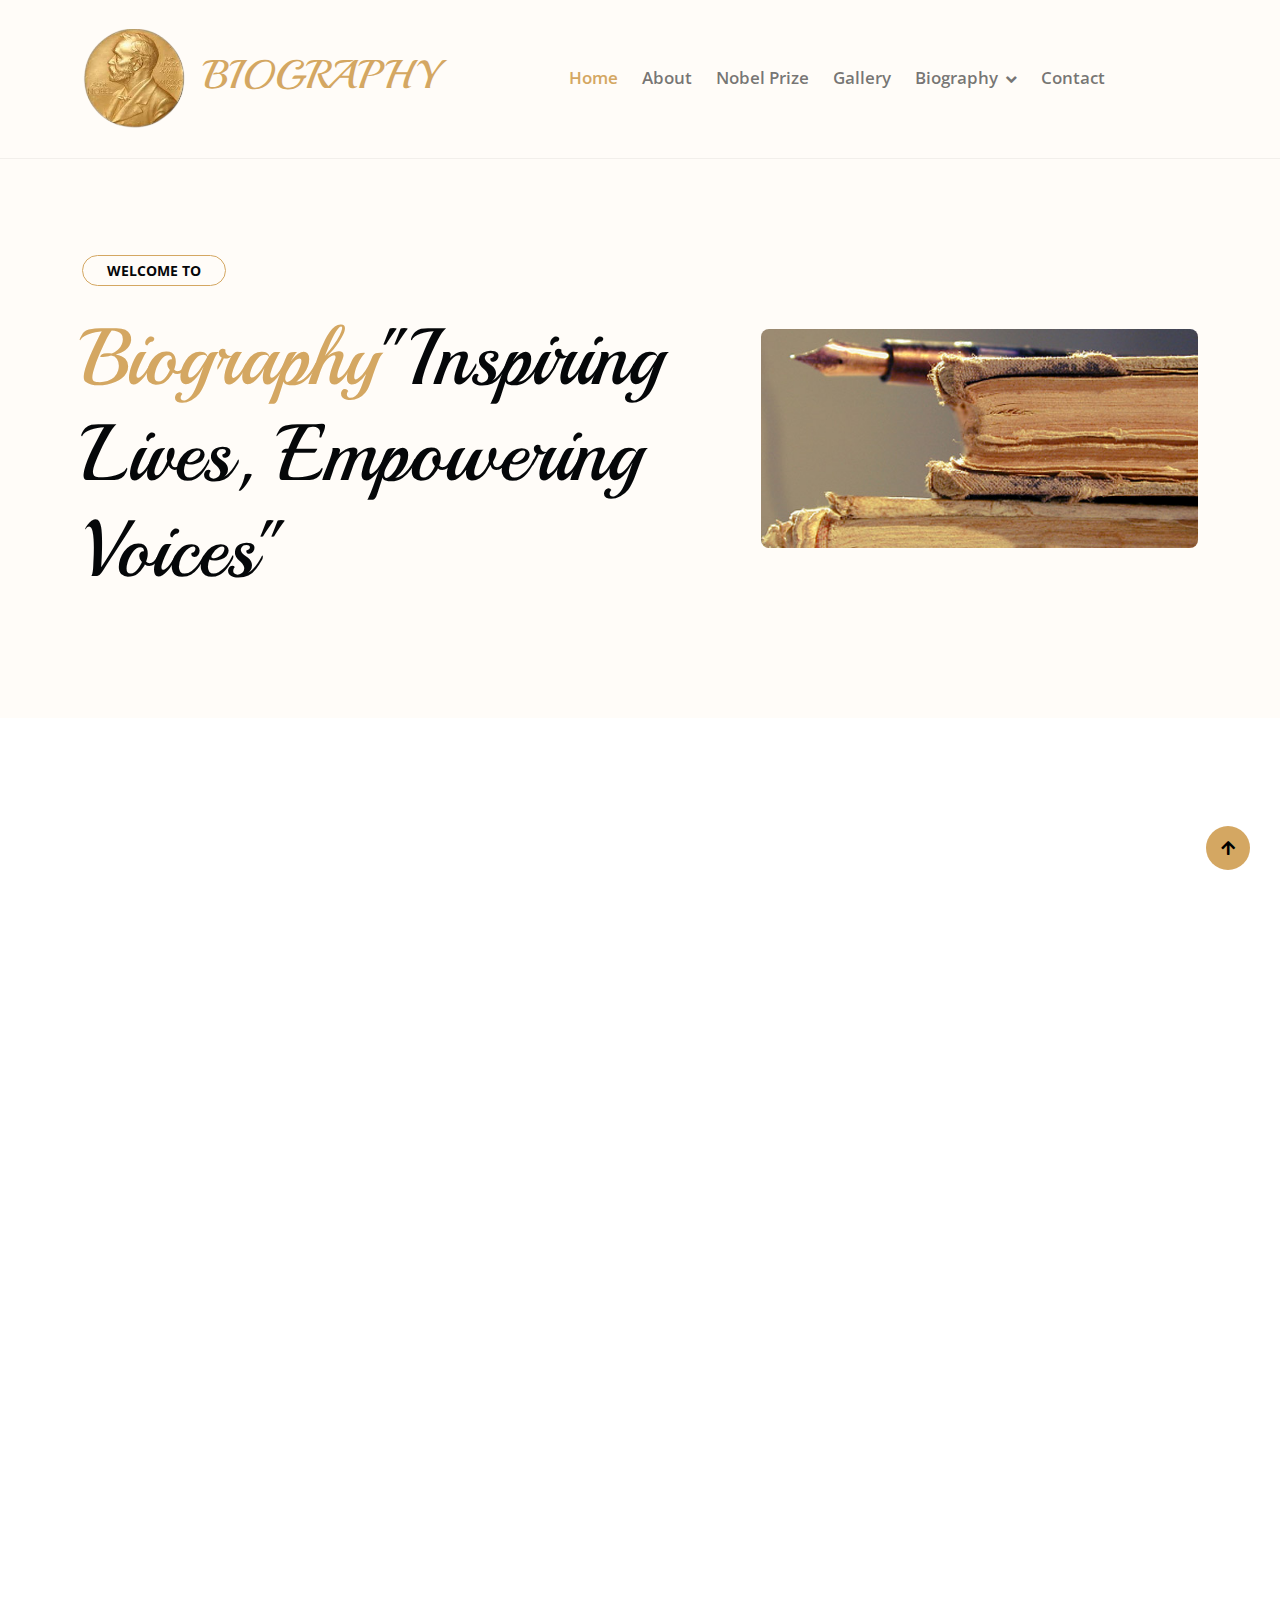
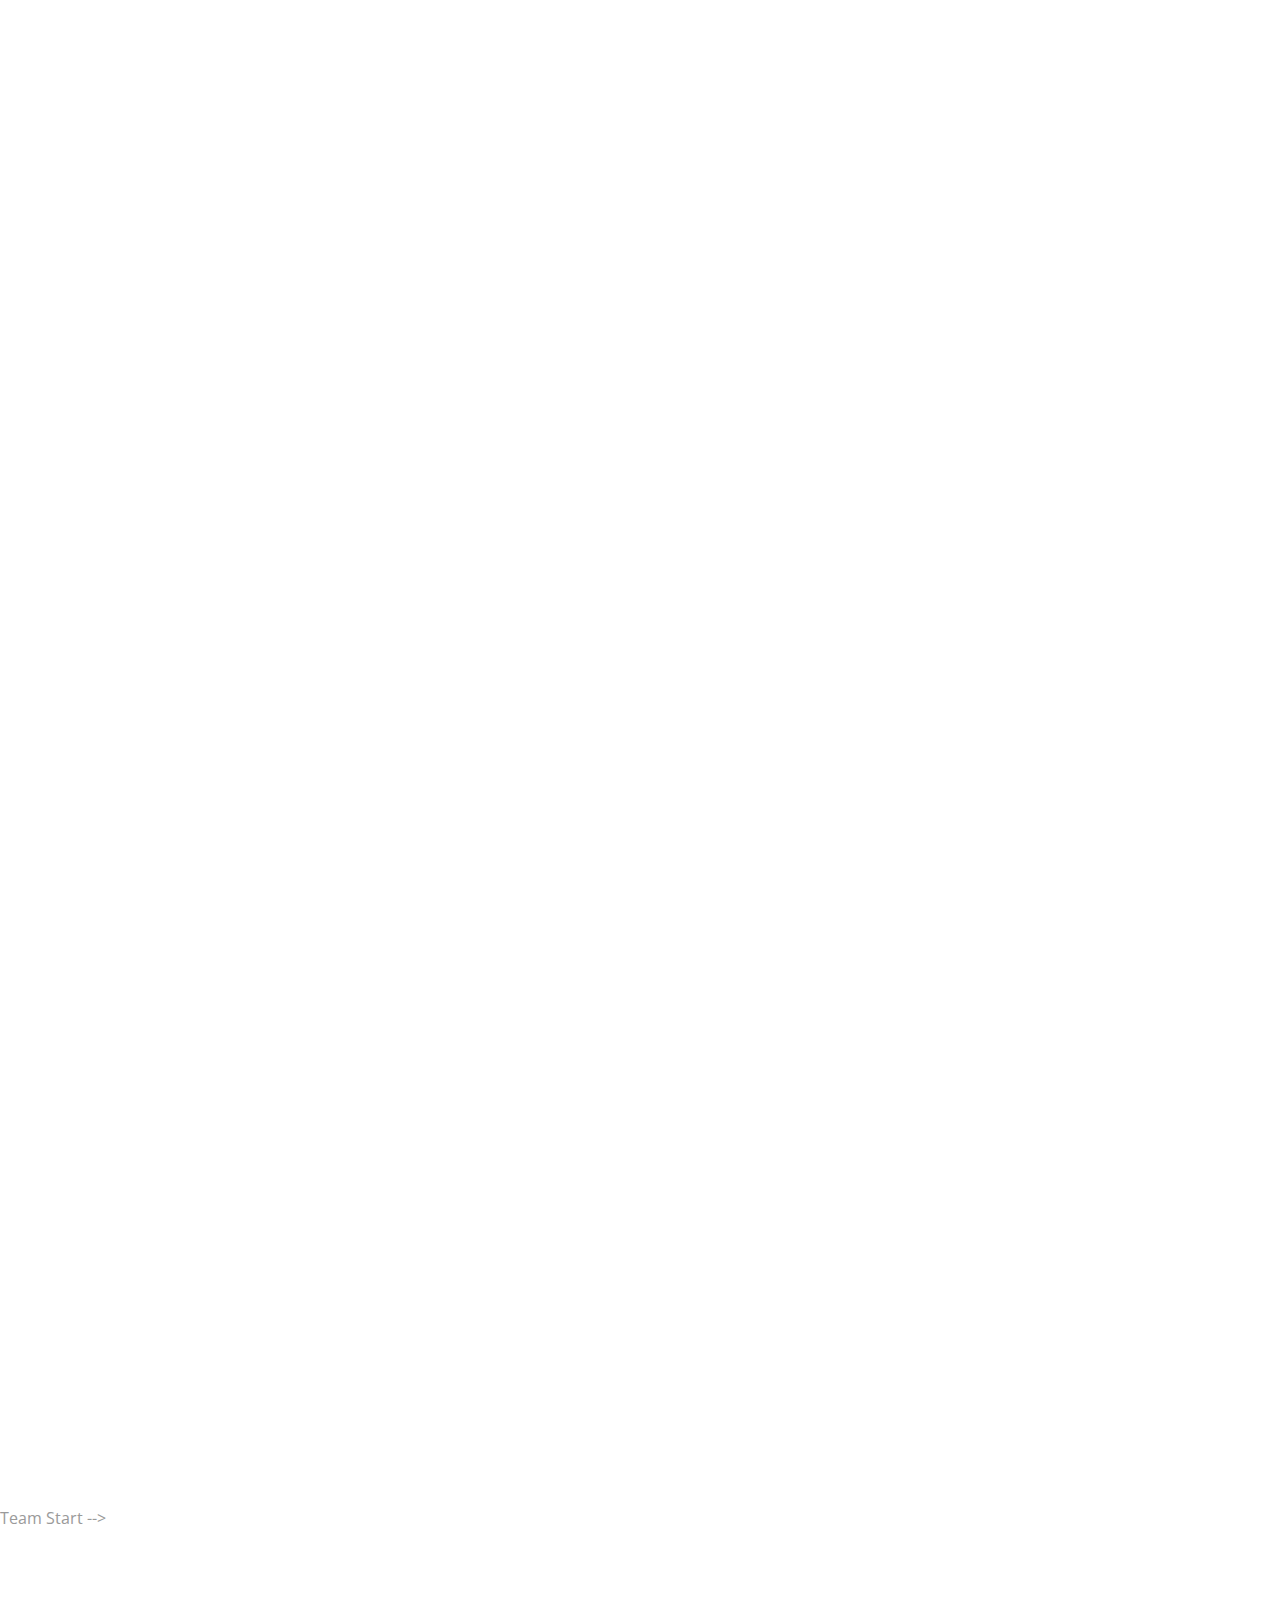
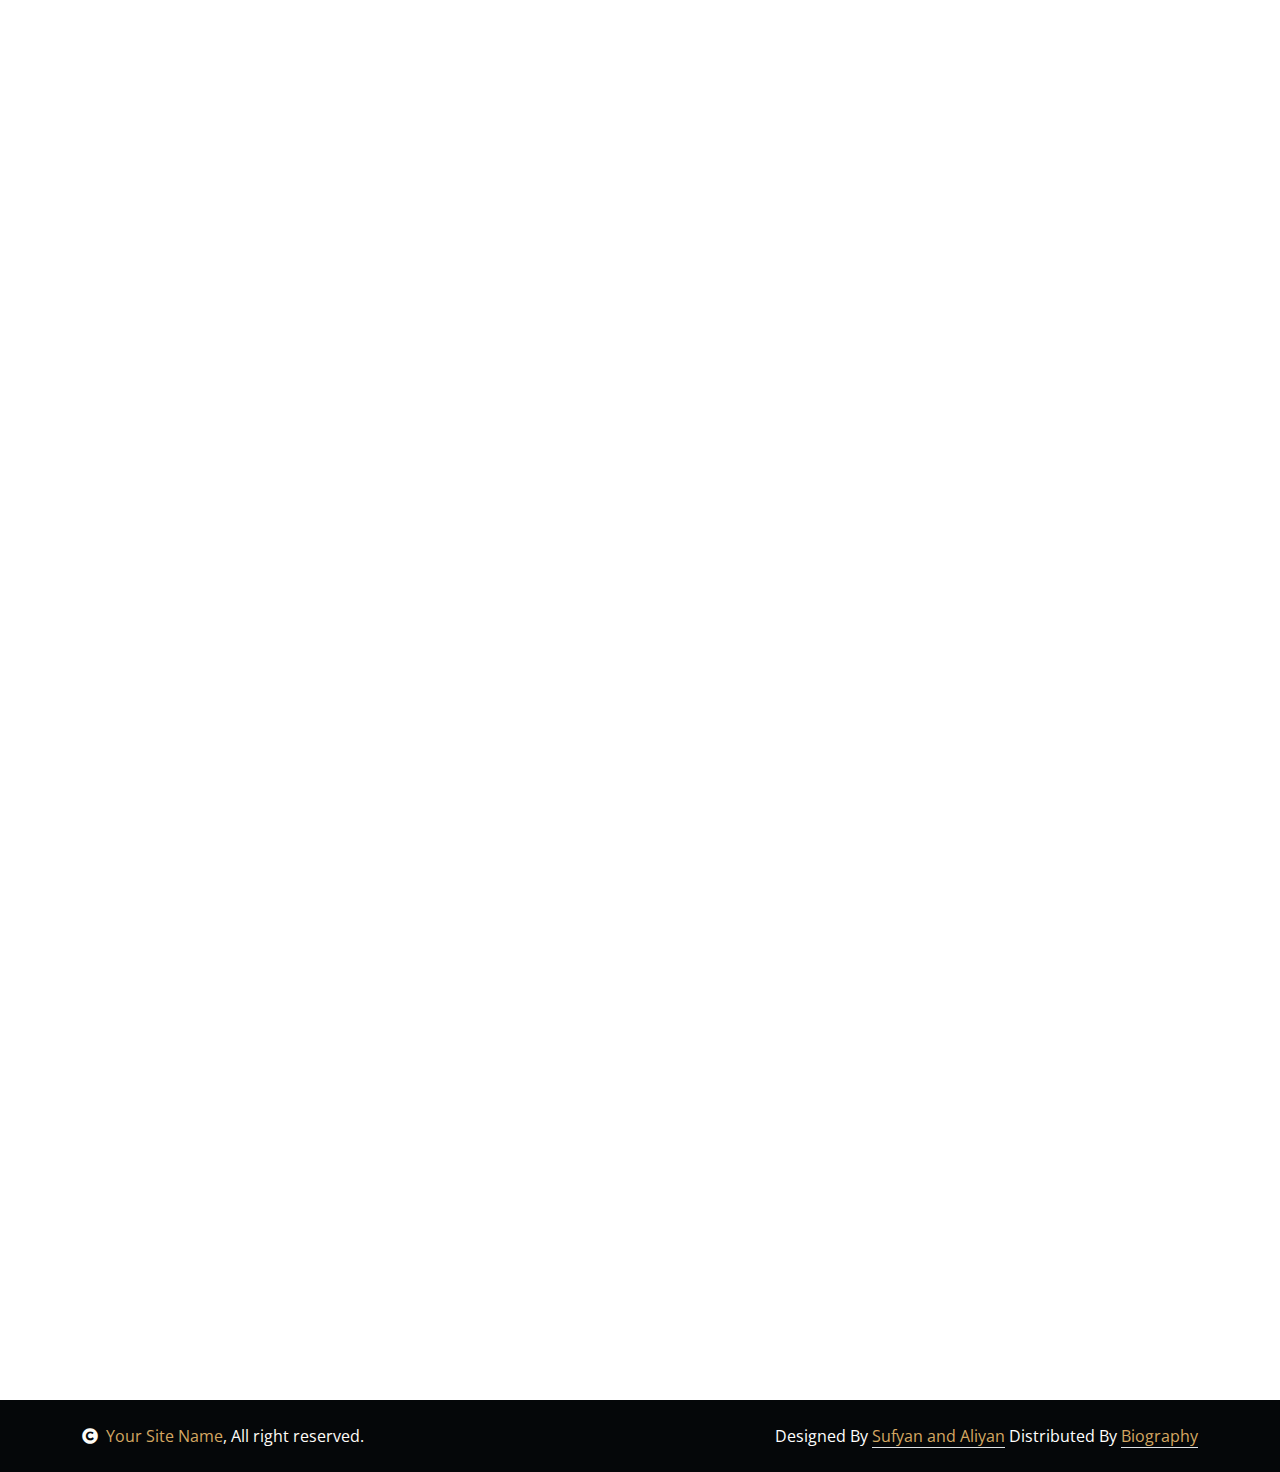
<file: index.html>
<!DOCTYPE html>
<html lang="en">

    <head>
        <meta charset="utf-8">
        <title>Biography</title>
        <meta content="width=device-width, initial-scale=1.0" name="viewport">
        <meta content="" name="keywords">
        <meta content="" name="description">

        <!-- Google Web Fonts -->
        <link rel="preconnect" href="https://fonts.googleapis.com">
        <link rel="preconnect" href="https://fonts.gstatic.com" crossorigin>
        <link href="https://fonts.googleapis.com/css2?family=Open+Sans:wght@400;600&family=Playball&display=swap" rel="stylesheet">

        <!-- Icon Font Stylesheet -->
        <link rel="stylesheet" href="https://use.fontawesome.com/releases/v5.15.4/css/all.css"/>
        <link href="https://cdn.jsdelivr.net/npm/bootstrap-icons@1.4.1/font/bootstrap-icons.css" rel="stylesheet">

        <!-- Libraries Stylesheet -->
        <link href="lib/animate/animate.min.css" rel="stylesheet">
        <link href="lib/lightbox/css/lightbox.min.css" rel="stylesheet">
        <link href="lib/owlcarousel/owl.carousel.min.css" rel="stylesheet">

        <!-- Customized Bootstrap Stylesheet -->
        <link href="css/bootstrap.min.css" rel="stylesheet">

        <!-- Template Stylesheet -->
        <link href="css/style.css" rel="stylesheet">
    </head>

    <body>

        <!-- Spinner Start -->
        <div id="spinner" class="show w-100 vh-100 bg-white position-fixed translate-middle top-50 start-50  d-flex align-items-center justify-content-center">
            <div class="spinner-grow text-primary" role="status"></div>
        </div>
        <!-- Spinner End -->


        <!-- Navbar start -->
        <div class="container-fluid nav-bar m-0 p-0">
            <div class="container ">
                <nav class="navbar navbar-light navbar-expand-lg py-4">
                    <a href="index.html" class="navbar-brand d-flex flex-row align-items-center">
                        <img src="logo.png" alt="logo" style="height: 100px;">
                        <h1 class="nav-link">BIOGRAPHY</h1>
                    </a>
                    <button class="navbar-toggler py-2 px-3" type="button" data-bs-toggle="collapse" data-bs-target="#navbarCollapse">
                        <span class="fa fa-bars text-primary"></span>
                    </button>
                    <div class="collapse navbar-collapse" id="navbarCollapse">
                        <div class="navbar-nav mx-auto">
                            <a href="index.html" class="nav-item nav-link active">Home</a>
                            <a href="about.html" class="nav-item nav-link">About</a>
                            <a href="service.html" class="nav-item nav-link">Nobel Prize</a>
                            <a href="event.html" class="nav-item nav-link">Gallery</a>
                           
                            <div class="nav-item dropdown">
                                <a href="#" class="nav-link dropdown-toggle" data-bs-toggle="dropdown">Biography</a>
                                <div class="dropdown-menu bg-light">
                                    <a href="research.html" class="dropdown-item">Research</a>
                                    <a href="award.html" class="dropdown-item">Awards</a>
                                    <a href="honors.html" class="dropdown-item">Honors</a>
                                  
                                </div>
                            </div>
                            <a href="contact.html" class="nav-item nav-link">Contact</a>
                        </div>
                      
                    </div>
                </nav>
            </div>
        </div>
        <!-- Navbar End -->


        <!-- Modal Search Start -->
        <div class="modal fade" id="searchModal" tabindex="-1" aria-labelledby="exampleModalLabel" aria-hidden="true">
            <div class="modal-dialog modal-fullscreen">
                <div class="modal-content rounded-0">
                    <div class="modal-header">
                        <h5 class="modal-title" id="exampleModalLabel">Search by keyword</h5>
                        <button type="button" class="btn-close" data-bs-dismiss="modal" aria-label="Close"></button>
                    </div>
                    <div class="modal-body d-flex align-items-center">
                        <div class="input-group w-75 mx-auto d-flex">
                            <input type="search" class="form-control bg-transparent p-3" placeholder="keywords" aria-describedby="search-icon-1">
                            <span id="search-icon-1" class="input-group-text p-3"><i class="fa fa-search"></i></span>
                        </div>
                    </div>
                </div>
            </div>
        </div>
        <!-- Modal Search End -->


        <!-- Hero Start -->
        <div class="container-fluid bg-light py-6 my-6 mt-0">
            <div class="container">
                <div class="row g-5 align-items-center">
                    <div class="col-lg-7 col-md-12">
                        <small class="d-inline-block fw-bold text-dark text-uppercase bg-light border border-primary rounded-pill px-4 py-1 mb-4 animated bounceInDown">Welcome to </small>
                        <h1 class="display-1 mb-4 animated bounceInDown"><span class="text-primary">Biography</span>"Inspiring Lives, Empowering Voices"</h1>
              
                    </div>
                    <div class="col-lg-5 col-md-12">
                        <img src="banner-biography.jpg" class="img-fluid rounded animated zoomIn" alt="">
                    </div>
                </div>
            </div>
        </div>
        <!-- Hero End -->


          <!-- About Satrt -->
          <div class="container-fluid py-6">
            <div class="container">
                <div class="text-center wow bounceInUp" data-wow-delay="0.1s">
                    <small class="d-inline-block fw-bold text-dark text-uppercase bg-light border border-primary rounded-pill px-4 py-1 mb-3">Biography</small>
                    <h1 class="display-5 mb-5">Nobel Prize</h1>
                </div>
                <div class="row g-5 align-items-center">
                    <div class="col-lg-5 wow bounceInUp" data-wow-delay="0.1s">
                        <img src="abdus salam.jpg" height="100%" class="img-fluid rounded" alt="">
                    </div>
                    <div class="col-lg-7 wow bounceInUp" data-wow-delay="0.3s">
                        
                        <!-- <small class="d-inline-block fw-bold text-dark text-uppercase bg-light border border-primary rounded-pill px-4 py-1 mb-3">About Us</small> -->
                        <h1 class="display-5 mb-4">Professor Abdus Salam (Nobel Prize in Physics 1979)</h1>
                        <p class="mb-4">Professor Abdus Salam (1926-1996), Nobel Prize in Physics 1979. Nobel Prize-winning theoretical physicist, Abdus Salam, was the first Pakistani
                             huge contribution to the world of science, including here at Imperial College London.</p>
                        <div class="row g-4 text-dark mb-5">
                            <div class="col-sm-6">
                                <i class="fas fa-share text-primary me-2"></i>Nobel Prizes are given each year in six subject areas.
                            </div>
                            <div class="col-sm-6">
                                <i class="fas fa-share text-primary me-2"></i> The areas are physics, chemistry, medicine, literature, peace, and economics.
                            </div>
                            <div class="col-sm-6">
                                <i class="fas fa-share text-primary me-2"></i>The Nobel Prizes are named after Abdus Salam, a Swedish scientist.
                            </div>
                            <div class="col-sm-6">
                                <i class="fas fa-share text-primary me-2"></i>The theory predicted,that weak interaction manifests itself in “neutral weak currents”
                            </div>
                        </div>
                    </div>
                </div>
            </div>
        </div>
       
        <div class="container-fluid py-6">
            <div class="container">
                <div class="row g-5 align-items-center">
                    <div class="col-lg-7 wow bounceInUp" data-wow-delay="0.3s">
                        <!-- <small class="d-inline-block fw-bold text-dark text-uppercase bg-light border border-primary rounded-pill px-4 py-1 mb-3">About Us</small> -->
                        <h1 class="display-5 mb-4">Albert Einstein  (Nobel Prize in Physics 1921)</h1>
                        <p class="mb-4">The 2011 Nobel Prizes are being handed out this week. So far, the prize for physiology or medicine has gone to a trio of researchers who uncovered various aspects of the nature of immunity, and the physics prize has gone to a trio of physicists who
                             discovered in the late 1990s that the expansion of the universe is accelerating</p>
                        <div class="row g-4 text-dark mb-5">
                            <div class="col-sm-6">
                                <i class="fas fa-share text-primary me-2"></i>Einstein was a hard-headed child.
                            </div>
                            <div class="col-sm-6">
                                <i class="fas fa-share text-primary me-2"></i>Young Einstein had a hard time speaking.
                            </div>
                            <div class="col-sm-6">
                                <i class="fas fa-share text-primary me-2"></i>A compass sparked his interest in science.
                            </div>
                            <div class="col-sm-6">
                                <i class="fas fa-share text-primary me-2"></i>Einstein did not pass his college entrance exam.
                            </div>
                        </div>
                        
                    </div>
                    <div class="col-lg-5 wow bounceInUp" data-wow-delay="0.1s">
                        <img src="einstine.jpg" height="100%" class="img-fluid rounded" alt="">
                    </div>
                </div>
            </div>
        </div>
       
       
        <!-- Card End -->

        <!-- Service Start -->
        <div class="container-fluid service py-6">
            <div class="container">
                <div class="text-center wow bounceInUp" data-wow-delay="0.1s">
                    <small class="d-inline-block fw-bold text-dark text-uppercase bg-light border border-primary rounded-pill px-4 py-1 mb-3">Our Services</small>
                    <h1 class="display-5 mb-5">What We Offer</h1>
                </div>
                <div class="row g-4">
                    <div class="col-lg-3 col-md-6 col-sm-12 wow bounceInUp" data-wow-delay="0.1s">
                        <div class="bg-light rounded service-item">
                            <div class="service-content d-flex align-items-center justify-content-center p-4">
                                <div class="service-content-icon text-center">
                                    <i class="fas fa-search fa-7x text-primary mb-4"></i>

                                    <h4 class="mb-3">Interviews and Research</h4>
                                    <p class="mb-4">Conducting interviews with the subject or their associates to gather firsthand accounts and insights into their life and achievements.</p>
                                    <a href="#" class="btn btn-primary px-4 py-2 rounded-pill">Read More</a>
                                </div>
                            </div>
                        </div>
                    </div>
                    <div class="col-lg-3 col-md-6 col-sm-12 wow bounceInUp" data-wow-delay="0.3s">
                        <div class="bg-light rounded service-item">
                            <div class="service-content d-flex align-items-center justify-content-center p-4">
                                <div class="service-content-icon text-center">
                                    <i class="fas fa-trophy fa-7x text-primary mb-4"></i>
                                    <h4 class="mb-3">Awards</h4>
                                    <p class="mb-4">Awards celebrate exceptional achievements and contributions.</p>
                                    <a href="#" class="btn btn-primary px-4 py-2 rounded-pill">Read More</a>
                                </div>
                            </div>
                        </div>
                    </div>
                    <div class="col-lg-3 col-md-6 col-sm-12 wow bounceInUp" data-wow-delay="0.5s">
                        <div class="bg-light rounded service-item">
                            <div class="service-content d-flex align-items-center justify-content-center p-4">
                                <div class="service-content-icon text-center">
                                    <i class="fas fa-medal fa-7x text-primary mb-4"></i>
                                    <h4 class="mb-3">Nobel Prize</h4>
                                    <p class="mb-4">Contrary to popular belief, ipsum is not simply random.The Nobel Prize, established by Alfred Nobel, honors outstanding contributions in Physics, Chemistry, Medicine, Literature, Peace, and Economic Sciences</p>
                                    <a href="#" class="btn btn-primary px-4 py-2 rounded-pill">Read More</a>
                                </div>
                            </div>
                        </div>
                    </div>
                    <div class="col-lg-3 col-md-6 col-sm-12 wow bounceInUp" data-wow-delay="0.7s">
                        <div class="bg-light rounded service-item">
                            <div class="service-content d-flex align-items-center justify-content-center p-4">
                                <div class="service-content-icon text-center">
                                    <i class="fas fa-medal fa-7x text-primary mb-4"></i>
                                    <h4 class="mb-3">Honors</h4>
                                    <p class="mb-4">"Honors celebrate exceptional achievements and contributions.



                                    </p>
                                    <a href="#" class="btn btn-primary px-4 py-2 rounded-pill">Read More</a>
                                </div>
                            </div>
                        </div>
                    </div>
                </div>
            </div>
        </div>
        <!-- Service End -->
        
        Team Start -->
        <!-- <div class="container-fluid team py-6">
            <div class="container">
                <div class="text-center wow bounceInUp" data-wow-delay="0.1s">
                    <small class="d-inline-block fw-bold text-dark text-uppercase bg-light border border-primary rounded-pill px-4 py-1 mb-3">Our Team</small>
                    <h1 class="display-5 mb-5">Developers</h1>
                </div>
                <div class="row g-4">
                    <div class="col-lg-3 col-md-6 wow bounceInUp" data-wow-delay="0.1s">
                        <div class="team-item rounded">
                            <img class="img-fluid rounded-top " src="" alt="">
                            <div class="team-content text-center py-3 bg-dark rounded-bottom">
                                <h4 class="text-primary">Aliyan</h4>
                                
                            </div>
                          
                        </div>
                    </div>
                    <div class="col-lg-3 col-md-6 wow bounceInUp" data-wow-delay="0.3s">
                        <div class="team-item rounded">
                            <img class="img-fluid rounded-top " src="" alt="">
                            <div class="team-content text-center py-3 bg-dark rounded-bottom">
                                <h4 class="text-primary">Sufiyan</h4>
                               
                            </div>
                           
                        </div>
                    </div>
                    <div class="col-lg-3 col-md-6 wow bounceInUp" data-wow-delay="0.5s">
                        <div class="team-item rounded">
                            <img class="img-fluid rounded-top " src=""alt="">
                            <div class="team-content text-center py-3 bg-dark rounded-bottom">
                                <h4 class="text-primary">Azl</h4>
                              
                            </div>
                        
                        </div>
                    </div>
                    <div class="col-lg-3 col-md-6 wow bounceInUp" data-wow-delay="0.7s">
                        <div class="team-item rounded">
                            <img class="img-fluid rounded-top " src="icon.png"style="width:350px; height: 310px;" alt="">
                            <div class="team-content text-center py-3 bg-dark rounded-bottom">
                                <h4 class="text-primary">Rehan</h4>
                               
                            </div>
            
                        </div>
                    </div>
                </div>
            </div>
        </div> -->
        <!-- Team End


        <!-- Testimonial Start -->
        <div class="container-fluid py-6">
            <div class="container">
                <div class="text-center wow bounceInUp" data-wow-delay="0.1s">
                    <small class="d-inline-block fw-bold text-dark text-uppercase bg-light border border-primary rounded-pill px-4 py-1 mb-3">Testimonial</small>
                    <h1 class="display-5 mb-5">Noble Prize</h1>
                </div>
                <div class="owl-carousel owl-theme testimonial-carousel testimonial-carousel-1 mb-4 wow bounceInUp" data-wow-delay="0.1s">
                    <div class="testimonial-item rounded bg-light">
                        <div class="d-flex mb-3">
                            <img src="img/testimonial-1.jpg" class="img-fluid rounded-circle flex-shrink-0" alt="">
                            <div class="position-absolute" style="top: 15px; right: 20px;">
                                <i class="fa fa-quote-right fa-2x"></i>
                            </div>
                            <div class="ps-3 my-auto">
                                <h4 class="mb-0">Biography</h4>
                                <p class="m-0">Profession</p>
                            </div>
                        </div>
                        <div class="testimonial-content">
                            <div class="d-flex">
                                <i class="fas fa-star text-primary"></i>
                                <i class="fas fa-star text-primary"></i>
                                <i class="fas fa-star text-primary"></i>
                                <i class="fas fa-star text-primary"></i>
                                <i class="fas fa-star text-primary"></i>
                            </div>
                            <p class="fs-5 m-0 pt-3">Lorem ipsum dolor sit amet elit, sed do eiusmod tempor ut labore et dolore magna aliqua.</p>
                        </div>
                    </div>
                    <div class="testimonial-item rounded bg-light">
                        <div class="d-flex mb-3">
                            <img src="img/testimonial-2.jpg" class="img-fluid rounded-circle flex-shrink-0" alt="">
                            <div class="position-absolute" style="top: 15px; right: 20px;">
                                <i class="fa fa-quote-right fa-2x"></i>
                            </div>
                            <div class="ps-3 my-auto">
                                <h4 class="mb-0">Biography</h4>
                                <p class="m-0">Profession</p>
                            </div>
                        </div>
                        <div class="testimonial-content">
                            <div class="d-flex">
                                <i class="fas fa-star text-primary"></i>
                                <i class="fas fa-star text-primary"></i>
                                <i class="fas fa-star text-primary"></i>
                                <i class="fas fa-star text-primary"></i>
                                <i class="fas fa-star text-primary"></i>
                            </div>
                            <p class="fs-5 m-0 pt-3">Lorem ipsum dolor sit amet elit, sed do eiusmod tempor ut labore et dolore magna aliqua.</p>
                        </div>
                    </div>
                    <div class="testimonial-item rounded bg-light">
                        <div class="d-flex mb-3">
                            <img src="img/testimonial-3.jpg" class="img-fluid rounded-circle flex-shrink-0" alt="">
                            <div class="position-absolute" style="top: 15px; right: 20px;">
                                <i class="fa fa-quote-right fa-2x"></i>
                            </div>
                            <div class="ps-3 my-auto">
                                <h4 class="mb-0">Biography</h4>
                                <p class="m-0">Profession</p>
                            </div>
                        </div>
                        <div class="testimonial-content">
                            <div class="d-flex">
                                <i class="fas fa-star text-primary"></i>
                                <i class="fas fa-star text-primary"></i>
                                <i class="fas fa-star text-primary"></i>
                                <i class="fas fa-star text-primary"></i>
                                <i class="fas fa-star text-primary"></i>
                            </div>
                            <p class="fs-5 m-0 pt-3">Lorem ipsum dolor sit amet elit, sed do eiusmod tempor ut labore et dolore magna aliqua.</p>
                        </div>
                    </div>
                    <div class="testimonial-item rounded bg-light">
                        <div class="d-flex mb-3">
                            <img src="img/testimonial-4.jpg" class="img-fluid rounded-circle flex-shrink-0" alt="">
                            <div class="position-absolute" style="top: 15px; right: 20px;">
                                <i class="fa fa-quote-right fa-2x"></i>
                            </div>
                            <div class="ps-3 my-auto">
                                <h4 class="mb-0">Biography</h4>
                                <p class="m-0">Profession</p>
                            </div>
                        </div>
                        <div class="testimonial-content">
                            <div class="d-flex">
                                <i class="fas fa-star text-primary"></i>
                                <i class="fas fa-star text-primary"></i>
                                <i class="fas fa-star text-primary"></i>
                                <i class="fas fa-star text-primary"></i>
                                <i class="fas fa-star text-primary"></i>
                            </div>
                            <p class="fs-5 m-0 pt-3">Lorem ipsum dolor sit amet elit, sed do eiusmod tempor ut labore et dolore magna aliqua.</p>
                        </div>
                    </div>
                </div>
                <div class="owl-carousel testimonial-carousel testimonial-carousel-2 wow bounceInUp" data-wow-delay="0.3s">
                    <div class="testimonial-item rounded bg-light">
                        <div class="d-flex mb-3">
                            <img src="img/testimonial-1.jpg" class="img-fluid rounded-circle flex-shrink-0" alt="">
                            <div class="position-absolute" style="top: 15px; right: 20px;">
                                <i class="fa fa-quote-right fa-2x"></i>
                            </div>
                            <div class="ps-3 my-auto">
                                <h4 class="mb-0">Biography</h4>
                                <p class="m-0">Profession</p>
                            </div>
                        </div>
                        <div class="testimonial-content">
                            <div class="d-flex">
                                <i class="fas fa-star text-primary"></i>
                                <i class="fas fa-star text-primary"></i>
                                <i class="fas fa-star text-primary"></i>
                                <i class="fas fa-star text-primary"></i>
                                <i class="fas fa-star text-primary"></i>
                            </div>
                            <p class="fs-5 m-0 pt-3">Lorem ipsum dolor sit amet elit, sed do eiusmod tempor ut labore et dolore magna aliqua.</p>
                        </div>
                    </div>
                    <div class="testimonial-item rounded bg-light">
                        <div class="d-flex mb-3">
                            <img src="img/testimonial-2.jpg" class="img-fluid rounded-circle flex-shrink-0" alt="">
                            <div class="position-absolute" style="top: 15px; right: 20px;">
                                <i class="fa fa-quote-right fa-2x"></i>
                            </div>
                            <div class="ps-3 my-auto">
                                <h4 class="mb-0">Biography</h4>
                                <p class="m-0">Profession</p>
                            </div>
                        </div>
                        <div class="testimonial-content">
                            <div class="d-flex">
                                <i class="fas fa-star text-primary"></i>
                                <i class="fas fa-star text-primary"></i>
                                <i class="fas fa-star text-primary"></i>
                                <i class="fas fa-star text-primary"></i>
                                <i class="fas fa-star text-primary"></i>
                            </div>
                            <p class="fs-5 m-0 pt-3">Lorem ipsum dolor sit amet elit, sed do eiusmod tempor ut labore et dolore magna aliqua.</p>
                        </div>
                    </div>
                    <div class="testimonial-item rounded bg-light">
                        <div class="d-flex mb-3">
                            <img src="img/testimonial-3.jpg" class="img-fluid rounded-circle flex-shrink-0" alt="">
                            <div class="position-absolute" style="top: 15px; right: 20px;">
                                <i class="fa fa-quote-right fa-2x"></i>
                            </div>
                            <div class="ps-3 my-auto">
                                <h4 class="mb-0">Biography</h4>
                                <p class="m-0">Profession</p>
                            </div>
                        </div>
                        <div class="testimonial-content">
                            <div class="d-flex">
                                <i class="fas fa-star text-primary"></i>
                                <i class="fas fa-star text-primary"></i>
                                <i class="fas fa-star text-primary"></i>
                                <i class="fas fa-star text-primary"></i>
                                <i class="fas fa-star text-primary"></i>
                            </div>
                            <p class="fs-5 m-0 pt-3">Lorem ipsum dolor sit amet elit, sed do eiusmod tempor ut labore et dolore magna aliqua.</p>
                        </div>
                    </div>
                    <div class="testimonial-item rounded bg-light">
                        <div class="d-flex mb-3">
                            <img src="img/testimonial-4.jpg" class="img-fluid rounded-circle flex-shrink-0" alt="">
                            <div class="position-absolute" style="top: 15px; right: 20px;">
                                <i class="fa fa-quote-right fa-2x"></i>
                            </div>
                            <div class="ps-3 my-auto">
                                <h4 class="mb-0">Biography</h4>
                                <p class="m-0">Profession</p>
                            </div>
                        </div>
                        <div class="testimonial-content">
                            <div class="d-flex">
                                <i class="fas fa-star text-primary"></i>
                                <i class="fas fa-star text-primary"></i>
                                <i class="fas fa-star text-primary"></i>
                                <i class="fas fa-star text-primary"></i>
                                <i class="fas fa-star text-primary"></i>
                            </div>
                            <p class="fs-5 m-0 pt-3">Lorem ipsum dolor sit amet elit, sed do eiusmod tempor ut labore et dolore magna aliqua.</p>
                        </div>
                    </div>
                </div>
            </div>
        </div>
        <!-- Testimonial End -->




        <!-- Footer Start -->
        <div class="container-fluid footer py-6 my-6 mb-0 bg-light wow bounceInUp" data-wow-delay="0.1s">
            <div class="container">
                <div class="row">
                    <div class="col-lg-3 col-md-6">
                        <div class="footer-item">
                            <h1 class="text-primary">Bio<span class="text-dark">graphy</span></h1>
                            <p class="lh-lg mb-4">Explore the life stories of influential figures through concise biographies and insightful narratives.</p>
                            <div class="footer-icon d-flex">
                                <a class="btn btn-primary btn-sm-square me-2 rounded-circle" href="https://www.facebook.com/login/?next=https%3A%2F%2Fwww.facebook.com%2F"><i class="fab fa-facebook-f"></i></a>
                                <a href="https://www.instagram.com/" class="btn btn-primary btn-sm-square me-2 rounded-circle"><i class="fab fa-instagram"></i></a>
                                <a href="https://pk.linkedin.com/" class="btn btn-primary btn-sm-square rounded-circle"><i class="fab fa-linkedin-in"></i></a>
                            </div>
                        </div>
                    </div>
                    <div class="col-lg-3 col-md-6">
                        <div class="footer-item">
                            <h4 class="mb-4">Site Maps</h4>
                            <div class="d-flex flex-column align-items-start">
                                <a class="text-body mb-3" href="index.html"><i class="fa fa-check text-primary me-2"></i>Home</a>
                                <a class="text-body mb-3" href="about.html"><i class="fa fa-check text-primary me-2"></i>About</a>
                                <a class="text-body mb-3" href="service.html"><i class="fa fa-check text-primary me-2"></i>Nobel Prize</a>
                                <a class="text-body mb-3" href="event.html"><i class="fa fa-check text-primary me-2"></i>our</a>
                                <a class="text-body mb-3" href="contact.html"><i class="fa fa-check text-primary me-2"></i>Contact</a>
                            </div>
                        </div>
                    </div>
                    <div class="col-lg-3 col-md-6">
                        <div class="footer-item">
                            <h4 class="mb-4">Contact Us</h4>
                            <div class="d-flex flex-column align-items-start">
                                <p><i class="fa fa-map-marker-alt text-primary me-2"></i> Aptech North Nazimabad</p>
                                <p><i class="fa fa-phone-alt text-primary me-2"></i>  (021) 36630102</p>
                                <p><i class="fas fa-envelope text-primary me-2"></i> aptech@north.edu.pk</p>
                                <p><i class="fa fa-clock text-primary me-2"></i>SD-1, Block A North Nazimabad Town, Karachi, 74700</p>
                            </div>
                        </div>
                    </div>
                    <div class="col-lg-3 col-md-6">
                        <div class="footer-item">
                            <h4 class="mb-4">Map</h4>
                            <iframe src="https://www.google.com/maps/embed?pb=!1m14!1m12!1m3!1d14472.52453252531!2d67.03455600000001!3d24.927602299999997!2m3!1f0!2f0!3f0!3m2!1i1024!2i768!4f13.1!5e0!3m2!1sen!2s!4v1721820023984!5m2!1sen!2s" style="border:0;" allowfullscreen="" loading="lazy" referrerpolicy="no-referrer-when-downgrade"></iframe>
                        </div>
                    </div>
                </div>
            </div>
        </div>
        <!-- Footer End -->


        <!-- Copyright Start -->
        <div class="container-fluid copyright bg-dark py-4">
            <div class="container">
                <div class="row">
                    <div class="col-md-6 text-center text-md-start mb-3 mb-md-0">
                        <span class="text-light"><a href="#"><i class="fas fa-copyright text-light me-2"></i>Your Site Name</a>, All right reserved.</span>
                    </div>
                    <div class="col-md-6 my-auto text-center text-md-end text-white">
                        <!--/*** This template is free as long as you keep the below author’s credit link/attribution link/backlink. ***/-->
                        <!--/*** If you'd like to use the template without the below author’s credit link/attribution link/backlink, ***/-->
                        <!--/*** you can purchase the Credit Removal License from "https://htmlcodex.com/credit-removal". ***/-->
                        Designed By <a class="border-bottom" href="https://htmlcodex.com">Sufyan and Aliyan</a> Distributed By <a class="border-bottom" href="https://themewagon.com">Biography</a>
                    </div>
                </div>
            </div>
        </div>
        <!-- Copyright End -->


        <!-- Back to Top -->
        <a href="#" class="btn btn-md-square btn-primary rounded-circle back-to-top"><i class="fa fa-arrow-up"></i></a>   

        
        <!-- JavaScript Libraries -->
        <script src="https://ajax.googleapis.com/ajax/libs/jquery/1.12.4/jquery.min.js"></script>
        <script src="https://cdn.jsdelivr.net/npm/bootstrap@5.0.0/dist/js/bootstrap.bundle.min.js"></script>
        <script src="lib/wow/wow.min.js"></script>
        <script src="lib/easing/easing.min.js"></script>
        <script src="lib/waypoints/waypoints.min.js"></script>
        <script src="lib/counterup/counterup.min.js"></script>
        <script src="lib/lightbox/js/lightbox.min.js"></script>
        <script src="lib/owlcarousel/owl.carousel.min.js"></script>

        <!-- Template Javascript -->
        <script src="js/main.js"></script>
    </body>
</html>
</file>
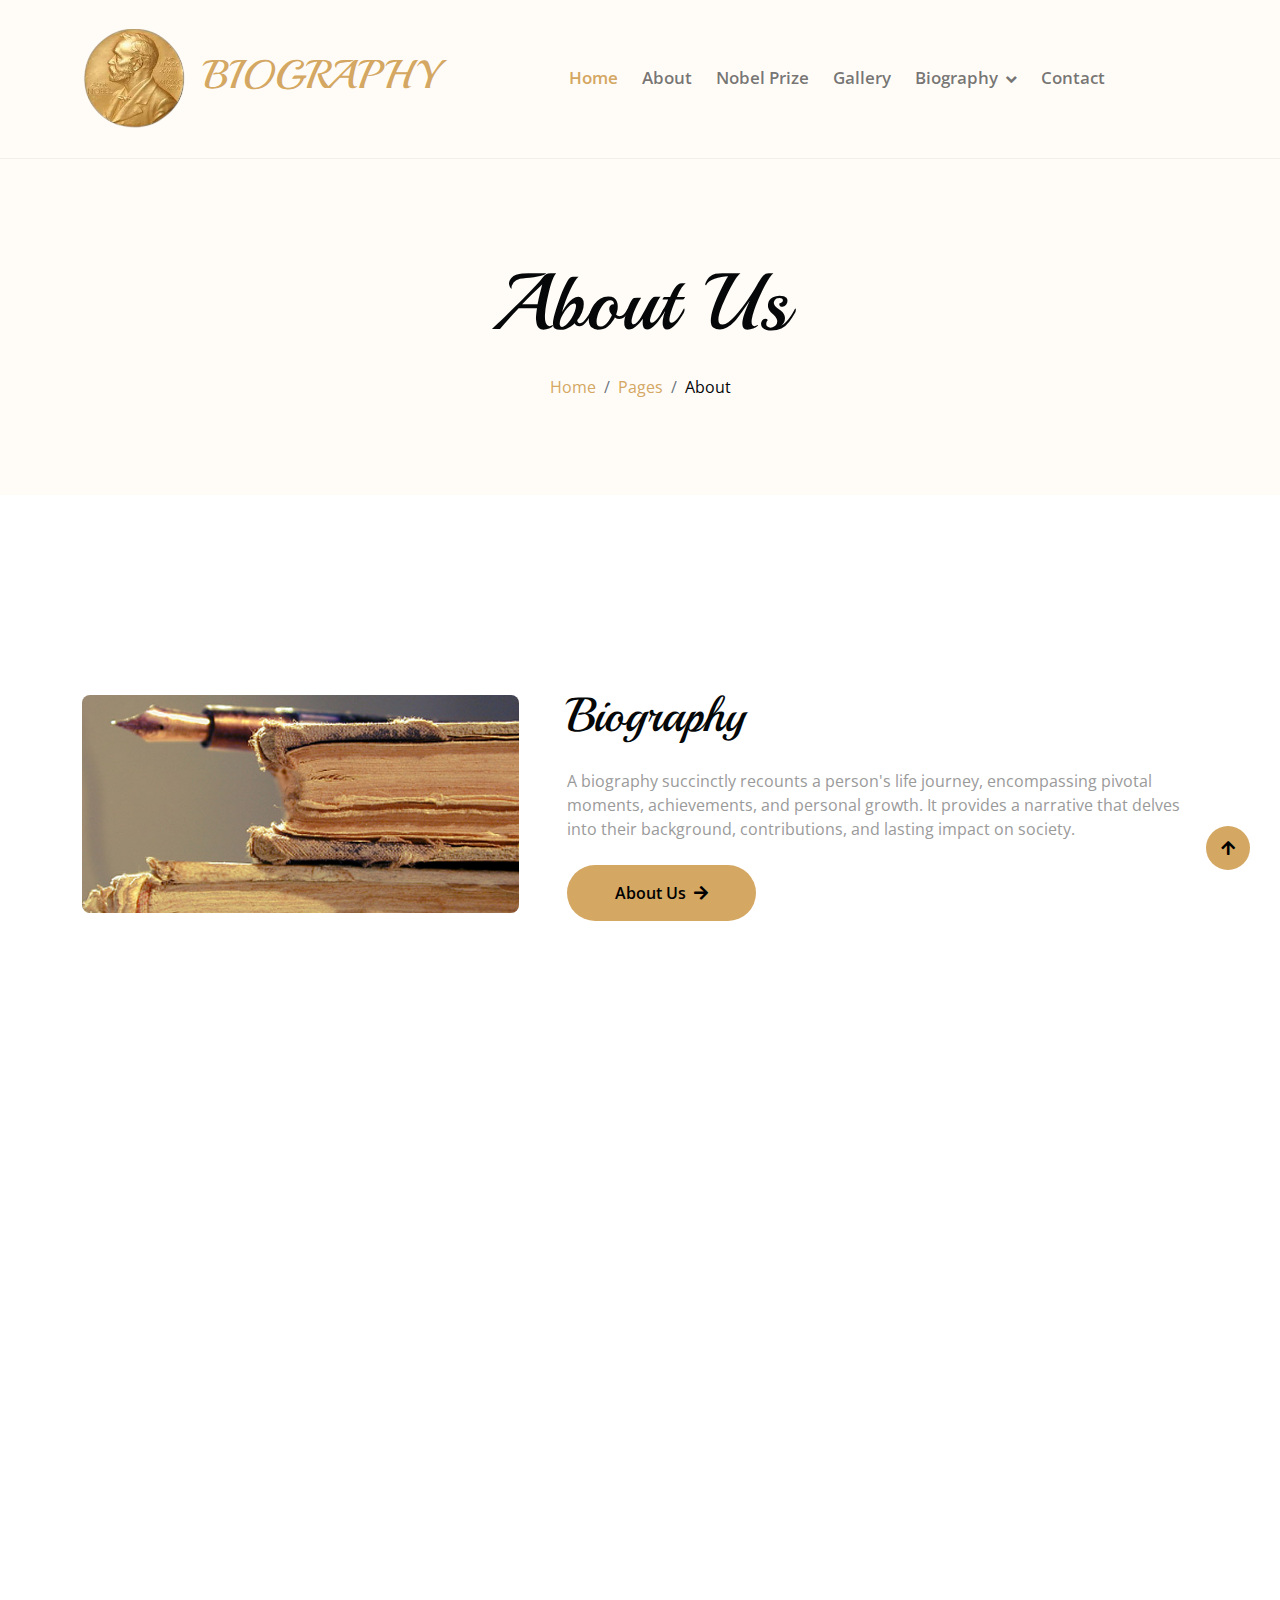
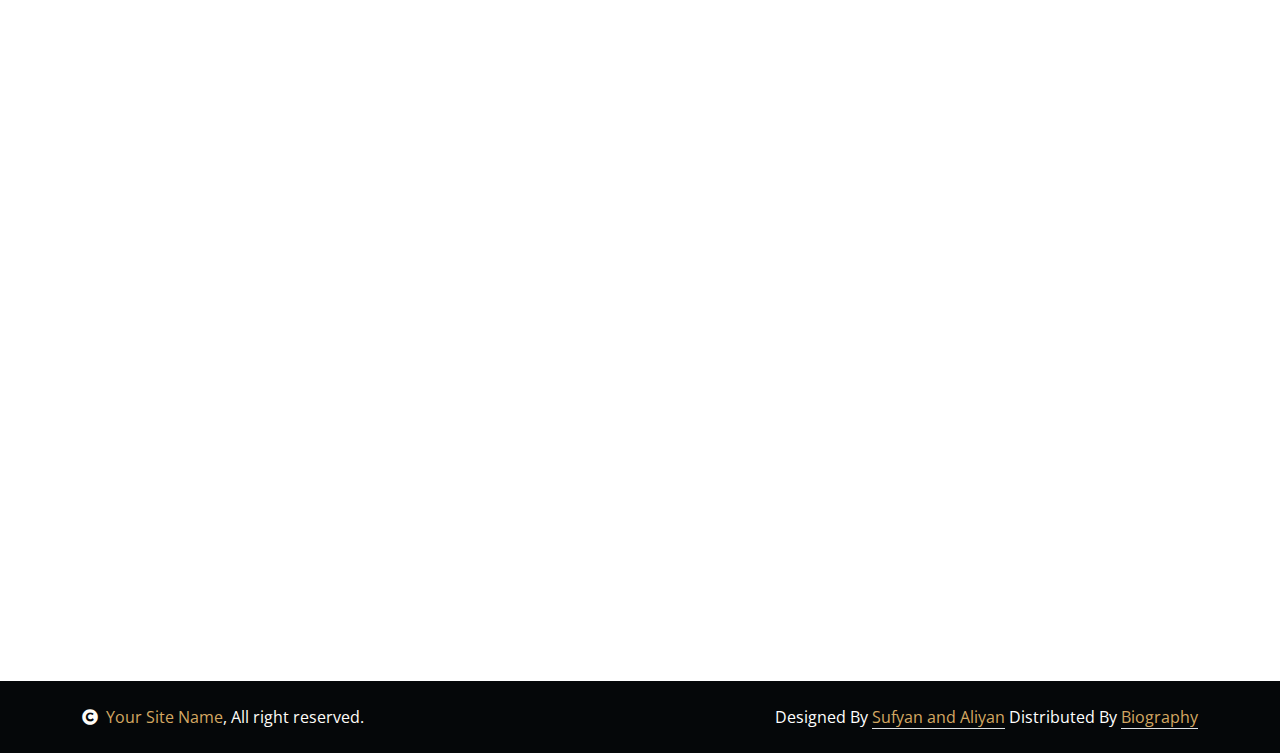
<file: about.html>
<!DOCTYPE html>
<html lang="en">

    <head>
        <meta charset="utf-8">
        <title>Biography</title>
        <meta content="width=device-width, initial-scale=1.0" name="viewport">
        <meta content="" name="keywords">
        <meta content="" name="description">

        <!-- Google Web Fonts -->
        <link rel="preconnect" href="https://fonts.googleapis.com">
        <link rel="preconnect" href="https://fonts.gstatic.com" crossorigin>
        <link href="https://fonts.googleapis.com/css2?family=Open+Sans:wght@400;600&family=Playball&display=swap" rel="stylesheet">

        <!-- Icon Font Stylesheet -->
        <link rel="stylesheet" href="https://use.fontawesome.com/releases/v5.15.4/css/all.css"/>
        <link href="https://cdn.jsdelivr.net/npm/bootstrap-icons@1.4.1/font/bootstrap-icons.css" rel="stylesheet">

        <!-- Libraries Stylesheet -->
        <link href="lib/animate/animate.min.css" rel="stylesheet">
        <link href="lib/lightbox/css/lightbox.min.css" rel="stylesheet">
        <link href="lib/owlcarousel/owl.carousel.min.css" rel="stylesheet">

        <!-- Customized Bootstrap Stylesheet -->
        <link href="css/bootstrap.min.css" rel="stylesheet">

        <!-- Template Stylesheet -->
        <link href="css/style.css" rel="stylesheet">
    </head>

    <body>

        <!-- Spinner Start -->
        <div id="spinner" class="show w-100 vh-100 bg-white position-fixed translate-middle top-50 start-50  d-flex align-items-center justify-content-center">
            <div class="spinner-grow text-primary" role="status"></div>
        </div>
        <!-- Spinner End -->


        <!-- Navbar start -->
        <div class="container-fluid nav-bar m-0 p-0">
            <div class="container ">
                <nav class="navbar navbar-light navbar-expand-lg py-4">
                    <a href="index.html" class="navbar-brand d-flex flex-row align-items-center">
                        <img src="logo.png" alt="logo" style="height: 100px;">
                        <h1 class="nav-link">BIOGRAPHY</h1>
                    </a>
                    <button class="navbar-toggler py-2 px-3" type="button" data-bs-toggle="collapse" data-bs-target="#navbarCollapse">
                        <span class="fa fa-bars text-primary"></span>
                    </button>
                    <div class="collapse navbar-collapse" id="navbarCollapse">
                        <div class="navbar-nav mx-auto">
                            <a href="index.html" class="nav-item nav-link active">Home</a>
                            <a href="about.html" class="nav-item nav-link">About</a>
                            <a href="service.html" class="nav-item nav-link">Nobel Prize</a>
                            <a href="event.html" class="nav-item nav-link">Gallery</a>
                           
                            <div class="nav-item dropdown">
                                <a href="#" class="nav-link dropdown-toggle" data-bs-toggle="dropdown">Biography</a>
                                <div class="dropdown-menu bg-light">
                                    <a href="research.html" class="dropdown-item">Research</a>
                                    <a href="award.html" class="dropdown-item">Awards</a>
                                    <a href="honors.html" class="dropdown-item">Honors</a>
                                  
                                </div>
                            </div>
                            <a href="contact.html" class="nav-item nav-link">Contact</a>
                        </div>
                      
                    </div>
                </nav>
            </div>
        </div>
        <!-- Navbar End -->


        <!-- Modal Search Start -->
        <div class="modal fade" id="searchModal" tabindex="-1" aria-labelledby="exampleModalLabel" aria-hidden="true">
            <div class="modal-dialog modal-fullscreen">
                <div class="modal-content rounded-0">
                    <div class="modal-header">
                        <h5 class="modal-title" id="exampleModalLabel">Search by keyword</h5>
                        <button type="button" class="btn-close" data-bs-dismiss="modal" aria-label="Close"></button>
                    </div>
                    <div class="modal-body d-flex align-items-center">
                        <div class="input-group w-75 mx-auto d-flex">
                            <input type="search" class="form-control bg-transparent p-3" placeholder="keywords" aria-describedby="search-icon-1">
                            <span id="search-icon-1" class="input-group-text p-3"><i class="fa fa-search"></i></span>
                        </div>
                    </div>
                </div>
            </div>
        </div>
        <!-- Modal Search End -->


        <!-- Hero Start -->
        <div class="container-fluid bg-light py-6 my-6 mt-0">
            <div class="container text-center animated bounceInDown">
                <h1 class="display-1 mb-4">About Us</h1>
                <ol class="breadcrumb justify-content-center mb-0 animated bounceInDown">
                    <li class="breadcrumb-item"><a href="#">Home</a></li>
                    <li class="breadcrumb-item"><a href="#">Pages</a></li>
                    <li class="breadcrumb-item text-dark" aria-current="page">About</li>
                </ol>
            </div>
        </div>
        <!-- Hero End -->


        <!-- About Satrt -->
        <div class="container-fluid py-6">
            <div class="container">
             
                <div class="row g-5 align-items-center">
                    <div class="col-lg-5 wow bounceInUp" data-wow-delay="0.1s">
                        <img src="banner-biography.jpg" height="100%" class="img-fluid rounded" alt="">
                    </div>
                    <div class="col-lg-7 wow bounceInUp" data-wow-delay="0.3s">
                       
                        <h1 class="display-5 mb-4">Biography</h1>
                        <p class="mb-4">A biography succinctly recounts a person's life journey, encompassing pivotal moments, achievements, and personal growth. It provides a narrative that delves into their background, contributions, and lasting impact on society.</p>
                       
                        <a href="" class="btn btn-primary py-3 px-5 rounded-pill">About Us<i class="fas fa-arrow-right ps-2"></i></a>
                    </div>
                </div>
            </div>
        </div>
        <!-- About End -->


      
      


        <!-- Team Start -->
    
        <div class="container-fluid team py-6">
            <div class="container">
                <div class="text-center wow bounceInUp" data-wow-delay="0.1s">
                    <small class="d-inline-block fw-bold text-dark text-uppercase bg-light border border-primary rounded-pill px-4 py-1 mb-3">Our Team</small>
                    <h1 class="display-5 mb-5">Developers</h1>
                </div>
                <div class="row g-4">
                    <div class="col-lg-3 col-md-6 wow bounceInUp" data-wow-delay="0.1s">
                        <div class="team-item rounded">
                            <img class="img-fluid rounded-top " src="aliyan.jpg"style="width:350px; height: 310px;" alt="">
                            <div class="team-content text-center py-3 bg-dark rounded-bottom">
                                <h4 class="text-primary">Aliyan</h4>
                                
                            </div>
                          
                        </div>
                    </div>
                    <div class="col-lg-3 col-md-6 wow bounceInUp" data-wow-delay="0.3s">
                        <div class="team-item rounded">
                            <img class="img-fluid rounded-top " src="PXL_20240715_133347937.PORTRAIT.jpg" style="width:320px; height: 310px;" alt="">
                            <div class="team-content text-center py-3 bg-dark rounded-bottom">
                                <h4 class="text-primary">Sufiyan</h4>
                               
                            </div>
                           
                        </div>
                    </div>
                    <div class="col-lg-3 col-md-6 wow bounceInUp" data-wow-delay="0.5s">
                        <div class="team-item rounded">
                            <img class="img-fluid rounded-top " src="icon.png"style="width:350px; height: 310px;" alt="">
                            <div class="team-content text-center py-3 bg-dark rounded-bottom">
                                <h4 class="text-primary">Azlan</h4>
                              
                            </div>
                        
                        </div>
                    </div>
                    <div class="col-lg-3 col-md-6 wow bounceInUp" data-wow-delay="0.7s">
                        <div class="team-item rounded">
                            <img class="img-fluid rounded-top " src="icon.png"style="width:350px; height: 310px;" alt="">
                            <div class="team-content text-center py-3 bg-dark rounded-bottom">
                                <h4 class="text-primary">Rehan</h4>
                               
                            </div>
            
                        </div>
                    </div>
                </div>
            </div>
        </div>
        <!-- Team End -->
      


        <!-- Footer Start -->
        <div class="container-fluid footer py-6 my-6 mb-0 bg-light wow bounceInUp" data-wow-delay="0.1s">
            <div class="container">
                <div class="row">
                    <div class="col-lg-3 col-md-6">
                        <div class="footer-item">
                            <h1 class="text-primary">Bio<span class="text-dark">graphy</span></h1>
                            <p class="lh-lg mb-4">Explore the life stories of influential figures through concise biographies and insightful narratives.</p>
                            <div class="footer-icon d-flex">
                                <a class="btn btn-primary btn-sm-square me-2 rounded-circle" href="https://www.facebook.com/login/?next=https%3A%2F%2Fwww.facebook.com%2F"><i class="fab fa-facebook-f"></i></a>
                                <a href="https://www.instagram.com/" class="btn btn-primary btn-sm-square me-2 rounded-circle"><i class="fab fa-instagram"></i></a>
                                <a href="https://pk.linkedin.com/" class="btn btn-primary btn-sm-square rounded-circle"><i class="fab fa-linkedin-in"></i></a>
                            </div>
                        </div>
                    </div>
                    <div class="col-lg-3 col-md-6">
                        <div class="footer-item">
                            <h4 class="mb-4">Site Maps</h4>
                            <div class="d-flex flex-column align-items-start">
                                <a class="text-body mb-3" href="index.html"><i class="fa fa-check text-primary me-2"></i>Home</a>
                                <a class="text-body mb-3" href="about.html"><i class="fa fa-check text-primary me-2"></i>About</a>
                                <a class="text-body mb-3" href="service.html"><i class="fa fa-check text-primary me-2"></i>Nobel Prize</a>
                                <a class="text-body mb-3" href="event.html"><i class="fa fa-check text-primary me-2"></i>Gallery</a>
                                <a class="text-body mb-3" href="contact.html"><i class="fa fa-check text-primary me-2"></i>Contact</a>
                            </div>
                        </div>
                    </div>
                    <div class="col-lg-3 col-md-6">
                        <div class="footer-item">
                            <h4 class="mb-4">Contact Us</h4>
                            <div class="d-flex flex-column align-items-start">
                                <p><i class="fa fa-map-marker-alt text-primary me-2"></i> Aptech North Nazimabad</p>
                                <p><i class="fa fa-phone-alt text-primary me-2"></i>  (021) 36630102</p>
                                <p><i class="fas fa-envelope text-primary me-2"></i> aptech@north.edu.pk</p>
                                <p><i class="fa fa-clock text-primary me-2"></i>SD-1, Block A North Nazimabad Town, Karachi, 74700</p>
                            </div>
                        </div>
                    </div>
                    <div class="col-lg-3 col-md-6">
                        <div class="footer-item">
                            <h4 class="mb-4">Map</h4>
                            <iframe src="https://www.google.com/maps/embed?pb=!1m14!1m12!1m3!1d14472.52453252531!2d67.03455600000001!3d24.927602299999997!2m3!1f0!2f0!3f0!3m2!1i1024!2i768!4f13.1!5e0!3m2!1sen!2s!4v1721820023984!5m2!1sen!2s" style="border:0;" allowfullscreen="" loading="lazy" referrerpolicy="no-referrer-when-downgrade"></iframe>
                        </div>
                    </div>
                </div>
            </div>
        </div>
        <!-- Footer End -->


        <!-- Copyright Start -->
        <div class="container-fluid copyright bg-dark py-4">
            <div class="container">
                <div class="row">
                    <div class="col-md-6 text-center text-md-start mb-3 mb-md-0">
                        <span class="text-light"><a href="#"><i class="fas fa-copyright text-light me-2"></i>Your Site Name</a>, All right reserved.</span>
                    </div>
                    <div class="col-md-6 my-auto text-center text-md-end text-white">
                        <!--/*** This template is free as long as you keep the below author’s credit link/attribution link/backlink. ***/-->
                        <!--/*** If you'd like to use the template without the below author’s credit link/attribution link/backlink, ***/-->
                        <!--/*** you can purchase the Credit Removal License from "https://htmlcodex.com/credit-removal". ***/-->
                        Designed By <a class="border-bottom" href="https://htmlcodex.com">Sufyan and Aliyan</a> Distributed By <a class="border-bottom" href="https://themewagon.com">Biography</a>
                    </div>
                </div>
            </div>
        </div>
        <!-- Copyright End -->


        <!-- Back to Top -->
        <a href="#" class="btn btn-md-square btn-primary rounded-circle back-to-top"><i class="fa fa-arrow-up"></i></a>   

        
        <!-- JavaScript Libraries -->
        <script src="https://ajax.googleapis.com/ajax/libs/jquery/1.12.4/jquery.min.js"></script>
        <script src="https://cdn.jsdelivr.net/npm/bootstrap@5.0.0/dist/js/bootstrap.bundle.min.js"></script>
        <script src="lib/wow/wow.min.js"></script>
        <script src="lib/easing/easing.min.js"></script>
        <script src="lib/waypoints/waypoints.min.js"></script>
        <script src="lib/counterup/counterup.min.js"></script>
        <script src="lib/lightbox/js/lightbox.min.js"></script>
        <script src="lib/owlcarousel/owl.carousel.min.js"></script>

        <!-- Template Javascript -->
        <script src="js/main.js"></script>
    </body>
</html>
</file>
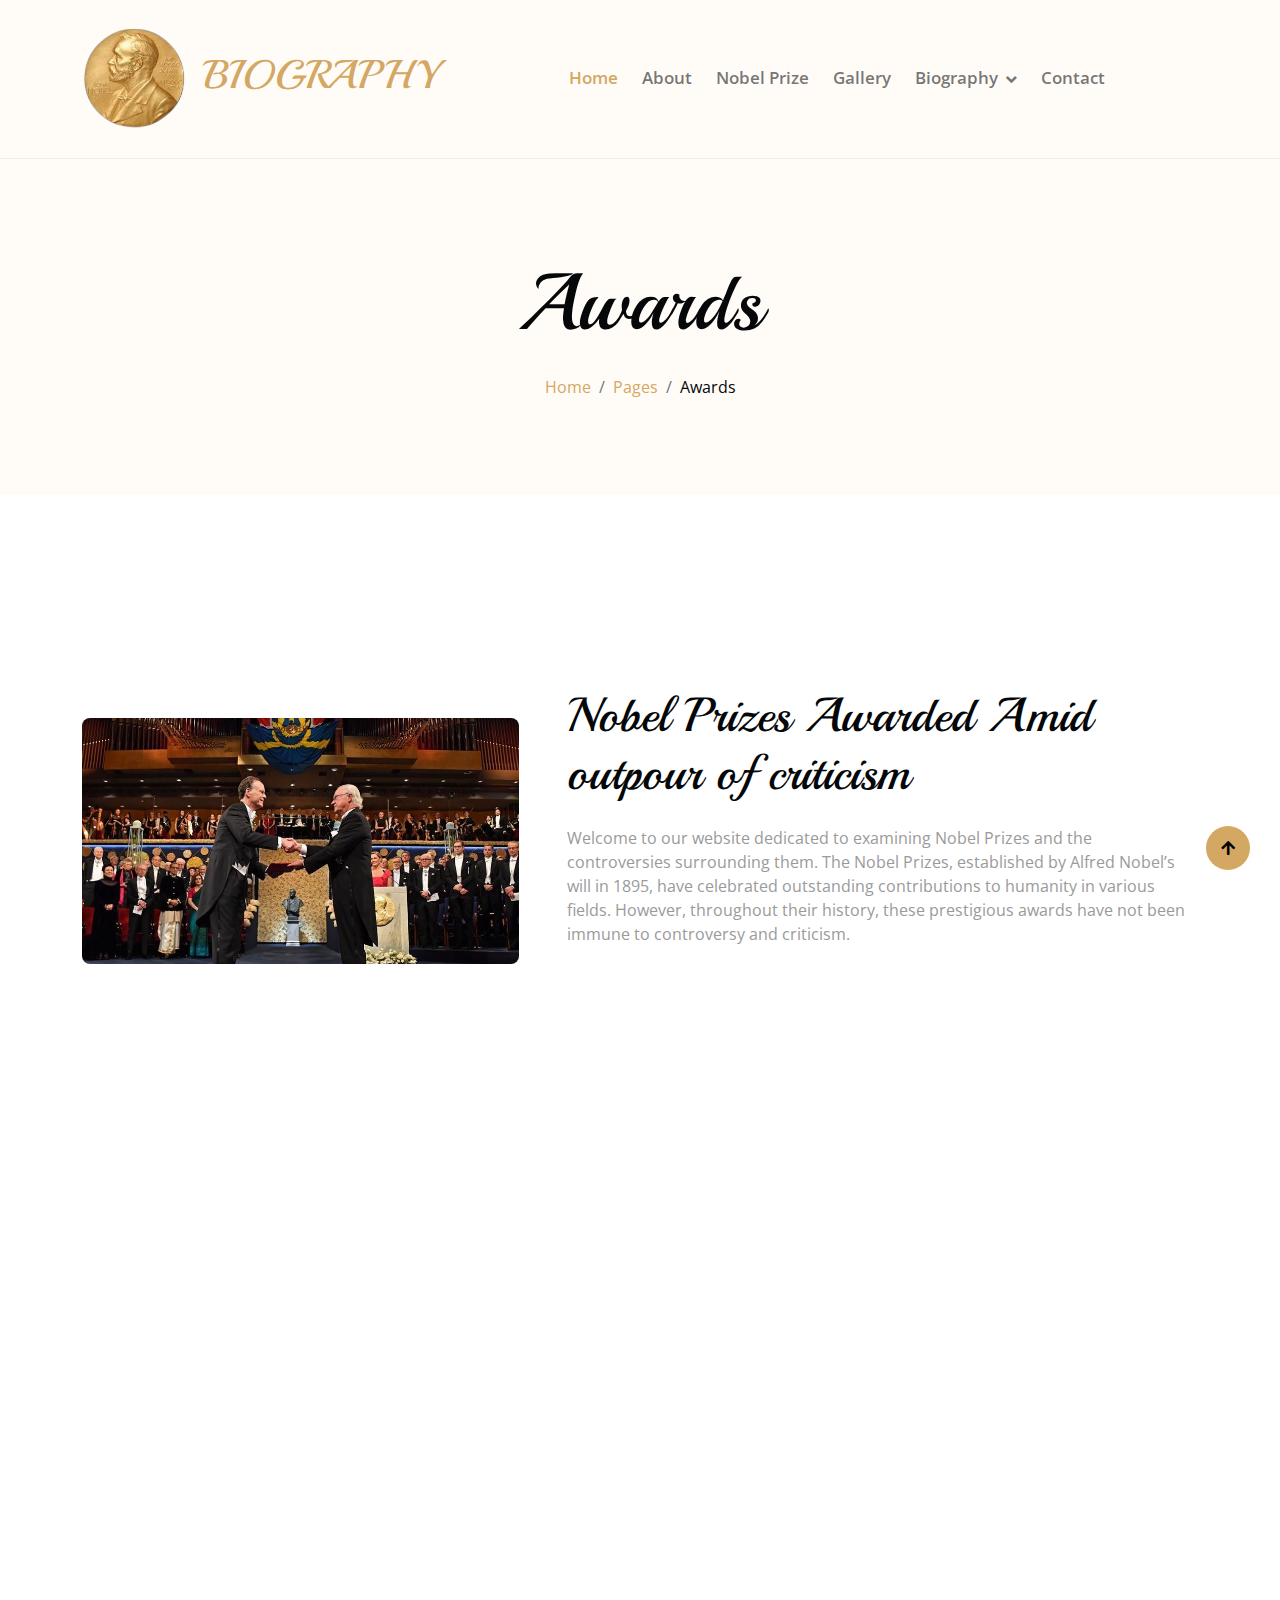
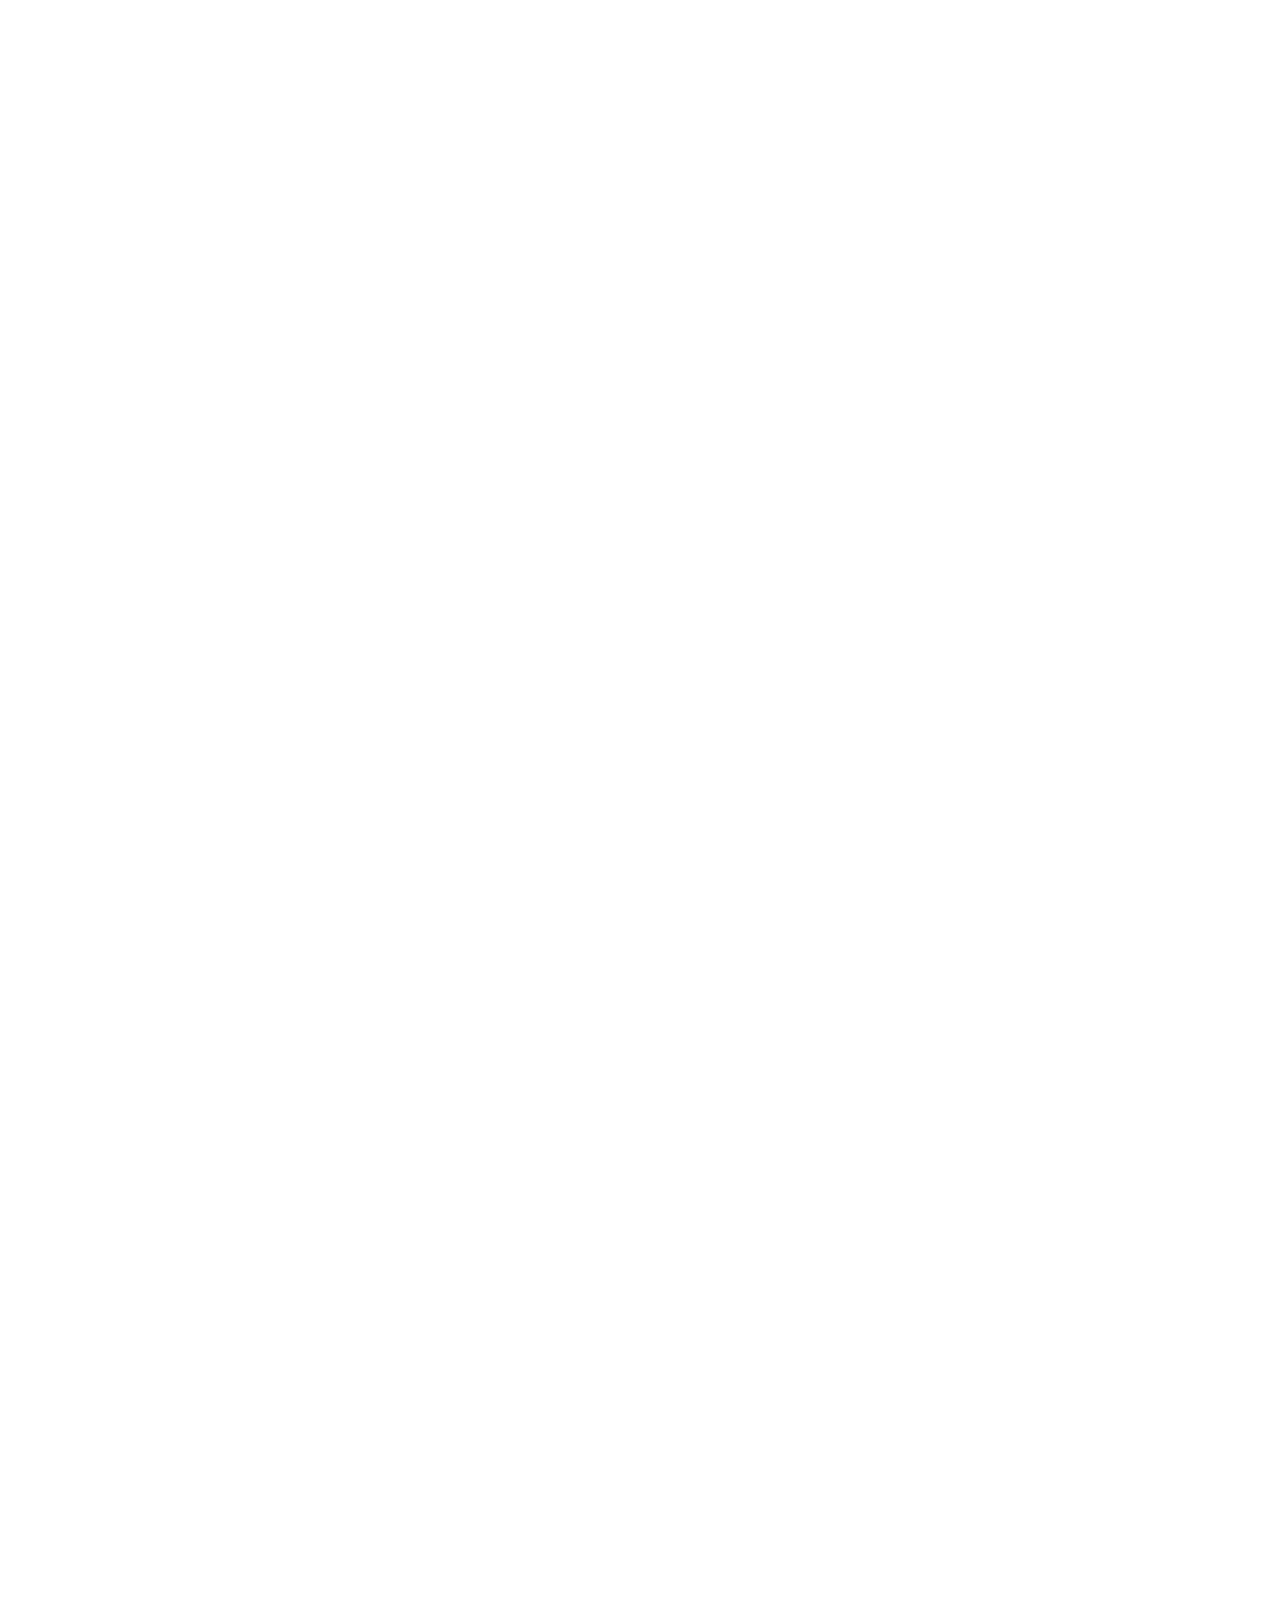
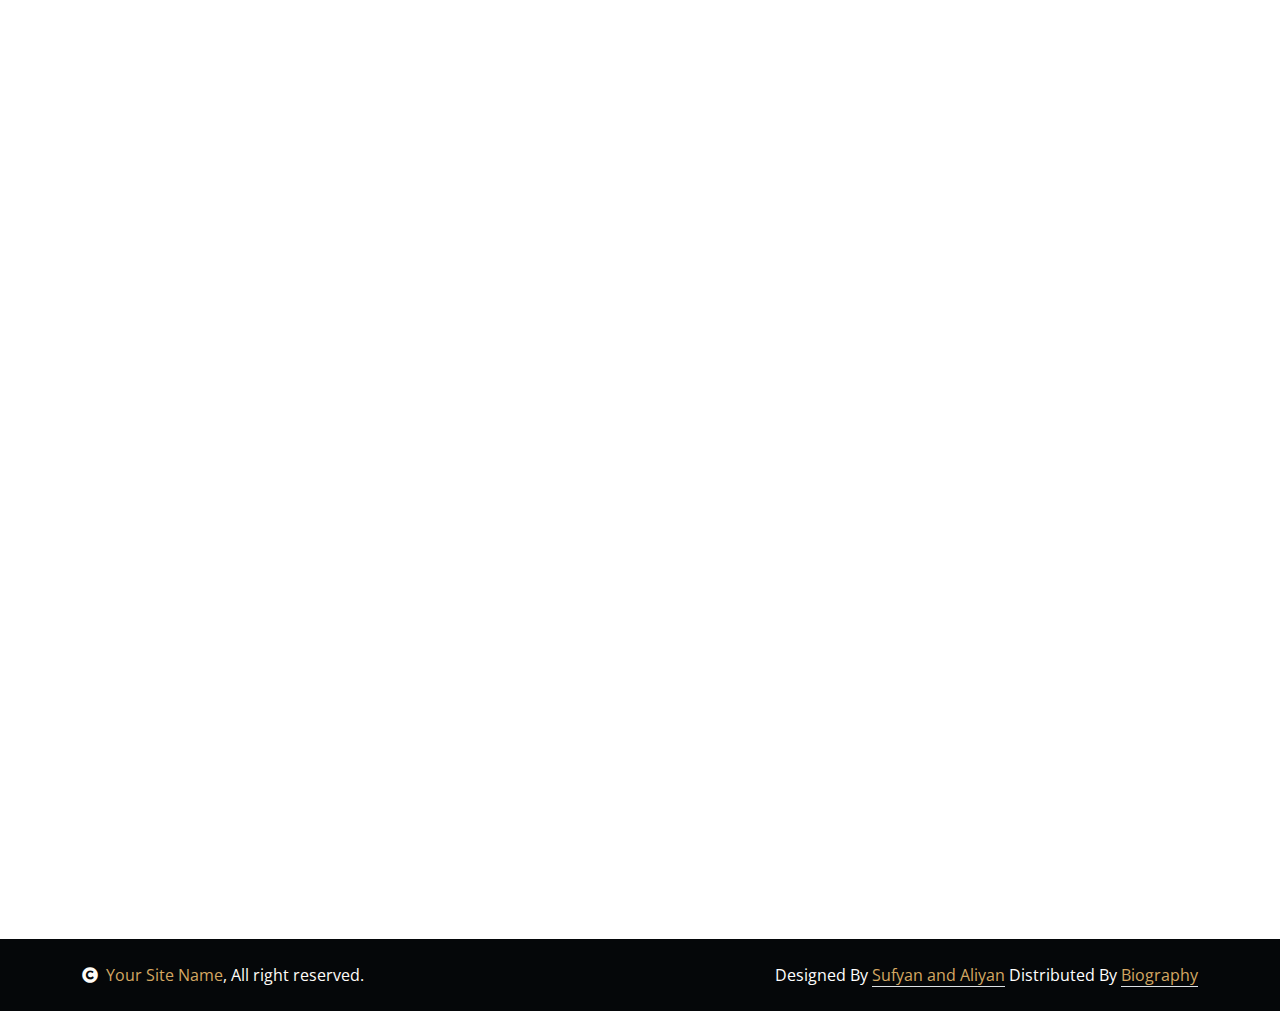
<file: award.html>
<!DOCTYPE html>
<html lang="en">

    <head>
        <meta charset="utf-8">
        <title>Biography</title>
        <meta content="width=device-width, initial-scale=1.0" name="viewport">
        <meta content="" name="keywords">
        <meta content="" name="description">

        <!-- Google Web Fonts -->
        <link rel="preconnect" href="https://fonts.googleapis.com">
        <link rel="preconnect" href="https://fonts.gstatic.com" crossorigin>
        <link href="https://fonts.googleapis.com/css2?family=Open+Sans:wght@400;600&family=Playball&display=swap" rel="stylesheet">

        <!-- Icon Font Stylesheet -->
        <link rel="stylesheet" href="https://use.fontawesome.com/releases/v5.15.4/css/all.css"/>
        <link href="https://cdn.jsdelivr.net/npm/bootstrap-icons@1.4.1/font/bootstrap-icons.css" rel="stylesheet">

        <!-- Libraries Stylesheet -->
        <link href="lib/animate/animate.min.css" rel="stylesheet">
        <link href="lib/lightbox/css/lightbox.min.css" rel="stylesheet">
        <link href="lib/owlcarousel/owl.carousel.min.css" rel="stylesheet">

        <!-- Customized Bootstrap Stylesheet -->
        <link href="css/bootstrap.min.css" rel="stylesheet">

        <!-- Template Stylesheet -->
        <link href="css/style.css" rel="stylesheet">
    </head>

    <body>

        <!-- Spinner Start -->
        <div id="spinner" class="show w-100 vh-100 bg-white position-fixed translate-middle top-50 start-50  d-flex align-items-center justify-content-center">
            <div class="spinner-grow text-primary" role="status"></div>
        </div>
        <!-- Spinner End -->


        <!-- Navbar start -->
        <div class="container-fluid nav-bar m-0 p-0">
            <div class="container ">
                <nav class="navbar navbar-light navbar-expand-lg py-4">
                    <a href="index.html" class="navbar-brand d-flex flex-row align-items-center">
                        <img src="logo.png" alt="logo" style="height: 100px;">
                        <h1 class="nav-link">BIOGRAPHY</h1>
                    </a>
                    <button class="navbar-toggler py-2 px-3" type="button" data-bs-toggle="collapse" data-bs-target="#navbarCollapse">
                        <span class="fa fa-bars text-primary"></span>
                    </button>
                    <div class="collapse navbar-collapse" id="navbarCollapse">
                        <div class="navbar-nav mx-auto">
                            <a href="index.html" class="nav-item nav-link active">Home</a>
                            <a href="about.html" class="nav-item nav-link">About</a>
                            <a href="service.html" class="nav-item nav-link">Nobel Prize</a>
                            <a href="event.html" class="nav-item nav-link">Gallery</a>
                           
                            <div class="nav-item dropdown">
                                <a href="#" class="nav-link dropdown-toggle" data-bs-toggle="dropdown">Biography</a>
                                <div class="dropdown-menu bg-light">
                                    <a href="research.html" class="dropdown-item">Research</a>
                                    <a href="award.html" class="dropdown-item">Awards</a>
                                    <a href="honors.html" class="dropdown-item">Honors</a>
                                  
                                </div>
                            </div>
                            <a href="contact.html" class="nav-item nav-link">Contact</a>
                        </div>
                      
                    </div>
                </nav>
            </div>
        </div>
        <!-- Navbar End -->


        <!-- Modal Search Start -->
        <div class="modal fade" id="searchModal" tabindex="-1" aria-labelledby="exampleModalLabel" aria-hidden="true">
            <div class="modal-dialog modal-fullscreen">
                <div class="modal-content rounded-0">
                    <div class="modal-header">
                        <h5 class="modal-title" id="exampleModalLabel">Search by keyword</h5>
                        <button type="button" class="btn-close" data-bs-dismiss="modal" aria-label="Close"></button>
                    </div>
                    <div class="modal-body d-flex align-items-center">
                        <div class="input-group w-75 mx-auto d-flex">
                            <input type="search" class="form-control bg-transparent p-3" placeholder="keywords" aria-describedby="search-icon-1">
                            <span id="search-icon-1" class="input-group-text p-3"><i class="fa fa-search"></i></span>
                        </div>
                    </div>
                </div>
            </div>
        </div>
        <!-- Modal Search End -->


        <!-- Hero Start -->
        <div class="container-fluid bg-light py-6 my-6 mt-0">
            <div class="container text-center animated bounceInDown">
                <h1 class="display-1 mb-4">Awards</h1>
                <ol class="breadcrumb justify-content-center mb-0 animated bounceInDown">
                    <li class="breadcrumb-item"><a href="#">Home</a></li>
                    <li class="breadcrumb-item"><a href="award.html">Pages</a></li>
                    <li class="breadcrumb-item text-dark" aria-current="page">Awards</li>
                </ol>
            </div>
        </div>
        <!-- Hero End -->

 <!-- About Satrt -->
 <div class="container-fluid py-6">
    <div class="container">
        <div class="row g-5 align-items-center">
            <div class="col-lg-5 wow bounceInUp" data-wow-delay="0.1s">
                <img src="awards.jpg" height="100%" class="img-fluid rounded" alt="">
            </div>
            <div class="col-lg-7 wow bounceInUp" data-wow-delay="0.3s">
                <!-- <small class="d-inline-block fw-bold text-dark text-uppercase bg-light border border-primary rounded-pill px-4 py-1 mb-3">About Us</small> -->
                <h1 class="display-5 mb-4">Nobel Prizes Awarded Amid outpour of criticism</h1>
                <p class="mb-4">Welcome to our website dedicated to examining Nobel Prizes and the controversies surrounding them. The Nobel Prizes, established by Alfred Nobel’s will in 1895, have celebrated outstanding contributions to humanity in various fields. However, throughout their history, these prestigious awards have not
                     been immune to controversy and criticism.</p>
                <div class="row g-4 text-dark mb-5">
                    
                </div>
            </div>
        </div>
    </div>
</div>
<!-- About End -->
<!-- About Satrt -->
<div class="container-fluid py-6">
    <div class="container">
        <div class="row g-5 align-items-center">
            <div class="col-lg-7 wow bounceInUp" data-wow-delay="0.3s">
                <!-- <small class="d-inline-block fw-bold text-dark text-uppercase bg-light border border-primary rounded-pill px-4 py-1 mb-3">About Us</small> -->
                <h1 class="display-5 mb-4">Greta Thunberg Awarded International children´s Noble Prize</h1>
                <p class="mb-4">Welcome to our website dedicated to Greta Thunberg and her impact on global environmental activism. Greta Thunberg, a Swedish climate activist, gained international recognition for her unwavering commitment to raising awareness about climate change. In recognition of her efforts
                    , she was awarded the International Children’s Noble Prize.</p>
                <div class="row g-4 text-dark mb-5">
                   
                </div>
                
            </div>
            <div class="col-lg-5 wow bounceInUp" data-wow-delay="0.1s">
                <img src="awards2.jpg" height="100%" class="img-fluid rounded" alt="">
            </div>
        </div>
    </div>
</div>
<!-- About End -->
<!-- About Satrt -->
<div class="container-fluid py-6">
    <div class="container">
        <div class="row g-5 align-items-center">
            <div class="col-lg-5 wow bounceInUp" data-wow-delay="0.1s">
                <img src="winner.jpeg" height="100%" class="img-fluid rounded" alt="">
            </div>
            <div class="col-lg-7 wow bounceInUp" data-wow-delay="0.3s">
                <h1 class="display-5 mb-4">Honors Fuel Achievement | Samo Burja Noble Prize</h1>
                <p class="mb-4">This concept suggests that recognition, awards, honors, or praise can serve as a powerful
                     motivator for individuals or groups to continue striving for excellence or success. When people receive acknowledgment for their accomplishments, it often reinforces
                    their efforts and encourages them to aim higher or work harder in their respective fields.

                </p>
                <div class="row g-4 text-dark mb-5">
                    <!-- <div class="col-sm-6">
                        <i class="fas fa-share text-primary me-2"></i>I am overwhelmed, and somewhat frightened.
                    </div>
                    <div class="col-sm-6">
                        <i class="fas fa-share text-primary me-2"></i>He also told the Norwegian public broadcaster“surprised but also not” to have won.
                    </div>
                    <div class="col-sm-6">
                        <i class="fas fa-share text-primary me-2"></i>Born in 1959 in Haugesund on the west coast of Norway.
                    </div>
                    <div class="col-sm-6">
                        <i class="fas fa-share text-primary me-2"></i>Fosse went on to become the most-performed Norwegian playwright after Henrik Ibsen.
                    </div> -->
                </div>
            </div>
        </div>
    </div>
</div>
<!-- About End -->
<!-- About Satrt -->
<div class="container-fluid py-6">
    <div class="container">
        <div class="row g-5 align-items-center">
            
            <div class="col-lg-7 wow bounceInUp" data-wow-delay="0.3s">
                <!-- <small class="d-inline-block fw-bold text-dark text-uppercase bg-light border border-primary rounded-pill px-4 py-1 mb-3">About Us</small> -->
                <h1 class="display-5 mb-4"> Nobel Prize Laureate Ferenc Krausz and 1956 Hero Mária</h1>
                <p class="mb-4">In the context of the Hungarian Revolution of 1956, "1956 Hero Mária" likely refers to a person named Mária who demonstrated exceptional bravery or leadership during the uprising against Soviet-imposed policies in Hungary. The events of 1956 marked a significant moment in Hungarian history when citizens protested against Communist rule
                    and Soviet influence, demanding greater political freedom and independence.</p>
                <div class="row g-4 text-dark mb-5">
                    <!-- <div class="col-sm-6">
                        <i class="fas fa-share text-primary me-2"></i> He was inaugurated as the forty-fifth vice president of the United States.
                    </div>
                    <div class="col-sm-6">
                        <i class="fas fa-share text-primary me-2"></i>He is the author of the bestsellers Earth in the Balance and An Inconvenient Truth.
                    </div>
                    <div class="col-sm-6">
                        <i class="fas fa-share text-primary me-2"></i>Al Gore is the co-winner, with the Intergovernmental Panel on Climate Change.
                    </div>
                    <div class="col-sm-6">
                        <i class="fas fa-share text-primary me-2"></i>He and his wife, Tipper, live in Nashville, Tennessee.
                    </div> -->
                </div>
                <!-- <a href="" class="btn btn-primary py-3 px-5 rounded-pill">About Us<i class="fas fa-arrow-right ps-2"></i></a> -->
            </div>
            <div class="col-lg-5 wow bounceInUp" data-wow-delay="0.1s">
                <img src="winner2.jpg" height="100%" class="img-fluid rounded" alt="">
            </div>
        </div>
    </div>
</div>
<!-- About End -->
        <!-- Service Start -->
        <!-- <div class="container-fluid service py-6">
            <div class="container">
                <div class="text-center wow bounceInUp" data-wow-delay="0.1s">
                    <small class="d-inline-block fw-bold text-dark text-uppercase bg-light border border-primary rounded-pill px-4 py-1 mb-3">Our Services</small>
                    <h1 class="display-5 mb-5">What We Offer</h1>
                </div>
                <div class="row g-4">
                    <div class="col-lg-3 col-md-6 col-sm-12 wow bounceInUp" data-wow-delay="0.1s">
                        <div class="bg-light rounded service-item">
                            <div class="service-content d-flex align-items-center justify-content-center p-4">
                                <div class="service-content-icon text-center">
                                    <i class="fas fa-cheese fa-7x text-primary mb-4"></i>
                                    <h4 class="mb-3">Wedding Services</h4>
                                    <p class="mb-4">Contrary to popular belief, ipsum is not simply random.</p>
                                    <a href="#" class="btn btn-primary px-4 py-2 rounded-pill">Read More</a>
                                </div>
                            </div>
                        </div>
                    </div>
                    <div class="col-lg-3 col-md-6 col-sm-12 wow bounceInUp" data-wow-delay="0.3s">
                        <div class="bg-light rounded service-item">
                            <div class="service-content d-flex align-items-center justify-content-center p-4">
                                <div class="service-content-icon text-center">
                                    <i class="fas fa-pizza-slice fa-7x text-primary mb-4"></i>
                                    <h4 class="mb-3">Corporate Catering</h4>
                                    <p class="mb-4">Contrary to popular belief, ipsum is not simply random.</p>
                                    <a href="#" class="btn btn-primary px-4 py-2 rounded-pill">Read More</a>
                                </div>
                            </div>
                        </div>
                    </div>
                    <div class="col-lg-3 col-md-6 col-sm-12 wow bounceInUp" data-wow-delay="0.5s">
                        <div class="bg-light rounded service-item">
                            <div class="service-content d-flex align-items-center justify-content-center p-4">
                                <div class="service-content-icon text-center">
                                    <i class="fas fa-hotdog fa-7x text-primary mb-4"></i>
                                    <h4 class="mb-3">Cocktail Reception</h4>
                                    <p class="mb-4">Contrary to popular belief, ipsum is not simply random.</p>
                                    <a href="#" class="btn btn-primary px-4 py-2 rounded-pill">Read More</a>
                                </div>
                            </div>
                        </div>
                    </div>
                    <div class="col-lg-3 col-md-6 col-sm-12 wow bounceInUp" data-wow-delay="0.7s">
                        <div class="bg-light rounded service-item">
                            <div class="service-content d-flex align-items-center justify-content-center p-4">
                                <div class="service-content-icon text-center">
                                    <i class="fas fa-hamburger fa-7x text-primary mb-4"></i>
                                    <h4 class="mb-3">Bento Catering</h4>
                                    <p class="mb-4">Contrary to popular belief, ipsum is not simply random.</p>
                                    <a href="#" class="btn btn-primary px-4 py-2 rounded-pill">Read More</a>
                                </div>
                            </div>
                        </div>
                    </div>
                    <div class="col-lg-3 col-md-6 col-sm-12 wow bounceInUp" data-wow-delay="0.1s">
                        <div class="bg-light rounded service-item">
                            <div class="service-content d-flex align-items-center justify-content-center p-4">
                                <div class="service-content-icon text-center">
                                    <i class="fas fa-wine-glass-alt fa-7x text-primary mb-4"></i>
                                    <h4 class="mb-3">Pub Party</h4>
                                    <p class="mb-4">Contrary to popular belief, ipsum is not simply random.</p>
                                    <a href="#" class="btn btn-primary px-4 py-2 rounded-pill">Read More</a>
                                </div>
                            </div>
                        </div>
                    </div>
                    <div class="col-lg-3 col-md-6 col-sm-12 wow bounceInUp" data-wow-delay="0.3s">
                        <div class="bg-light rounded service-item">
                            <div class="service-content d-flex align-items-center justify-content-center p-4">
                                <div class="service-content-icon text-center">
                                    <i class="fas fa-walking fa-7x text-primary mb-4"></i>
                                    <h4 class="mb-3">Home Delivery</h4>
                                    <p class="mb-4">Contrary to popular belief, ipsum is not simply random.</p>
                                    <a href="#" class="btn btn-primary px-4 py-2 rounded-pill">Read More</a>
                                </div>
                            </div>
                        </div>
                    </div>
                    <div class="col-lg-3 col-md-6 col-sm-12 wow bounceInUp" data-wow-delay="0.5s">
                        <div class="bg-light rounded service-item">
                            <div class="service-content d-flex align-items-center justify-content-center p-4">
                                <div class="service-content-icon text-center">
                                    <i class="fas fa-wheelchair fa-7x text-primary mb-4"></i>
                                    <h4 class="mb-3">Sit-down Catering</h4>
                                    <p class="mb-4">Contrary to popular belief, ipsum is not simply random.</p>
                                    <a href="#" class="btn btn-primary px-4 py-2 rounded-pill">Read More</a>
                                </div>
                            </div>
                        </div>
                    </div>
                    <div class="col-lg-3 col-md-6 col-sm-12 wow bounceInUp" data-wow-delay="0.7s">
                        <div class="bg-light rounded service-item">
                            <div class="service-content d-flex align-items-center justify-content-center p-4">
                                <div class="service-content-icon text-center">
                                    <i class="fas fa-utensils fa-7x text-primary mb-4"></i>
                                    <h4 class="mb-3">Buffet Catering</h4>
                                    <p class="mb-4">Contrary to popular belief, ipsum is not simply random.</p>
                                    <a href="#" class="btn btn-primary px-4 py-2 rounded-pill">Read More</a>
                                </div>
                            </div>
                        </div>
                    </div>
                </div>
            </div>
        </div> -->
        <!-- Service End -->


        <!-- Testimonial Start -->
        <div class="container-fluid py-6">
            <div class="container">
                <div class="text-center wow bounceInUp" data-wow-delay="0.1s">
                    <small class="d-inline-block fw-bold text-dark text-uppercase bg-light border border-primary rounded-pill px-4 py-1 mb-3">Testimonial</small>
                    <h1 class="display-5 mb-5">What Our Customers says!</h1>
                </div>
                <div class="owl-carousel owl-theme testimonial-carousel testimonial-carousel-1 mb-4 wow bounceInUp" data-wow-delay="0.1s">
                    <div class="testimonial-item rounded bg-light">
                        <div class="d-flex mb-3">
                            <img src="img/testimonial-1.jpg" class="img-fluid rounded-circle flex-shrink-0" alt="">
                            <div class="position-absolute" style="top: 15px; right: 20px;">
                                <i class="fa fa-quote-right fa-2x"></i>
                            </div>
                            <div class="ps-3 my-auto">
                                <h4 class="mb-0">Person Name</h4>
                                <p class="m-0">Profession</p>
                            </div>
                        </div>
                        <div class="testimonial-content">
                            <div class="d-flex">
                                <i class="fas fa-star text-primary"></i>
                                <i class="fas fa-star text-primary"></i>
                                <i class="fas fa-star text-primary"></i>
                                <i class="fas fa-star text-primary"></i>
                                <i class="fas fa-star text-primary"></i>
                            </div>
                            <p class="fs-5 m-0 pt-3">Lorem ipsum dolor sit amet elit, sed do eiusmod tempor ut labore et dolore magna aliqua.</p>
                        </div>
                    </div>
                    <div class="testimonial-item rounded bg-light">
                        <div class="d-flex mb-3">
                            <img src="img/testimonial-2.jpg" class="img-fluid rounded-circle flex-shrink-0" alt="">
                            <div class="position-absolute" style="top: 15px; right: 20px;">
                                <i class="fa fa-quote-right fa-2x"></i>
                            </div>
                            <div class="ps-3 my-auto">
                                <h4 class="mb-0">Person Name</h4>
                                <p class="m-0">Profession</p>
                            </div>
                        </div>
                        <div class="testimonial-content">
                            <div class="d-flex">
                                <i class="fas fa-star text-primary"></i>
                                <i class="fas fa-star text-primary"></i>
                                <i class="fas fa-star text-primary"></i>
                                <i class="fas fa-star text-primary"></i>
                                <i class="fas fa-star text-primary"></i>
                            </div>
                            <p class="fs-5 m-0 pt-3">Lorem ipsum dolor sit amet elit, sed do eiusmod tempor ut labore et dolore magna aliqua.</p>
                        </div>
                    </div>
                    <div class="testimonial-item rounded bg-light">
                        <div class="d-flex mb-3">
                            <img src="img/testimonial-3.jpg" class="img-fluid rounded-circle flex-shrink-0" alt="">
                            <div class="position-absolute" style="top: 15px; right: 20px;">
                                <i class="fa fa-quote-right fa-2x"></i>
                            </div>
                            <div class="ps-3 my-auto">
                                <h4 class="mb-0">Person Name</h4>
                                <p class="m-0">Profession</p>
                            </div>
                        </div>
                        <div class="testimonial-content">
                            <div class="d-flex">
                                <i class="fas fa-star text-primary"></i>
                                <i class="fas fa-star text-primary"></i>
                                <i class="fas fa-star text-primary"></i>
                                <i class="fas fa-star text-primary"></i>
                                <i class="fas fa-star text-primary"></i>
                            </div>
                            <p class="fs-5 m-0 pt-3">Lorem ipsum dolor sit amet elit, sed do eiusmod tempor ut labore et dolore magna aliqua.</p>
                        </div>
                    </div>
                    <div class="testimonial-item rounded bg-light">
                        <div class="d-flex mb-3">
                            <img src="img/testimonial-4.jpg" class="img-fluid rounded-circle flex-shrink-0" alt="">
                            <div class="position-absolute" style="top: 15px; right: 20px;">
                                <i class="fa fa-quote-right fa-2x"></i>
                            </div>
                            <div class="ps-3 my-auto">
                                <h4 class="mb-0">Person Name</h4>
                                <p class="m-0">Profession</p>
                            </div>
                        </div>
                        <div class="testimonial-content">
                            <div class="d-flex">
                                <i class="fas fa-star text-primary"></i>
                                <i class="fas fa-star text-primary"></i>
                                <i class="fas fa-star text-primary"></i>
                                <i class="fas fa-star text-primary"></i>
                                <i class="fas fa-star text-primary"></i>
                            </div>
                            <p class="fs-5 m-0 pt-3">Lorem ipsum dolor sit amet elit, sed do eiusmod tempor ut labore et dolore magna aliqua.</p>
                        </div>
                    </div>
                </div>
                <div class="owl-carousel testimonial-carousel testimonial-carousel-2 wow bounceInUp" data-wow-delay="0.3s">
                    <div class="testimonial-item rounded bg-light">
                        <div class="d-flex mb-3">
                            <img src="img/testimonial-1.jpg" class="img-fluid rounded-circle flex-shrink-0" alt="">
                            <div class="position-absolute" style="top: 15px; right: 20px;">
                                <i class="fa fa-quote-right fa-2x"></i>
                            </div>
                            <div class="ps-3 my-auto">
                                <h4 class="mb-0">Person Name</h4>
                                <p class="m-0">Profession</p>
                            </div>
                        </div>
                        <div class="testimonial-content">
                            <div class="d-flex">
                                <i class="fas fa-star text-primary"></i>
                                <i class="fas fa-star text-primary"></i>
                                <i class="fas fa-star text-primary"></i>
                                <i class="fas fa-star text-primary"></i>
                                <i class="fas fa-star text-primary"></i>
                            </div>
                            <p class="fs-5 m-0 pt-3">Lorem ipsum dolor sit amet elit, sed do eiusmod tempor ut labore et dolore magna aliqua.</p>
                        </div>
                    </div>
                    <div class="testimonial-item rounded bg-light">
                        <div class="d-flex mb-3">
                            <img src="img/testimonial-2.jpg" class="img-fluid rounded-circle flex-shrink-0" alt="">
                            <div class="position-absolute" style="top: 15px; right: 20px;">
                                <i class="fa fa-quote-right fa-2x"></i>
                            </div>
                            <div class="ps-3 my-auto">
                                <h4 class="mb-0">Person Name</h4>
                                <p class="m-0">Profession</p>
                            </div>
                        </div>
                        <div class="testimonial-content">
                            <div class="d-flex">
                                <i class="fas fa-star text-primary"></i>
                                <i class="fas fa-star text-primary"></i>
                                <i class="fas fa-star text-primary"></i>
                                <i class="fas fa-star text-primary"></i>
                                <i class="fas fa-star text-primary"></i>
                            </div>
                            <p class="fs-5 m-0 pt-3">Lorem ipsum dolor sit amet elit, sed do eiusmod tempor ut labore et dolore magna aliqua.</p>
                        </div>
                    </div>
                    <div class="testimonial-item rounded bg-light">
                        <div class="d-flex mb-3">
                            <img src="img/testimonial-3.jpg" class="img-fluid rounded-circle flex-shrink-0" alt="">
                            <div class="position-absolute" style="top: 15px; right: 20px;">
                                <i class="fa fa-quote-right fa-2x"></i>
                            </div>
                            <div class="ps-3 my-auto">
                                <h4 class="mb-0">Person Name</h4>
                                <p class="m-0">Profession</p>
                            </div>
                        </div>
                        <div class="testimonial-content">
                            <div class="d-flex">
                                <i class="fas fa-star text-primary"></i>
                                <i class="fas fa-star text-primary"></i>
                                <i class="fas fa-star text-primary"></i>
                                <i class="fas fa-star text-primary"></i>
                                <i class="fas fa-star text-primary"></i>
                            </div>
                            <p class="fs-5 m-0 pt-3">Lorem ipsum dolor sit amet elit, sed do eiusmod tempor ut labore et dolore magna aliqua.</p>
                        </div>
                    </div>
                    <div class="testimonial-item rounded bg-light">
                        <div class="d-flex mb-3">
                            <img src="img/testimonial-4.jpg" class="img-fluid rounded-circle flex-shrink-0" alt="">
                            <div class="position-absolute" style="top: 15px; right: 20px;">
                                <i class="fa fa-quote-right fa-2x"></i>
                            </div>
                            <div class="ps-3 my-auto">
                                <h4 class="mb-0">Person Name</h4>
                                <p class="m-0">Profession</p>
                            </div>
                        </div>
                        <div class="testimonial-content">
                            <div class="d-flex">
                                <i class="fas fa-star text-primary"></i>
                                <i class="fas fa-star text-primary"></i>
                                <i class="fas fa-star text-primary"></i>
                                <i class="fas fa-star text-primary"></i>
                                <i class="fas fa-star text-primary"></i>
                            </div>
                            <p class="fs-5 m-0 pt-3">Lorem ipsum dolor sit amet elit, sed do eiusmod tempor ut labore et dolore magna aliqua.</p>
                        </div>
                    </div>
                </div>
            </div>
        </div>
        <!-- Testimonial End -->


        <!-- Footer Start -->
        <div class="container-fluid footer py-6 my-6 mb-0 bg-light wow bounceInUp" data-wow-delay="0.1s">
            <div class="container">
                <div class="row">
                    <div class="col-lg-3 col-md-6">
                        <div class="footer-item">
                            <h1 class="text-primary">Bio<span class="text-dark">graphy</span></h1>
                            <p class="lh-lg mb-4">Explore the life stories of influential figures through concise biographies and insightful narratives.</p>
                            <div class="footer-icon d-flex">
                                <a class="btn btn-primary btn-sm-square me-2 rounded-circle" href="https://www.facebook.com/login/?next=https%3A%2F%2Fwww.facebook.com%2F"><i class="fab fa-facebook-f"></i></a>
                                <a href="https://www.instagram.com/" class="btn btn-primary btn-sm-square me-2 rounded-circle"><i class="fab fa-instagram"></i></a>
                                <a href="https://pk.linkedin.com/" class="btn btn-primary btn-sm-square rounded-circle"><i class="fab fa-linkedin-in"></i></a>
                            </div>
                        </div>
                    </div>
                    <div class="col-lg-3 col-md-6">
                        <div class="footer-item">
                            <h4 class="mb-4">Site Maps</h4>
                            <div class="d-flex flex-column align-items-start">
                                <a class="text-body mb-3" href="index.html"><i class="fa fa-check text-primary me-2"></i>Home</a>
                                <a class="text-body mb-3" href="about.html"><i class="fa fa-check text-primary me-2"></i>About</a>
                                <a class="text-body mb-3" href="service.html"><i class="fa fa-check text-primary me-2"></i>Nobel Prize</a>
                                <a class="text-body mb-3" href="event.html"><i class="fa fa-check text-primary me-2"></i>Gallery</a>
                                <a class="text-body mb-3" href="contact.html"><i class="fa fa-check text-primary me-2"></i>Contact</a>
                            </div>
                        </div>
                    </div>
                    <div class="col-lg-3 col-md-6">
                        <div class="footer-item">
                            <h4 class="mb-4">Contact Us</h4>
                            <div class="d-flex flex-column align-items-start">
                                <p><i class="fa fa-map-marker-alt text-primary me-2"></i> Aptech North Nazimabad</p>
                                <p><i class="fa fa-phone-alt text-primary me-2"></i>  (021) 36630102</p>
                                <p><i class="fas fa-envelope text-primary me-2"></i> aptech@north.edu.pk</p>
                                <p><i class="fa fa-clock text-primary me-2"></i>SD-1, Block A North Nazimabad Town, Karachi, 74700</p>
                            </div>
                        </div>
                    </div>
                    <div class="col-lg-3 col-md-6">
                        <div class="footer-item">
                            <h4 class="mb-4">Map</h4>
                            <iframe src="https://www.google.com/maps/embed?pb=!1m14!1m12!1m3!1d14472.52453252531!2d67.03455600000001!3d24.927602299999997!2m3!1f0!2f0!3f0!3m2!1i1024!2i768!4f13.1!5e0!3m2!1sen!2s!4v1721820023984!5m2!1sen!2s" style="border:0;" allowfullscreen="" loading="lazy" referrerpolicy="no-referrer-when-downgrade"></iframe>
                        </div>
                    </div>
                </div>
            </div>
        </div>
        <!-- Footer End -->


        <!-- Copyright Start -->
        <div class="container-fluid copyright bg-dark py-4">
            <div class="container">
                <div class="row">
                    <div class="col-md-6 text-center text-md-start mb-3 mb-md-0">
                        <span class="text-light"><a href="#"><i class="fas fa-copyright text-light me-2"></i>Your Site Name</a>, All right reserved.</span>
                    </div>
                    <div class="col-md-6 my-auto text-center text-md-end text-white">
                        <!--/*** This template is free as long as you keep the below author’s credit link/attribution link/backlink. ***/-->
                        <!--/*** If you'd like to use the template without the below author’s credit link/attribution link/backlink, ***/-->
                        <!--/*** you can purchase the Credit Removal License from "https://htmlcodex.com/credit-removal". ***/-->
                        Designed By <a class="border-bottom" href="https://htmlcodex.com">Sufyan and Aliyan</a> Distributed By <a class="border-bottom" href="https://themewagon.com">Biography</a>
                    </div>
                </div>
            </div>
        </div>
        <!-- Copyright End -->


        <!-- Back to Top -->
        <a href="#" class="btn btn-md-square btn-primary rounded-circle back-to-top"><i class="fa fa-arrow-up"></i></a>   

        
    <!-- JavaScript Libraries -->
    <script src="https://ajax.googleapis.com/ajax/libs/jquery/1.12.4/jquery.min.js"></script>
    <script src="https://cdn.jsdelivr.net/npm/bootstrap@5.0.0/dist/js/bootstrap.bundle.min.js"></script>
    <script src="lib/wow/wow.min.js"></script>
    <script src="lib/easing/easing.min.js"></script>
    <script src="lib/waypoints/waypoints.min.js"></script>
    <script src="lib/counterup/counterup.min.js"></script>
    <script src="lib/lightbox/js/lightbox.min.js"></script>
    <script src="lib/owlcarousel/owl.carousel.min.js"></script>

    <!-- Template Javascript -->
    <script src="js/main.js"></script>
    </body>

</html>
</file>
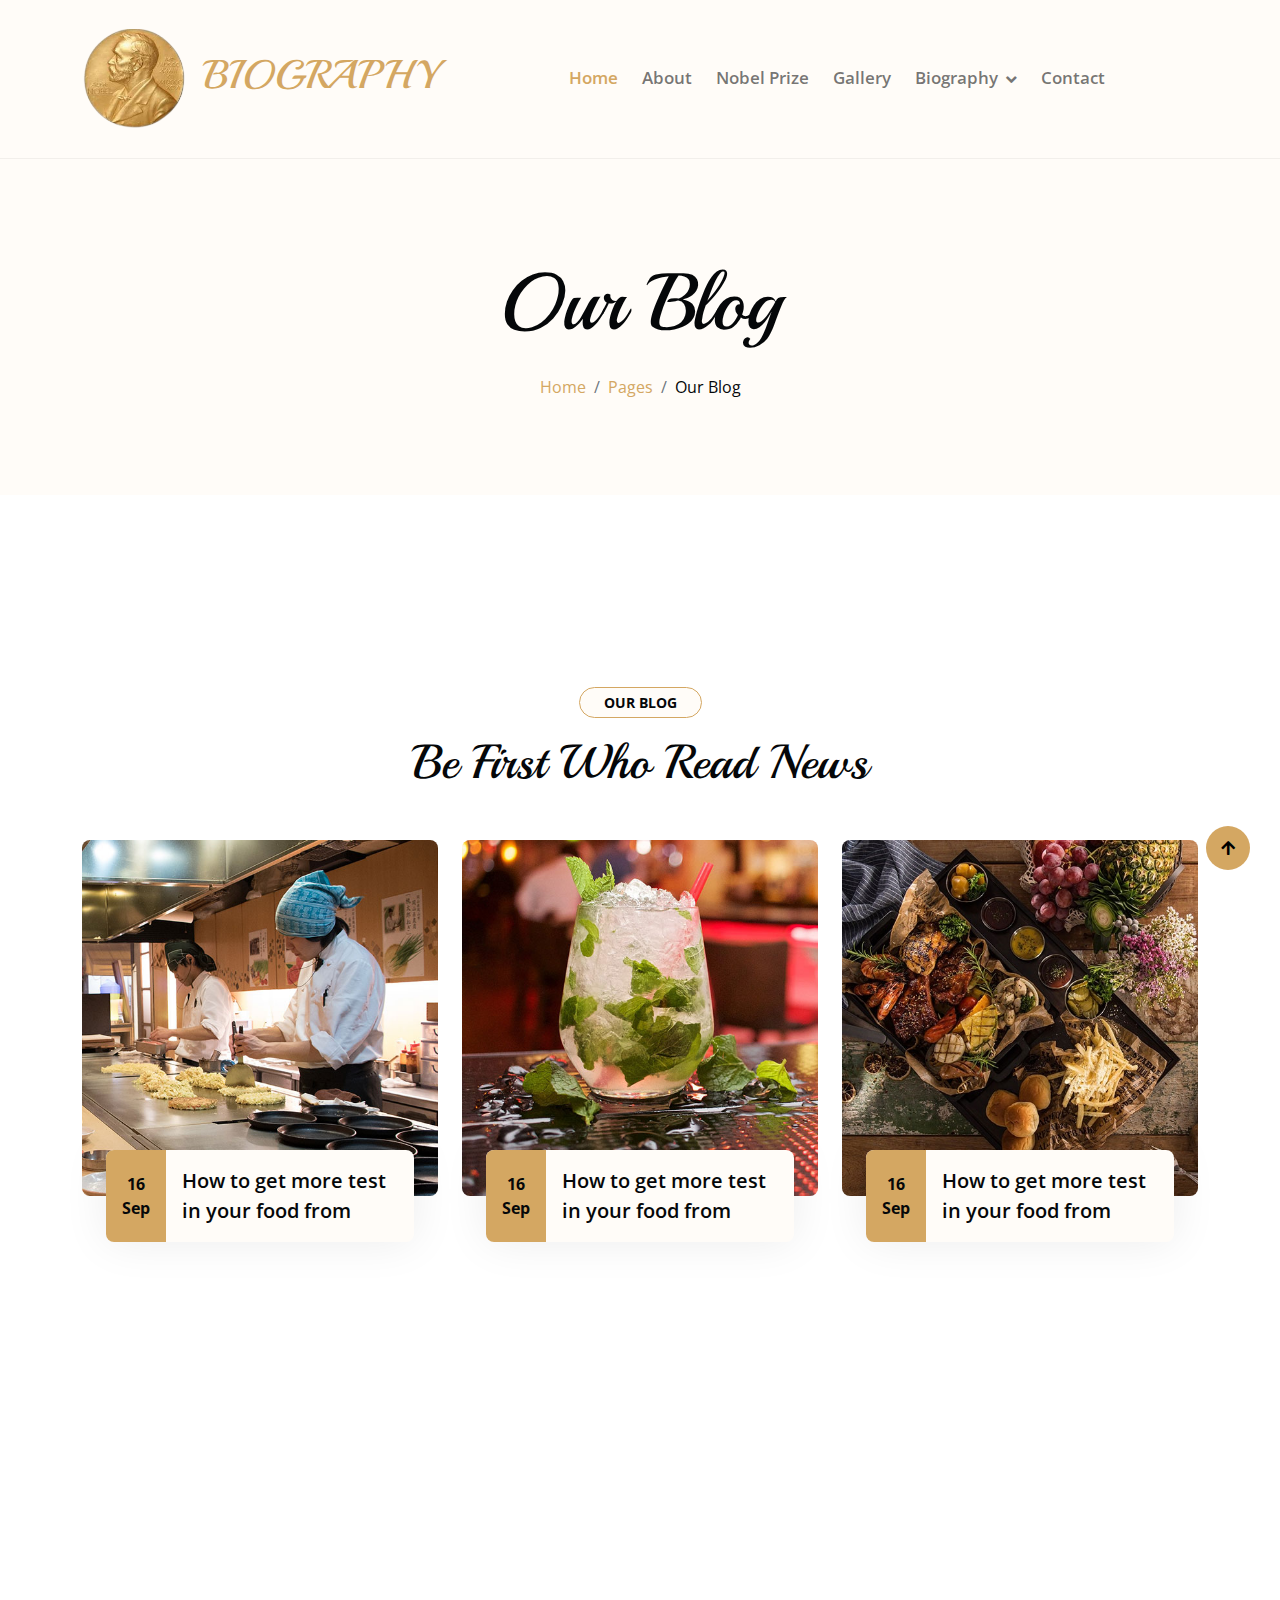
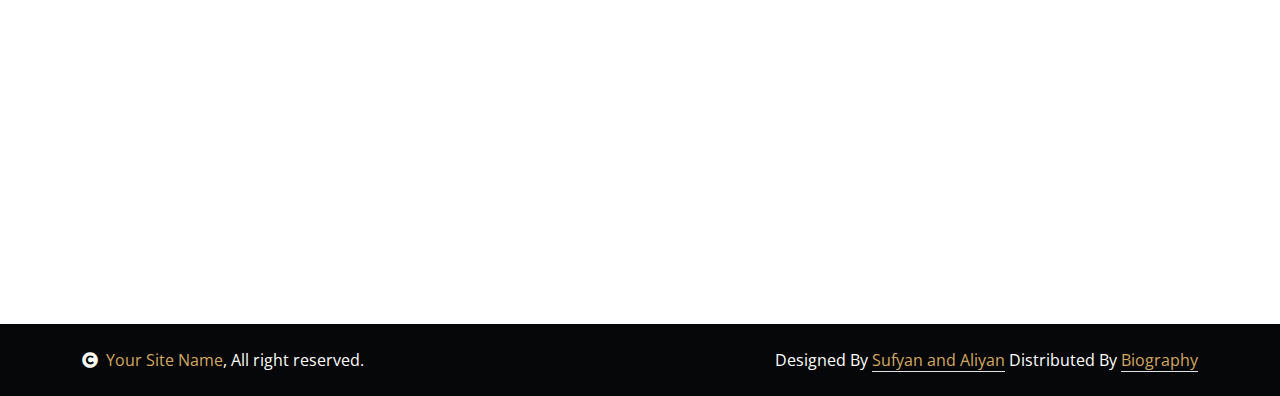
<file: blog.html>
<!DOCTYPE html>
<html lang="en">

    <head>
        <meta charset="utf-8">
        <title>Biography</title>
        <meta content="width=device-width, initial-scale=1.0" name="viewport">
        <meta content="" name="keywords">
        <meta content="" name="description">

        <!-- Google Web Fonts -->
        <link rel="preconnect" href="https://fonts.googleapis.com">
        <link rel="preconnect" href="https://fonts.gstatic.com" crossorigin>
        <link href="https://fonts.googleapis.com/css2?family=Open+Sans:wght@400;600&family=Playball&display=swap" rel="stylesheet">

        <!-- Icon Font Stylesheet -->
        <link rel="stylesheet" href="https://use.fontawesome.com/releases/v5.15.4/css/all.css"/>
        <link href="https://cdn.jsdelivr.net/npm/bootstrap-icons@1.4.1/font/bootstrap-icons.css" rel="stylesheet">

        <!-- Libraries Stylesheet -->
        <link href="lib/animate/animate.min.css" rel="stylesheet">
        <link href="lib/lightbox/css/lightbox.min.css" rel="stylesheet">
        <link href="lib/owlcarousel/owl.carousel.min.css" rel="stylesheet">

        <!-- Customized Bootstrap Stylesheet -->
        <link href="css/bootstrap.min.css" rel="stylesheet">

        <!-- Template Stylesheet -->
        <link href="css/style.css" rel="stylesheet">
    </head>

    <body>

        <!-- Spinner Start -->
        <div id="spinner" class="show w-100 vh-100 bg-white position-fixed translate-middle top-50 start-50  d-flex align-items-center justify-content-center">
            <div class="spinner-grow text-primary" role="status"></div>
        </div>
        <!-- Spinner End -->


        <!-- Navbar start -->
        <div class="container-fluid nav-bar m-0 p-0">
            <div class="container ">
                <nav class="navbar navbar-light navbar-expand-lg py-4">
                    <a href="index.html" class="navbar-brand d-flex flex-row align-items-center">
                        <img src="logo.png" alt="logo" style="height: 100px;">
                        <h1 class="nav-link">BIOGRAPHY</h1>
                    </a>
                    <button class="navbar-toggler py-2 px-3" type="button" data-bs-toggle="collapse" data-bs-target="#navbarCollapse">
                        <span class="fa fa-bars text-primary"></span>
                    </button>
                    <div class="collapse navbar-collapse" id="navbarCollapse">
                        <div class="navbar-nav mx-auto">
                            <a href="index.html" class="nav-item nav-link active">Home</a>
                            <a href="about.html" class="nav-item nav-link">About</a>
                            <a href="service.html" class="nav-item nav-link">Nobel Prize</a>
                            <a href="event.html" class="nav-item nav-link">Gallery</a>
                           
                            <div class="nav-item dropdown">
                                <a href="#" class="nav-link dropdown-toggle" data-bs-toggle="dropdown">Biography</a>
                                <div class="dropdown-menu bg-light">
                                    <a href="research.html" class="dropdown-item">Research</a>
                                    <a href="award.html" class="dropdown-item">Awards</a>
                                    <a href="honors.html" class="dropdown-item">Honors</a>
                                  
                                </div>
                            </div>
                            <a href="contact.html" class="nav-item nav-link">Contact</a>
                        </div>
                      
                    </div>
                </nav>
            </div>
        </div>
        <!-- Navbar End -->


        <!-- Modal Search Start -->
        <div class="modal fade" id="searchModal" tabindex="-1" aria-labelledby="exampleModalLabel" aria-hidden="true">
            <div class="modal-dialog modal-fullscreen">
                <div class="modal-content rounded-0">
                    <div class="modal-header">
                        <h5 class="modal-title" id="exampleModalLabel">Search by keyword</h5>
                        <button type="button" class="btn-close" data-bs-dismiss="modal" aria-label="Close"></button>
                    </div>
                    <div class="modal-body d-flex align-items-center">
                        <div class="input-group w-75 mx-auto d-flex">
                            <input type="search" class="form-control bg-transparent p-3" placeholder="keywords" aria-describedby="search-icon-1">
                            <span id="search-icon-1" class="input-group-text p-3"><i class="fa fa-search"></i></span>
                        </div>
                    </div>
                </div>
            </div>
        </div>
        <!-- Modal Search End -->


        <!-- Hero Start -->
        <div class="container-fluid bg-light py-6 my-6 mt-0">
            <div class="container text-center animated bounceInDown">
                <h1 class="display-1 mb-4">Our Blog</h1>
                <ol class="breadcrumb justify-content-center mb-0 animated bounceInDown">
                    <li class="breadcrumb-item"><a href="#">Home</a></li>
                    <li class="breadcrumb-item"><a href="#">Pages</a></li>
                    <li class="breadcrumb-item text-dark" aria-current="page">Our Blog</li>
                </ol>
            </div>
        </div>
        <!-- Hero End -->


        <!-- Blog Start -->
        <div class="container-fluid blog py-6">
            <div class="container">
                <div class="text-center wow bounceInUp" data-wow-delay="0.1s">
                    <small class="d-inline-block fw-bold text-dark text-uppercase bg-light border border-primary rounded-pill px-4 py-1 mb-3">Our Blog</small>
                    <h1 class="display-5 mb-5">Be First Who Read News</h1>
                </div>
                <div class="row gx-4 justify-content-center">
                    <div class="col-md-6 col-lg-4 wow bounceInUp" data-wow-delay="0.1s">
                        <div class="blog-item">
                            <div class="overflow-hidden rounded">
                                <img src="img/blog-1.jpg" class="img-fluid w-100" alt="">
                            </div>
                            <div class="blog-content mx-4 d-flex rounded bg-light">
                                <div class="text-dark bg-primary rounded-start">
                                    <div class="h-100 p-3 d-flex flex-column justify-content-center text-center">
                                        <p class="fw-bold mb-0">16</p>
                                        <p class="fw-bold mb-0">Sep</p>
                                    </div>
                                </div>
                                <a href="#" class="h5 lh-base my-auto h-100 p-3">How to get more test in your food from</a>
                            </div>
                        </div>
                    </div>
                    <div class="col-md-6 col-lg-4 wow bounceInUp" data-wow-delay="0.3s">
                        <div class="blog-item">
                            <div class="overflow-hidden rounded">
                                <img src="img/blog-2.jpg" class="img-fluid w-100" alt="">
                            </div>
                            <div class="blog-content mx-4 d-flex rounded bg-light">
                                <div class="text-dark bg-primary rounded-start">
                                    <div class="h-100 p-3 d-flex flex-column justify-content-center text-center">
                                        <p class="fw-bold mb-0">16</p>
                                        <p class="fw-bold mb-0">Sep</p>
                                    </div>
                                </div>
                                <a href="#" class="h5 lh-base my-auto h-100 p-3">How to get more test in your food from</a>
                            </div>
                        </div>
                    </div>
                    <div class="col-md-6 col-lg-4 wow bounceInUp" data-wow-delay="0.5s">
                        <div class="blog-item">
                            <div class="overflow-hidden rounded">
                                <img src="img/blog-3.jpg" class="img-fluid w-100" alt="">
                            </div>
                            <div class="blog-content mx-4 d-flex rounded bg-light">
                                <div class="text-dark bg-primary rounded-start">
                                    <div class="h-100 p-3 d-flex flex-column justify-content-center text-center">
                                        <p class="fw-bold mb-0">16</p>
                                        <p class="fw-bold mb-0">Sep</p>
                                    </div>
                                </div>
                                <a href="#" class="h5 lh-base my-auto h-100 p-3">How to get more test in your food from</a>
                            </div>
                        </div>
                    </div>
                </div>
            </div>
        </div>
        <!-- Blog End -->


        <!-- Footer Start -->
        <div class="container-fluid footer py-6 my-6 mb-0 bg-light wow bounceInUp" data-wow-delay="0.1s">
            <div class="container">
                <div class="row">
                    <div class="col-lg-3 col-md-6">
                        <div class="footer-item">
                            <h1 class="text-primary">Bio<span class="text-dark">graphy</span></h1>
                            <p class="lh-lg mb-4">Explore the life stories of influential figures through concise biographies and insightful narratives.</p>
                            <div class="footer-icon d-flex">
                                <a class="btn btn-primary btn-sm-square me-2 rounded-circle" href="https://www.facebook.com/login/?next=https%3A%2F%2Fwww.facebook.com%2F"><i class="fab fa-facebook-f"></i></a>
                                <a href="https://www.instagram.com/" class="btn btn-primary btn-sm-square me-2 rounded-circle"><i class="fab fa-instagram"></i></a>
                                <a href="https://pk.linkedin.com/" class="btn btn-primary btn-sm-square rounded-circle"><i class="fab fa-linkedin-in"></i></a>
                            </div>
                        </div>
                    </div>
                    <div class="col-lg-3 col-md-6">
                        <div class="footer-item">
                            <h4 class="mb-4">Site Maps</h4>
                            <div class="d-flex flex-column align-items-start">
                                <a class="text-body mb-3" href="index.html"><i class="fa fa-check text-primary me-2"></i>Home</a>
                                <a class="text-body mb-3" href="about.html"><i class="fa fa-check text-primary me-2"></i>About</a>
                                <a class="text-body mb-3" href="service.html"><i class="fa fa-check text-primary me-2"></i>Nobel Prize</a>
                                <a class="text-body mb-3" href="event.html"><i class="fa fa-check text-primary me-2"></i>Gallery</a>
                                <a class="text-body mb-3" href="contact.html"><i class="fa fa-check text-primary me-2"></i>Contact</a>
                            </div>
                        </div>
                    </div>
                    <div class="col-lg-3 col-md-6">
                        <div class="footer-item">
                            <h4 class="mb-4">Contact Us</h4>
                            <div class="d-flex flex-column align-items-start">
                                <p><i class="fa fa-map-marker-alt text-primary me-2"></i> Aptech North Nazimabad</p>
                                <p><i class="fa fa-phone-alt text-primary me-2"></i>  (021) 36630102</p>
                                <p><i class="fas fa-envelope text-primary me-2"></i> aptech@north.edu.pk</p>
                                <p><i class="fa fa-clock text-primary me-2"></i>SD-1, Block A North Nazimabad Town, Karachi, 74700</p>
                            </div>
                        </div>
                    </div>
                    <div class="col-lg-3 col-md-6">
                        <div class="footer-item">
                            <h4 class="mb-4">Map</h4>
                            <iframe src="https://www.google.com/maps/embed?pb=!1m14!1m12!1m3!1d14472.52453252531!2d67.03455600000001!3d24.927602299999997!2m3!1f0!2f0!3f0!3m2!1i1024!2i768!4f13.1!5e0!3m2!1sen!2s!4v1721820023984!5m2!1sen!2s" style="border:0;" allowfullscreen="" loading="lazy" referrerpolicy="no-referrer-when-downgrade"></iframe>
                        </div>
                    </div>
                </div>
            </div>
        </div>
        <!-- Footer End -->


        <!-- Copyright Start -->
        <div class="container-fluid copyright bg-dark py-4">
            <div class="container">
                <div class="row">
                    <div class="col-md-6 text-center text-md-start mb-3 mb-md-0">
                        <span class="text-light"><a href="#"><i class="fas fa-copyright text-light me-2"></i>Your Site Name</a>, All right reserved.</span>
                    </div>
                    <div class="col-md-6 my-auto text-center text-md-end text-white">
                        <!--/*** This template is free as long as you keep the below author’s credit link/attribution link/backlink. ***/-->
                        <!--/*** If you'd like to use the template without the below author’s credit link/attribution link/backlink, ***/-->
                        <!--/*** you can purchase the Credit Removal License from "https://htmlcodex.com/credit-removal". ***/-->
                        Designed By <a class="border-bottom" href="https://htmlcodex.com">Sufyan and Aliyan</a> Distributed By <a class="border-bottom" href="https://themewagon.com">Biography</a>
                    </div>
                </div>
            </div>
        </div>
        <!-- Copyright End -->


        <!-- Back to Top -->
        <a href="#" class="btn btn-md-square btn-primary rounded-circle back-to-top"><i class="fa fa-arrow-up"></i></a>   

        
    <!-- JavaScript Libraries -->
    <script src="https://ajax.googleapis.com/ajax/libs/jquery/1.12.4/jquery.min.js"></script>
    <script src="https://cdn.jsdelivr.net/npm/bootstrap@5.0.0/dist/js/bootstrap.bundle.min.js"></script>
    <script src="lib/wow/wow.min.js"></script>
    <script src="lib/easing/easing.min.js"></script>
    <script src="lib/waypoints/waypoints.min.js"></script>
    <script src="lib/counterup/counterup.min.js"></script>
    <script src="lib/lightbox/js/lightbox.min.js"></script>
    <script src="lib/owlcarousel/owl.carousel.min.js"></script>

    <!-- Template Javascript -->
    <script src="js/main.js"></script>
    </body>

</html>
</file>
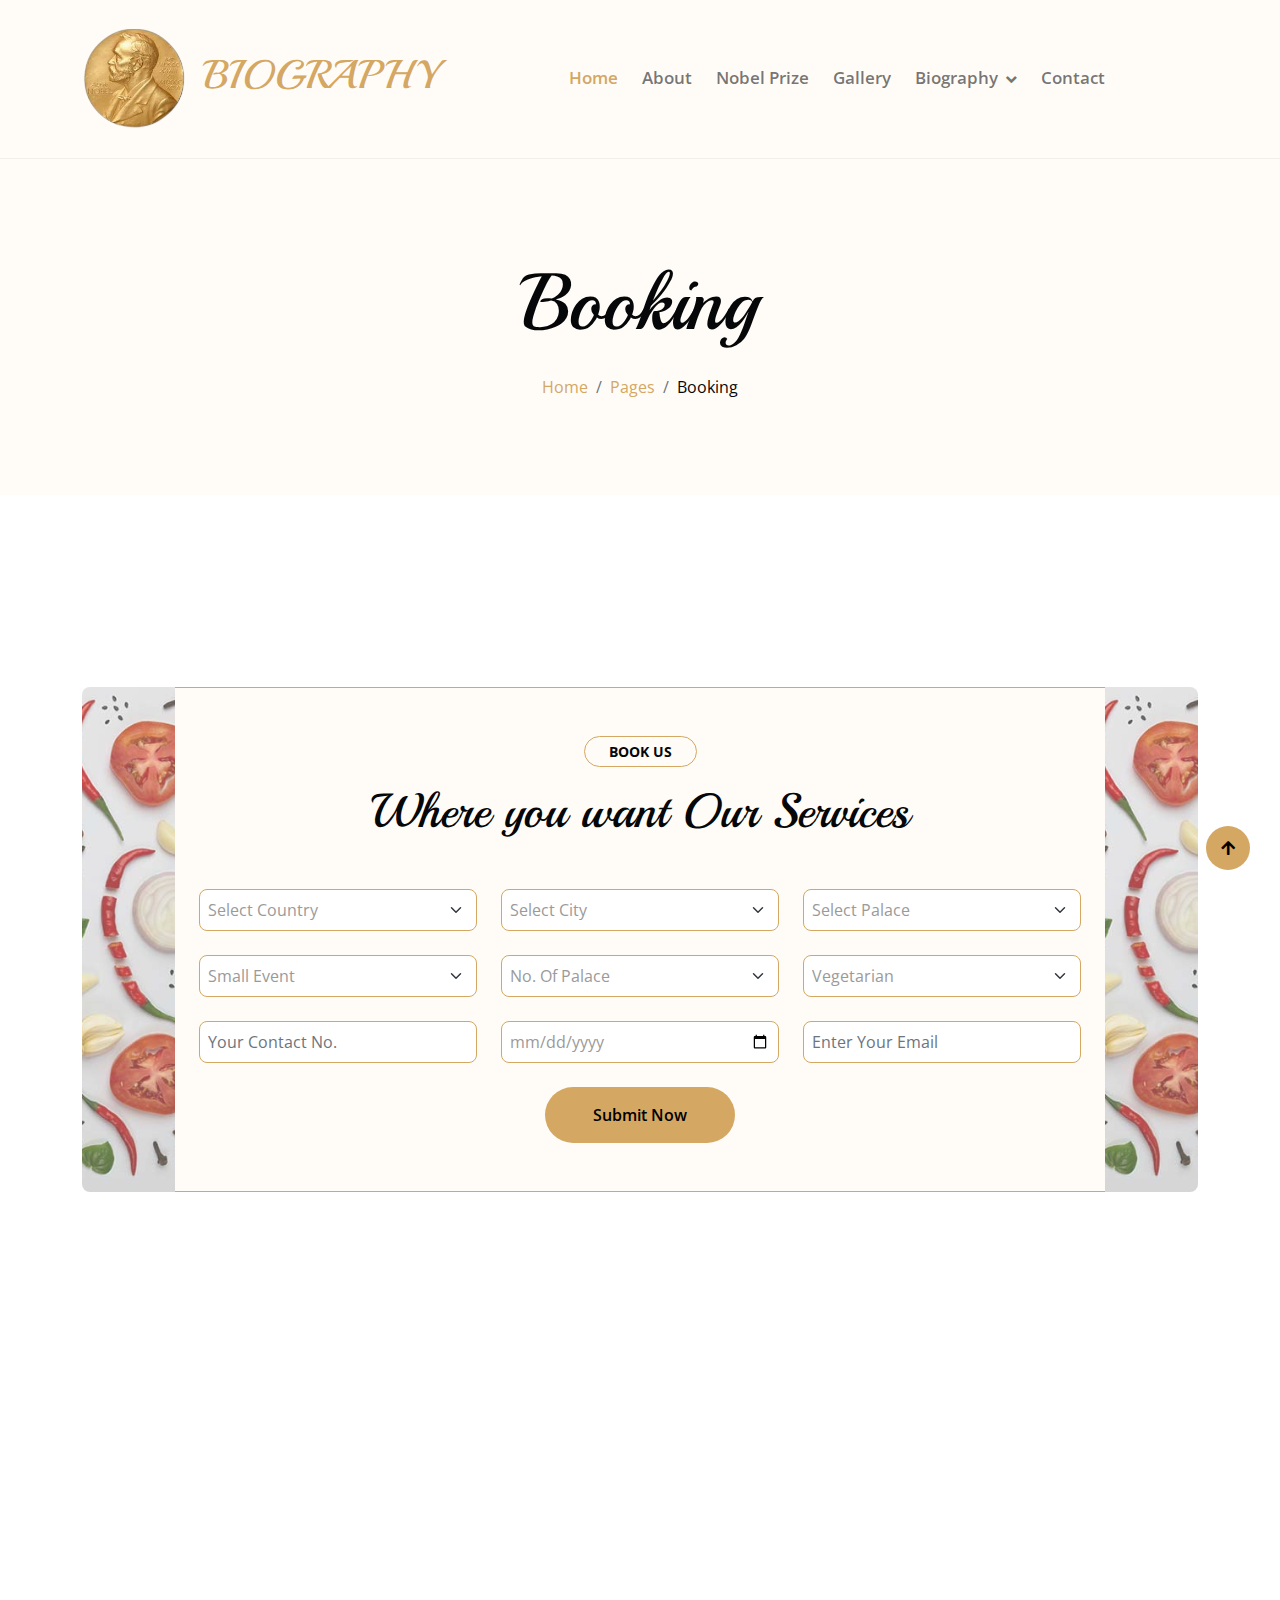
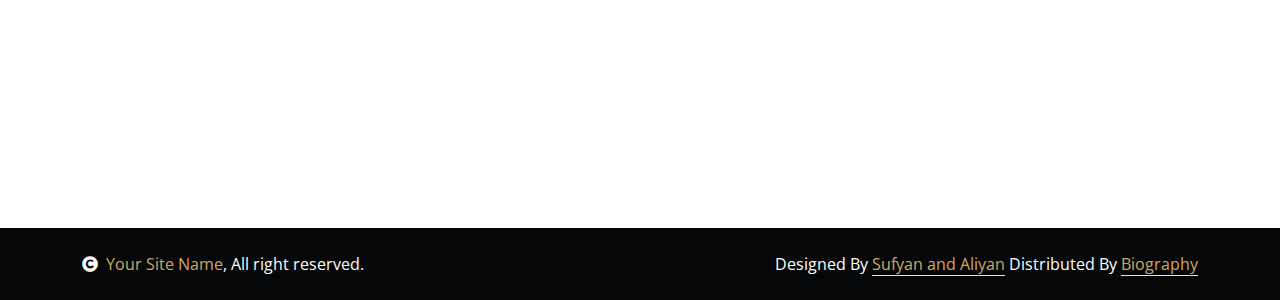
<file: book.html>
<!DOCTYPE html>
<html lang="en">

    <head>
        <meta charset="utf-8">
        <title>Biography</title>
        <meta content="width=device-width, initial-scale=1.0" name="viewport">
        <meta content="" name="keywords">
        <meta content="" name="description">

        <!-- Google Web Fonts -->
        <link rel="preconnect" href="https://fonts.googleapis.com">
        <link rel="preconnect" href="https://fonts.gstatic.com" crossorigin>
        <link href="https://fonts.googleapis.com/css2?family=Open+Sans:wght@400;600&family=Playball&display=swap" rel="stylesheet">

        <!-- Icon Font Stylesheet -->
        <link rel="stylesheet" href="https://use.fontawesome.com/releases/v5.15.4/css/all.css"/>
        <link href="https://cdn.jsdelivr.net/npm/bootstrap-icons@1.4.1/font/bootstrap-icons.css" rel="stylesheet">

        <!-- Libraries Stylesheet -->
        <link href="lib/animate/animate.min.css" rel="stylesheet">
        <link href="lib/lightbox/css/lightbox.min.css" rel="stylesheet">
        <link href="lib/owlcarousel/owl.carousel.min.css" rel="stylesheet">

        <!-- Customized Bootstrap Stylesheet -->
        <link href="css/bootstrap.min.css" rel="stylesheet">

        <!-- Template Stylesheet -->
        <link href="css/style.css" rel="stylesheet">
    </head>

    <body>

        <!-- Spinner Start -->
        <div id="spinner" class="show w-100 vh-100 bg-white position-fixed translate-middle top-50 start-50  d-flex align-items-center justify-content-center">
            <div class="spinner-grow text-primary" role="status"></div>
        </div>
        <!-- Spinner End -->


        <!-- Navbar start -->
        <div class="container-fluid nav-bar m-0 p-0">
            <div class="container ">
                <nav class="navbar navbar-light navbar-expand-lg py-4">
                    <a href="index.html" class="navbar-brand d-flex flex-row align-items-center">
                        <img src="logo.png" alt="logo" style="height: 100px;">
                        <h1 class="nav-link">BIOGRAPHY</h1>
                    </a>
                    <button class="navbar-toggler py-2 px-3" type="button" data-bs-toggle="collapse" data-bs-target="#navbarCollapse">
                        <span class="fa fa-bars text-primary"></span>
                    </button>
                    <div class="collapse navbar-collapse" id="navbarCollapse">
                        <div class="navbar-nav mx-auto">
                            <a href="index.html" class="nav-item nav-link active">Home</a>
                            <a href="about.html" class="nav-item nav-link">About</a>
                            <a href="service.html" class="nav-item nav-link">Nobel Prize</a>
                            <a href="event.html" class="nav-item nav-link">Gallery</a>
                           
                            <div class="nav-item dropdown">
                                <a href="#" class="nav-link dropdown-toggle" data-bs-toggle="dropdown">Biography</a>
                                <div class="dropdown-menu bg-light">
                                    <a href="research.html" class="dropdown-item">Research</a>
                                    <a href="award.html" class="dropdown-item">Awards</a>
                                    <a href="honors.html" class="dropdown-item">Honors</a>
                                  
                                </div>
                            </div>
                            <a href="contact.html" class="nav-item nav-link">Contact</a>
                        </div>
                      
                    </div>
                </nav>
            </div>
        </div>
        <!-- Navbar End -->


        <!-- Modal Search Start -->
        <div class="modal fade" id="searchModal" tabindex="-1" aria-labelledby="exampleModalLabel" aria-hidden="true">
            <div class="modal-dialog modal-fullscreen">
                <div class="modal-content rounded-0">
                    <div class="modal-header">
                        <h5 class="modal-title" id="exampleModalLabel">Search by keyword</h5>
                        <button type="button" class="btn-close" data-bs-dismiss="modal" aria-label="Close"></button>
                    </div>
                    <div class="modal-body d-flex align-items-center">
                        <div class="input-group w-75 mx-auto d-flex">
                            <input type="search" class="form-control bg-transparent p-3" placeholder="keywords" aria-describedby="search-icon-1">
                            <span id="search-icon-1" class="input-group-text p-3"><i class="fa fa-search"></i></span>
                        </div>
                    </div>
                </div>
            </div>
        </div>
        <!-- Modal Search End -->


        <!-- Hero Start -->
        <div class="container-fluid bg-light py-6 my-6 mt-0">
            <div class="container text-center animated bounceInDown">
                <h1 class="display-1 mb-4">Booking</h1>
                <ol class="breadcrumb justify-content-center mb-0 animated bounceInDown">
                    <li class="breadcrumb-item"><a href="#">Home</a></li>
                    <li class="breadcrumb-item"><a href="#">Pages</a></li>
                    <li class="breadcrumb-item text-dark" aria-current="page">Booking</li>
                </ol>
            </div>
        </div>
        <!-- Hero End -->


        <!-- Book Us Start -->
        <div class="container-fluid contact py-6 wow bounceInUp" data-wow-delay="0.1s">
            <div class="container">
                <div class="row g-0">
                    <div class="col-1">
                        <img src="img/background-site.jpg" class="img-fluid h-100 w-100 rounded-start" style="object-fit: cover; opacity: 0.7;" alt="">
                    </div>
                    <div class="col-10">
                        <div class="border-bottom border-top border-primary bg-light py-5 px-4">
                            <div class="text-center">
                                <small class="d-inline-block fw-bold text-dark text-uppercase bg-light border border-primary rounded-pill px-4 py-1 mb-3">Book Us</small>
                                <h1 class="display-5 mb-5">Where you want Our Services</h1>
                            </div>
                            <div class="row g-4 form">
                                <div class="col-lg-4 col-md-6">
                                    <select class="form-select border-primary p-2" aria-label="Default select example">
                                        <option selected>Select Country</option>
                                        <option value="1">USA</option>
                                        <option value="2">UK</option>
                                        <option value="3">India</option>
                                    </select>
                                </div>
                                <div class="col-lg-4 col-md-6">
                                    <select class="form-select border-primary p-2" aria-label="Default select example">
                                        <option selected>Select City</option>
                                        <option value="1">Depend On Country</option>
                                        <option value="2">UK</option>
                                        <option value="3">India</option>
                                    </select>
                                </div>
                                <div class="col-lg-4 col-md-6">
                                    <select class="form-select border-primary p-2" aria-label="Default select example">
                                        <option selected>Select Palace</option>
                                        <option value="1">Depend On Country</option>
                                        <option value="2">UK</option>
                                        <option value="3">India</option>
                                    </select>
                                </div>
                                <div class="col-lg-4 col-md-6">
                                    <select class="form-select border-primary p-2" aria-label="Default select example">
                                        <option selected>Small Event</option>
                                        <option value="1">Event Type</option>
                                        <option value="2">Big Event</option>
                                        <option value="3">Small Event</option>
                                    </select>
                                </div>
                                <div class="col-lg-4 col-md-6">
                                    <select class="form-select border-primary p-2" aria-label="Default select example">
                                        <option selected>No. Of Palace</option>
                                        <option value="1">100-200</option>
                                        <option value="2">300-400</option>
                                        <option value="3">500-600</option>
                                        <option value="4">700-800</option>
                                        <option value="5">900-1000</option>
                                        <option value="6">1000+</option>
                                    </select>
                                </div>
                                <div class="col-lg-4 col-md-6">
                                    <select class="form-select border-primary p-2" aria-label="Default select example">
                                        <option selected>Vegetarian</option>
                                        <option value="1">Vegetarian</option>
                                        <option value="2">Non Vegetarian</option>
                                    </select>
                                </div>
                                <div class="col-lg-4 col-md-6">
                                    <input type="mobile" class="form-control border-primary p-2" placeholder="Your Contact No.">
                                </div>
                                <div class="col-lg-4 col-md-6">
                                    <input type="date" class="form-control border-primary p-2" placeholder="Select Date">
                                </div>
                                <div class="col-lg-4 col-md-6">
                                    <input type="email" class="form-control border-primary p-2" placeholder="Enter Your Email">
                                </div>
                                <div class="col-12 text-center">
                                    <button type="submit" class="btn btn-primary px-5 py-3 rounded-pill">Submit Now</button>
                                </div>
                            </div>
                        </div>
                    </div>
                    <div class="col-1">
                        <img src="img/background-site.jpg" class="img-fluid h-100 w-100 rounded-end" style="object-fit: cover; opacity: 0.7;" alt="">
                    </div>
                </div>
            </div>
        </div>
        <!-- Book Us End -->


        <!-- Footer Start -->
        <div class="container-fluid footer py-6 my-6 mb-0 bg-light wow bounceInUp" data-wow-delay="0.1s">
            <div class="container">
                <div class="row">
                    <div class="col-lg-3 col-md-6">
                        <div class="footer-item">
                            <h1 class="text-primary">Bio<span class="text-dark">graphy</span></h1>
                            <p class="lh-lg mb-4">Explore the life stories of influential figures through concise biographies and insightful narratives.</p>
                            <div class="footer-icon d-flex">
                                <a class="btn btn-primary btn-sm-square me-2 rounded-circle" href="https://www.facebook.com/login/?next=https%3A%2F%2Fwww.facebook.com%2F"><i class="fab fa-facebook-f"></i></a>
                                <a href="https://www.instagram.com/" class="btn btn-primary btn-sm-square me-2 rounded-circle"><i class="fab fa-instagram"></i></a>
                                <a href="https://pk.linkedin.com/" class="btn btn-primary btn-sm-square rounded-circle"><i class="fab fa-linkedin-in"></i></a>
                            </div>
                        </div>
                    </div>
                    <div class="col-lg-3 col-md-6">
                        <div class="footer-item">
                            <h4 class="mb-4">Site Maps</h4>
                            <div class="d-flex flex-column align-items-start">
                                <a class="text-body mb-3" href="index.html"><i class="fa fa-check text-primary me-2"></i>Home</a>
                                <a class="text-body mb-3" href="about.html"><i class="fa fa-check text-primary me-2"></i>About</a>
                                <a class="text-body mb-3" href="service.html"><i class="fa fa-check text-primary me-2"></i>Nobel Prize</a>
                                <a class="text-body mb-3" href="event.html"><i class="fa fa-check text-primary me-2"></i>Gallery</a>
                                <a class="text-body mb-3" href="contact.html"><i class="fa fa-check text-primary me-2"></i>Contact</a>
                            </div>
                        </div>
                    </div>
                    <div class="col-lg-3 col-md-6">
                        <div class="footer-item">
                            <h4 class="mb-4">Contact Us</h4>
                            <div class="d-flex flex-column align-items-start">
                                <p><i class="fa fa-map-marker-alt text-primary me-2"></i> Aptech North Nazimabad</p>
                                <p><i class="fa fa-phone-alt text-primary me-2"></i>  (021) 36630102</p>
                                <p><i class="fas fa-envelope text-primary me-2"></i> aptech@north.edu.pk</p>
                                <p><i class="fa fa-clock text-primary me-2"></i>SD-1, Block A North Nazimabad Town, Karachi, 74700</p>
                            </div>
                        </div>
                    </div>
                    <div class="col-lg-3 col-md-6">
                        <div class="footer-item">
                            <h4 class="mb-4">Map</h4>
                            <iframe src="https://www.google.com/maps/embed?pb=!1m14!1m12!1m3!1d14472.52453252531!2d67.03455600000001!3d24.927602299999997!2m3!1f0!2f0!3f0!3m2!1i1024!2i768!4f13.1!5e0!3m2!1sen!2s!4v1721820023984!5m2!1sen!2s" style="border:0;" allowfullscreen="" loading="lazy" referrerpolicy="no-referrer-when-downgrade"></iframe>
                        </div>
                    </div>
                </div>
            </div>
        </div>
        <!-- Footer End -->


        <!-- Copyright Start -->
        <div class="container-fluid copyright bg-dark py-4">
            <div class="container">
                <div class="row">
                    <div class="col-md-6 text-center text-md-start mb-3 mb-md-0">
                        <span class="text-light"><a href="#"><i class="fas fa-copyright text-light me-2"></i>Your Site Name</a>, All right reserved.</span>
                    </div>
                    <div class="col-md-6 my-auto text-center text-md-end text-white">
                        <!--/*** This template is free as long as you keep the below author’s credit link/attribution link/backlink. ***/-->
                        <!--/*** If you'd like to use the template without the below author’s credit link/attribution link/backlink, ***/-->
                        <!--/*** you can purchase the Credit Removal License from "https://htmlcodex.com/credit-removal". ***/-->
                        Designed By <a class="border-bottom" href="https://htmlcodex.com">Sufyan and Aliyan</a> Distributed By <a class="border-bottom" href="https://themewagon.com">Biography</a>
                    </div>
                </div>
            </div>
        </div>
        <!-- Copyright End -->


        <!-- Back to Top -->
        <a href="#" class="btn btn-md-square btn-primary rounded-circle back-to-top"><i class="fa fa-arrow-up"></i></a>   

        
    <!-- JavaScript Libraries -->
    <script src="https://ajax.googleapis.com/ajax/libs/jquery/1.12.4/jquery.min.js"></script>
    <script src="https://cdn.jsdelivr.net/npm/bootstrap@5.0.0/dist/js/bootstrap.bundle.min.js"></script>
    <script src="lib/wow/wow.min.js"></script>
    <script src="lib/easing/easing.min.js"></script>
    <script src="lib/waypoints/waypoints.min.js"></script>
    <script src="lib/counterup/counterup.min.js"></script>
    <script src="lib/lightbox/js/lightbox.min.js"></script>
    <script src="lib/owlcarousel/owl.carousel.min.js"></script>

    <!-- Template Javascript -->
    <script src="js/main.js"></script>
    </body>

</html>
</file>
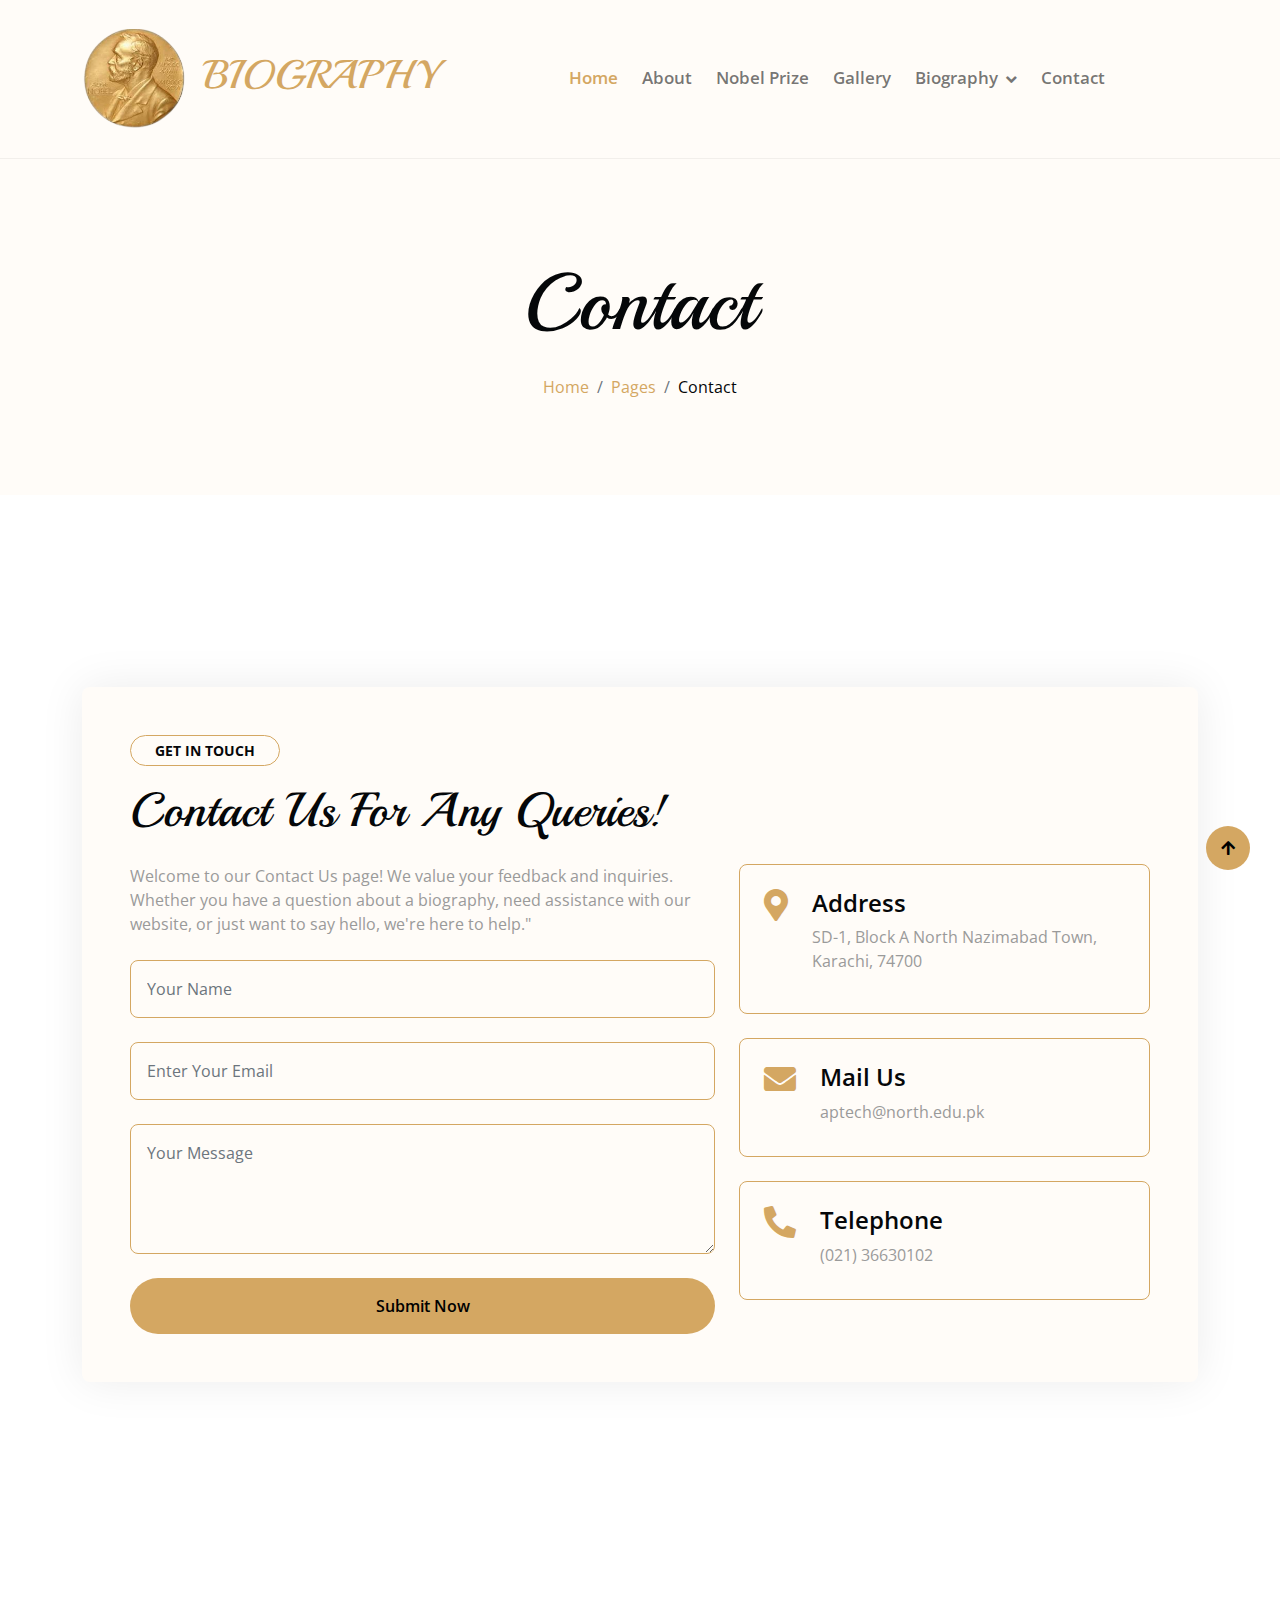
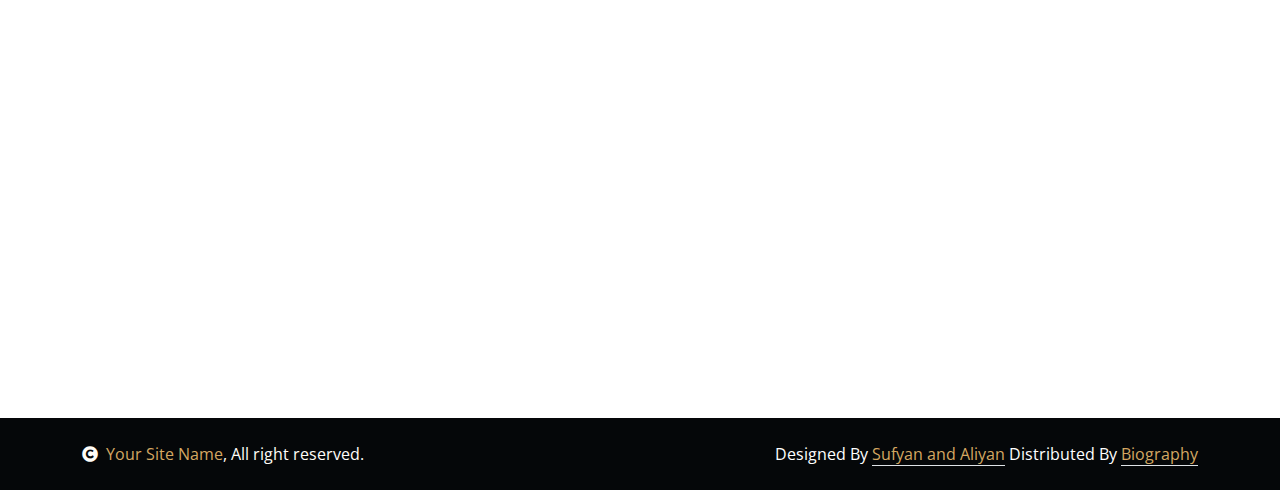
<file: contact.html>
<!DOCTYPE html>
<html lang="en">

    <head>
        <meta charset="utf-8">
        <title>Biography</title>
        <meta content="width=device-width, initial-scale=1.0" name="viewport">
        <meta content="" name="keywords">
        <meta content="" name="description">

        <!-- Google Web Fonts -->
        <link rel="preconnect" href="https://fonts.googleapis.com">
        <link rel="preconnect" href="https://fonts.gstatic.com" crossorigin>
        <link href="https://fonts.googleapis.com/css2?family=Open+Sans:wght@400;600&family=Playball&display=swap" rel="stylesheet">

        <!-- Icon Font Stylesheet -->
        <link rel="stylesheet" href="https://use.fontawesome.com/releases/v5.15.4/css/all.css"/>
        <link href="https://cdn.jsdelivr.net/npm/bootstrap-icons@1.4.1/font/bootstrap-icons.css" rel="stylesheet">

        <!-- Libraries Stylesheet -->
        <link href="lib/animate/animate.min.css" rel="stylesheet">
        <link href="lib/lightbox/css/lightbox.min.css" rel="stylesheet">
        <link href="lib/owlcarousel/owl.carousel.min.css" rel="stylesheet">

        <!-- Customized Bootstrap Stylesheet -->
        <link href="css/bootstrap.min.css" rel="stylesheet">

        <!-- Template Stylesheet -->
        <link href="css/style.css" rel="stylesheet">
    </head>

    <body>

        <!-- Spinner Start -->
        <div id="spinner" class="show w-100 vh-100 bg-white position-fixed translate-middle top-50 start-50  d-flex align-items-center justify-content-center">
            <div class="spinner-grow text-primary" role="status"></div>
        </div>
        <!-- Spinner End -->


        <!-- Navbar start -->
        <div class="container-fluid nav-bar m-0 p-0">
            <div class="container ">
                <nav class="navbar navbar-light navbar-expand-lg py-4">
                    <a href="index.html" class="navbar-brand d-flex flex-row align-items-center">
                        <img src="logo.png" alt="logo" style="height: 100px;">
                        <h1 class="nav-link">BIOGRAPHY</h1>
                    </a>
                    <button class="navbar-toggler py-2 px-3" type="button" data-bs-toggle="collapse" data-bs-target="#navbarCollapse">
                        <span class="fa fa-bars text-primary"></span>
                    </button>
                    <div class="collapse navbar-collapse" id="navbarCollapse">
                        <div class="navbar-nav mx-auto">
                            <a href="index.html" class="nav-item nav-link active">Home</a>
                            <a href="about.html" class="nav-item nav-link">About</a>
                            <a href="service.html" class="nav-item nav-link">Nobel Prize</a>
                            <a href="event.html" class="nav-item nav-link">Gallery</a>
                           
                            <div class="nav-item dropdown">
                                <a href="#" class="nav-link dropdown-toggle" data-bs-toggle="dropdown">Biography</a>
                                <div class="dropdown-menu bg-light">
                                    <a href="research.html" class="dropdown-item">Research</a>
                                    <a href="award.html" class="dropdown-item">Awards</a>
                                    <a href="honors.html" class="dropdown-item">Honors</a>
                                  
                                </div>
                            </div>
                            <a href="contact.html" class="nav-item nav-link">Contact</a>
                        </div>
                      
                    </div>
                </nav>
            </div>
        </div>
        <!-- Navbar End -->


        <!-- Modal Search Start -->
        <div class="modal fade" id="searchModal" tabindex="-1" aria-labelledby="exampleModalLabel" aria-hidden="true">
            <div class="modal-dialog modal-fullscreen">
                <div class="modal-content rounded-0">
                    <div class="modal-header">
                        <h5 class="modal-title" id="exampleModalLabel">Search by keyword</h5>
                        <button type="button" class="btn-close" data-bs-dismiss="modal" aria-label="Close"></button>
                    </div>
                    <div class="modal-body d-flex align-items-center">
                        <div class="input-group w-75 mx-auto d-flex">
                            <input type="search" class="form-control bg-transparent p-3" placeholder="keywords" aria-describedby="search-icon-1">
                            <span id="search-icon-1" class="input-group-text p-3"><i class="fa fa-search"></i></span>
                        </div>
                    </div>
                </div>
            </div>
        </div>
        <!-- Modal Search End -->


        <!-- Hero Start -->
        <div class="container-fluid bg-light py-6 my-6 mt-0">
            <div class="container text-center animated bounceInDown">
                <h1 class="display-1 mb-4">Contact</h1>
                <ol class="breadcrumb justify-content-center mb-0 animated bounceInDown">
                    <li class="breadcrumb-item"><a href="index.html">Home</a></li>
                    <li class="breadcrumb-item"><a href="contact.html">Pages</a></li>
                    <li class="breadcrumb-item text-dark" aria-current="page">Contact</li>
                </ol>
            </div>
        </div>
        <!-- Hero End -->


        <!-- Contact Start -->
        <div class="container-fluid contact py-6 wow bounceInUp" data-wow-delay="0.1s">
            <div class="container">
                <div class="p-5 bg-light rounded contact-form">
                    <div class="row g-4">
                        <div class="col-12">
                            <small class="d-inline-block fw-bold text-dark text-uppercase bg-light border border-primary rounded-pill px-4 py-1 mb-3">Get in touch</small>
                            <h1 class="display-5 mb-0">Contact Us For Any Queries!</h1>
                        </div>
                        <div class="col-md-6 col-lg-7">
                            <p class="mb-4">Welcome to our Contact Us page! We value your feedback and inquiries. Whether you have a question about a biography, need assistance with our website, or just want to say hello, we're here to help."</p>
                            <form>
                                <input type="text" id="name" class="w-100 form-control p-3 mb-4 border-primary bg-light" placeholder="Your Name">
                                <input type="email" id="email" class="w-100 form-control p-3 mb-4 border-primary bg-light" placeholder="Enter Your Email">
                                <textarea class="w-100 form-control mb-4 p-3 border-primary bg-light" rows="4" cols="10" placeholder="Your Message"></textarea>
                                <button onclick="submitForm()" class="w-100 btn btn-primary form-control p-3 border-primary bg-primary rounded-pill" type="submit">Submit Now</button>
                            </form>
                        </div>
                        <div class="col-md-6 col-lg-5">
                            <div>
                                <div class="d-inline-flex w-100 border border-primary p-4 rounded mb-4">
                                    <i class="fas fa-map-marker-alt fa-2x text-primary me-4"></i>
                                    <div class="">
                                        <h4>Address</h4>
                                        <p>SD-1, Block A North Nazimabad Town, Karachi, 74700</p>
                                    </div>
                                </div>
                                <div class="d-inline-flex w-100 border border-primary p-4 rounded mb-4">
                                    <i class="fas fa-envelope fa-2x text-primary me-4"></i>
                                    <div class="">
                                        <h4>Mail Us</h4>
                                        <p class="mb-2">aptech@north.edu.pk</p> 
                                     </div>
                                </div>
                                <div class="d-inline-flex w-100 border border-primary p-4 rounded">
                                    <i class="fa fa-phone-alt fa-2x text-primary me-4"></i>
                                    <div class="">
                                        <h4>Telephone</h4>
                                        <p class="mb-2"> (021) 36630102</p>
                                    </div>
                                </div>
                            </div>
                        </div>
                    </div>
                </div>
            </div>
        </div>
        <!-- Contact End -->
        <script>
            function submitForm() {
                var name = document.getElementById("name").value.trim();
                var email = document.getElementById("email").value.trim();
                
                // Regex patterns
                var namePattern = /^[a-zA-Z\s]+$/;
                var emailPattern = /^[^\s@]+@[^\s@]+\.[^\s@]+$/;
        
                if (name !== "" && email !== "") {
                    if (namePattern.test(name) && emailPattern.test(email)) {
                        alert("Form submitted successfully!");
                        // Here you can add further logic to submit the form data
                    } else {
                        alert("Invalid name or email format!");
                    }
                } else {
                    alert("Please fill in all fields!");
                }
            }
        </script>

        <!-- Footer Start -->
        <div class="container-fluid footer py-6 my-6 mb-0 bg-light wow bounceInUp" data-wow-delay="0.1s">
            <div class="container">
                <div class="row">
                    <div class="col-lg-3 col-md-6">
                        <div class="footer-item">
                            <h1 class="text-primary">Bio<span class="text-dark">graphy</span></h1>
                            <p class="lh-lg mb-4">Explore the life stories of influential figures through concise biographies and insightful narratives.</p>
                            <div class="footer-icon d-flex">
                                <a class="btn btn-primary btn-sm-square me-2 rounded-circle" href="https://www.facebook.com/login/?next=https%3A%2F%2Fwww.facebook.com%2F"><i class="fab fa-facebook-f"></i></a>
                                <a href="https://www.instagram.com/" class="btn btn-primary btn-sm-square me-2 rounded-circle"><i class="fab fa-instagram"></i></a>
                                <a href="https://pk.linkedin.com/" class="btn btn-primary btn-sm-square rounded-circle"><i class="fab fa-linkedin-in"></i></a>
                            </div>
                        </div>
                    </div>
                    <div class="col-lg-3 col-md-6">
                        <div class="footer-item">
                            <h4 class="mb-4">Site Maps</h4>
                            <div class="d-flex flex-column align-items-start">
                                <a class="text-body mb-3" href="index.html"><i class="fa fa-check text-primary me-2"></i>Home</a>
                                <a class="text-body mb-3" href="about.html"><i class="fa fa-check text-primary me-2"></i>About</a>
                                <a class="text-body mb-3" href="service.html"><i class="fa fa-check text-primary me-2"></i>Nobel Prize</a>
                                <a class="text-body mb-3" href="event.html"><i class="fa fa-check text-primary me-2"></i>Gallery</a>
                                <a class="text-body mb-3" href="contact.html"><i class="fa fa-check text-primary me-2"></i>Contact</a>
                            </div>
                        </div>
                    </div>
                    <div class="col-lg-3 col-md-6">
                        <div class="footer-item">
                            <h4 class="mb-4">Contact Us</h4>
                            <div class="d-flex flex-column align-items-start">
                                <p><i class="fa fa-map-marker-alt text-primary me-2"></i> Aptech North Nazimabad</p>
                                <p><i class="fa fa-phone-alt text-primary me-2"></i>  (021) 36630102</p>
                                <p><i class="fas fa-envelope text-primary me-2"></i> aptech@north.edu.pk</p>
                                <p><i class="fa fa-clock text-primary me-2"></i>SD-1, Block A North Nazimabad Town, Karachi, 74700</p>
                            </div>
                        </div>
                    </div>
                    <div class="col-lg-3 col-md-6">
                        <div class="footer-item">
                            <h4 class="mb-4">Map</h4>
                            <iframe src="https://www.google.com/maps/embed?pb=!1m14!1m12!1m3!1d14472.52453252531!2d67.03455600000001!3d24.927602299999997!2m3!1f0!2f0!3f0!3m2!1i1024!2i768!4f13.1!5e0!3m2!1sen!2s!4v1721820023984!5m2!1sen!2s" style="border:0;" allowfullscreen="" loading="lazy" referrerpolicy="no-referrer-when-downgrade"></iframe>
                        </div>
                    </div>
                </div>
            </div>
        </div>
        <!-- Footer End -->


        <!-- Copyright Start -->
        <div class="container-fluid copyright bg-dark py-4">
            <div class="container">
                <div class="row">
                    <div class="col-md-6 text-center text-md-start mb-3 mb-md-0">
                        <span class="text-light"><a href="#"><i class="fas fa-copyright text-light me-2"></i>Your Site Name</a>, All right reserved.</span>
                    </div>
                    <div class="col-md-6 my-auto text-center text-md-end text-white">
                        <!--/*** This template is free as long as you keep the below author’s credit link/attribution link/backlink. ***/-->
                        <!--/*** If you'd like to use the template without the below author’s credit link/attribution link/backlink, ***/-->
                        <!--/*** you can purchase the Credit Removal License from "https://htmlcodex.com/credit-removal". ***/-->
                        Designed By <a class="border-bottom" href="https://htmlcodex.com">Sufyan and Aliyan</a> Distributed By <a class="border-bottom" href="https://themewagon.com">Biography</a>
                    </div>
                </div>
            </div>
        </div>
        <!-- Copyright End -->


        <!-- Back to Top -->
        <a href="#" class="btn btn-md-square btn-primary rounded-circle back-to-top"><i class="fa fa-arrow-up"></i></a>   

        
    <!-- JavaScript Libraries -->
    <script src="https://ajax.googleapis.com/ajax/libs/jquery/1.12.4/jquery.min.js"></script>
    <script src="https://cdn.jsdelivr.net/npm/bootstrap@5.0.0/dist/js/bootstrap.bundle.min.js"></script>
    <script src="lib/wow/wow.min.js"></script>
    <script src="lib/easing/easing.min.js"></script>
    <script src="lib/waypoints/waypoints.min.js"></script>
    <script src="lib/counterup/counterup.min.js"></script>
    <script src="lib/lightbox/js/lightbox.min.js"></script>
    <script src="lib/owlcarousel/owl.carousel.min.js"></script>

    <!-- Template Javascript -->
    <script src="js/main.js"></script>
    </body>

</html>
</file>
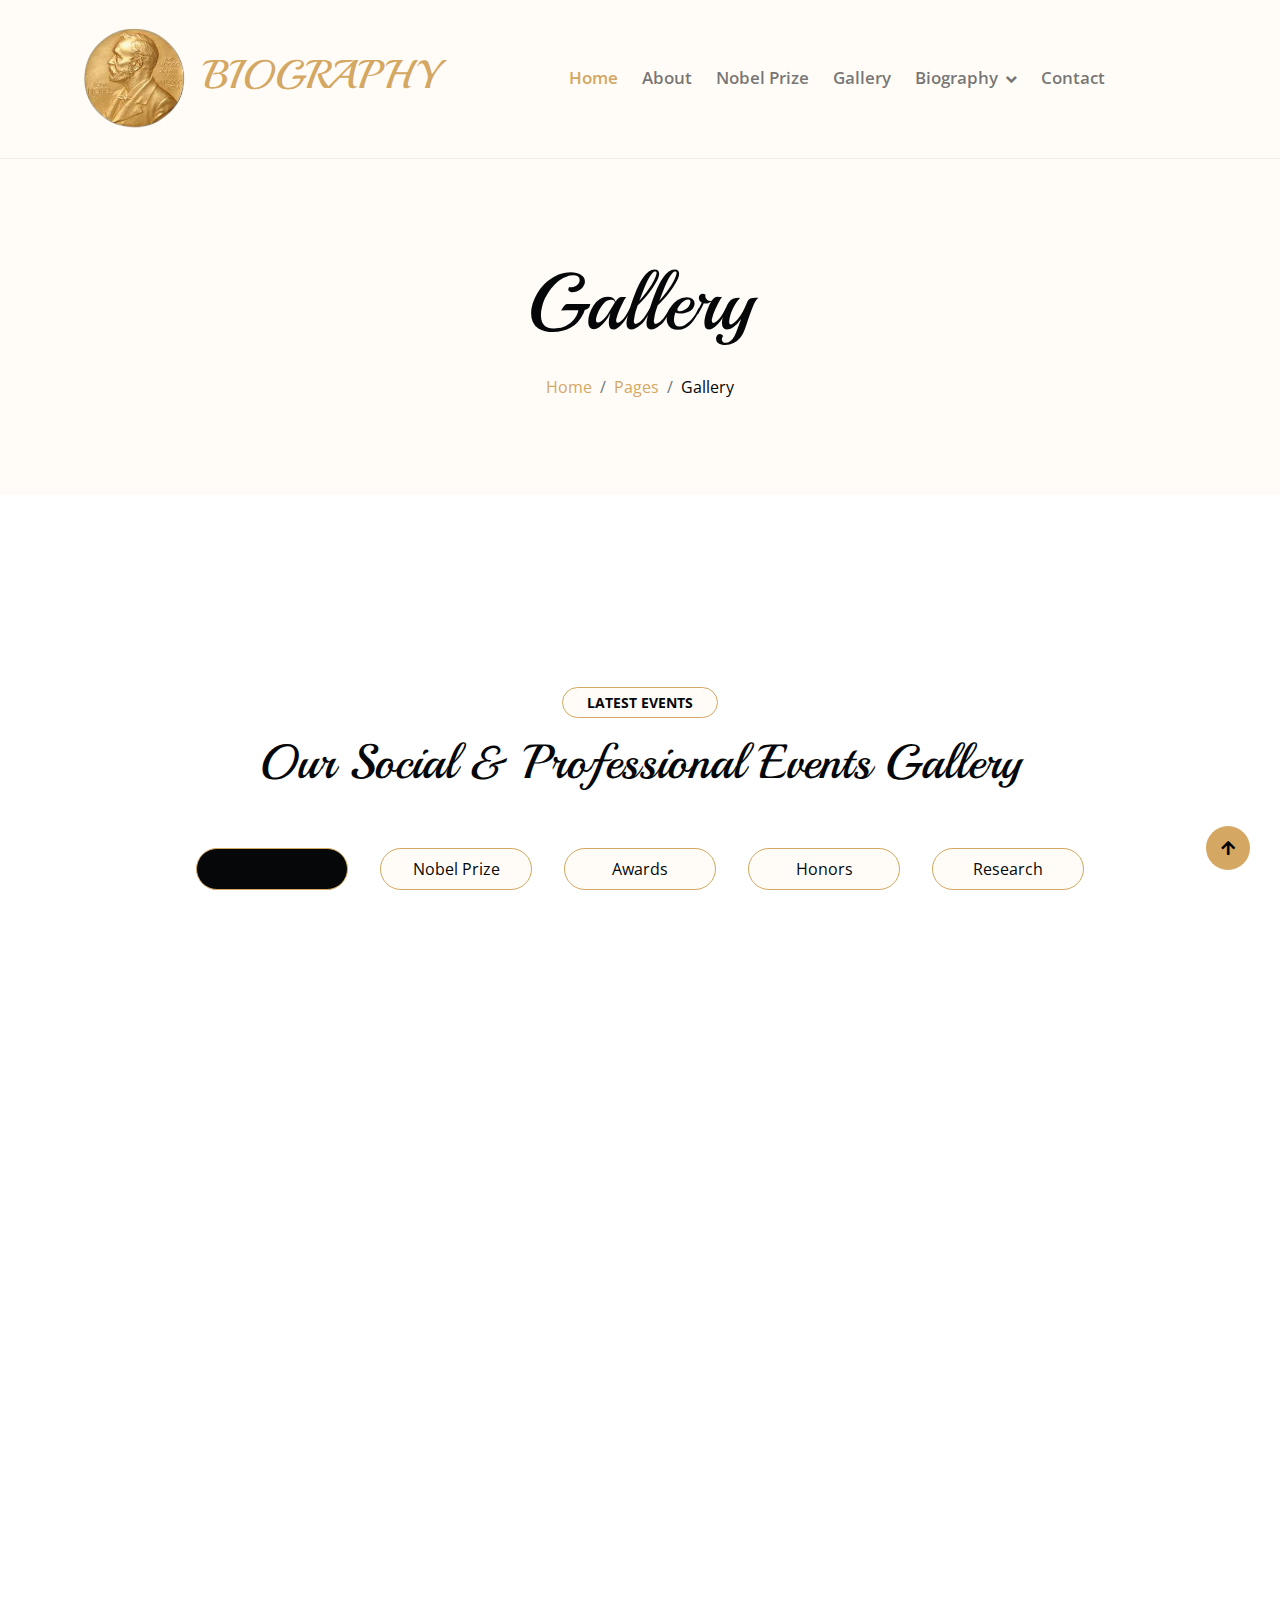
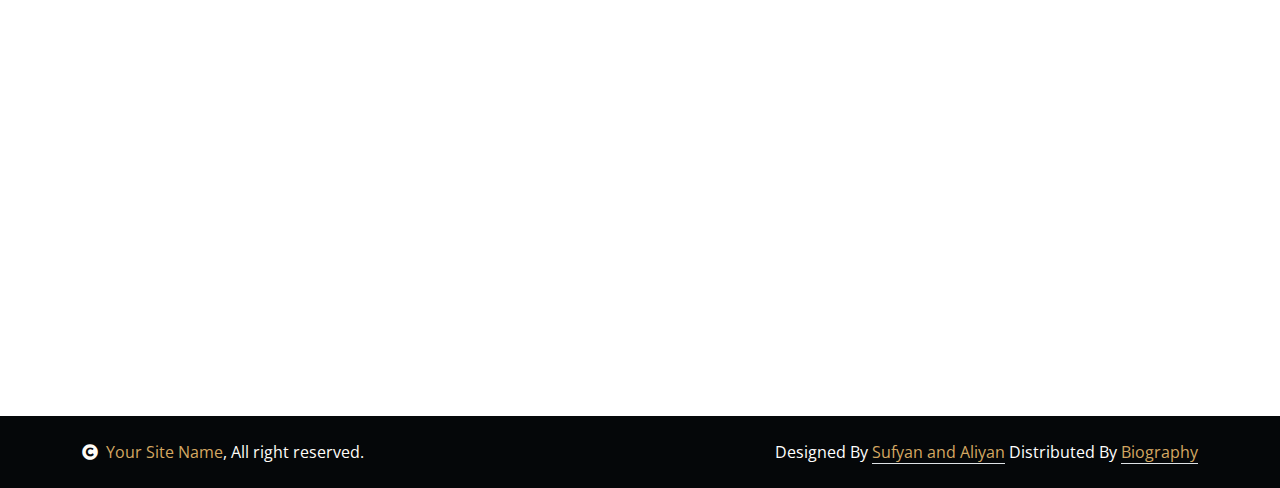
<file: event.html>
<!DOCTYPE html>
<html lang="en">

    <head>
        <meta charset="utf-8">
        <title>Biography</title>
        <meta content="width=device-width, initial-scale=1.0" name="viewport">
        <meta content="" name="keywords">
        <meta content="" name="description">

        <!-- Google Web Fonts -->
        <link rel="preconnect" href="https://fonts.googleapis.com">
        <link rel="preconnect" href="https://fonts.gstatic.com" crossorigin>
        <link href="https://fonts.googleapis.com/css2?family=Open+Sans:wght@400;600&family=Playball&display=swap" rel="stylesheet">

        <!-- Icon Font Stylesheet -->
        <link rel="stylesheet" href="https://use.fontawesome.com/releases/v5.15.4/css/all.css"/>
        <link href="https://cdn.jsdelivr.net/npm/bootstrap-icons@1.4.1/font/bootstrap-icons.css" rel="stylesheet">

        <!-- Libraries Stylesheet -->
        <link href="lib/animate/animate.min.css" rel="stylesheet">
        <link href="lib/lightbox/css/lightbox.min.css" rel="stylesheet">
        <link href="lib/owlcarousel/owl.carousel.min.css" rel="stylesheet">

        <!-- Customized Bootstrap Stylesheet -->
        <link href="css/bootstrap.min.css" rel="stylesheet">

        <!-- Template Stylesheet -->
        <link href="css/style.css" rel="stylesheet">
    </head>

    <body>

        <!-- Spinner Start -->
        <div id="spinner" class="show w-100 vh-100 bg-white position-fixed translate-middle top-50 start-50  d-flex align-items-center justify-content-center">
            <div class="spinner-grow text-primary" role="status"></div>
        </div>
        <!-- Spinner End -->


        <!-- Navbar start -->
        <div class="container-fluid nav-bar m-0 p-0">
            <div class="container ">
                <nav class="navbar navbar-light navbar-expand-lg py-4">
                    <a href="index.html" class="navbar-brand d-flex flex-row align-items-center">
                        <img src="logo.png" alt="logo" style="height: 100px;">
                        <h1 class="nav-link">BIOGRAPHY</h1>
                    </a>
                    <button class="navbar-toggler py-2 px-3" type="button" data-bs-toggle="collapse" data-bs-target="#navbarCollapse">
                        <span class="fa fa-bars text-primary"></span>
                    </button>
                    <div class="collapse navbar-collapse" id="navbarCollapse">
                        <div class="navbar-nav mx-auto">
                            <a href="index.html" class="nav-item nav-link active">Home</a>
                            <a href="about.html" class="nav-item nav-link">About</a>
                            <a href="service.html" class="nav-item nav-link">Nobel Prize</a>
                            <a href="event.html" class="nav-item nav-link">Gallery</a>
                           
                            <div class="nav-item dropdown">
                                <a href="#" class="nav-link dropdown-toggle" data-bs-toggle="dropdown">Biography</a>
                                <div class="dropdown-menu bg-light">
                                    <a href="research.html" class="dropdown-item">Research</a>
                                    <a href="award.html" class="dropdown-item">Awards</a>
                                    <a href="honors.html" class="dropdown-item">Honors</a>
                                  
                                </div>
                            </div>
                            <a href="contact.html" class="nav-item nav-link">Contact</a>
                        </div>
                      
                    </div>
                </nav>
            </div>
        </div>
        <!-- Navbar End -->


        <!-- Modal Search Start -->
        <div class="modal fade" id="searchModal" tabindex="-1" aria-labelledby="exampleModalLabel" aria-hidden="true">
            <div class="modal-dialog modal-fullscreen">
                <div class="modal-content rounded-0">
                    <div class="modal-header">
                        <h5 class="modal-title" id="exampleModalLabel">Search by keyword</h5>
                        <button type="button" class="btn-close" data-bs-dismiss="modal" aria-label="Close"></button>
                    </div>
                    <div class="modal-body d-flex align-items-center">
                        <div class="input-group w-75 mx-auto d-flex">
                            <input type="search" class="form-control bg-transparent p-3" placeholder="keywords" aria-describedby="search-icon-1">
                            <span id="search-icon-1" class="input-group-text p-3"><i class="fa fa-search"></i></span>
                        </div>
                    </div>
                </div>
            </div>
        </div>
        <!-- Modal Search End -->


        <!-- Hero Start -->
        <div class="container-fluid bg-light py-6 my-6 mt-0">
            <div class="container text-center animated bounceInDown">
                <h1 class="display-1 mb-4">Gallery</h1>
                <ol class="breadcrumb justify-content-center mb-0 animated bounceInDown">
                    <li class="breadcrumb-item"><a href="index.html">Home</a></li>
                    <li class="breadcrumb-item"><a href="#">Pages</a></li>
                    <li class="breadcrumb-item text-dark" aria-current="page">Gallery</li>
                </ol>
            </div>
        </div>
        <!-- Hero End -->


        <!-- Events Start -->
        <div class="container-fluid event py-6">
            <div class="container">
                <div class="text-center wow bounceInUp" data-wow-delay="0.1s">
                    <small class="d-inline-block fw-bold text-dark text-uppercase bg-light border border-primary rounded-pill px-4 py-1 mb-3">Latest Events</small>
                    <h1 class="display-5 mb-5">Our Social & Professional Events Gallery</h1>
                </div>
                <div class="tab-class text-center">
                    <ul class="nav nav-pills d-inline-flex justify-content-center mb-5 wow bounceInUp" data-wow-delay="0.1s">
                        <li class="nav-item p-2">
                            <a class="d-flex mx-2 py-2 border border-primary bg-light rounded-pill active" data-bs-toggle="pill" href="#tab-1">
                                <span class="text-dark" style="width: 150px;">Biography</span>
                            </a>
                        </li>
                        <li class="nav-item p-2">
                            <a class="d-flex py-2 mx-2 border border-primary bg-light rounded-pill" data-bs-toggle="pill" href="#tab-2">
                                <span class="text-dark" style="width: 150px;">Nobel Prize</span>
                            </a>
                        </li>
                        <li class="nav-item p-2">
                            <a class="d-flex mx-2 py-2 border border-primary bg-light rounded-pill" data-bs-toggle="pill" href="#tab-3">
                                <span class="text-dark" style="width: 150px;">Awards</span>
                            </a>
                        </li>
                        <li class="nav-item p-2">
                            <a class="d-flex mx-2 py-2 border border-primary bg-light rounded-pill" data-bs-toggle="pill" href="#tab-4">
                                <span class="text-dark" style="width: 150px;">Honors</span>
                            </a>
                        </li>
                        <li class="nav-item p-2">
                            <a class="d-flex mx-2 py-2 border border-primary bg-light rounded-pill" data-bs-toggle="pill" href="#tab-5">
                                <span class="text-dark" style="width: 150px;">Research</span>
                            </a>
                        </li>
                    </ul>
                    <div class="tab-content">
                        <div id="tab-1" class="tab-pane fade show p-0 active">
                            <div class="row g-4">
                                <div class="col-lg-12">
                                    <div class="row g-4">
                                        <div class="col-md-6 col-lg-3 wow bounceInUp" data-wow-delay="0.1s">
                                            <div class="event-img position-relative">
                                                <img class="img-fluid rounded w-100" src="abdus salam.jpg"style="height: 210px;" alt="">
                                                <div class="event-overlay d-flex flex-column p-4">
                                                    <h4 class="me-auto">Wedding</h4>
                                                    <a href="abdus salam.jpg" data-lightbox="event-1" class="my-auto"><i class="fas fa-search-plus text-dark fa-2x"></i></a>
                                                </div>
                                            </div>
                                        </div>
                                        <div class="col-md-6 col-lg-3 wow bounceInUp" data-wow-delay="0.3s">
                                            <div class="event-img position-relative">
                                                <img class="img-fluid rounded w-100" src="einstine.jpg" style="height: 200px;" alt="">
                                                <div class="event-overlay d-flex flex-column p-4">
                                                    <h4 class="me-auto">Corporate</h4>
                                                    <a href="einstine.jpg" data-lightbox="event-2" class="my-auto"><i class="fas fa-search-plus text-dark fa-2x"></i></a>
                                                </div>
                                            </div>
                                        </div>
                                        <div class="col-md-6 col-lg-3 wow bounceInUp" data-wow-delay="0.5s">
                                            <div class="event-img position-relative">
                                                <img class="img-fluid rounded w-100" src="zzz.jfif" alt="">
                                                <div class="event-overlay d-flex flex-column p-4">
                                                    <h4 class="me-auto">Wedding</h4>
                                                    <a href="zzz.jfif" data-lightbox="event-3" class="my-auto"><i class="fas fa-search-plus text-dark fa-2x"></i></a>
                                                </div>
                                            </div>
                                        </div>
                                        <div class="col-md-6 col-lg-3 wow bounceInUp" data-wow-delay="0.7s">
                                            <div class="event-img position-relative">
                                                <img class="img-fluid rounded w-100" src="aunty.jfif"style="height: 200px;" alt="">
                                                <div class="event-overlay d-flex flex-column p-4">
                                                    <h4 class="me-auto">Buffet</h4>
                                                    <a href="aunty.jfif" data-lightbox="event-4" class="my-auto"><i class="fas fa-search-plus text-dark fa-2x"></i></a>
                                                </div>
                                            </div>
                                        </div>
                                        <div class="col-md-6 col-lg-3 wow bounceInUp" data-wow-delay="0.1s">
                                            <div class="event-img position-relative">
                                                <img class="img-fluid rounded w-100" src="mic.jfif"style="height: 200px;" alt="">
                                                <div class="event-overlay d-flex flex-column p-4">
                                                    <h4 class="me-auto">Cocktail</h4>
                                                    <a href="mic.jfif" data-lightbox="event-5" class="my-auto"><i class="fas fa-search-plus text-dark fa-2x"></i></a>
                                                </div>
                                            </div>
                                        </div>
                                        <div class="col-md-6 col-lg-3 wow bounceInUp" data-wow-delay="0.3s">
                                            <div class="event-img position-relative">
                                                <img class="img-fluid rounded w-100" src="save.jfif"style="height: 200px;" alt="">
                                                <div class="event-overlay d-flex flex-column p-4">
                                                    <h4 class="me-auto">Wedding</h4>
                                                    <a href="save.jfif" data-lightbox="event-6" class="my-auto"><i class="fas fa-search-plus text-dark fa-2x"></i></a>
                                                </div>
                                            </div>
                                        </div>
                                        <div class="col-md-6 col-lg-3 wow bounceInUp" data-wow-delay="0.5s">
                                            <div class="event-img position-relative">
                                                <img class="img-fluid rounded w-100" src="jon foss.avif"style="height: 200px;" alt="">
                                                <div class="event-overlay d-flex flex-column p-4">
                                                    <h4 class="me-auto">Buffet</h4>
                                                    <a href="jon foss.avif" data-lightbox="event-7" class="my-auto"><i class="fas fa-search-plus text-dark fa-2x"></i></a>
                                                </div>
                                            </div>
                                        </div>
                                        <div class="col-md-6 col-lg-3 wow bounceInUp" data-wow-delay="0.7s">
                                            <div class="event-img position-relative">
                                                <img class="img-fluid rounded w-100" src="win.jpg"style="height: 200px;" alt="">
                                                <div class="event-overlay d-flex flex-column p-4">
                                                    <h4 class="me-auto">Corporate</h4>
                                                    <a href="win.jpg" data-lightbox="event-17" class="my-auto"><i class="fas fa-search-plus text-dark fa-2x"></i></a>
                                                </div>
                                            </div>
                                        </div>
                                    </div>
                                </div>
                            </div>
                        </div>
                        <div id="tab-2" class="tab-pane fade show p-0">
                            <div class="row g-4">
                                <div class="col-lg-12">
                                    <div class="row g-4">
                                        <div class="col-md-6 col-lg-3">
                                            <div class="event-img position-relative">
                                                <img class="img-fluid rounded w-100" src="abdus salam.jpg"style="height: 200px;" alt="">
                                                <div class="event-overlay d-flex flex-column p-4">
                                                    <h4 class="me-auto">Wedding</h4>
                                                    <a href="abdus salam.jpg" data-lightbox="event-8" class="my-auto"><i class="fas fa-search-plus text-dark fa-2x"></i></a>
                                                </div>
                                            </div>
                                        </div>
                                        <div class="col-md-6 col-lg-3">
                                            <div class="event-img position-relative">
                                                <img class="img-fluid rounded w-100" src="einstine.jpg"style="height: 200px;" alt="">
                                                <div class="event-overlay d-flex flex-column p-4">
                                                    <h4 class="me-auto">Wedding</h4>
                                                    <a href="einstine.jpg" data-lightbox="event-9" class="my-auto"><i class="fas fa-search-plus text-dark fa-2x"></i></a>
                                                </div>
                                            </div>
                                        </div>
                                    </div>
                                </div>
                            </div>
                        </div>
                        <div id="tab-3" class="tab-pane fade show p-0">
                            <div class="row g-4">
                                <div class="col-lg-12">
                                    <div class="row g-4">
                                        <div class="col-md-6 col-lg-3">
                                            <div class="event-img position-relative">
                                                <img class="img-fluid rounded w-100" src="aunty.jfif"style="height: 200px;" alt="">
                                                <div class="event-overlay d-flex flex-column p-4">
                                                    <h4 class="me-auto">Corporate</h4>
                                                    <a href="aunty.jfif" data-lightbox="event-10" class="my-auto"><i class="fas fa-search-plus text-dark fa-2x"></i></a>
                                                </div>
                                            </div>
                                        </div>
                                        <div class="col-md-6 col-lg-3">
                                            <div class="event-img position-relative">
                                                <img class="img-fluid rounded w-100" src="mic.jfif"style="height: 200px;" alt="">
                                                <div class="event-overlay d-flex flex-column p-4">
                                                    <h4 class="me-auto">Corporate</h4>
                                                    <a href="mic.jfif" data-lightbox="event-11" class="my-auto"><i class="fas fa-search-plus text-dark fa-2x"></i></a>
                                                </div>
                                            </div>
                                        </div>
                                    </div>
                                </div>
                            </div>
                        </div>
                        <div id="tab-4" class="tab-pane fade show p-0">
                            <div class="row g-4">
                                <div class="col-lg-12">
                                    <div class="row g-4">
                                        <div class="col-md-6 col-lg-3">
                                            <div class="event-img position-relative">
                                                <img class="img-fluid rounded w-100" src="save.jfif"style="height: 200px;" alt="">
                                                <div class="event-overlay d-flex flex-column p-4">
                                                    <h4 class="me-auto">Cocktail</h4>
                                                    <a href="save.jfif" data-lightbox="event-12" class="my-auto"><i class="fas fa-search-plus text-dark fa-2x"></i></a>
                                                </div>
                                            </div>
                                        </div>
                                        <div class="col-md-6 col-lg-3">
                                            <div class="event-img position-relative">
                                                <img class="img-fluid rounded w-100" src="win.jpg"style="height: 200px;" alt="">
                                                <div class="event-overlay d-flex flex-column p-4">
                                                    <h4 class="me-auto">Cocktail</h4>
                                                    <a href="win.jpg" data-lightbox="event-13" class="my-auto"><i class="fas fa-search-plus text-dark fa-2x"></i></a>
                                                </div>
                                            </div>
                                        </div>
                                    </div>
                                </div>
                            </div>
                        </div>
                        <div id="tab-5" class="tab-pane fade show p-0">
                            <div class="row g-4">
                                <div class="col-lg-12">
                                    <div class="row g-4">
                                        <div class="col-md-6 col-lg-3">
                                            <div class="event-img position-relative">
                                                <img class="img-fluid rounded w-100" src="fire1.jfif"style="height: 200px;" alt="">
                                                <div class="event-overlay d-flex flex-column p-4">
                                                    <h4 class="me-auto">Buffet</h4>
                                                    <a href="fire1.jfif" data-lightbox="event-14" class="my-auto"><i class="fas fa-search-plus text-dark fa-2x"></i></a>
                                                </div>
                                            </div>
                                        </div>
                                        <div class="col-md-6 col-lg-3">
                                            <div class="event-img position-relative">
                                                <img class="img-fluid rounded w-100" src="itwo.jfif"style="height: 200px;"ssss alt="">
                                                <div class="event-overlay d-flex flex-column p-4">
                                                    <h4 class="me-auto">Buffet</h4>
                                                    <a href="itwo.jfif" data-lightbox="event-15" class="my-auto"><i class="fas fa-search-plus text-dark fa-2x"></i></a>
                                                </div>
                                            </div>
                                        </div>
                                    </div>
                                </div>
                            </div>
                        </div>
                    </div>
                </div>
            </div>
        </div>
        <!-- Events End -->




        <!-- Footer Start -->
        <div class="container-fluid footer py-6 my-6 mb-0 bg-light wow bounceInUp" data-wow-delay="0.1s">
            <div class="container">
                <div class="row">
                    <div class="col-lg-3 col-md-6">
                        <div class="footer-item">
                            <h1 class="text-primary">Bio<span class="text-dark">graphy</span></h1>
                            <p class="lh-lg mb-4">Explore the life stories of influential figures through concise biographies and insightful narratives.</p>
                            <div class="footer-icon d-flex">
                                <a class="btn btn-primary btn-sm-square me-2 rounded-circle" href="https://www.facebook.com/login/?next=https%3A%2F%2Fwww.facebook.com%2F"><i class="fab fa-facebook-f"></i></a>
                                <a href="https://www.instagram.com/" class="btn btn-primary btn-sm-square me-2 rounded-circle"><i class="fab fa-instagram"></i></a>
                                <a href="https://pk.linkedin.com/" class="btn btn-primary btn-sm-square rounded-circle"><i class="fab fa-linkedin-in"></i></a>
                            </div>
                        </div>
                    </div>
                    <div class="col-lg-3 col-md-6">
                        <div class="footer-item">
                            <h4 class="mb-4">Site Maps</h4>
                            <div class="d-flex flex-column align-items-start">
                                <a class="text-body mb-3" href="index.html"><i class="fa fa-check text-primary me-2"></i>Home</a>
                                <a class="text-body mb-3" href="about.html"><i class="fa fa-check text-primary me-2"></i>About</a>
                                <a class="text-body mb-3" href="service.html"><i class="fa fa-check text-primary me-2"></i>Nobel Prize</a>
                                <a class="text-body mb-3" href="event.html"><i class="fa fa-check text-primary me-2"></i>Gallery</a>
                                <a class="text-body mb-3" href="contact.html"><i class="fa fa-check text-primary me-2"></i>Contact</a>
                            </div>
                        </div>
                    </div>
                    <div class="col-lg-3 col-md-6">
                        <div class="footer-item">
                            <h4 class="mb-4">Contact Us</h4>
                            <div class="d-flex flex-column align-items-start">
                                <p><i class="fa fa-map-marker-alt text-primary me-2"></i> Aptech North Nazimabad</p>
                                <p><i class="fa fa-phone-alt text-primary me-2"></i>  (021) 36630102</p>
                                <p><i class="fas fa-envelope text-primary me-2"></i> aptech@north.edu.pk</p>
                                <p><i class="fa fa-clock text-primary me-2"></i>SD-1, Block A North Nazimabad Town, Karachi, 74700</p>
                            </div>
                        </div>
                    </div>
                    <div class="col-lg-3 col-md-6">
                        <div class="footer-item">
                            <h4 class="mb-4">Map</h4>
                            <iframe src="https://www.google.com/maps/embed?pb=!1m14!1m12!1m3!1d14472.52453252531!2d67.03455600000001!3d24.927602299999997!2m3!1f0!2f0!3f0!3m2!1i1024!2i768!4f13.1!5e0!3m2!1sen!2s!4v1721820023984!5m2!1sen!2s" style="border:0;" allowfullscreen="" loading="lazy" referrerpolicy="no-referrer-when-downgrade"></iframe>
                        </div>
                    </div>
                </div>
            </div>
        </div>
        <!-- Footer End -->


        <!-- Copyright Start -->
        <div class="container-fluid copyright bg-dark py-4">
            <div class="container">
                <div class="row">
                    <div class="col-md-6 text-center text-md-start mb-3 mb-md-0">
                        <span class="text-light"><a href="#"><i class="fas fa-copyright text-light me-2"></i>Your Site Name</a>, All right reserved.</span>
                    </div>
                    <div class="col-md-6 my-auto text-center text-md-end text-white">
                        <!--/*** This template is free as long as you keep the below author’s credit link/attribution link/backlink. ***/-->
                        <!--/*** If you'd like to use the template without the below author’s credit link/attribution link/backlink, ***/-->
                        <!--/*** you can purchase the Credit Removal License from "https://htmlcodex.com/credit-removal". ***/-->
                        Designed By <a class="border-bottom" href="https://htmlcodex.com">Sufyan and Aliyan</a> Distributed By <a class="border-bottom" href="https://themewagon.com">Biography</a>
                    </div>
                </div>
            </div>
        </div>
        <!-- Copyright End -->


        <!-- Back to Top -->
        <a href="#" class="btn btn-md-square btn-primary rounded-circle back-to-top"><i class="fa fa-arrow-up"></i></a>   

        
    <!-- JavaScript Libraries -->
    <script src="https://ajax.googleapis.com/ajax/libs/jquery/1.12.4/jquery.min.js"></script>
    <script src="https://cdn.jsdelivr.net/npm/bootstrap@5.0.0/dist/js/bootstrap.bundle.min.js"></script>
    <script src="lib/wow/wow.min.js"></script>
    <script src="lib/easing/easing.min.js"></script>
    <script src="lib/waypoints/waypoints.min.js"></script>
    <script src="lib/counterup/counterup.min.js"></script>
    <script src="lib/lightbox/js/lightbox.min.js"></script>
    <script src="lib/owlcarousel/owl.carousel.min.js"></script>

    <!-- Template Javascript -->
    <script src="js/main.js"></script>
    </body>

</html>
</file>
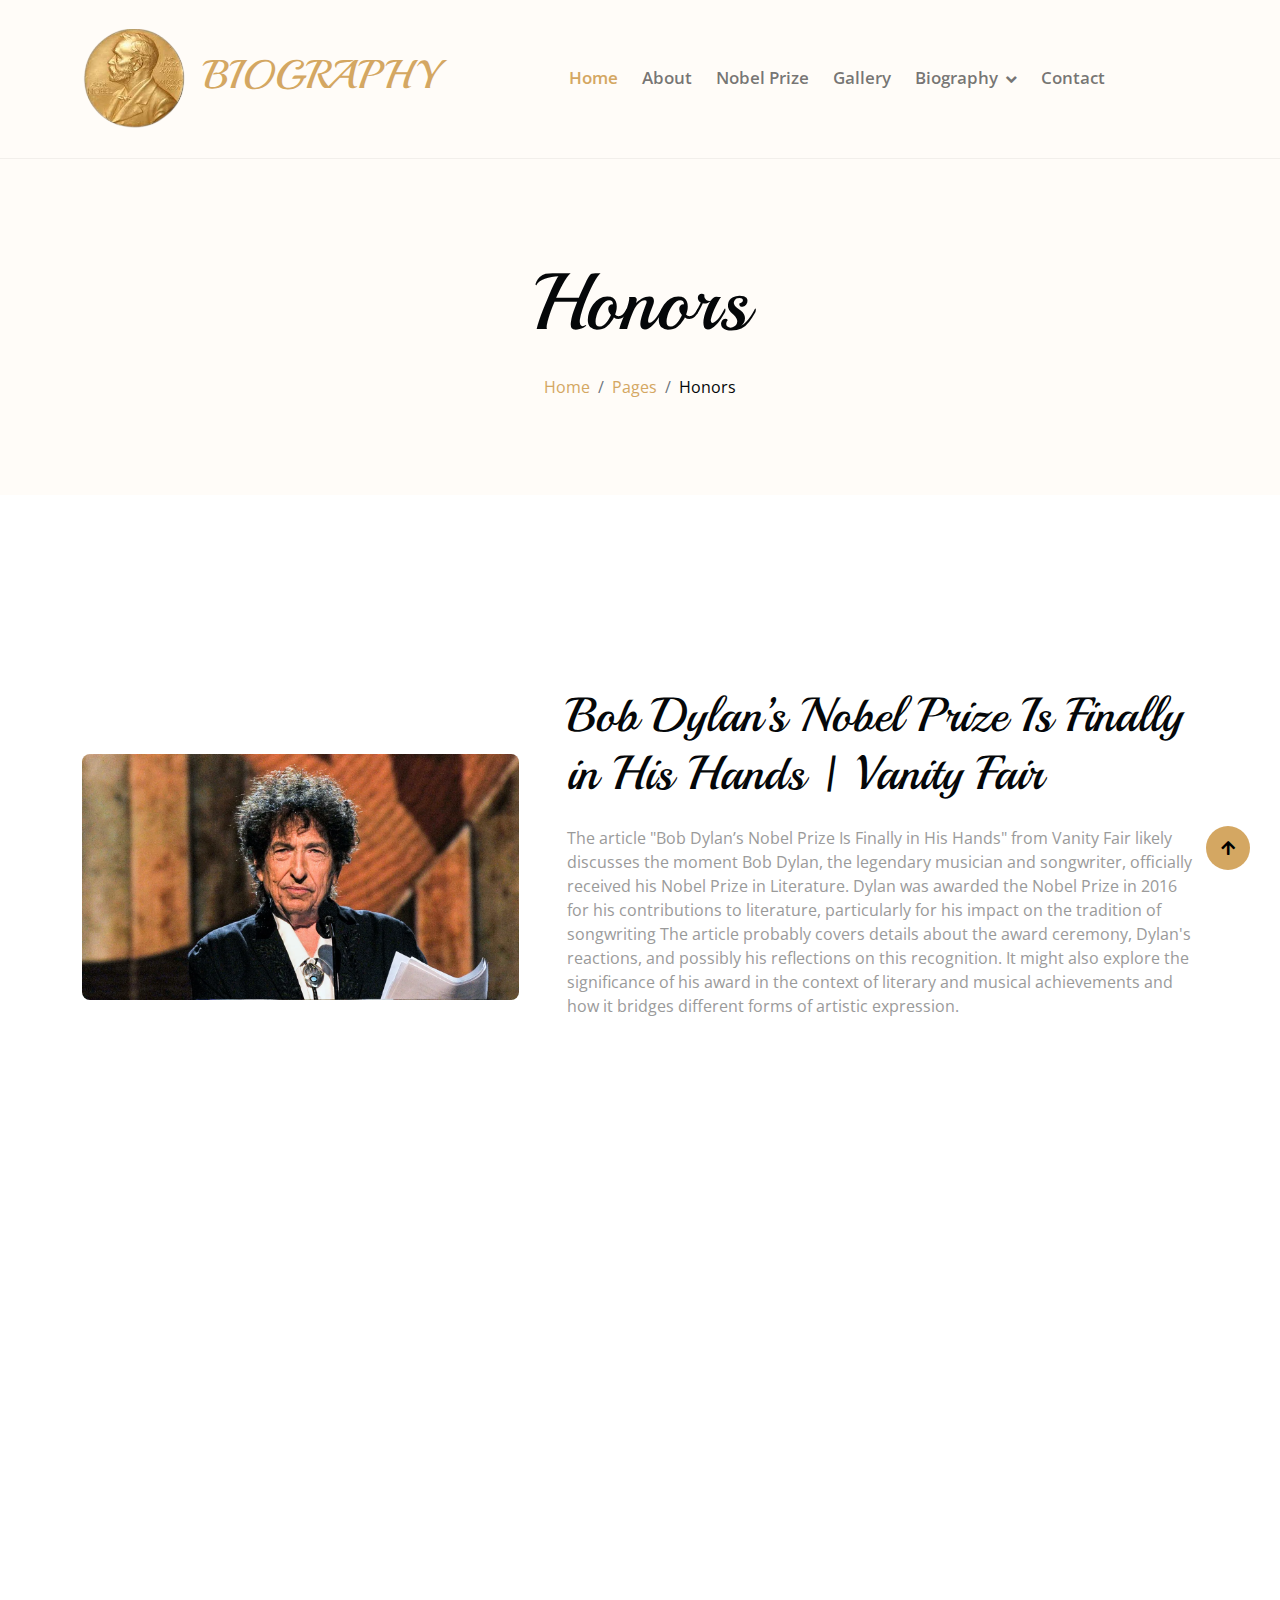
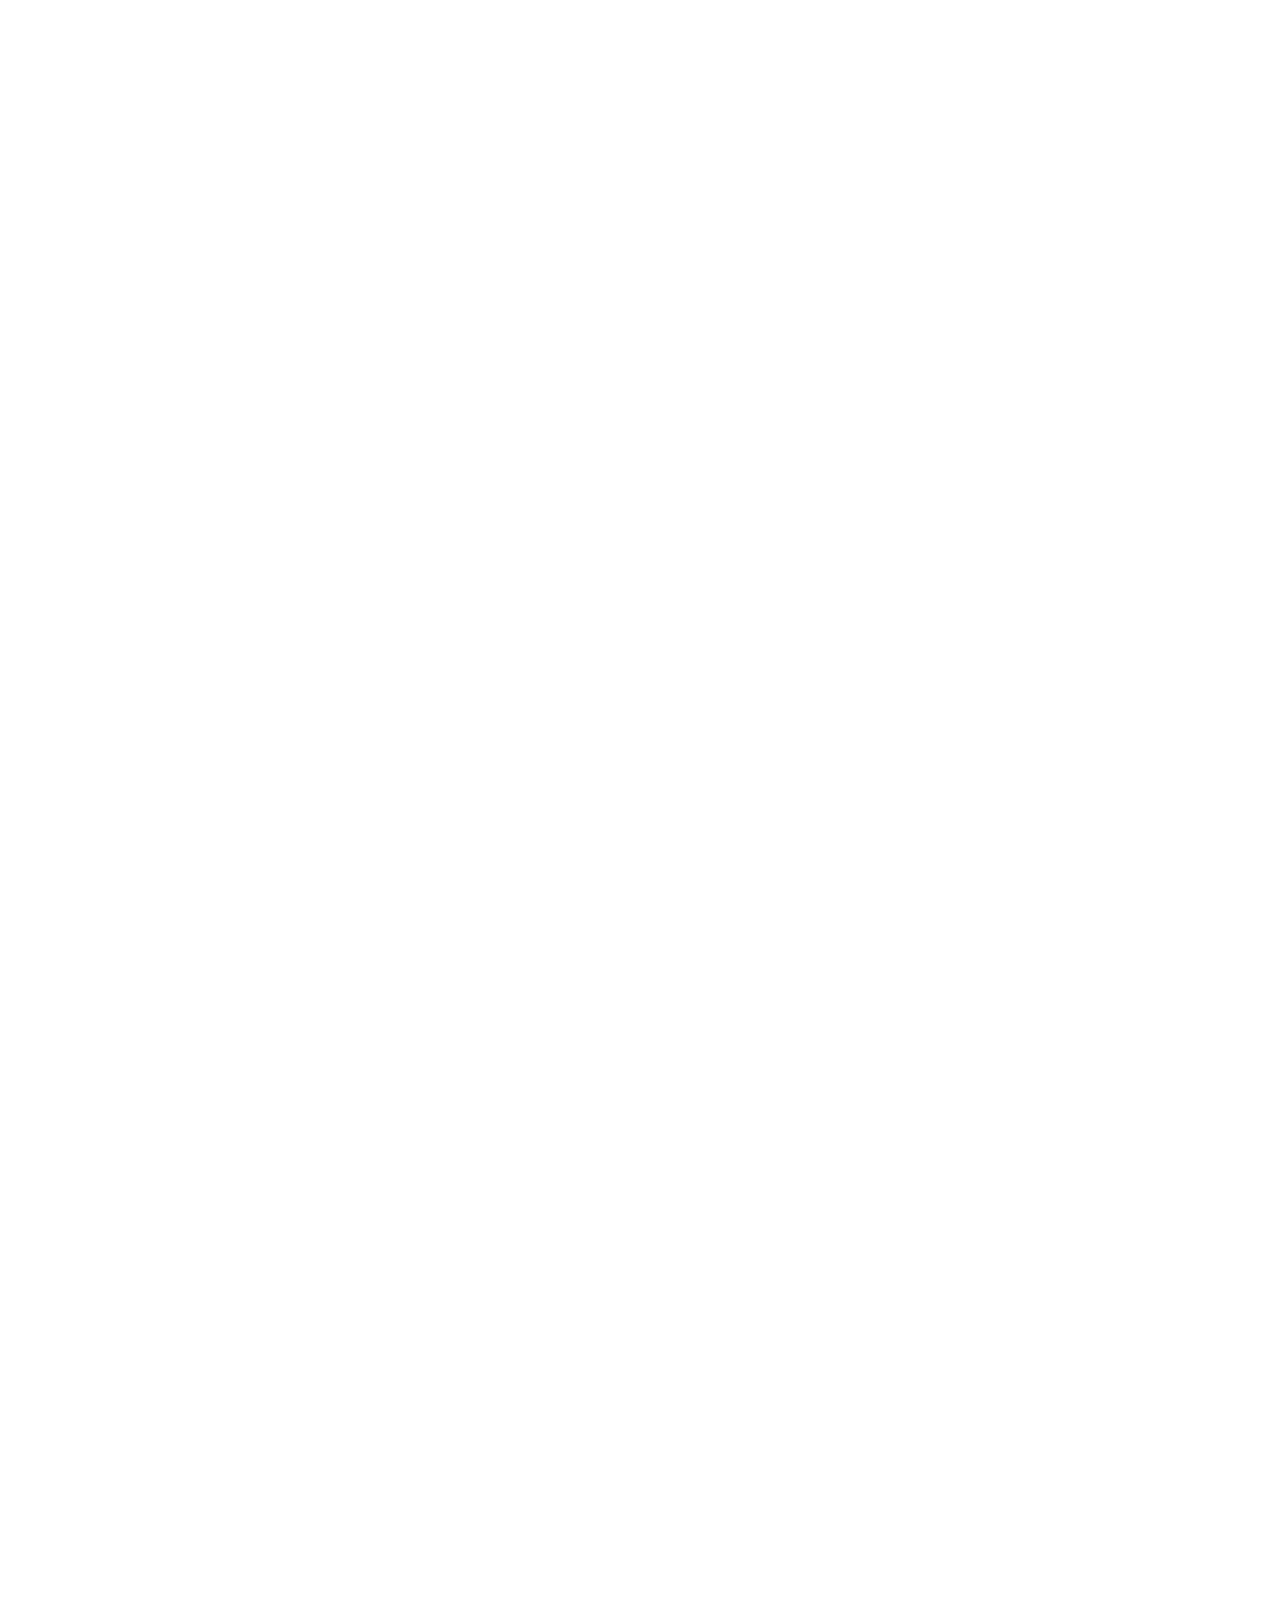
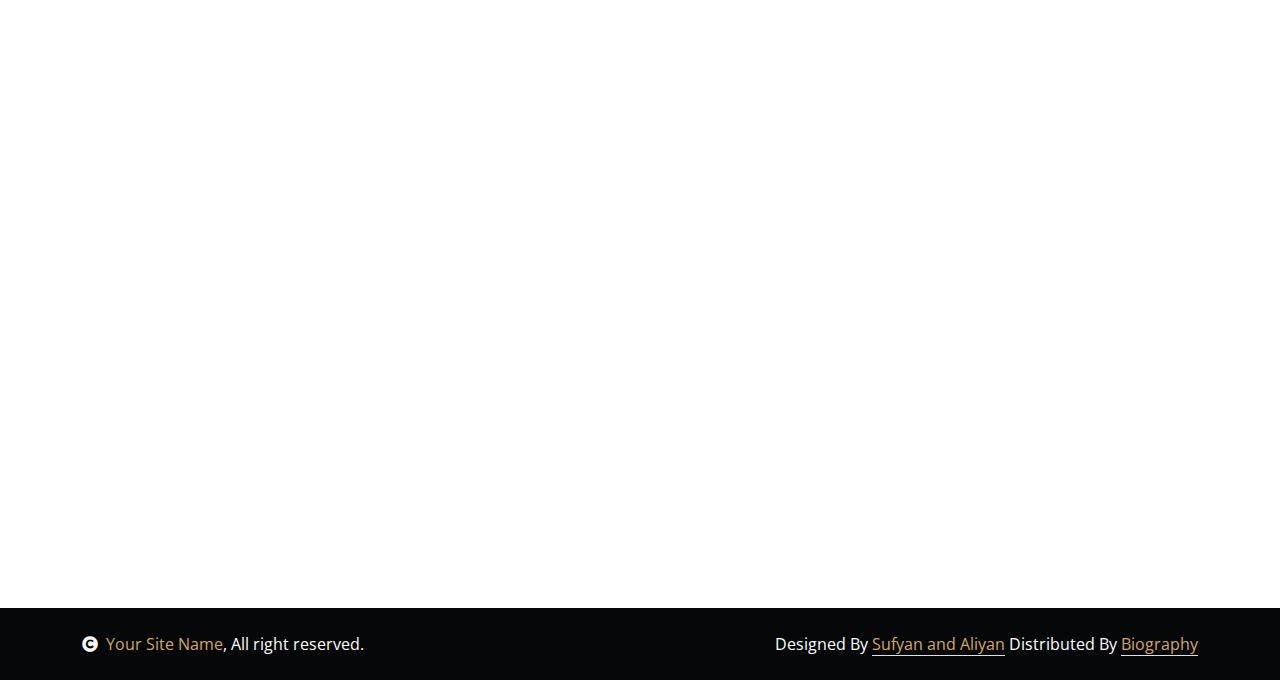
<file: honors.html>
<!DOCTYPE html>
<html lang="en">

    <head>
        <meta charset="utf-8">
        <title>Biography</title>
        <meta content="width=device-width, initial-scale=1.0" name="viewport">
        <meta content="" name="keywords">
        <meta content="" name="description">

        <!-- Google Web Fonts -->
        <link rel="preconnect" href="https://fonts.googleapis.com">
        <link rel="preconnect" href="https://fonts.gstatic.com" crossorigin>
        <link href="https://fonts.googleapis.com/css2?family=Open+Sans:wght@400;600&family=Playball&display=swap" rel="stylesheet">

        <!-- Icon Font Stylesheet -->
        <link rel="stylesheet" href="https://use.fontawesome.com/releases/v5.15.4/css/all.css"/>
        <link href="https://cdn.jsdelivr.net/npm/bootstrap-icons@1.4.1/font/bootstrap-icons.css" rel="stylesheet">

        <!-- Libraries Stylesheet -->
        <link href="lib/animate/animate.min.css" rel="stylesheet">
        <link href="lib/lightbox/css/lightbox.min.css" rel="stylesheet">
        <link href="lib/owlcarousel/owl.carousel.min.css" rel="stylesheet">

        <!-- Customized Bootstrap Stylesheet -->
        <link href="css/bootstrap.min.css" rel="stylesheet">

        <!-- Template Stylesheet -->
        <link href="css/style.css" rel="stylesheet">
    </head>

    <body>

        <!-- Spinner Start -->
        <div id="spinner" class="show w-100 vh-100 bg-white position-fixed translate-middle top-50 start-50  d-flex align-items-center justify-content-center">
            <div class="spinner-grow text-primary" role="status"></div>
        </div>
        <!-- Spinner End -->


        <!-- Navbar start -->
        <div class="container-fluid nav-bar m-0 p-0">
            <div class="container ">
                <nav class="navbar navbar-light navbar-expand-lg py-4">
                    <a href="index.html" class="navbar-brand d-flex flex-row align-items-center">
                        <img src="logo.png" alt="logo" style="height: 100px;">
                        <h1 class="nav-link">BIOGRAPHY</h1>
                    </a>
                    <button class="navbar-toggler py-2 px-3" type="button" data-bs-toggle="collapse" data-bs-target="#navbarCollapse">
                        <span class="fa fa-bars text-primary"></span>
                    </button>
                    <div class="collapse navbar-collapse" id="navbarCollapse">
                        <div class="navbar-nav mx-auto">
                            <a href="index.html" class="nav-item nav-link active">Home</a>
                            <a href="about.html" class="nav-item nav-link">About</a>
                            <a href="service.html" class="nav-item nav-link">Nobel Prize</a>
                            <a href="event.html" class="nav-item nav-link">Gallery</a>
                           
                            <div class="nav-item dropdown">
                                <a href="#" class="nav-link dropdown-toggle" data-bs-toggle="dropdown">Biography</a>
                                <div class="dropdown-menu bg-light">
                                    <a href="research.html" class="dropdown-item">Research</a>
                                    <a href="award.html" class="dropdown-item">Awards</a>
                                    <a href="honors.html" class="dropdown-item">Honors</a>
                                  
                                </div>
                            </div>
                            <a href="contact.html" class="nav-item nav-link">Contact</a>
                        </div>
                      
                    </div>
                </nav>
            </div>
        </div>
        <!-- Navbar End -->


        <!-- Modal Search Start -->
        <div class="modal fade" id="searchModal" tabindex="-1" aria-labelledby="exampleModalLabel" aria-hidden="true">
            <div class="modal-dialog modal-fullscreen">
                <div class="modal-content rounded-0">
                    <div class="modal-header">
                        <h5 class="modal-title" id="exampleModalLabel">Search by keyword</h5>
                        <button type="button" class="btn-close" data-bs-dismiss="modal" aria-label="Close"></button>
                    </div>
                    <div class="modal-body d-flex align-items-center">
                        <div class="input-group w-75 mx-auto d-flex">
                            <input type="search" class="form-control bg-transparent p-3" placeholder="keywords" aria-describedby="search-icon-1">
                            <span id="search-icon-1" class="input-group-text p-3"><i class="fa fa-search"></i></span>
                        </div>
                    </div>
                </div>
            </div>
        </div>
        <!-- Modal Search End -->


        <!-- Hero Start -->
        <div class="container-fluid bg-light py-6 my-6 mt-0">
            <div class="container text-center animated bounceInDown">
                <h1 class="display-1 mb-4">Honors</h1>
                <ol class="breadcrumb justify-content-center mb-0 animated bounceInDown">
                    <li class="breadcrumb-item"><a href="#">Home</a></li>
                    <li class="breadcrumb-item"><a href="#">Pages</a></li>
                    <li class="breadcrumb-item text-dark" aria-current="page">Honors</li>
                </ol>
            </div>
        </div>
        <!-- Hero End -->

 <!-- About Satrt -->
 <div class="container-fluid py-6">
    <div class="container">
        <div class="row g-5 align-items-center">
            <div class="col-lg-5 wow bounceInUp" data-wow-delay="0.1s">
                <img src="honors.webp" height="100%" class="img-fluid rounded" alt="">
            </div>
            <div class="col-lg-7 wow bounceInUp" data-wow-delay="0.3s">
                <!-- <small class="d-inline-block fw-bold text-dark text-uppercase bg-light border border-primary rounded-pill px-4 py-1 mb-3">About Us</small> -->
                <h1 class="display-5 mb-4">Bob Dylan’s Nobel Prize Is Finally in His Hands | Vanity Fair</h1>
                <p class="mb-4">The article "Bob Dylan’s Nobel Prize Is Finally in His Hands" from Vanity Fair likely discusses the moment Bob Dylan, the legendary musician and songwriter, officially received his Nobel Prize in Literature. Dylan was awarded the Nobel Prize in 2016 for his contributions to literature, particularly
                     for his impact on the tradition of songwriting The article probably covers details about the award ceremony, Dylan's reactions, and possibly his reflections on this recognition. It might also explore the significance of his award in the context of literary and
                      musical achievements and how it bridges different forms of artistic expression.</p>
                <div class="row g-4 text-dark mb-5">
                    <!-- <div class="col-sm-6">
                        <i class="fas fa-share text-primary me-2"></i>Nobel Prizes are given each year in six subject areas.
                    </div>
                    <div class="col-sm-6">
                        <i class="fas fa-share text-primary me-2"></i> The areas are physics, chemistry, medicine, literature, peace, and economics.
                    </div>
                    <div class="col-sm-6">
                        <i class="fas fa-share text-primary me-2"></i>The Nobel Prizes are named after Abdus Salam, a Swedish scientist.
                    </div>
                    <div class="col-sm-6">
                        <i class="fas fa-share text-primary me-2"></i>The theory predicted,that weak interaction manifests itself in “neutral weak currents”
                    </div> -->
                </div>
            </div>
        </div>
    </div>
</div>
<!-- About End -->
<!-- About Satrt -->
<div class="container-fluid py-6">
    <div class="container">
        <div class="row g-5 align-items-center">
            <div class="col-lg-7 wow bounceInUp" data-wow-delay="0.3s">
                <!-- <small class="d-inline-block fw-bold text-dark text-uppercase bg-light border border-primary rounded-pill px-4 py-1 mb-3">About Us</small> -->
                <h1 class="display-5 mb-4">Woodrow Wilson receives Nobel Peace Price, Dec. 10, 1920 - POLITICO</h1>
                <p class="mb-4">The article titled "Woodrow Wilson receives Nobel Peace Prize, Dec. 10, 1920" from POLITICO likely discusses the awarding of the Nobel Peace Prize to Woodrow Wilson, the 28th President of the United States, on December 10, 1920.
                    Wilson received the prize for his efforts to promote peace and his role in establishing the League of Nations, which was an international organization aimed at maintaining world peace after World War I. The article would provide details about the award, Wilson's contributions to international diplomacy, and the significance of his achievement. It might also touch on the broader context of Wilson's presidency, his vision for global governance,
                     and the impact of his work on future international relations.
                    
                    </p>
                <div class="row g-4 text-dark mb-5">
                    <!-- <div class="col-sm-6">
                        <i class="fas fa-share text-primary me-2"></i>Einstein was a hard-headed child.
                    </div>
                    <div class="col-sm-6">
                        <i class="fas fa-share text-primary me-2"></i>Young Einstein had a hard time speaking.
                    </div>
                    <div class="col-sm-6">
                        <i class="fas fa-share text-primary me-2"></i>A compass sparked his interest in science.
                    </div>
                    <div class="col-sm-6">
                        <i class="fas fa-share text-primary me-2"></i>Einstein did not pass his college entrance exam.
                    </div> -->
                </div>
                
            </div>
            <div class="col-lg-5 wow bounceInUp" data-wow-delay="0.1s">
                <img src="honors2.jpg" height="100%" class="img-fluid rounded" alt="">
            </div>
        </div>
    </div>
</div>
<!-- About End -->
<!-- About Satrt -->
<div class="container-fluid py-6">
    <div class="container">
        <div class="row g-5 align-items-center">
            <div class="col-lg-5 wow bounceInUp" data-wow-delay="0.1s">
                <img src="honors3.jpg" height="100%" class="img-fluid rounded" alt="">
            </div>
            <div class="col-lg-7 wow bounceInUp" data-wow-delay="0.3s">
                <h1 class="display-5 mb-4">Abdulrazak Gurnah Nobel Prize Medal Literature</h1>
                <p class="mb-4">Abdulrazak Gurnah is a Tanzanian-born British author who was awarded the Nobel Prize in Literature in 2021. He received this prestigious award for his impactful and nuanced portrayal of the effects of colonialism and the complexities of migration and identity through his novels. Gurnah's work often
                     delves into themes of displacement and the personal and societal impacts of historical upheavals.

                </p>
                <div class="row g-4 text-dark mb-5">
                    <!-- <div class="col-sm-6">
                        <i class="fas fa-share text-primary me-2"></i>I am overwhelmed, and somewhat frightened.
                    </div>
                    <div class="col-sm-6">
                        <i class="fas fa-share text-primary me-2"></i>He also told the Norwegian public broadcaster“surprised but also not” to have won.
                    </div>
                    <div class="col-sm-6">
                        <i class="fas fa-share text-primary me-2"></i>Born in 1959 in Haugesund on the west coast of Norway.
                    </div>
                    <div class="col-sm-6">
                        <i class="fas fa-share text-primary me-2"></i>Fosse went on to become the most-performed Norwegian playwright after Henrik Ibsen.
                    </div> -->
                </div>
            </div>
        </div>
    </div>
</div>
<!-- About End -->
<!-- About Satrt -->

<!-- About End -->
        <!-- Service Start -->
        <!-- <div class="container-fluid service py-6">
            <div class="container">
                <div class="text-center wow bounceInUp" data-wow-delay="0.1s">
                    <small class="d-inline-block fw-bold text-dark text-uppercase bg-light border border-primary rounded-pill px-4 py-1 mb-3">Our Services</small>
                    <h1 class="display-5 mb-5">What We Offer</h1>
                </div>
                <div class="row g-4">
                    <div class="col-lg-3 col-md-6 col-sm-12 wow bounceInUp" data-wow-delay="0.1s">
                        <div class="bg-light rounded service-item">
                            <div class="service-content d-flex align-items-center justify-content-center p-4">
                                <div class="service-content-icon text-center">
                                    <i class="fas fa-cheese fa-7x text-primary mb-4"></i>
                                    <h4 class="mb-3">Wedding Services</h4>
                                    <p class="mb-4">Contrary to popular belief, ipsum is not simply random.</p>
                                    <a href="#" class="btn btn-primary px-4 py-2 rounded-pill">Read More</a>
                                </div>
                            </div>
                        </div>
                    </div>
                    <div class="col-lg-3 col-md-6 col-sm-12 wow bounceInUp" data-wow-delay="0.3s">
                        <div class="bg-light rounded service-item">
                            <div class="service-content d-flex align-items-center justify-content-center p-4">
                                <div class="service-content-icon text-center">
                                    <i class="fas fa-pizza-slice fa-7x text-primary mb-4"></i>
                                    <h4 class="mb-3">Corporate Catering</h4>
                                    <p class="mb-4">Contrary to popular belief, ipsum is not simply random.</p>
                                    <a href="#" class="btn btn-primary px-4 py-2 rounded-pill">Read More</a>
                                </div>
                            </div>
                        </div>
                    </div>
                    <div class="col-lg-3 col-md-6 col-sm-12 wow bounceInUp" data-wow-delay="0.5s">
                        <div class="bg-light rounded service-item">
                            <div class="service-content d-flex align-items-center justify-content-center p-4">
                                <div class="service-content-icon text-center">
                                    <i class="fas fa-hotdog fa-7x text-primary mb-4"></i>
                                    <h4 class="mb-3">Cocktail Reception</h4>
                                    <p class="mb-4">Contrary to popular belief, ipsum is not simply random.</p>
                                    <a href="#" class="btn btn-primary px-4 py-2 rounded-pill">Read More</a>
                                </div>
                            </div>
                        </div>
                    </div>
                    <div class="col-lg-3 col-md-6 col-sm-12 wow bounceInUp" data-wow-delay="0.7s">
                        <div class="bg-light rounded service-item">
                            <div class="service-content d-flex align-items-center justify-content-center p-4">
                                <div class="service-content-icon text-center">
                                    <i class="fas fa-hamburger fa-7x text-primary mb-4"></i>
                                    <h4 class="mb-3">Bento Catering</h4>
                                    <p class="mb-4">Contrary to popular belief, ipsum is not simply random.</p>
                                    <a href="#" class="btn btn-primary px-4 py-2 rounded-pill">Read More</a>
                                </div>
                            </div>
                        </div>
                    </div>
                    <div class="col-lg-3 col-md-6 col-sm-12 wow bounceInUp" data-wow-delay="0.1s">
                        <div class="bg-light rounded service-item">
                            <div class="service-content d-flex align-items-center justify-content-center p-4">
                                <div class="service-content-icon text-center">
                                    <i class="fas fa-wine-glass-alt fa-7x text-primary mb-4"></i>
                                    <h4 class="mb-3">Pub Party</h4>
                                    <p class="mb-4">Contrary to popular belief, ipsum is not simply random.</p>
                                    <a href="#" class="btn btn-primary px-4 py-2 rounded-pill">Read More</a>
                                </div>
                            </div>
                        </div>
                    </div>
                    <div class="col-lg-3 col-md-6 col-sm-12 wow bounceInUp" data-wow-delay="0.3s">
                        <div class="bg-light rounded service-item">
                            <div class="service-content d-flex align-items-center justify-content-center p-4">
                                <div class="service-content-icon text-center">
                                    <i class="fas fa-walking fa-7x text-primary mb-4"></i>
                                    <h4 class="mb-3">Home Delivery</h4>
                                    <p class="mb-4">Contrary to popular belief, ipsum is not simply random.</p>
                                    <a href="#" class="btn btn-primary px-4 py-2 rounded-pill">Read More</a>
                                </div>
                            </div>
                        </div>
                    </div>
                    <div class="col-lg-3 col-md-6 col-sm-12 wow bounceInUp" data-wow-delay="0.5s">
                        <div class="bg-light rounded service-item">
                            <div class="service-content d-flex align-items-center justify-content-center p-4">
                                <div class="service-content-icon text-center">
                                    <i class="fas fa-wheelchair fa-7x text-primary mb-4"></i>
                                    <h4 class="mb-3">Sit-down Catering</h4>
                                    <p class="mb-4">Contrary to popular belief, ipsum is not simply random.</p>
                                    <a href="#" class="btn btn-primary px-4 py-2 rounded-pill">Read More</a>
                                </div>
                            </div>
                        </div>
                    </div>
                    <div class="col-lg-3 col-md-6 col-sm-12 wow bounceInUp" data-wow-delay="0.7s">
                        <div class="bg-light rounded service-item">
                            <div class="service-content d-flex align-items-center justify-content-center p-4">
                                <div class="service-content-icon text-center">
                                    <i class="fas fa-utensils fa-7x text-primary mb-4"></i>
                                    <h4 class="mb-3">Buffet Catering</h4>
                                    <p class="mb-4">Contrary to popular belief, ipsum is not simply random.</p>
                                    <a href="#" class="btn btn-primary px-4 py-2 rounded-pill">Read More</a>
                                </div>
                            </div>
                        </div>
                    </div>
                </div>
            </div>
        </div> -->
        <!-- Service End -->


        <!-- Testimonial Start -->
        <div class="container-fluid py-6">
            <div class="container">
                <div class="text-center wow bounceInUp" data-wow-delay="0.1s">
                    <small class="d-inline-block fw-bold text-dark text-uppercase bg-light border border-primary rounded-pill px-4 py-1 mb-3">Testimonial</small>
                    <h1 class="display-5 mb-5">What Our Customers says!</h1>
                </div>
                <div class="owl-carousel owl-theme testimonial-carousel testimonial-carousel-1 mb-4 wow bounceInUp" data-wow-delay="0.1s">
                    <div class="testimonial-item rounded bg-light">
                        <div class="d-flex mb-3">
                            <img src="img/testimonial-1.jpg" class="img-fluid rounded-circle flex-shrink-0" alt="">
                            <div class="position-absolute" style="top: 15px; right: 20px;">
                                <i class="fa fa-quote-right fa-2x"></i>
                            </div>
                            <div class="ps-3 my-auto">
                                <h4 class="mb-0">Person Name</h4>
                                <p class="m-0">Profession</p>
                            </div>
                        </div>
                        <div class="testimonial-content">
                            <div class="d-flex">
                                <i class="fas fa-star text-primary"></i>
                                <i class="fas fa-star text-primary"></i>
                                <i class="fas fa-star text-primary"></i>
                                <i class="fas fa-star text-primary"></i>
                                <i class="fas fa-star text-primary"></i>
                            </div>
                            <p class="fs-5 m-0 pt-3">Lorem ipsum dolor sit amet elit, sed do eiusmod tempor ut labore et dolore magna aliqua.</p>
                        </div>
                    </div>
                    <div class="testimonial-item rounded bg-light">
                        <div class="d-flex mb-3">
                            <img src="img/testimonial-2.jpg" class="img-fluid rounded-circle flex-shrink-0" alt="">
                            <div class="position-absolute" style="top: 15px; right: 20px;">
                                <i class="fa fa-quote-right fa-2x"></i>
                            </div>
                            <div class="ps-3 my-auto">
                                <h4 class="mb-0">Person Name</h4>
                                <p class="m-0">Profession</p>
                            </div>
                        </div>
                        <div class="testimonial-content">
                            <div class="d-flex">
                                <i class="fas fa-star text-primary"></i>
                                <i class="fas fa-star text-primary"></i>
                                <i class="fas fa-star text-primary"></i>
                                <i class="fas fa-star text-primary"></i>
                                <i class="fas fa-star text-primary"></i>
                            </div>
                            <p class="fs-5 m-0 pt-3">Lorem ipsum dolor sit amet elit, sed do eiusmod tempor ut labore et dolore magna aliqua.</p>
                        </div>
                    </div>
                    <div class="testimonial-item rounded bg-light">
                        <div class="d-flex mb-3">
                            <img src="img/testimonial-3.jpg" class="img-fluid rounded-circle flex-shrink-0" alt="">
                            <div class="position-absolute" style="top: 15px; right: 20px;">
                                <i class="fa fa-quote-right fa-2x"></i>
                            </div>
                            <div class="ps-3 my-auto">
                                <h4 class="mb-0">Person Name</h4>
                                <p class="m-0">Profession</p>
                            </div>
                        </div>
                        <div class="testimonial-content">
                            <div class="d-flex">
                                <i class="fas fa-star text-primary"></i>
                                <i class="fas fa-star text-primary"></i>
                                <i class="fas fa-star text-primary"></i>
                                <i class="fas fa-star text-primary"></i>
                                <i class="fas fa-star text-primary"></i>
                            </div>
                            <p class="fs-5 m-0 pt-3">Lorem ipsum dolor sit amet elit, sed do eiusmod tempor ut labore et dolore magna aliqua.</p>
                        </div>
                    </div>
                    <div class="testimonial-item rounded bg-light">
                        <div class="d-flex mb-3">
                            <img src="img/testimonial-4.jpg" class="img-fluid rounded-circle flex-shrink-0" alt="">
                            <div class="position-absolute" style="top: 15px; right: 20px;">
                                <i class="fa fa-quote-right fa-2x"></i>
                            </div>
                            <div class="ps-3 my-auto">
                                <h4 class="mb-0">Person Name</h4>
                                <p class="m-0">Profession</p>
                            </div>
                        </div>
                        <div class="testimonial-content">
                            <div class="d-flex">
                                <i class="fas fa-star text-primary"></i>
                                <i class="fas fa-star text-primary"></i>
                                <i class="fas fa-star text-primary"></i>
                                <i class="fas fa-star text-primary"></i>
                                <i class="fas fa-star text-primary"></i>
                            </div>
                            <p class="fs-5 m-0 pt-3">Lorem ipsum dolor sit amet elit, sed do eiusmod tempor ut labore et dolore magna aliqua.</p>
                        </div>
                    </div>
                </div>
                <div class="owl-carousel testimonial-carousel testimonial-carousel-2 wow bounceInUp" data-wow-delay="0.3s">
                    <div class="testimonial-item rounded bg-light">
                        <div class="d-flex mb-3">
                            <img src="img/testimonial-1.jpg" class="img-fluid rounded-circle flex-shrink-0" alt="">
                            <div class="position-absolute" style="top: 15px; right: 20px;">
                                <i class="fa fa-quote-right fa-2x"></i>
                            </div>
                            <div class="ps-3 my-auto">
                                <h4 class="mb-0">Person Name</h4>
                                <p class="m-0">Profession</p>
                            </div>
                        </div>
                        <div class="testimonial-content">
                            <div class="d-flex">
                                <i class="fas fa-star text-primary"></i>
                                <i class="fas fa-star text-primary"></i>
                                <i class="fas fa-star text-primary"></i>
                                <i class="fas fa-star text-primary"></i>
                                <i class="fas fa-star text-primary"></i>
                            </div>
                            <p class="fs-5 m-0 pt-3">Lorem ipsum dolor sit amet elit, sed do eiusmod tempor ut labore et dolore magna aliqua.</p>
                        </div>
                    </div>
                    <div class="testimonial-item rounded bg-light">
                        <div class="d-flex mb-3">
                            <img src="img/testimonial-2.jpg" class="img-fluid rounded-circle flex-shrink-0" alt="">
                            <div class="position-absolute" style="top: 15px; right: 20px;">
                                <i class="fa fa-quote-right fa-2x"></i>
                            </div>
                            <div class="ps-3 my-auto">
                                <h4 class="mb-0">Person Name</h4>
                                <p class="m-0">Profession</p>
                            </div>
                        </div>
                        <div class="testimonial-content">
                            <div class="d-flex">
                                <i class="fas fa-star text-primary"></i>
                                <i class="fas fa-star text-primary"></i>
                                <i class="fas fa-star text-primary"></i>
                                <i class="fas fa-star text-primary"></i>
                                <i class="fas fa-star text-primary"></i>
                            </div>
                            <p class="fs-5 m-0 pt-3">Lorem ipsum dolor sit amet elit, sed do eiusmod tempor ut labore et dolore magna aliqua.</p>
                        </div>
                    </div>
                    <div class="testimonial-item rounded bg-light">
                        <div class="d-flex mb-3">
                            <img src="img/testimonial-3.jpg" class="img-fluid rounded-circle flex-shrink-0" alt="">
                            <div class="position-absolute" style="top: 15px; right: 20px;">
                                <i class="fa fa-quote-right fa-2x"></i>
                            </div>
                            <div class="ps-3 my-auto">
                                <h4 class="mb-0">Person Name</h4>
                                <p class="m-0">Profession</p>
                            </div>
                        </div>
                        <div class="testimonial-content">
                            <div class="d-flex">
                                <i class="fas fa-star text-primary"></i>
                                <i class="fas fa-star text-primary"></i>
                                <i class="fas fa-star text-primary"></i>
                                <i class="fas fa-star text-primary"></i>
                                <i class="fas fa-star text-primary"></i>
                            </div>
                            <p class="fs-5 m-0 pt-3">Lorem ipsum dolor sit amet elit, sed do eiusmod tempor ut labore et dolore magna aliqua.</p>
                        </div>
                    </div>
                    <div class="testimonial-item rounded bg-light">
                        <div class="d-flex mb-3">
                            <img src="img/testimonial-4.jpg" class="img-fluid rounded-circle flex-shrink-0" alt="">
                            <div class="position-absolute" style="top: 15px; right: 20px;">
                                <i class="fa fa-quote-right fa-2x"></i>
                            </div>
                            <div class="ps-3 my-auto">
                                <h4 class="mb-0">Person Name</h4>
                                <p class="m-0">Profession</p>
                            </div>
                        </div>
                        <div class="testimonial-content">
                            <div class="d-flex">
                                <i class="fas fa-star text-primary"></i>
                                <i class="fas fa-star text-primary"></i>
                                <i class="fas fa-star text-primary"></i>
                                <i class="fas fa-star text-primary"></i>
                                <i class="fas fa-star text-primary"></i>
                            </div>
                            <p class="fs-5 m-0 pt-3">Lorem ipsum dolor sit amet elit, sed do eiusmod tempor ut labore et dolore magna aliqua.</p>
                        </div>
                    </div>
                </div>
            </div>
        </div>
        <!-- Testimonial End -->


        <!-- Footer Start -->
        <div class="container-fluid footer py-6 my-6 mb-0 bg-light wow bounceInUp" data-wow-delay="0.1s">
            <div class="container">
                <div class="row">
                    <div class="col-lg-3 col-md-6">
                        <div class="footer-item">
                            <h1 class="text-primary">Bio<span class="text-dark">graphy</span></h1>
                            <p class="lh-lg mb-4">Explore the life stories of influential figures through concise biographies and insightful narratives.</p>
                            <div class="footer-icon d-flex">
                                <a class="btn btn-primary btn-sm-square me-2 rounded-circle" href="https://www.facebook.com/login/?next=https%3A%2F%2Fwww.facebook.com%2F"><i class="fab fa-facebook-f"></i></a>
                                <a href="https://www.instagram.com/" class="btn btn-primary btn-sm-square me-2 rounded-circle"><i class="fab fa-instagram"></i></a>
                                <a href="https://pk.linkedin.com/" class="btn btn-primary btn-sm-square rounded-circle"><i class="fab fa-linkedin-in"></i></a>
                            </div>
                        </div>
                    </div>
                    <div class="col-lg-3 col-md-6">
                        <div class="footer-item">
                            <h4 class="mb-4">Site Maps</h4>
                            <div class="d-flex flex-column align-items-start">
                                <a class="text-body mb-3" href="index.html"><i class="fa fa-check text-primary me-2"></i>Home</a>
                                <a class="text-body mb-3" href="about.html"><i class="fa fa-check text-primary me-2"></i>About</a>
                                <a class="text-body mb-3" href="service.html"><i class="fa fa-check text-primary me-2"></i>Nobel Prize</a>
                                <a class="text-body mb-3" href="event.html"><i class="fa fa-check text-primary me-2"></i>Gallery</a>
                                <a class="text-body mb-3" href="contact.html"><i class="fa fa-check text-primary me-2"></i>Contact</a>
                            </div>
                        </div>
                    </div>
                    <div class="col-lg-3 col-md-6">
                        <div class="footer-item">
                            <h4 class="mb-4">Contact Us</h4>
                            <div class="d-flex flex-column align-items-start">
                                <p><i class="fa fa-map-marker-alt text-primary me-2"></i> Aptech North Nazimabad</p>
                                <p><i class="fa fa-phone-alt text-primary me-2"></i>  (021) 36630102</p>
                                <p><i class="fas fa-envelope text-primary me-2"></i> aptech@north.edu.pk</p>
                                <p><i class="fa fa-clock text-primary me-2"></i>SD-1, Block A North Nazimabad Town, Karachi, 74700</p>
                            </div>
                        </div>
                    </div>
                    <div class="col-lg-3 col-md-6">
                        <div class="footer-item">
                            <h4 class="mb-4">Map</h4>
                            <iframe src="https://www.google.com/maps/embed?pb=!1m14!1m12!1m3!1d14472.52453252531!2d67.03455600000001!3d24.927602299999997!2m3!1f0!2f0!3f0!3m2!1i1024!2i768!4f13.1!5e0!3m2!1sen!2s!4v1721820023984!5m2!1sen!2s" style="border:0;" allowfullscreen="" loading="lazy" referrerpolicy="no-referrer-when-downgrade"></iframe>
                        </div>
                    </div>
                </div>
            </div>
        </div>
        <!-- Footer End -->


        <!-- Copyright Start -->
        <div class="container-fluid copyright bg-dark py-4">
            <div class="container">
                <div class="row">
                    <div class="col-md-6 text-center text-md-start mb-3 mb-md-0">
                        <span class="text-light"><a href="#"><i class="fas fa-copyright text-light me-2"></i>Your Site Name</a>, All right reserved.</span>
                    </div>
                    <div class="col-md-6 my-auto text-center text-md-end text-white">
                        <!--/*** This template is free as long as you keep the below author’s credit link/attribution link/backlink. ***/-->
                        <!--/*** If you'd like to use the template without the below author’s credit link/attribution link/backlink, ***/-->
                        <!--/*** you can purchase the Credit Removal License from "https://htmlcodex.com/credit-removal". ***/-->
                        Designed By <a class="border-bottom" href="https://htmlcodex.com">Sufyan and Aliyan</a> Distributed By <a class="border-bottom" href="https://themewagon.com">Biography</a>
                    </div>
                </div>
            </div>
        </div>
        <!-- Copyright End -->


        <!-- Back to Top -->
        <a href="#" class="btn btn-md-square btn-primary rounded-circle back-to-top"><i class="fa fa-arrow-up"></i></a>   

        
    <!-- JavaScript Libraries -->
    <script src="https://ajax.googleapis.com/ajax/libs/jquery/1.12.4/jquery.min.js"></script>
    <script src="https://cdn.jsdelivr.net/npm/bootstrap@5.0.0/dist/js/bootstrap.bundle.min.js"></script>
    <script src="lib/wow/wow.min.js"></script>
    <script src="lib/easing/easing.min.js"></script>
    <script src="lib/waypoints/waypoints.min.js"></script>
    <script src="lib/counterup/counterup.min.js"></script>
    <script src="lib/lightbox/js/lightbox.min.js"></script>
    <script src="lib/owlcarousel/owl.carousel.min.js"></script>

    <!-- Template Javascript -->
    <script src="js/main.js"></script>
    </body>

</html>
</file>
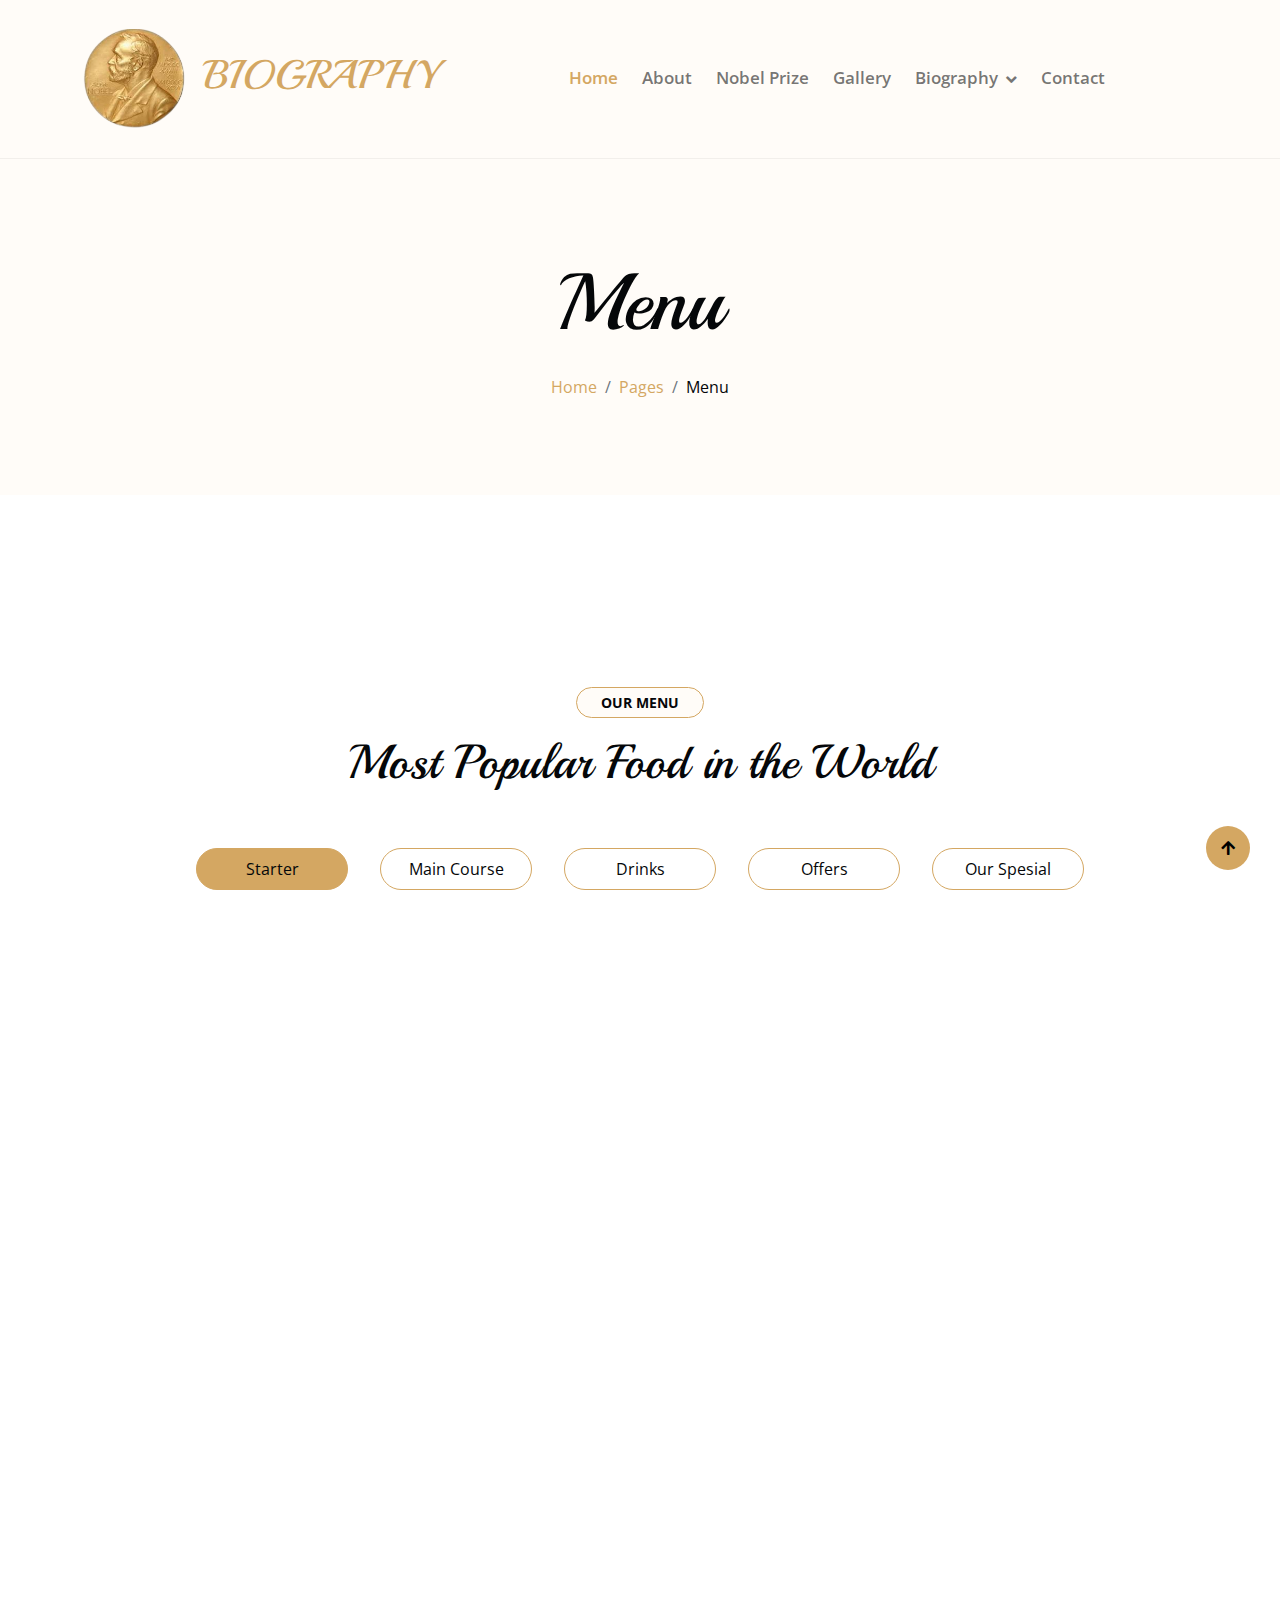
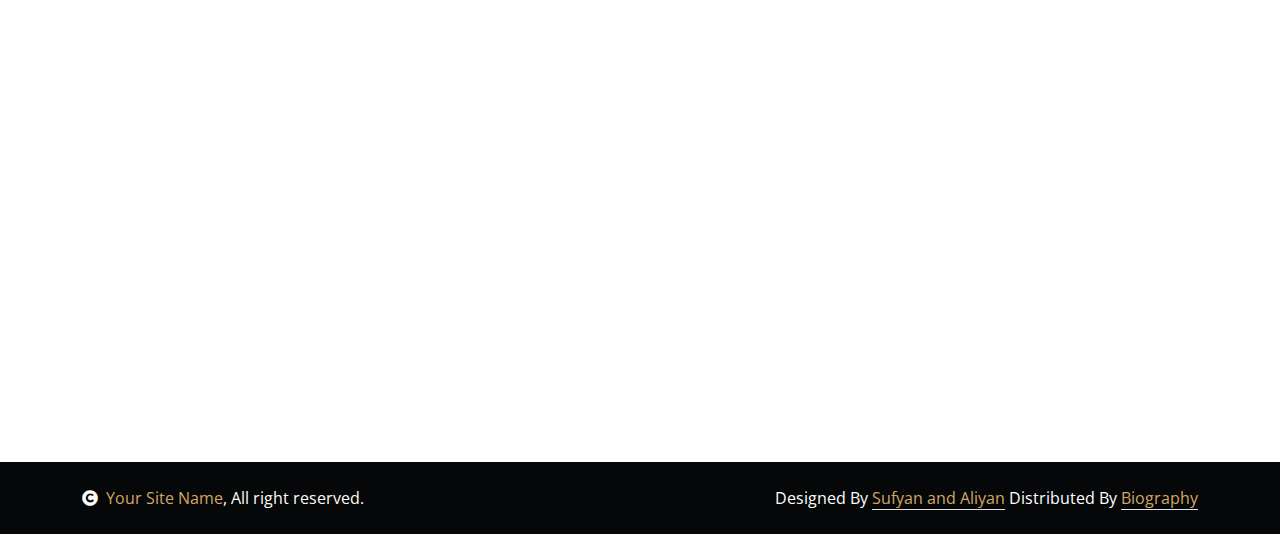
<file: menu.html>
<!DOCTYPE html>
<html lang="en">

    <head>
        <meta charset="utf-8">
        <title>Biography</title>
        <meta content="width=device-width, initial-scale=1.0" name="viewport">
        <meta content="" name="keywords">
        <meta content="" name="description">

        <!-- Google Web Fonts -->
        <link rel="preconnect" href="https://fonts.googleapis.com">
        <link rel="preconnect" href="https://fonts.gstatic.com" crossorigin>
        <link href="https://fonts.googleapis.com/css2?family=Open+Sans:wght@400;600&family=Playball&display=swap" rel="stylesheet">

        <!-- Icon Font Stylesheet -->
        <link rel="stylesheet" href="https://use.fontawesome.com/releases/v5.15.4/css/all.css"/>
        <link href="https://cdn.jsdelivr.net/npm/bootstrap-icons@1.4.1/font/bootstrap-icons.css" rel="stylesheet">

        <!-- Libraries Stylesheet -->
        <link href="lib/animate/animate.min.css" rel="stylesheet">
        <link href="lib/lightbox/css/lightbox.min.css" rel="stylesheet">
        <link href="lib/owlcarousel/owl.carousel.min.css" rel="stylesheet">

        <!-- Customized Bootstrap Stylesheet -->
        <link href="css/bootstrap.min.css" rel="stylesheet">

        <!-- Template Stylesheet -->
        <link href="css/style.css" rel="stylesheet">
    </head>

    <body>

        <!-- Spinner Start -->
        <div id="spinner" class="show w-100 vh-100 bg-white position-fixed translate-middle top-50 start-50  d-flex align-items-center justify-content-center">
            <div class="spinner-grow text-primary" role="status"></div>
        </div>
        <!-- Spinner End -->


        <!-- Navbar start -->
        <div class="container-fluid nav-bar m-0 p-0">
            <div class="container ">
                <nav class="navbar navbar-light navbar-expand-lg py-4">
                    <a href="index.html" class="navbar-brand d-flex flex-row align-items-center">
                        <img src="logo.png" alt="logo" style="height: 100px;">
                        <h1 class="nav-link">BIOGRAPHY</h1>
                    </a>
                    <button class="navbar-toggler py-2 px-3" type="button" data-bs-toggle="collapse" data-bs-target="#navbarCollapse">
                        <span class="fa fa-bars text-primary"></span>
                    </button>
                    <div class="collapse navbar-collapse" id="navbarCollapse">
                        <div class="navbar-nav mx-auto">
                            <a href="index.html" class="nav-item nav-link active">Home</a>
                            <a href="about.html" class="nav-item nav-link">About</a>
                            <a href="service.html" class="nav-item nav-link">Nobel Prize</a>
                            <a href="event.html" class="nav-item nav-link">Gallery</a>
                           
                            <div class="nav-item dropdown">
                                <a href="#" class="nav-link dropdown-toggle" data-bs-toggle="dropdown">Biography</a>
                                <div class="dropdown-menu bg-light">
                                    <a href="research.html" class="dropdown-item">Research</a>
                                    <a href="award.html" class="dropdown-item">Awards</a>
                                    <a href="honors.html" class="dropdown-item">Honors</a>
                                  
                                </div>
                            </div>
                            <a href="contact.html" class="nav-item nav-link">Contact</a>
                        </div>
                      
                    </div>
                </nav>
            </div>
        </div>
        <!-- Navbar End -->


        <!-- Modal Search Start -->
        <div class="modal fade" id="searchModal" tabindex="-1" aria-labelledby="exampleModalLabel" aria-hidden="true">
            <div class="modal-dialog modal-fullscreen">
                <div class="modal-content rounded-0">
                    <div class="modal-header">
                        <h5 class="modal-title" id="exampleModalLabel">Search by keyword</h5>
                        <button type="button" class="btn-close" data-bs-dismiss="modal" aria-label="Close"></button>
                    </div>
                    <div class="modal-body d-flex align-items-center">
                        <div class="input-group w-75 mx-auto d-flex">
                            <input type="search" class="form-control bg-transparent p-3" placeholder="keywords" aria-describedby="search-icon-1">
                            <span id="search-icon-1" class="input-group-text p-3"><i class="fa fa-search"></i></span>
                        </div>
                    </div>
                </div>
            </div>
        </div>
        <!-- Modal Search End -->


        <!-- Hero Start -->
        <div class="container-fluid bg-light py-6 my-6 mt-0">
            <div class="container text-center animated bounceInDown">
                <h1 class="display-1 mb-4">Menu</h1>
                <ol class="breadcrumb justify-content-center mb-0 animated bounceInDown">
                    <li class="breadcrumb-item"><a href="#">Home</a></li>
                    <li class="breadcrumb-item"><a href="#">Pages</a></li>
                    <li class="breadcrumb-item text-dark" aria-current="page">Menu</li>
                </ol>
            </div>
        </div>
        <!-- Hero End -->


        <!-- Menu Start -->
        <div class="container-fluid menu py-6">
            <div class="container">
                <div class="text-center wow bounceInUp" data-wow-delay="0.1s">
                    <small class="d-inline-block fw-bold text-dark text-uppercase bg-light border border-primary rounded-pill px-4 py-1 mb-3">Our Menu</small>
                    <h1 class="display-5 mb-5">Most Popular Food in the World</h1>
                </div>
                <div class="tab-class text-center">
                    <ul class="nav nav-pills d-inline-flex justify-content-center mb-5 wow bounceInUp" data-wow-delay="0.1s">
                        <li class="nav-item p-2">
                            <a class="d-flex py-2 mx-2 border border-primary bg-white rounded-pill active" data-bs-toggle="pill" href="#tab-6">
                                <span class="text-dark" style="width: 150px;">Starter</span>
                            </a>
                        </li>
                        <li class="nav-item p-2">
                            <a class="d-flex py-2 mx-2 border border-primary bg-white rounded-pill" data-bs-toggle="pill" href="#tab-7">
                                <span class="text-dark" style="width: 150px;">Main Course</span>
                            </a>
                        </li>
                        <li class="nav-item p-2">
                            <a class="d-flex py-2 mx-2 border border-primary bg-white rounded-pill" data-bs-toggle="pill" href="#tab-8">
                                <span class="text-dark" style="width: 150px;">Drinks</span>
                            </a>
                        </li>
                        <li class="nav-item p-2">
                            <a class="d-flex py-2 mx-2 border border-primary bg-white rounded-pill" data-bs-toggle="pill" href="#tab-9">
                                <span class="text-dark" style="width: 150px;">Offers</span>
                            </a>
                        </li>
                        <li class="nav-item p-2">
                            <a class="d-flex py-2 mx-2 border border-primary bg-white rounded-pill" data-bs-toggle="pill" href="#tab-10">
                                <span class="text-dark" style="width: 150px;">Our Spesial</span>
                            </a>
                        </li>
                    </ul>
                    <div class="tab-content">
                        <div id="tab-6" class="tab-pane fade show p-0 active">
                            <div class="row g-4">
                                <div class="col-lg-6 wow bounceInUp" data-wow-delay="0.1s">
                                    <div class="menu-item d-flex align-items-center">
                                        <img class="flex-shrink-0 img-fluid rounded-circle" src="img/menu-01.jpg" alt="">
                                        <div class="w-100 d-flex flex-column text-start ps-4">
                                            <div class="d-flex justify-content-between border-bottom border-primary pb-2 mb-2">
                                                <h4>Paneer</h4>
                                                <h4 class="text-primary">$90</h4>
                                            </div>
                                            <p class="mb-0">Consectetur adipiscing elit sed dwso eiusmod tempor incididunt ut labore.</p>
                                        </div>
                                    </div>
                                </div>
                                <div class="col-lg-6 wow bounceInUp" data-wow-delay="0.2s">
                                    <div class="menu-item d-flex align-items-center">
                                        <img class="flex-shrink-0 img-fluid rounded-circle" src="img/menu-02.jpg" alt="">
                                        <div class="w-100 d-flex flex-column text-start ps-4">
                                            <div class="d-flex justify-content-between border-bottom border-primary pb-2 mb-2">
                                                <h4>Sweet Potato</h4>
                                                <h4 class="text-primary">$90</h4>
                                            </div>
                                            <p class="mb-0">Consectetur adipiscing elit sed dwso eiusmod tempor incididunt ut labore.</p>
                                        </div>
                                    </div>
                                </div>
                                <div class="col-lg-6 wow bounceInUp" data-wow-delay="0.3s">
                                    <div class="menu-item d-flex align-items-center">
                                        <img class="flex-shrink-0 img-fluid rounded-circle" src="img/menu-03.jpg" alt="">
                                        <div class="w-100 d-flex flex-column text-start ps-4">
                                            <div class="d-flex justify-content-between border-bottom border-primary pb-2 mb-2">
                                                <h4>Sabudana Tikki</h4>
                                                <h4 class="text-primary">$90</h4>
                                            </div>
                                            <p class="mb-0">Consectetur adipiscing elit sed dwso eiusmod tempor incididunt ut labore.</p>
                                        </div>
                                    </div>
                                </div>
                                <div class="col-lg-6 wow bounceInUp" data-wow-delay="0.4s">
                                    <div class="menu-item d-flex align-items-center">
                                        <img class="flex-shrink-0 img-fluid rounded-circle" src="img/menu-04.jpg" alt="">
                                        <div class="w-100 d-flex flex-column text-start ps-4">
                                            <div class="d-flex justify-content-between border-bottom border-primary pb-2 mb-2">
                                                <h4>Pizza</h4>
                                                <h4 class="text-primary">$90</h4>
                                            </div>
                                            <p class="mb-0">Consectetur adipiscing elit sed dwso eiusmod tempor incididunt ut labore.</p>
                                        </div>
                                    </div>
                                </div>
                                <div class="col-lg-6 wow bounceInUp" data-wow-delay="0.5s">
                                    <div class="menu-item d-flex align-items-center">
                                        <img class="flex-shrink-0 img-fluid rounded-circle" src="img/menu-05.jpg" alt="">
                                        <div class="w-100 d-flex flex-column text-start ps-4">
                                            <div class="d-flex justify-content-between border-bottom border-primary pb-2 mb-2">
                                                <h4>Bacon</h4>
                                                <h4 class="text-primary">$90</h4>
                                            </div>
                                            <p class="mb-0">Consectetur adipiscing elit sed dwso eiusmod tempor incididunt ut labore.</p>
                                        </div>
                                    </div>
                                </div>
                                <div class="col-lg-6 wow bounceInUp" data-wow-delay="0.6s">
                                    <div class="menu-item d-flex align-items-center">
                                        <img class="flex-shrink-0 img-fluid rounded-circle" src="img/menu-06.jpg" alt="">
                                        <div class="w-100 d-flex flex-column text-start ps-4">
                                            <div class="d-flex justify-content-between border-bottom border-primary pb-2 mb-2">
                                                <h4>Chicken</h4>
                                                <h4 class="text-primary">$90</h4>
                                            </div>
                                            <p class="mb-0">Consectetur adipiscing elit sed dwso eiusmod tempor incididunt ut labore.</p>
                                        </div>
                                    </div>
                                </div>
                                <div class="col-lg-6 wow bounceInUp" data-wow-delay="0.7s">
                                    <div class="menu-item d-flex align-items-center">
                                        <img class="flex-shrink-0 img-fluid rounded-circle" src="img/menu-07.jpg" alt="">
                                        <div class="w-100 d-flex flex-column text-start ps-4">
                                            <div class="d-flex justify-content-between border-bottom border-primary pb-2 mb-2">
                                                <h4>Blooming</h4>
                                                <h4 class="text-primary">$90</h4>
                                            </div>
                                            <p class="mb-0">Consectetur adipiscing elit sed dwso eiusmod tempor incididunt ut labore.</p>
                                        </div>
                                    </div>
                                </div>
                                <div class="col-lg-6 wow bounceInUp" data-wow-delay="0.8s">
                                    <div class="menu-item d-flex align-items-center">
                                        <img class="flex-shrink-0 img-fluid rounded-circle" src="img/menu-08.jpg" alt="">
                                        <div class="w-100 d-flex flex-column text-start ps-4">
                                            <div class="d-flex justify-content-between border-bottom border-primary pb-2 mb-2">
                                                <h4>Sweet</h4>
                                                <h4 class="text-primary">$90</h4>
                                            </div>
                                            <p class="mb-0">Consectetur adipiscing elit sed dwso eiusmod tempor incididunt ut labore.</p>
                                        </div>
                                    </div>
                                </div>
                            </div>
                        </div>
                        <div id="tab-7" class="tab-pane fade show p-0">
                            <div class="row g-4">
                                <div class="col-lg-6">
                                    <div class="menu-item d-flex align-items-center">
                                        <img class="flex-shrink-0 img-fluid rounded-circle" src="img/menu-01.jpg" alt="">
                                        <div class="w-100 d-flex flex-column text-start ps-4">
                                            <div class="d-flex justify-content-between border-bottom border-primary pb-2 mb-2">
                                                <h4>Argentinian</h4>
                                                <h4 class="text-primary">$90</h4>
                                            </div>
                                            <p class="mb-0">Consectetur adipiscing elit sed dwso eiusmod tempor incididunt ut labore.</p>
                                        </div>
                                    </div>
                                </div>
                                <div class="col-lg-6">
                                    <div class="menu-item d-flex align-items-center">
                                        <img class="flex-shrink-0 img-fluid rounded-circle" src="img/menu-03.jpg" alt="">
                                        <div class="w-100 d-flex flex-column text-start ps-4">
                                            <div class="d-flex justify-content-between border-bottom border-primary pb-2 mb-2">
                                                <h4>Crispy</h4>
                                                <h4 class="text-primary">$90</h4>
                                            </div>
                                            <p class="mb-0">Consectetur adipiscing elit sed dwso eiusmod tempor incididunt ut labore.</p>
                                        </div>
                                    </div>
                                </div>
                                <div class="col-lg-6">
                                    <div class="menu-item d-flex align-items-center">
                                        <img class="flex-shrink-0 img-fluid rounded-circle" src="img/menu-05.jpg" alt="">
                                        <div class="w-100 d-flex flex-column text-start ps-4">
                                            <div class="d-flex justify-content-between border-bottom border-primary pb-2 mb-2">
                                                <h4>Sabudana Tikki</h4>
                                                <h4 class="text-primary">$90</h4>
                                            </div>
                                            <p class="mb-0">Consectetur adipiscing elit sed dwso eiusmod tempor incididunt ut labore.</p>
                                        </div>
                                    </div>
                                </div>
                                <div class="col-lg-6">
                                    <div class="menu-item d-flex align-items-center">
                                        <img class="flex-shrink-0 img-fluid rounded-circle" src="img/menu-07.jpg" alt="">
                                        <div class="w-100 d-flex flex-column text-start ps-4">
                                            <div class="d-flex justify-content-between border-bottom border-primary pb-2 mb-2">
                                                <h4>Blooming</h4>
                                                <h4 class="text-primary">$90</h4>
                                            </div>
                                            <p class="mb-0">Consectetur adipiscing elit sed dwso eiusmod tempor incididunt ut labore.</p>
                                        </div>
                                    </div>
                                </div>
                                <div class="col-lg-6">
                                    <div class="menu-item d-flex align-items-center">
                                        <img class="flex-shrink-0 img-fluid rounded-circle" src="img/menu-08.jpg" alt="">
                                        <div class="w-100 d-flex flex-column text-start ps-4">
                                            <div class="d-flex justify-content-between border-bottom border-primary pb-2 mb-2">
                                                <h4>Argentinian</h4>
                                                <h4 class="text-primary">$90</h4>
                                            </div>
                                            <p class="mb-0">Consectetur adipiscing elit sed dwso eiusmod tempor incididunt ut labore.</p>
                                        </div>
                                    </div>
                                </div>
                                <div class="col-lg-6">
                                    <div class="menu-item d-flex align-items-center">
                                        <img class="flex-shrink-0 img-fluid rounded-circle" src="img/menu-03.jpg" alt="">
                                        <div class="w-100 d-flex flex-column text-start ps-4">
                                            <div class="d-flex justify-content-between border-bottom border-primary pb-2 mb-2">
                                                <h4>Lemon</h4>
                                                <h4 class="text-primary">$90</h4>
                                            </div>
                                            <p class="mb-0">Consectetur adipiscing elit sed dwso eiusmod tempor incididunt ut labore.</p>
                                        </div>
                                    </div>
                                </div>
                                <div class="col-lg-6">
                                    <div class="menu-item d-flex align-items-center">
                                        <img class="flex-shrink-0 img-fluid rounded-circle" src="img/menu-02.jpg" alt="">
                                        <div class="w-100 d-flex flex-column text-start ps-4">
                                            <div class="d-flex justify-content-between border-bottom border-primary pb-2 mb-2">
                                                <h4>Water Drink</h4>
                                                <h4 class="text-primary">$90</h4>
                                            </div>
                                            <p class="mb-0">Consectetur adipiscing elit sed dwso eiusmod tempor incididunt ut labore.</p>
                                        </div>
                                    </div>
                                </div>
                                <div class="col-lg-6">
                                    <div class="menu-item d-flex align-items-center">
                                        <img class="flex-shrink-0 img-fluid rounded-circle" src="img/menu-01.jpg" alt="">
                                        <div class="w-100 d-flex flex-column text-start ps-4">
                                            <div class="d-flex justify-content-between border-bottom border-primary pb-2 mb-2">
                                                <h4>Salty lemon</h4>
                                                <h4 class="text-primary">$90</h4>
                                            </div>
                                            <p class="mb-0">Consectetur adipiscing elit sed dwso eiusmod tempor incididunt ut labore.</p>
                                        </div>
                                    </div>
                                </div>
                            </div>
                        </div>
                        <div id="tab-8" class="tab-pane fade show p-0">
                            <div class="row g-4">
                                <div class="col-lg-6">
                                    <div class="menu-item d-flex align-items-center">
                                        <img class="flex-shrink-0 img-fluid rounded-circle" src="img/menu-01.jpg" alt="">
                                        <div class="w-100 d-flex flex-column text-start ps-4">
                                            <div class="d-flex justify-content-between border-bottom border-primary pb-2 mb-2">
                                                <h4>Crispy water</h4>
                                                <h4 class="text-primary">$90</h4>
                                            </div>
                                            <p class="mb-0">Consectetur adipiscing elit sed dwso eiusmod tempor incididunt ut labore.</p>
                                        </div>
                                    </div>
                                </div>
                                <div class="col-lg-6">
                                    <div class="menu-item d-flex align-items-center">
                                        <img class="flex-shrink-0 img-fluid rounded-circle" src="img/menu-02.jpg" alt="">
                                        <div class="w-100 d-flex flex-column text-start ps-4">
                                            <div class="d-flex justify-content-between border-bottom border-primary pb-2 mb-2">
                                                <h4>Juice</h4>
                                                <h4 class="text-primary">$90</h4>
                                            </div>
                                            <p class="mb-0">Consectetur adipiscing elit sed dwso eiusmod tempor incididunt ut labore.</p>
                                        </div>
                                    </div>
                                </div>
                                <div class="col-lg-6">
                                    <div class="menu-item d-flex align-items-center">
                                        <img class="flex-shrink-0 img-fluid rounded-circle" src="img/menu-03.jpg" alt="">
                                        <div class="w-100 d-flex flex-column text-start ps-4">
                                            <div class="d-flex justify-content-between border-bottom border-primary pb-2 mb-2">
                                                <h4>Orange</h4>
                                                <h4 class="text-primary">$90</h4>
                                            </div>
                                            <p class="mb-0">Consectetur adipiscing elit sed dwso eiusmod tempor incididunt ut labore.</p>
                                        </div>
                                    </div>
                                </div>
                                <div class="col-lg-6">
                                    <div class="menu-item d-flex align-items-center">
                                        <img class="flex-shrink-0 img-fluid rounded-circle" src="img/menu-04.jpg" alt="">
                                        <div class="w-100 d-flex flex-column text-start ps-4">
                                            <div class="d-flex justify-content-between border-bottom border-primary pb-2 mb-2">
                                                <h4>Apple Juice</h4>
                                                <h4 class="text-primary">$90</h4>
                                            </div>
                                            <p class="mb-0">Consectetur adipiscing elit sed dwso eiusmod tempor incididunt ut labore.</p>
                                        </div>
                                    </div>
                                </div>
                                <div class="col-lg-6">
                                    <div class="menu-item d-flex align-items-center">
                                        <img class="flex-shrink-0 img-fluid rounded-circle" src="img/menu-05.jpg" alt="">
                                        <div class="w-100 d-flex flex-column text-start ps-4">
                                            <div class="d-flex justify-content-between border-bottom border-primary pb-2 mb-2">
                                                <h4>Banana</h4>
                                                <h4 class="text-primary">$90</h4>
                                            </div>
                                            <p class="mb-0">Consectetur adipiscing elit sed dwso eiusmod tempor incididunt ut labore.</p>
                                        </div>
                                    </div>
                                </div>
                                <div class="col-lg-6">
                                    <div class="menu-item d-flex align-items-center">
                                        <img class="flex-shrink-0 img-fluid rounded-circle" src="img/menu-06.jpg" alt="">
                                        <div class="w-100 d-flex flex-column text-start ps-4">
                                            <div class="d-flex justify-content-between border-bottom border-primary pb-2 mb-2">
                                                <h4>Sweet Water</h4>
                                                <h4 class="text-primary">$90</h4>
                                            </div>
                                            <p class="mb-0">Consectetur adipiscing elit sed dwso eiusmod tempor incididunt ut labore.</p>
                                        </div>
                                    </div>
                                </div>
                                <div class="col-lg-6">
                                    <div class="menu-item d-flex align-items-center">
                                        <img class="flex-shrink-0 img-fluid rounded-circle" src="img/menu-07.jpg" alt="">
                                        <div class="w-100 d-flex flex-column text-start ps-4">
                                            <div class="d-flex justify-content-between border-bottom border-primary pb-2 mb-2">
                                                <h4>Hot Coffee</h4>
                                                <h4 class="text-primary">$90</h4>
                                            </div>
                                            <p class="mb-0">Consectetur adipiscing elit sed dwso eiusmod tempor incididunt ut labore.</p>
                                        </div>
                                    </div>
                                </div>
                                <div class="col-lg-6">
                                    <div class="menu-item d-flex align-items-center">
                                        <img class="flex-shrink-0 img-fluid rounded-circle" src="img/menu-08.jpg" alt="">
                                        <div class="w-100 d-flex flex-column text-start ps-4">
                                            <div class="d-flex justify-content-between border-bottom border-primary pb-2 mb-2">
                                                <h4>Sweet Potato</h4>
                                                <h4 class="text-primary">$90</h4>
                                            </div>
                                            <p class="mb-0">Consectetur adipiscing elit sed dwso eiusmod tempor incididunt ut labore.</p>
                                        </div>
                                    </div>
                                </div>
                            </div>
                        </div>
                        <div id="tab-9" class="tab-pane fade show p-0">
                            <div class="row g-4">
                                <div class="col-lg-6">
                                    <div class="menu-item d-flex align-items-center">
                                        <img class="flex-shrink-0 img-fluid rounded-circle" src="img/menu-06.jpg" alt="">
                                        <div class="w-100 d-flex flex-column text-start ps-4">
                                            <div class="d-flex justify-content-between border-bottom border-primary pb-2 mb-2">
                                                <h4>Sabudana Tikki</h4>
                                                <h4 class="text-primary">$90</h4>
                                            </div>
                                            <p class="mb-0">Consectetur adipiscing elit sed dwso eiusmod tempor incididunt ut labore.</p>
                                        </div>
                                    </div>
                                </div>
                                <div class="col-lg-6">
                                    <div class="menu-item d-flex align-items-center">
                                        <img class="flex-shrink-0 img-fluid rounded-circle" src="img/menu-07.jpg" alt="">
                                        <div class="w-100 d-flex flex-column text-start ps-4">
                                            <div class="d-flex justify-content-between border-bottom border-primary pb-2 mb-2">
                                                <h4>Crispy</h4>
                                                <h4 class="text-primary">$90</h4>
                                            </div>
                                            <p class="mb-0">Consectetur adipiscing elit sed dwso eiusmod tempor incididunt ut labore.</p>
                                        </div>
                                    </div>
                                </div>
                                <div class="col-lg-6">
                                    <div class="menu-item d-flex align-items-center">
                                        <img class="flex-shrink-0 img-fluid rounded-circle" src="img/menu-09.jpg" alt="">
                                        <div class="w-100 d-flex flex-column text-start ps-4">
                                            <div class="d-flex justify-content-between border-bottom border-primary pb-2 mb-2">
                                                <h4>Pizza</h4>
                                                <h4 class="text-primary">$90</h4>
                                            </div>
                                            <p class="mb-0">Consectetur adipiscing elit sed dwso eiusmod tempor incididunt ut labore.</p>
                                        </div>
                                    </div>
                                </div>
                                <div class="col-lg-6">
                                    <div class="menu-item d-flex align-items-center">
                                        <img class="flex-shrink-0 img-fluid rounded-circle" src="img/menu-02.jpg" alt="">
                                        <div class="w-100 d-flex flex-column text-start ps-4">
                                            <div class="d-flex justify-content-between border-bottom border-primary pb-2 mb-2">
                                                <h4>Bacon</h4>
                                                <h4 class="text-primary">$90</h4>
                                            </div>
                                            <p class="mb-0">Consectetur adipiscing elit sed dwso eiusmod tempor incididunt ut labore.</p>
                                        </div>
                                    </div>
                                </div>
                                <div class="col-lg-6">
                                    <div class="menu-item d-flex align-items-center">
                                        <img class="flex-shrink-0 img-fluid rounded-circle" src="img/menu-03.jpg" alt="">
                                        <div class="w-100 d-flex flex-column text-start ps-4">
                                            <div class="d-flex justify-content-between border-bottom border-primary pb-2 mb-2">
                                                <h4>Chicken</h4>
                                                <h4 class="text-primary">$90</h4>
                                            </div>
                                            <p class="mb-0">Consectetur adipiscing elit sed dwso eiusmod tempor incididunt ut labore.</p>
                                        </div>
                                    </div>
                                </div>
                                <div class="col-lg-6">
                                    <div class="menu-item d-flex align-items-center">
                                        <img class="flex-shrink-0 img-fluid rounded-circle" src="img/menu-05.jpg" alt="">
                                        <div class="w-100 d-flex flex-column text-start ps-4">
                                            <div class="d-flex justify-content-between border-bottom border-primary pb-2 mb-2">
                                                <h4>Blooming</h4>
                                                <h4 class="text-primary">$90</h4>
                                            </div>
                                            <p class="mb-0">Consectetur adipiscing elit sed dwso eiusmod tempor incididunt ut labore.</p>
                                        </div>
                                    </div>
                                </div>
                                <div class="col-lg-6">
                                    <div class="menu-item d-flex align-items-center">
                                        <img class="flex-shrink-0 img-fluid rounded-circle" src="img/menu-07.jpg" alt="">
                                        <div class="w-100 d-flex flex-column text-start ps-4">
                                            <div class="d-flex justify-content-between border-bottom border-primary pb-2 mb-2">
                                                <h4>Sweet</h4>
                                                <h4 class="text-primary">$90</h4>
                                            </div>
                                            <p class="mb-0">Consectetur adipiscing elit sed dwso eiusmod tempor incididunt ut labore.</p>
                                        </div>
                                    </div>
                                </div>
                                <div class="col-lg-6">
                                    <div class="menu-item d-flex align-items-center">
                                        <img class="flex-shrink-0 img-fluid rounded-circle" src="img/menu-09.jpg" alt="">
                                        <div class="w-100 d-flex flex-column text-start ps-4">
                                            <div class="d-flex justify-content-between border-bottom border-primary pb-2 mb-2">
                                                <h4>Argentinian</h4>
                                                <h4 class="text-primary">$90</h4>
                                            </div>
                                            <p class="mb-0">Consectetur adipiscing elit sed dwso eiusmod tempor incididunt ut labore.</p>
                                        </div>
                                    </div>
                                </div>
                            </div>
                        </div>
                        <div id="tab-10" class="tab-pane fade show p-0">
                            <div class="row g-4">
                                <div class="col-lg-6">
                                    <div class="menu-item d-flex align-items-center">
                                        <img class="flex-shrink-0 img-fluid rounded-circle" src="img/menu-06.jpg" alt="">
                                        <div class="w-100 d-flex flex-column text-start ps-4">
                                            <div class="d-flex justify-content-between border-bottom border-primary pb-2 mb-2">
                                                <h4>Sabudana Tikki</h4>
                                                <h4 class="text-primary">$90</h4>
                                            </div>
                                            <p class="mb-0">Consectetur adipiscing elit sed dwso eiusmod tempor incididunt ut labore.</p>
                                        </div>
                                    </div>
                                </div>
                                <div class="col-lg-6">
                                    <div class="menu-item d-flex align-items-center">
                                        <img class="flex-shrink-0 img-fluid rounded-circle" src="img/menu-07.jpg" alt="">
                                        <div class="w-100 d-flex flex-column text-start ps-4">
                                            <div class="d-flex justify-content-between border-bottom border-primary pb-2 mb-2">
                                                <h4>Crispy</h4>
                                                <h4 class="text-primary">$90</h4>
                                            </div>
                                            <p class="mb-0">Consectetur adipiscing elit sed dwso eiusmod tempor incididunt ut labore.</p>
                                        </div>
                                    </div>
                                </div>
                                <div class="col-lg-6">
                                    <div class="menu-item d-flex align-items-center">
                                        <img class="flex-shrink-0 img-fluid rounded-circle" src="img/menu-09.jpg" alt="">
                                        <div class="w-100 d-flex flex-column text-start ps-4">
                                            <div class="d-flex justify-content-between border-bottom border-primary pb-2 mb-2">
                                                <h4>Pizza</h4>
                                                <h4 class="text-primary">$90</h4>
                                            </div>
                                            <p class="mb-0">Consectetur adipiscing elit sed dwso eiusmod tempor incididunt ut labore.</p>
                                        </div>
                                    </div>
                                </div>
                                <div class="col-lg-6">
                                    <div class="menu-item d-flex align-items-center">
                                        <img class="flex-shrink-0 img-fluid rounded-circle" src="img/menu-02.jpg" alt="">
                                        <div class="w-100 d-flex flex-column text-start ps-4">
                                            <div class="d-flex justify-content-between border-bottom border-primary pb-2 mb-2">
                                                <h4>Bacon</h4>
                                                <h4 class="text-primary">$90</h4>
                                            </div>
                                            <p class="mb-0">Consectetur adipiscing elit sed dwso eiusmod tempor incididunt ut labore.</p>
                                        </div>
                                    </div>
                                </div>
                                <div class="col-lg-6">
                                    <div class="menu-item d-flex align-items-center">
                                        <img class="flex-shrink-0 img-fluid rounded-circle" src="img/menu-03.jpg" alt="">
                                        <div class="w-100 d-flex flex-column text-start ps-4">
                                            <div class="d-flex justify-content-between border-bottom border-primary pb-2 mb-2">
                                                <h4>Chicken</h4>
                                                <h4 class="text-primary">$90</h4>
                                            </div>
                                            <p class="mb-0">Consectetur adipiscing elit sed dwso eiusmod tempor incididunt ut labore.</p>
                                        </div>
                                    </div>
                                </div>
                                <div class="col-lg-6">
                                    <div class="menu-item d-flex align-items-center">
                                        <img class="flex-shrink-0 img-fluid rounded-circle" src="img/menu-05.jpg" alt="">
                                        <div class="w-100 d-flex flex-column text-start ps-4">
                                            <div class="d-flex justify-content-between border-bottom border-primary pb-2 mb-2">
                                                <h4>Blooming</h4>
                                                <h4 class="text-primary">$90</h4>
                                            </div>
                                            <p class="mb-0">Consectetur adipiscing elit sed dwso eiusmod tempor incididunt ut labore.</p>
                                        </div>
                                    </div>
                                </div>
                                <div class="col-lg-6">
                                    <div class="menu-item d-flex align-items-center">
                                        <img class="flex-shrink-0 img-fluid rounded-circle" src="img/menu-07.jpg" alt="">
                                        <div class="w-100 d-flex flex-column text-start ps-4">
                                            <div class="d-flex justify-content-between border-bottom border-primary pb-2 mb-2">
                                                <h4>Sweet</h4>
                                                <h4 class="text-primary">$90</h4>
                                            </div>
                                            <p class="mb-0">Consectetur adipiscing elit sed dwso eiusmod tempor incididunt ut labore.</p>
                                        </div>
                                    </div>
                                </div>
                                <div class="col-lg-6">
                                    <div class="menu-item d-flex align-items-center">
                                        <img class="flex-shrink-0 img-fluid rounded-circle" src="img/menu-09.jpg" alt="">
                                        <div class="w-100 d-flex flex-column text-start ps-4">
                                            <div class="d-flex justify-content-between border-bottom border-primary pb-2 mb-2">
                                                <h4>Argentinian</h4>
                                                <h4 class="text-primary">$90</h4>
                                            </div>
                                            <p class="mb-0">Consectetur adipiscing elit sed dwso eiusmod tempor incididunt ut labore.</p>
                                        </div>
                                    </div>
                                </div>
                            </div>
                        </div>
                    </div>
                </div>
            </div>
        </div>
        <!-- Menu End -->


        <!-- Footer Start -->
        <div class="container-fluid footer py-6 my-6 mb-0 bg-light wow bounceInUp" data-wow-delay="0.1s">
            <div class="container">
                <div class="row">
                    <div class="col-lg-3 col-md-6">
                        <div class="footer-item">
                            <h1 class="text-primary">Bio<span class="text-dark">graphy</span></h1>
                            <p class="lh-lg mb-4">Explore the life stories of influential figures through concise biographies and insightful narratives.</p>
                            <div class="footer-icon d-flex">
                                <a class="btn btn-primary btn-sm-square me-2 rounded-circle" href="https://www.facebook.com/login/?next=https%3A%2F%2Fwww.facebook.com%2F"><i class="fab fa-facebook-f"></i></a>
                                <a href="https://www.instagram.com/" class="btn btn-primary btn-sm-square me-2 rounded-circle"><i class="fab fa-instagram"></i></a>
                                <a href="https://pk.linkedin.com/" class="btn btn-primary btn-sm-square rounded-circle"><i class="fab fa-linkedin-in"></i></a>
                            </div>
                        </div>
                    </div>
                    <div class="col-lg-3 col-md-6">
                        <div class="footer-item">
                            <h4 class="mb-4">Site Maps</h4>
                            <div class="d-flex flex-column align-items-start">
                                <a class="text-body mb-3" href="index.html"><i class="fa fa-check text-primary me-2"></i>Home</a>
                                <a class="text-body mb-3" href="about.html"><i class="fa fa-check text-primary me-2"></i>About</a>
                                <a class="text-body mb-3" href="service.html"><i class="fa fa-check text-primary me-2"></i>Nobel Prize</a>
                                <a class="text-body mb-3" href="event.html"><i class="fa fa-check text-primary me-2"></i>Gallery</a>
                                <a class="text-body mb-3" href="contact.html"><i class="fa fa-check text-primary me-2"></i>Contact</a>
                            </div>
                        </div>
                    </div>
                    <div class="col-lg-3 col-md-6">
                        <div class="footer-item">
                            <h4 class="mb-4">Contact Us</h4>
                            <div class="d-flex flex-column align-items-start">
                                <p><i class="fa fa-map-marker-alt text-primary me-2"></i> Aptech North Nazimabad</p>
                                <p><i class="fa fa-phone-alt text-primary me-2"></i>  (021) 36630102</p>
                                <p><i class="fas fa-envelope text-primary me-2"></i> aptech@north.edu.pk</p>
                                <p><i class="fa fa-clock text-primary me-2"></i>SD-1, Block A North Nazimabad Town, Karachi, 74700</p>
                            </div>
                        </div>
                    </div>
                    <div class="col-lg-3 col-md-6">
                        <div class="footer-item">
                            <h4 class="mb-4">Map</h4>
                            <iframe src="https://www.google.com/maps/embed?pb=!1m14!1m12!1m3!1d14472.52453252531!2d67.03455600000001!3d24.927602299999997!2m3!1f0!2f0!3f0!3m2!1i1024!2i768!4f13.1!5e0!3m2!1sen!2s!4v1721820023984!5m2!1sen!2s" style="border:0;" allowfullscreen="" loading="lazy" referrerpolicy="no-referrer-when-downgrade"></iframe>
                        </div>
                    </div>
                </div>
            </div>
        </div>
        <!-- Footer End -->


        <!-- Copyright Start -->
        <div class="container-fluid copyright bg-dark py-4">
            <div class="container">
                <div class="row">
                    <div class="col-md-6 text-center text-md-start mb-3 mb-md-0">
                        <span class="text-light"><a href="#"><i class="fas fa-copyright text-light me-2"></i>Your Site Name</a>, All right reserved.</span>
                    </div>
                    <div class="col-md-6 my-auto text-center text-md-end text-white">
                        <!--/*** This template is free as long as you keep the below author’s credit link/attribution link/backlink. ***/-->
                        <!--/*** If you'd like to use the template without the below author’s credit link/attribution link/backlink, ***/-->
                        <!--/*** you can purchase the Credit Removal License from "https://htmlcodex.com/credit-removal". ***/-->
                        Designed By <a class="border-bottom" href="https://htmlcodex.com">Sufyan and Aliyan</a> Distributed By <a class="border-bottom" href="https://themewagon.com">Biography</a>
                    </div>
                </div>
            </div>
        </div>
        <!-- Copyright End -->


        <!-- Back to Top -->
        <a href="#" class="btn btn-md-square btn-primary rounded-circle back-to-top"><i class="fa fa-arrow-up"></i></a>   

        
    <!-- JavaScript Libraries -->
    <script src="https://ajax.googleapis.com/ajax/libs/jquery/1.12.4/jquery.min.js"></script>
    <script src="https://cdn.jsdelivr.net/npm/bootstrap@5.0.0/dist/js/bootstrap.bundle.min.js"></script>
    <script src="lib/wow/wow.min.js"></script>
    <script src="lib/easing/easing.min.js"></script>
    <script src="lib/waypoints/waypoints.min.js"></script>
    <script src="lib/counterup/counterup.min.js"></script>
    <script src="lib/lightbox/js/lightbox.min.js"></script>
    <script src="lib/owlcarousel/owl.carousel.min.js"></script>

    <!-- Template Javascript -->
    <script src="js/main.js"></script>
    </body>

</html>
</file>
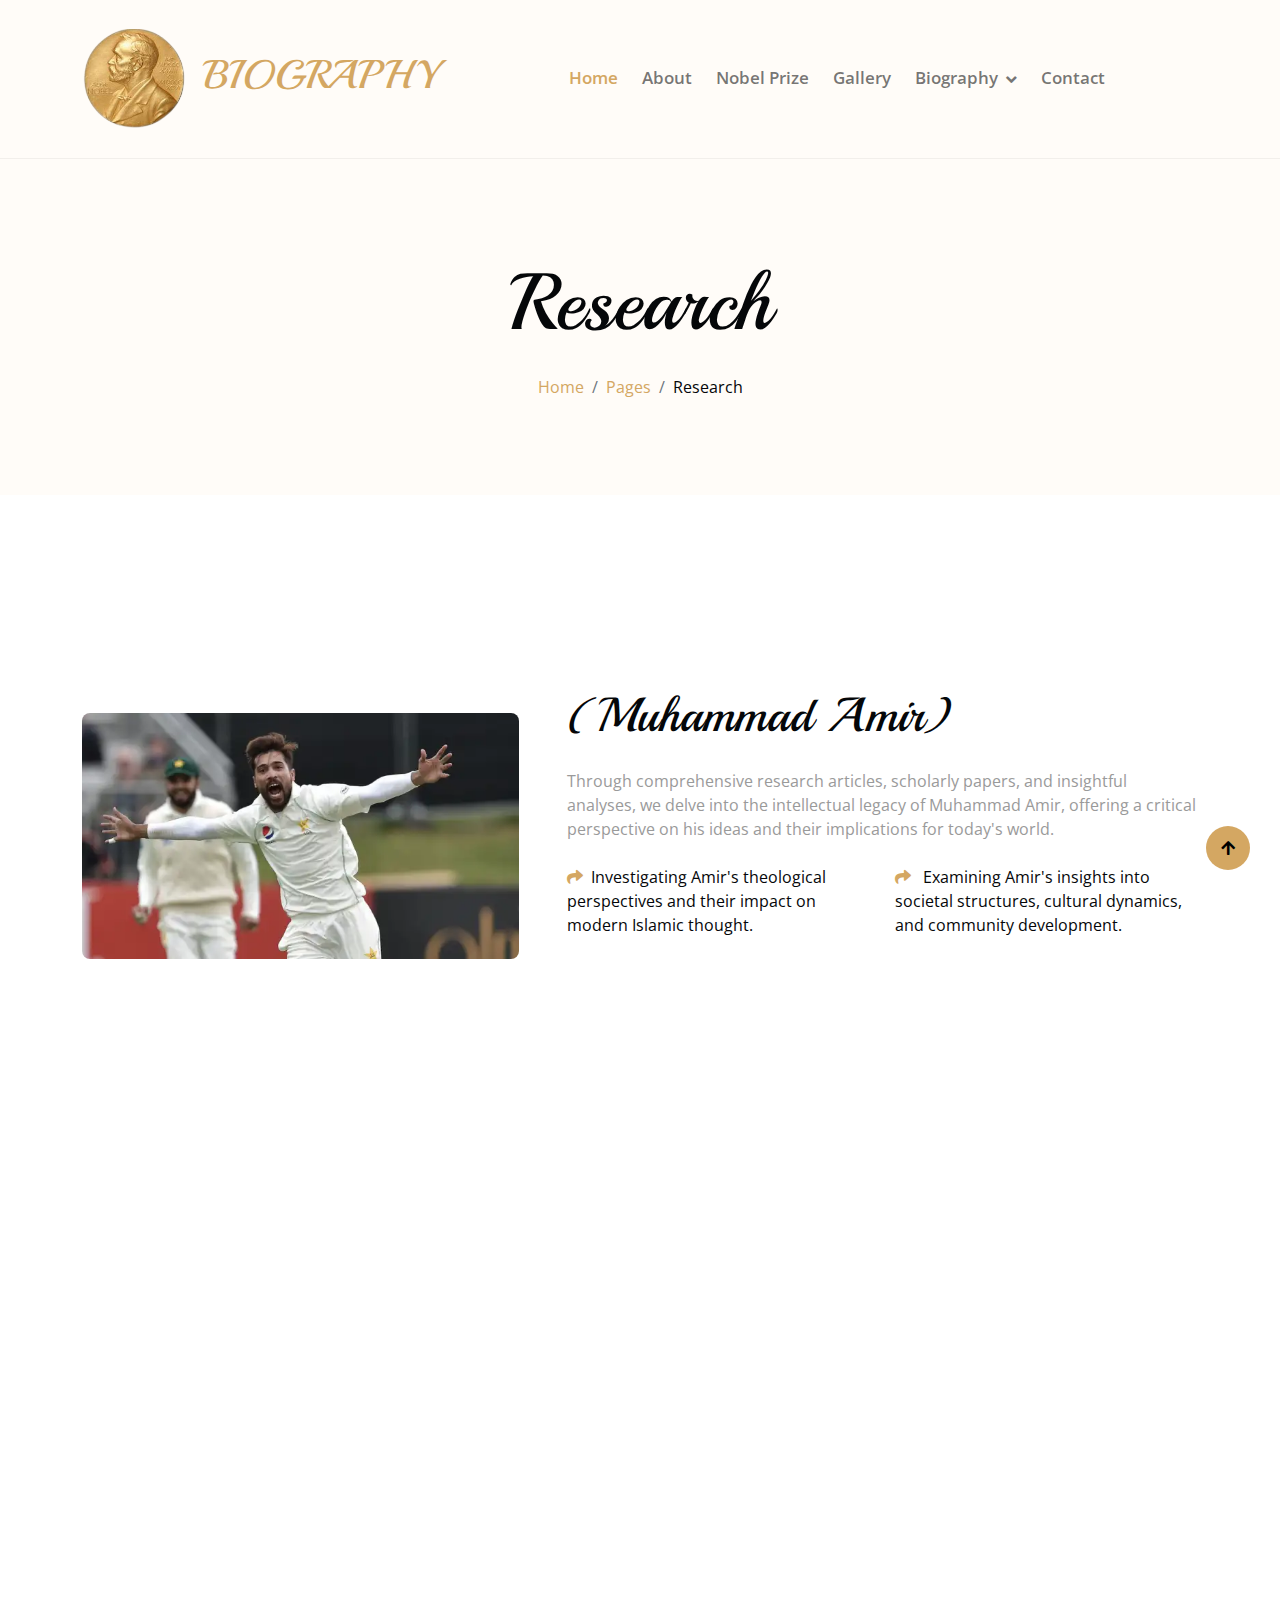
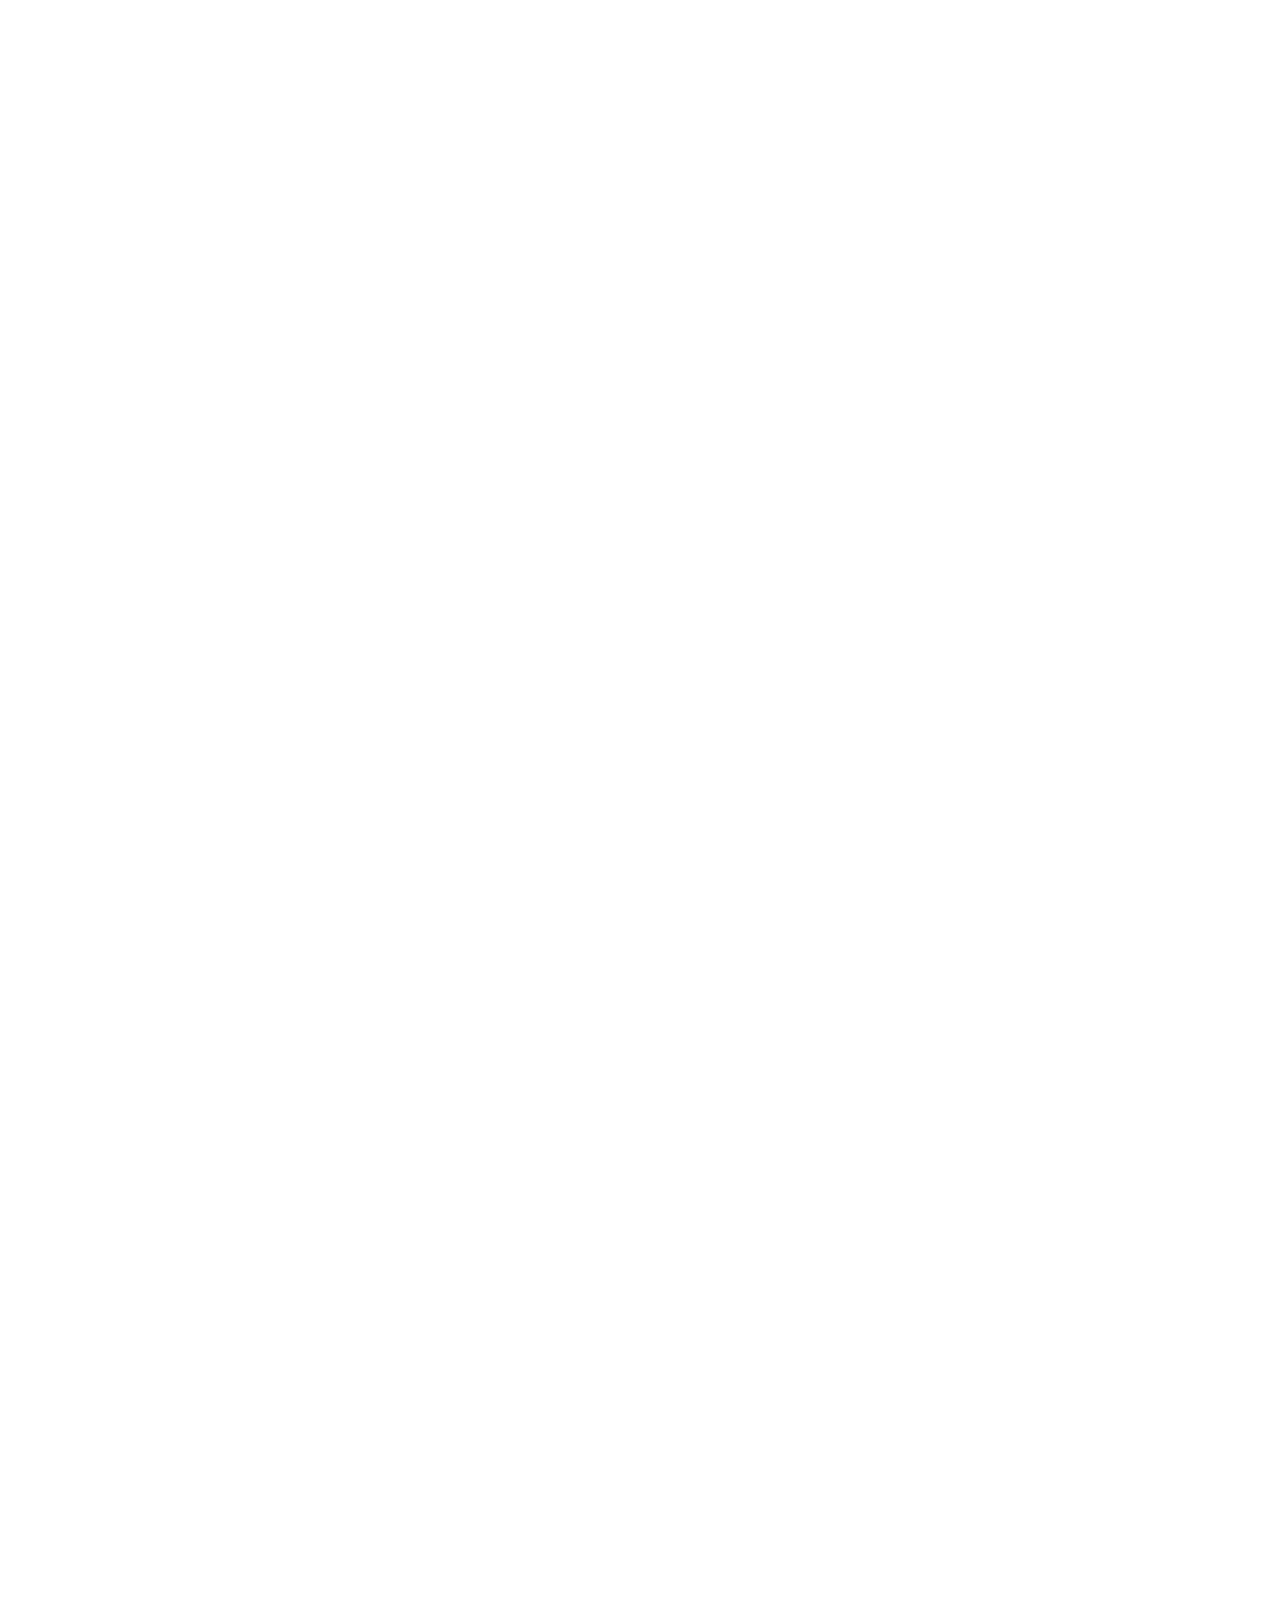
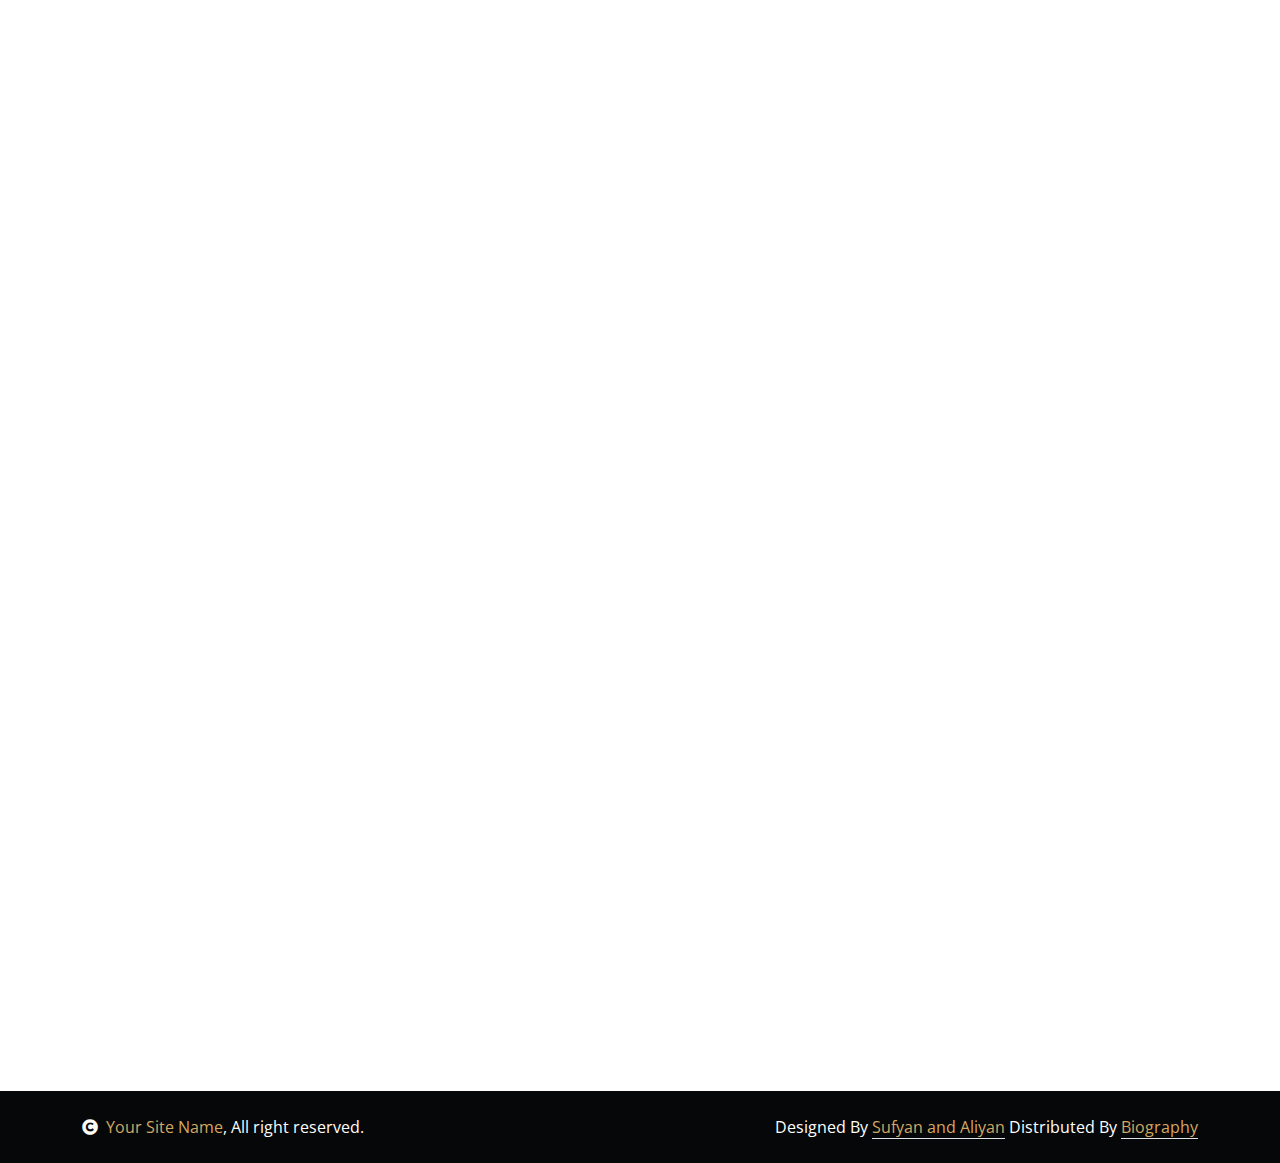
<file: research.html>
<!DOCTYPE html>
<html lang="en">

    <head>
        <meta charset="utf-8">
        <title>Biography</title>
        <meta content="width=device-width, initial-scale=1.0" name="viewport">
        <meta content="" name="keywords">
        <meta content="" name="description">

        <!-- Google Web Fonts -->
        <link rel="preconnect" href="https://fonts.googleapis.com">
        <link rel="preconnect" href="https://fonts.gstatic.com" crossorigin>
        <link href="https://fonts.googleapis.com/css2?family=Open+Sans:wght@400;600&family=Playball&display=swap" rel="stylesheet">

        <!-- Icon Font Stylesheet -->
        <link rel="stylesheet" href="https://use.fontawesome.com/releases/v5.15.4/css/all.css"/>
        <link href="https://cdn.jsdelivr.net/npm/bootstrap-icons@1.4.1/font/bootstrap-icons.css" rel="stylesheet">

        <!-- Libraries Stylesheet -->
        <link href="lib/animate/animate.min.css" rel="stylesheet">
        <link href="lib/lightbox/css/lightbox.min.css" rel="stylesheet">
        <link href="lib/owlcarousel/owl.carousel.min.css" rel="stylesheet">

        <!-- Customized Bootstrap Stylesheet -->
        <link href="css/bootstrap.min.css" rel="stylesheet">

        <!-- Template Stylesheet -->
        <link href="css/style.css" rel="stylesheet">
    </head>

    <body>

        <!-- Spinner Start -->
        <div id="spinner" class="show w-100 vh-100 bg-white position-fixed translate-middle top-50 start-50  d-flex align-items-center justify-content-center">
            <div class="spinner-grow text-primary" role="status"></div>
        </div>
        <!-- Spinner End -->


        <!-- Navbar start -->
        <div class="container-fluid nav-bar m-0 p-0">
            <div class="container ">
                <nav class="navbar navbar-light navbar-expand-lg py-4">
                    <a href="index.html" class="navbar-brand d-flex flex-row align-items-center">
                        <img src="logo.png" alt="logo" style="height: 100px;">
                        <h1 class="nav-link">BIOGRAPHY</h1>
                    </a>
                    <button class="navbar-toggler py-2 px-3" type="button" data-bs-toggle="collapse" data-bs-target="#navbarCollapse">
                        <span class="fa fa-bars text-primary"></span>
                    </button>
                    <div class="collapse navbar-collapse" id="navbarCollapse">
                        <div class="navbar-nav mx-auto">
                            <a href="index.html" class="nav-item nav-link active">Home</a>
                            <a href="about.html" class="nav-item nav-link">About</a>
                            <a href="service.html" class="nav-item nav-link">Nobel Prize</a>
                            <a href="event.html" class="nav-item nav-link">Gallery</a>
                           
                            <div class="nav-item dropdown">
                                <a href="#" class="nav-link dropdown-toggle" data-bs-toggle="dropdown">Biography</a>
                                <div class="dropdown-menu bg-light">
                                    <a href="research.html" class="dropdown-item">Research</a>
                                    <a href="award.html" class="dropdown-item">Awards</a>
                                    <a href="honors.html" class="dropdown-item">Honors</a>
                                  
                                </div>
                            </div>
                            <a href="contact.html" class="nav-item nav-link">Contact</a>
                        </div>
                      
                    </div>
                </nav>
            </div>
        </div>
        <!-- Navbar End -->


        <!-- Modal Search Start -->
        <div class="modal fade" id="searchModal" tabindex="-1" aria-labelledby="exampleModalLabel" aria-hidden="true">
            <div class="modal-dialog modal-fullscreen">
                <div class="modal-content rounded-0">
                    <div class="modal-header">
                        <h5 class="modal-title" id="exampleModalLabel">Search by keyword</h5>
                        <button type="button" class="btn-close" data-bs-dismiss="modal" aria-label="Close"></button>
                    </div>
                    <div class="modal-body d-flex align-items-center">
                        <div class="input-group w-75 mx-auto d-flex">
                            <input type="search" class="form-control bg-transparent p-3" placeholder="keywords" aria-describedby="search-icon-1">
                            <span id="search-icon-1" class="input-group-text p-3"><i class="fa fa-search"></i></span>
                        </div>
                    </div>
                </div>
            </div>
        </div>
        <!-- Modal Search End -->


        <!-- Hero Start -->
        <div class="container-fluid bg-light py-6 my-6 mt-0">
            <div class="container text-center animated bounceInDown">
                <h1 class="display-1 mb-4">Research</h1>
                <ol class="breadcrumb justify-content-center mb-0 animated bounceInDown">
                    <li class="breadcrumb-item"><a href="#">Home</a></li>
                    <li class="breadcrumb-item"><a href="#">Pages</a></li>
                    <li class="breadcrumb-item text-dark" aria-current="page">Research</li>
                </ol>
            </div>
        </div>
        <!-- Hero End -->

 <!-- About Satrt -->
 <div class="container-fluid py-6">
    <div class="container">
        <div class="row g-5 align-items-center">
            <div class="col-lg-5 wow bounceInUp" data-wow-delay="0.1s">
                <img src="amir.webp" height="100%" class="img-fluid rounded" alt="">
            </div>
            <div class="col-lg-7 wow bounceInUp" data-wow-delay="0.3s">
                <!-- <small class="d-inline-block fw-bold text-dark text-uppercase bg-light border border-primary rounded-pill px-4 py-1 mb-3">About Us</small> -->
                <h1 class="display-5 mb-4">(Muhammad Amir)</h1>
                <p class="mb-4">Through comprehensive research articles, scholarly papers, and insightful analyses, we delve into the intellectual legacy of Muhammad Amir, offering a critical perspective on his ideas and their implications
                     for today's world.</p>
                <div class="row g-4 text-dark mb-5">
                    <div class="col-sm-6">
                        <i class="fas fa-share text-primary me-2"></i>Investigating Amir's theological perspectives and their impact on modern Islamic thought.
                    </div>
                    <div class="col-sm-6">
                        <i class="fas fa-share text-primary me-2"></i>  Examining Amir's insights into societal structures, cultural dynamics, and community development.
                    </div>
                    
                    
                </div>
            </div>
        </div>
    </div>
</div>
<!-- About End -->
<!-- About Satrt -->
<div class="container-fluid py-6">
    <div class="container">
        <div class="row g-5 align-items-center">
            <div class="col-lg-7 wow bounceInUp" data-wow-delay="0.3s">
                <!-- <small class="d-inline-block fw-bold text-dark text-uppercase bg-light border border-primary rounded-pill px-4 py-1 mb-3">About Us</small> -->
                <h1 class="display-5 mb-4">(Cristiano Ronaldo)</h1>
                <p class="mb-4">Welcome to the official research website dedicated to Cristiano Ronaldo, one of the most celebrated footballers of all time. Our platform delves into the multifaceted career and impact of Cristiano Ronaldo,
                     exploring various aspects of his life and achievements</p>
                <div class="row g-4 text-dark mb-5">
                    <div class="col-sm-6">
                        <i class="fas fa-share text-primary me-2"></i> Detailed analysis of Ronaldo's journey from his early days in Madeira to becoming a global football icon.
                    </div>
                    <div class="col-sm-6">
                        <i class="fas fa-share text-primary me-2"></i>Examination of Ronaldo's distinctive playing style, including his skills, athleticism, and tactical influence on the game.
                    </div>
                    
                    
                </div>
                
            </div>
            <div class="col-lg-5 wow bounceInUp" data-wow-delay="0.1s">
                <img src="ronaldo.jpeg" height="100%" class="img-fluid rounded" alt="">
            </div>
        </div>
    </div>
</div>
<!-- About End -->
<!-- About Satrt -->
<div class="container-fluid py-6">
    <div class="container">
        <div class="row g-5 align-items-center">
            <div class="col-lg-5 wow bounceInUp" data-wow-delay="0.1s">
                <img src="stance.webp" height="100%" class="img-fluid rounded" alt="">
            </div>
            <div class="col-lg-7 wow bounceInUp" data-wow-delay="0.3s">
                <h1 class="display-5 mb-4">(Stance Pays)</h1>
                <p class="mb-4">Welcome to our platform dedicated to exploring the concept of 'reverse' stances and their significance in various contexts. The notion of 'reverse' stance refers to the act of reconsidering or changing one's position on an issue, strategy, or belief. This can occur for a multitude of reasons, such as new information
                     coming to light, shifts in societal norms, or evolving personal perspectives.

                </p>
                <div class="row g-4 text-dark mb-5">
                    <div class="col-sm-6">
                        <i class="fas fa-share text-primary me-2"></i>Stance Pays focuses on analyzing the correlation between corporate stances on ESG (Environmental, Social, and Governance) issues and financial performance.
                    </div>
                    <div class="col-sm-6">
                        <i class="fas fa-share text-primary me-2"></i> The research encompasses a wide range of ESG factors, including sustainability practices, diversity and inclusion policies.
                    </div>
                    
                </div>
            </div>
        </div>
    </div>
</div>
<!-- About End -->
<!-- About Satrt -->
<div class="container-fluid py-6">
    <div class="container">
        <div class="row g-5 align-items-center">
            
            <div class="col-lg-7 wow bounceInUp" data-wow-delay="0.3s">
                <!-- <small class="d-inline-block fw-bold text-dark text-uppercase bg-light border border-primary rounded-pill px-4 py-1 mb-3">About Us</small> -->
                <h1 class="display-5 mb-4">(Nobel Prize)</h1>
                <p class="mb-4">The Nobel Prize is a prestigious international award bestowed annually in several categories—Physics, Chemistry, Medicine or Physiology, Literature, Peace, and Economic Sciences (since 1968). It was established by the will of Alfred Nobel, a Swedish inventor, engineer, and industrialist, in 1895. The Nobel Prizes are awarded to individuals or organizations that have made outstanding contributions to humanity in their respective fields. Recipients are selected
                     by various committees based on nominations submitted by qualified individuals and organizations worldwide.</p>
                <div class="row g-4 text-dark mb-5">
                    <div class="col-sm-6">
                        <i class="fas fa-share text-primary me-2"></i> He was inaugurated as the forty-fifth vice president of the United States.
                    </div>
                    <div class="col-sm-6">
                        <i class="fas fa-share text-primary me-2"></i>He is the author of the bestsellers Earth in the Balance and An Inconvenient Truth.
                    </div>
                    
                </div>
                <!-- <a href="" class="btn btn-primary py-3 px-5 rounded-pill">About Us<i class="fas fa-arrow-right ps-2"></i></a> -->
            </div>
            <div class="col-lg-5 wow bounceInUp" data-wow-delay="0.1s">
                <img src="coin2.webp" height="100%" class="img-fluid rounded" alt="">
            </div>
        </div>
    </div>
</div>
<!-- About End -->
        <!-- Service Start -->
        <!-- <div class="container-fluid service py-6">
            <div class="container">
                <div class="text-center wow bounceInUp" data-wow-delay="0.1s">
                    <small class="d-inline-block fw-bold text-dark text-uppercase bg-light border border-primary rounded-pill px-4 py-1 mb-3">Our Services</small>
                    <h1 class="display-5 mb-5">What We Offer</h1>
                </div>
                <div class="row g-4">
                    <div class="col-lg-3 col-md-6 col-sm-12 wow bounceInUp" data-wow-delay="0.1s">
                        <div class="bg-light rounded service-item">
                            <div class="service-content d-flex align-items-center justify-content-center p-4">
                                <div class="service-content-icon text-center">
                                    <i class="fas fa-cheese fa-7x text-primary mb-4"></i>
                                    <h4 class="mb-3">Wedding Services</h4>
                                    <p class="mb-4">Contrary to popular belief, ipsum is not simply random.</p>
                                    <a href="#" class="btn btn-primary px-4 py-2 rounded-pill">Read More</a>
                                </div>
                            </div>
                        </div>
                    </div>
                    <div class="col-lg-3 col-md-6 col-sm-12 wow bounceInUp" data-wow-delay="0.3s">
                        <div class="bg-light rounded service-item">
                            <div class="service-content d-flex align-items-center justify-content-center p-4">
                                <div class="service-content-icon text-center">
                                    <i class="fas fa-pizza-slice fa-7x text-primary mb-4"></i>
                                    <h4 class="mb-3">Corporate Catering</h4>
                                    <p class="mb-4">Contrary to popular belief, ipsum is not simply random.</p>
                                    <a href="#" class="btn btn-primary px-4 py-2 rounded-pill">Read More</a>
                                </div>
                            </div>
                        </div>
                    </div>
                    <div class="col-lg-3 col-md-6 col-sm-12 wow bounceInUp" data-wow-delay="0.5s">
                        <div class="bg-light rounded service-item">
                            <div class="service-content d-flex align-items-center justify-content-center p-4">
                                <div class="service-content-icon text-center">
                                    <i class="fas fa-hotdog fa-7x text-primary mb-4"></i>
                                    <h4 class="mb-3">Cocktail Reception</h4>
                                    <p class="mb-4">Contrary to popular belief, ipsum is not simply random.</p>
                                    <a href="#" class="btn btn-primary px-4 py-2 rounded-pill">Read More</a>
                                </div>
                            </div>
                        </div>
                    </div>
                    <div class="col-lg-3 col-md-6 col-sm-12 wow bounceInUp" data-wow-delay="0.7s">
                        <div class="bg-light rounded service-item">
                            <div class="service-content d-flex align-items-center justify-content-center p-4">
                                <div class="service-content-icon text-center">
                                    <i class="fas fa-hamburger fa-7x text-primary mb-4"></i>
                                    <h4 class="mb-3">Bento Catering</h4>
                                    <p class="mb-4">Contrary to popular belief, ipsum is not simply random.</p>
                                    <a href="#" class="btn btn-primary px-4 py-2 rounded-pill">Read More</a>
                                </div>
                            </div>
                        </div>
                    </div>
                    <div class="col-lg-3 col-md-6 col-sm-12 wow bounceInUp" data-wow-delay="0.1s">
                        <div class="bg-light rounded service-item">
                            <div class="service-content d-flex align-items-center justify-content-center p-4">
                                <div class="service-content-icon text-center">
                                    <i class="fas fa-wine-glass-alt fa-7x text-primary mb-4"></i>
                                    <h4 class="mb-3">Pub Party</h4>
                                    <p class="mb-4">Contrary to popular belief, ipsum is not simply random.</p>
                                    <a href="#" class="btn btn-primary px-4 py-2 rounded-pill">Read More</a>
                                </div>
                            </div>
                        </div>
                    </div>
                    <div class="col-lg-3 col-md-6 col-sm-12 wow bounceInUp" data-wow-delay="0.3s">
                        <div class="bg-light rounded service-item">
                            <div class="service-content d-flex align-items-center justify-content-center p-4">
                                <div class="service-content-icon text-center">
                                    <i class="fas fa-walking fa-7x text-primary mb-4"></i>
                                    <h4 class="mb-3">Home Delivery</h4>
                                    <p class="mb-4">Contrary to popular belief, ipsum is not simply random.</p>
                                    <a href="#" class="btn btn-primary px-4 py-2 rounded-pill">Read More</a>
                                </div>
                            </div>
                        </div>
                    </div>
                    <div class="col-lg-3 col-md-6 col-sm-12 wow bounceInUp" data-wow-delay="0.5s">
                        <div class="bg-light rounded service-item">
                            <div class="service-content d-flex align-items-center justify-content-center p-4">
                                <div class="service-content-icon text-center">
                                    <i class="fas fa-wheelchair fa-7x text-primary mb-4"></i>
                                    <h4 class="mb-3">Sit-down Catering</h4>
                                    <p class="mb-4">Contrary to popular belief, ipsum is not simply random.</p>
                                    <a href="#" class="btn btn-primary px-4 py-2 rounded-pill">Read More</a>
                                </div>
                            </div>
                        </div>
                    </div>
                    <div class="col-lg-3 col-md-6 col-sm-12 wow bounceInUp" data-wow-delay="0.7s">
                        <div class="bg-light rounded service-item">
                            <div class="service-content d-flex align-items-center justify-content-center p-4">
                                <div class="service-content-icon text-center">
                                    <i class="fas fa-utensils fa-7x text-primary mb-4"></i>
                                    <h4 class="mb-3">Buffet Catering</h4>
                                    <p class="mb-4">Contrary to popular belief, ipsum is not simply random.</p>
                                    <a href="#" class="btn btn-primary px-4 py-2 rounded-pill">Read More</a>
                                </div>
                            </div>
                        </div>
                    </div>
                </div>
            </div>
        </div> -->
        <!-- Service End -->


        <!-- Testimonial Start -->
        <div class="container-fluid py-6">
            <div class="container">
                <div class="text-center wow bounceInUp" data-wow-delay="0.1s">
                    <small class="d-inline-block fw-bold text-dark text-uppercase bg-light border border-primary rounded-pill px-4 py-1 mb-3">Testimonial</small>
                    <h1 class="display-5 mb-5">What Our Customers says!</h1>
                </div>
                <div class="owl-carousel owl-theme testimonial-carousel testimonial-carousel-1 mb-4 wow bounceInUp" data-wow-delay="0.1s">
                    <div class="testimonial-item rounded bg-light">
                        <div class="d-flex mb-3">
                            <img src="img/testimonial-1.jpg" class="img-fluid rounded-circle flex-shrink-0" alt="">
                            <div class="position-absolute" style="top: 15px; right: 20px;">
                                <i class="fa fa-quote-right fa-2x"></i>
                            </div>
                            <div class="ps-3 my-auto">
                                <h4 class="mb-0">Person Name</h4>
                                <p class="m-0">Profession</p>
                            </div>
                        </div>
                        <div class="testimonial-content">
                            <div class="d-flex">
                                <i class="fas fa-star text-primary"></i>
                                <i class="fas fa-star text-primary"></i>
                                <i class="fas fa-star text-primary"></i>
                                <i class="fas fa-star text-primary"></i>
                                <i class="fas fa-star text-primary"></i>
                            </div>
                            <p class="fs-5 m-0 pt-3">Lorem ipsum dolor sit amet elit, sed do eiusmod tempor ut labore et dolore magna aliqua.</p>
                        </div>
                    </div>
                    <div class="testimonial-item rounded bg-light">
                        <div class="d-flex mb-3">
                            <img src="img/testimonial-2.jpg" class="img-fluid rounded-circle flex-shrink-0" alt="">
                            <div class="position-absolute" style="top: 15px; right: 20px;">
                                <i class="fa fa-quote-right fa-2x"></i>
                            </div>
                            <div class="ps-3 my-auto">
                                <h4 class="mb-0">Person Name</h4>
                                <p class="m-0">Profession</p>
                            </div>
                        </div>
                        <div class="testimonial-content">
                            <div class="d-flex">
                                <i class="fas fa-star text-primary"></i>
                                <i class="fas fa-star text-primary"></i>
                                <i class="fas fa-star text-primary"></i>
                                <i class="fas fa-star text-primary"></i>
                                <i class="fas fa-star text-primary"></i>
                            </div>
                            <p class="fs-5 m-0 pt-3">Lorem ipsum dolor sit amet elit, sed do eiusmod tempor ut labore et dolore magna aliqua.</p>
                        </div>
                    </div>
                    <div class="testimonial-item rounded bg-light">
                        <div class="d-flex mb-3">
                            <img src="img/testimonial-3.jpg" class="img-fluid rounded-circle flex-shrink-0" alt="">
                            <div class="position-absolute" style="top: 15px; right: 20px;">
                                <i class="fa fa-quote-right fa-2x"></i>
                            </div>
                            <div class="ps-3 my-auto">
                                <h4 class="mb-0">Person Name</h4>
                                <p class="m-0">Profession</p>
                            </div>
                        </div>
                        <div class="testimonial-content">
                            <div class="d-flex">
                                <i class="fas fa-star text-primary"></i>
                                <i class="fas fa-star text-primary"></i>
                                <i class="fas fa-star text-primary"></i>
                                <i class="fas fa-star text-primary"></i>
                                <i class="fas fa-star text-primary"></i>
                            </div>
                            <p class="fs-5 m-0 pt-3">Lorem ipsum dolor sit amet elit, sed do eiusmod tempor ut labore et dolore magna aliqua.</p>
                        </div>
                    </div>
                    <div class="testimonial-item rounded bg-light">
                        <div class="d-flex mb-3">
                            <img src="img/testimonial-4.jpg" class="img-fluid rounded-circle flex-shrink-0" alt="">
                            <div class="position-absolute" style="top: 15px; right: 20px;">
                                <i class="fa fa-quote-right fa-2x"></i>
                            </div>
                            <div class="ps-3 my-auto">
                                <h4 class="mb-0">Person Name</h4>
                                <p class="m-0">Profession</p>
                            </div>
                        </div>
                        <div class="testimonial-content">
                            <div class="d-flex">
                                <i class="fas fa-star text-primary"></i>
                                <i class="fas fa-star text-primary"></i>
                                <i class="fas fa-star text-primary"></i>
                                <i class="fas fa-star text-primary"></i>
                                <i class="fas fa-star text-primary"></i>
                            </div>
                            <p class="fs-5 m-0 pt-3">Lorem ipsum dolor sit amet elit, sed do eiusmod tempor ut labore et dolore magna aliqua.</p>
                        </div>
                    </div>
                </div>
                <div class="owl-carousel testimonial-carousel testimonial-carousel-2 wow bounceInUp" data-wow-delay="0.3s">
                    <div class="testimonial-item rounded bg-light">
                        <div class="d-flex mb-3">
                            <img src="img/testimonial-1.jpg" class="img-fluid rounded-circle flex-shrink-0" alt="">
                            <div class="position-absolute" style="top: 15px; right: 20px;">
                                <i class="fa fa-quote-right fa-2x"></i>
                            </div>
                            <div class="ps-3 my-auto">
                                <h4 class="mb-0">Person Name</h4>
                                <p class="m-0">Profession</p>
                            </div>
                        </div>
                        <div class="testimonial-content">
                            <div class="d-flex">
                                <i class="fas fa-star text-primary"></i>
                                <i class="fas fa-star text-primary"></i>
                                <i class="fas fa-star text-primary"></i>
                                <i class="fas fa-star text-primary"></i>
                                <i class="fas fa-star text-primary"></i>
                            </div>
                            <p class="fs-5 m-0 pt-3">Lorem ipsum dolor sit amet elit, sed do eiusmod tempor ut labore et dolore magna aliqua.</p>
                        </div>
                    </div>
                    <div class="testimonial-item rounded bg-light">
                        <div class="d-flex mb-3">
                            <img src="img/testimonial-2.jpg" class="img-fluid rounded-circle flex-shrink-0" alt="">
                            <div class="position-absolute" style="top: 15px; right: 20px;">
                                <i class="fa fa-quote-right fa-2x"></i>
                            </div>
                            <div class="ps-3 my-auto">
                                <h4 class="mb-0">Person Name</h4>
                                <p class="m-0">Profession</p>
                            </div>
                        </div>
                        <div class="testimonial-content">
                            <div class="d-flex">
                                <i class="fas fa-star text-primary"></i>
                                <i class="fas fa-star text-primary"></i>
                                <i class="fas fa-star text-primary"></i>
                                <i class="fas fa-star text-primary"></i>
                                <i class="fas fa-star text-primary"></i>
                            </div>
                            <p class="fs-5 m-0 pt-3">Lorem ipsum dolor sit amet elit, sed do eiusmod tempor ut labore et dolore magna aliqua.</p>
                        </div>
                    </div>
                    <div class="testimonial-item rounded bg-light">
                        <div class="d-flex mb-3">
                            <img src="img/testimonial-3.jpg" class="img-fluid rounded-circle flex-shrink-0" alt="">
                            <div class="position-absolute" style="top: 15px; right: 20px;">
                                <i class="fa fa-quote-right fa-2x"></i>
                            </div>
                            <div class="ps-3 my-auto">
                                <h4 class="mb-0">Person Name</h4>
                                <p class="m-0">Profession</p>
                            </div>
                        </div>
                        <div class="testimonial-content">
                            <div class="d-flex">
                                <i class="fas fa-star text-primary"></i>
                                <i class="fas fa-star text-primary"></i>
                                <i class="fas fa-star text-primary"></i>
                                <i class="fas fa-star text-primary"></i>
                                <i class="fas fa-star text-primary"></i>
                            </div>
                            <p class="fs-5 m-0 pt-3">Lorem ipsum dolor sit amet elit, sed do eiusmod tempor ut labore et dolore magna aliqua.</p>
                        </div>
                    </div>
                    <div class="testimonial-item rounded bg-light">
                        <div class="d-flex mb-3">
                            <img src="img/testimonial-4.jpg" class="img-fluid rounded-circle flex-shrink-0" alt="">
                            <div class="position-absolute" style="top: 15px; right: 20px;">
                                <i class="fa fa-quote-right fa-2x"></i>
                            </div>
                            <div class="ps-3 my-auto">
                                <h4 class="mb-0">Person Name</h4>
                                <p class="m-0">Profession</p>
                            </div>
                        </div>
                        <div class="testimonial-content">
                            <div class="d-flex">
                                <i class="fas fa-star text-primary"></i>
                                <i class="fas fa-star text-primary"></i>
                                <i class="fas fa-star text-primary"></i>
                                <i class="fas fa-star text-primary"></i>
                                <i class="fas fa-star text-primary"></i>
                            </div>
                            <p class="fs-5 m-0 pt-3">Lorem ipsum dolor sit amet elit, sed do eiusmod tempor ut labore et dolore magna aliqua.</p>
                        </div>
                    </div>
                </div>
            </div>
        </div>
        <!-- Testimonial End -->


        <!-- Footer Start -->
        <div class="container-fluid footer py-6 my-6 mb-0 bg-light wow bounceInUp" data-wow-delay="0.1s">
            <div class="container">
                <div class="row">
                    <div class="col-lg-3 col-md-6">
                        <div class="footer-item">
                            <h1 class="text-primary">Bio<span class="text-dark">graphy</span></h1>
                            <p class="lh-lg mb-4">Explore the life stories of influential figures through concise biographies and insightful narratives.</p>
                            <div class="footer-icon d-flex">
                                <a class="btn btn-primary btn-sm-square me-2 rounded-circle" href="https://www.facebook.com/login/?next=https%3A%2F%2Fwww.facebook.com%2F"><i class="fab fa-facebook-f"></i></a>
                                <a href="https://www.instagram.com/" class="btn btn-primary btn-sm-square me-2 rounded-circle"><i class="fab fa-instagram"></i></a>
                                <a href="https://pk.linkedin.com/" class="btn btn-primary btn-sm-square rounded-circle"><i class="fab fa-linkedin-in"></i></a>
                            </div>
                        </div>
                    </div>
                    <div class="col-lg-3 col-md-6">
                        <div class="footer-item">
                            <h4 class="mb-4">Site Maps</h4>
                            <div class="d-flex flex-column align-items-start">
                                <a class="text-body mb-3" href="index.html"><i class="fa fa-check text-primary me-2"></i>Home</a>
                                <a class="text-body mb-3" href="about.html"><i class="fa fa-check text-primary me-2"></i>About</a>
                                <a class="text-body mb-3" href="service.html"><i class="fa fa-check text-primary me-2"></i>Nobel Prize</a>
                                <a class="text-body mb-3" href="event.html"><i class="fa fa-check text-primary me-2"></i>Gallery</a>
                                <a class="text-body mb-3" href="contact.html"><i class="fa fa-check text-primary me-2"></i>Contact</a>
                            </div>
                        </div>
                    </div>
                    <div class="col-lg-3 col-md-6">
                        <div class="footer-item">
                            <h4 class="mb-4">Contact Us</h4>
                            <div class="d-flex flex-column align-items-start">
                                <p><i class="fa fa-map-marker-alt text-primary me-2"></i> Aptech North Nazimabad</p>
                                <p><i class="fa fa-phone-alt text-primary me-2"></i>  (021) 36630102</p>
                                <p><i class="fas fa-envelope text-primary me-2"></i> aptech@north.edu.pk</p>
                                <p><i class="fa fa-clock text-primary me-2"></i>SD-1, Block A North Nazimabad Town, Karachi, 74700</p>
                            </div>
                        </div>
                    </div>
                    <div class="col-lg-3 col-md-6">
                        <div class="footer-item">
                            <h4 class="mb-4">Map</h4>
                            <iframe src="https://www.google.com/maps/embed?pb=!1m14!1m12!1m3!1d14472.52453252531!2d67.03455600000001!3d24.927602299999997!2m3!1f0!2f0!3f0!3m2!1i1024!2i768!4f13.1!5e0!3m2!1sen!2s!4v1721820023984!5m2!1sen!2s" style="border:0;" allowfullscreen="" loading="lazy" referrerpolicy="no-referrer-when-downgrade"></iframe>
                        </div>
                    </div>
                </div>
            </div>
        </div>
        <!-- Footer End -->


        <!-- Copyright Start -->
        <div class="container-fluid copyright bg-dark py-4">
            <div class="container">
                <div class="row">
                    <div class="col-md-6 text-center text-md-start mb-3 mb-md-0">
                        <span class="text-light"><a href="#"><i class="fas fa-copyright text-light me-2"></i>Your Site Name</a>, All right reserved.</span>
                    </div>
                    <div class="col-md-6 my-auto text-center text-md-end text-white">
                        <!--/*** This template is free as long as you keep the below author’s credit link/attribution link/backlink. ***/-->
                        <!--/*** If you'd like to use the template without the below author’s credit link/attribution link/backlink, ***/-->
                        <!--/*** you can purchase the Credit Removal License from "https://htmlcodex.com/credit-removal". ***/-->
                        Designed By <a class="border-bottom" href="https://htmlcodex.com">Sufyan and Aliyan</a> Distributed By <a class="border-bottom" href="https://themewagon.com">Biography</a>
                    </div>
                </div>
            </div>
        </div>
        <!-- Copyright End -->


        <!-- Back to Top -->
        <a href="#" class="btn btn-md-square btn-primary rounded-circle back-to-top"><i class="fa fa-arrow-up"></i></a>   

        
    <!-- JavaScript Libraries -->
    <script src="https://ajax.googleapis.com/ajax/libs/jquery/1.12.4/jquery.min.js"></script>
    <script src="https://cdn.jsdelivr.net/npm/bootstrap@5.0.0/dist/js/bootstrap.bundle.min.js"></script>
    <script src="lib/wow/wow.min.js"></script>
    <script src="lib/easing/easing.min.js"></script>
    <script src="lib/waypoints/waypoints.min.js"></script>
    <script src="lib/counterup/counterup.min.js"></script>
    <script src="lib/lightbox/js/lightbox.min.js"></script>
    <script src="lib/owlcarousel/owl.carousel.min.js"></script>

    <!-- Template Javascript -->
    <script src="js/main.js"></script>
    </body>

</html>
</file>
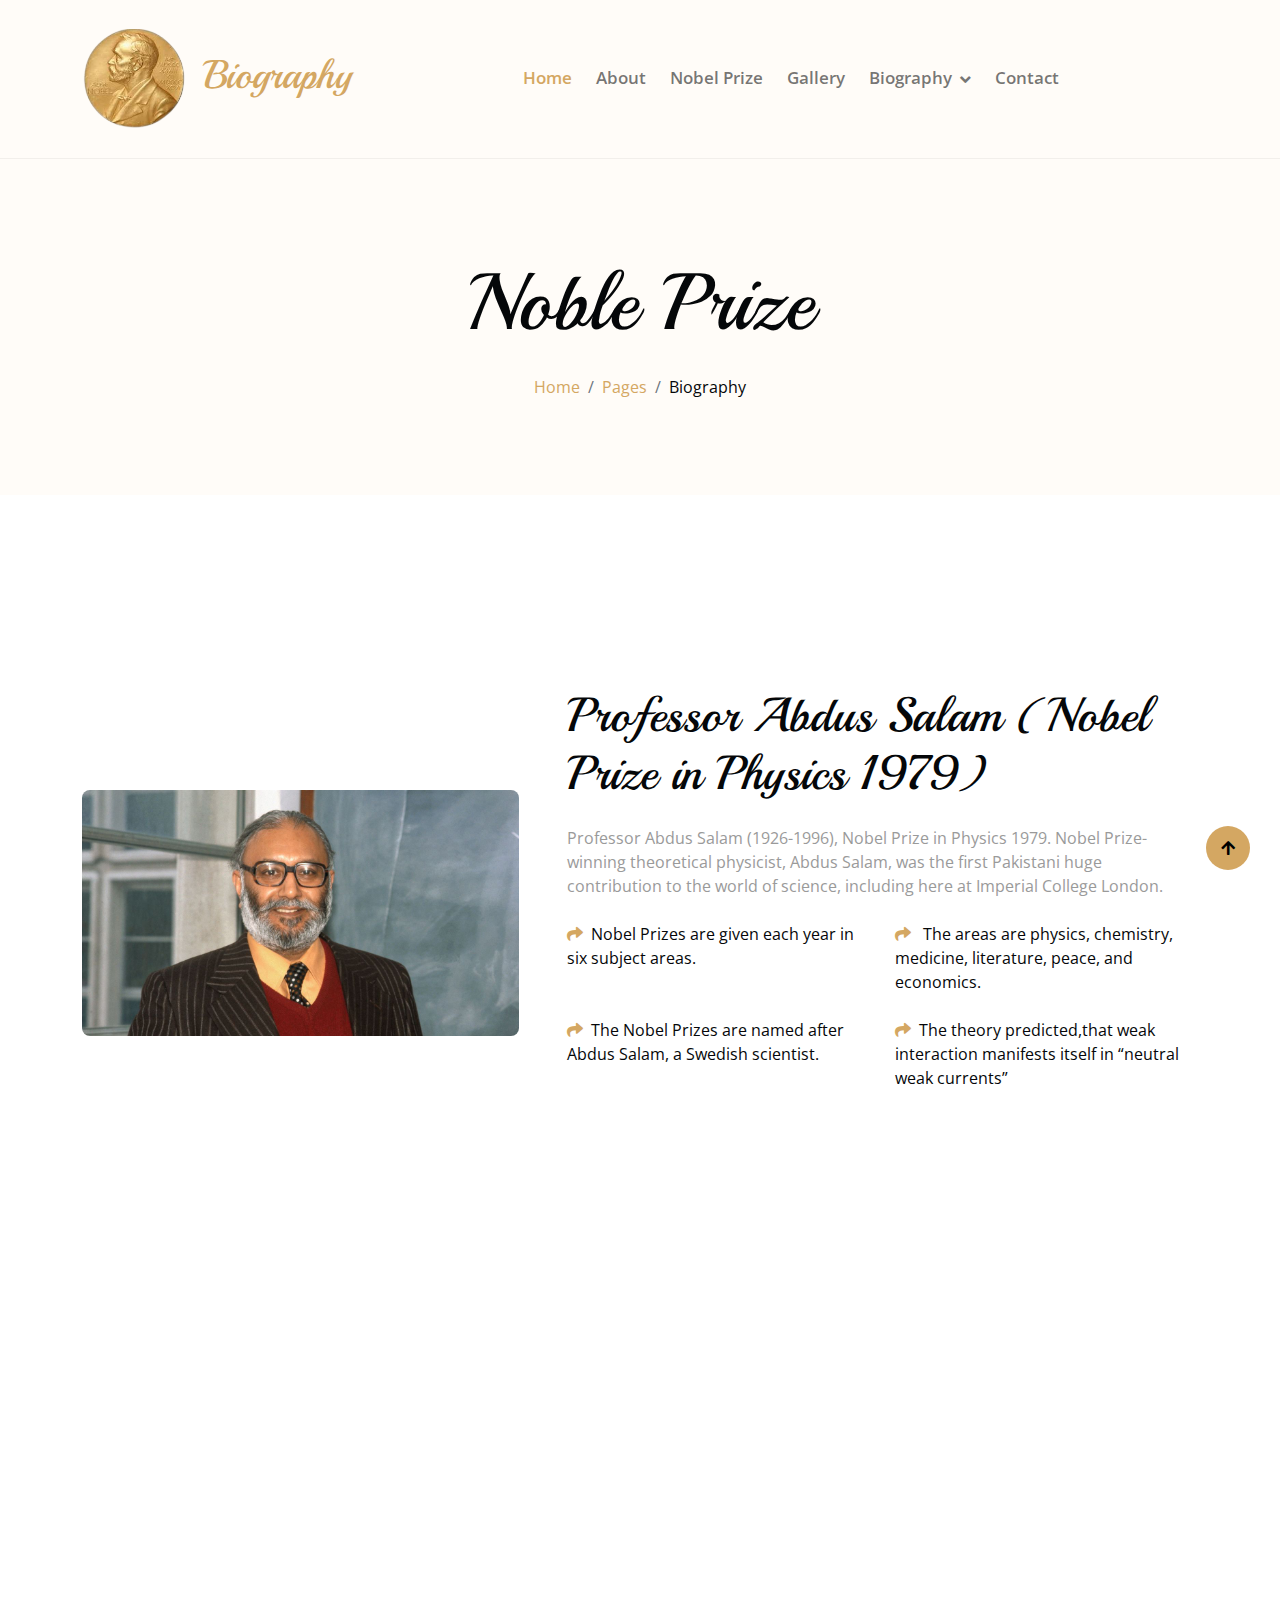
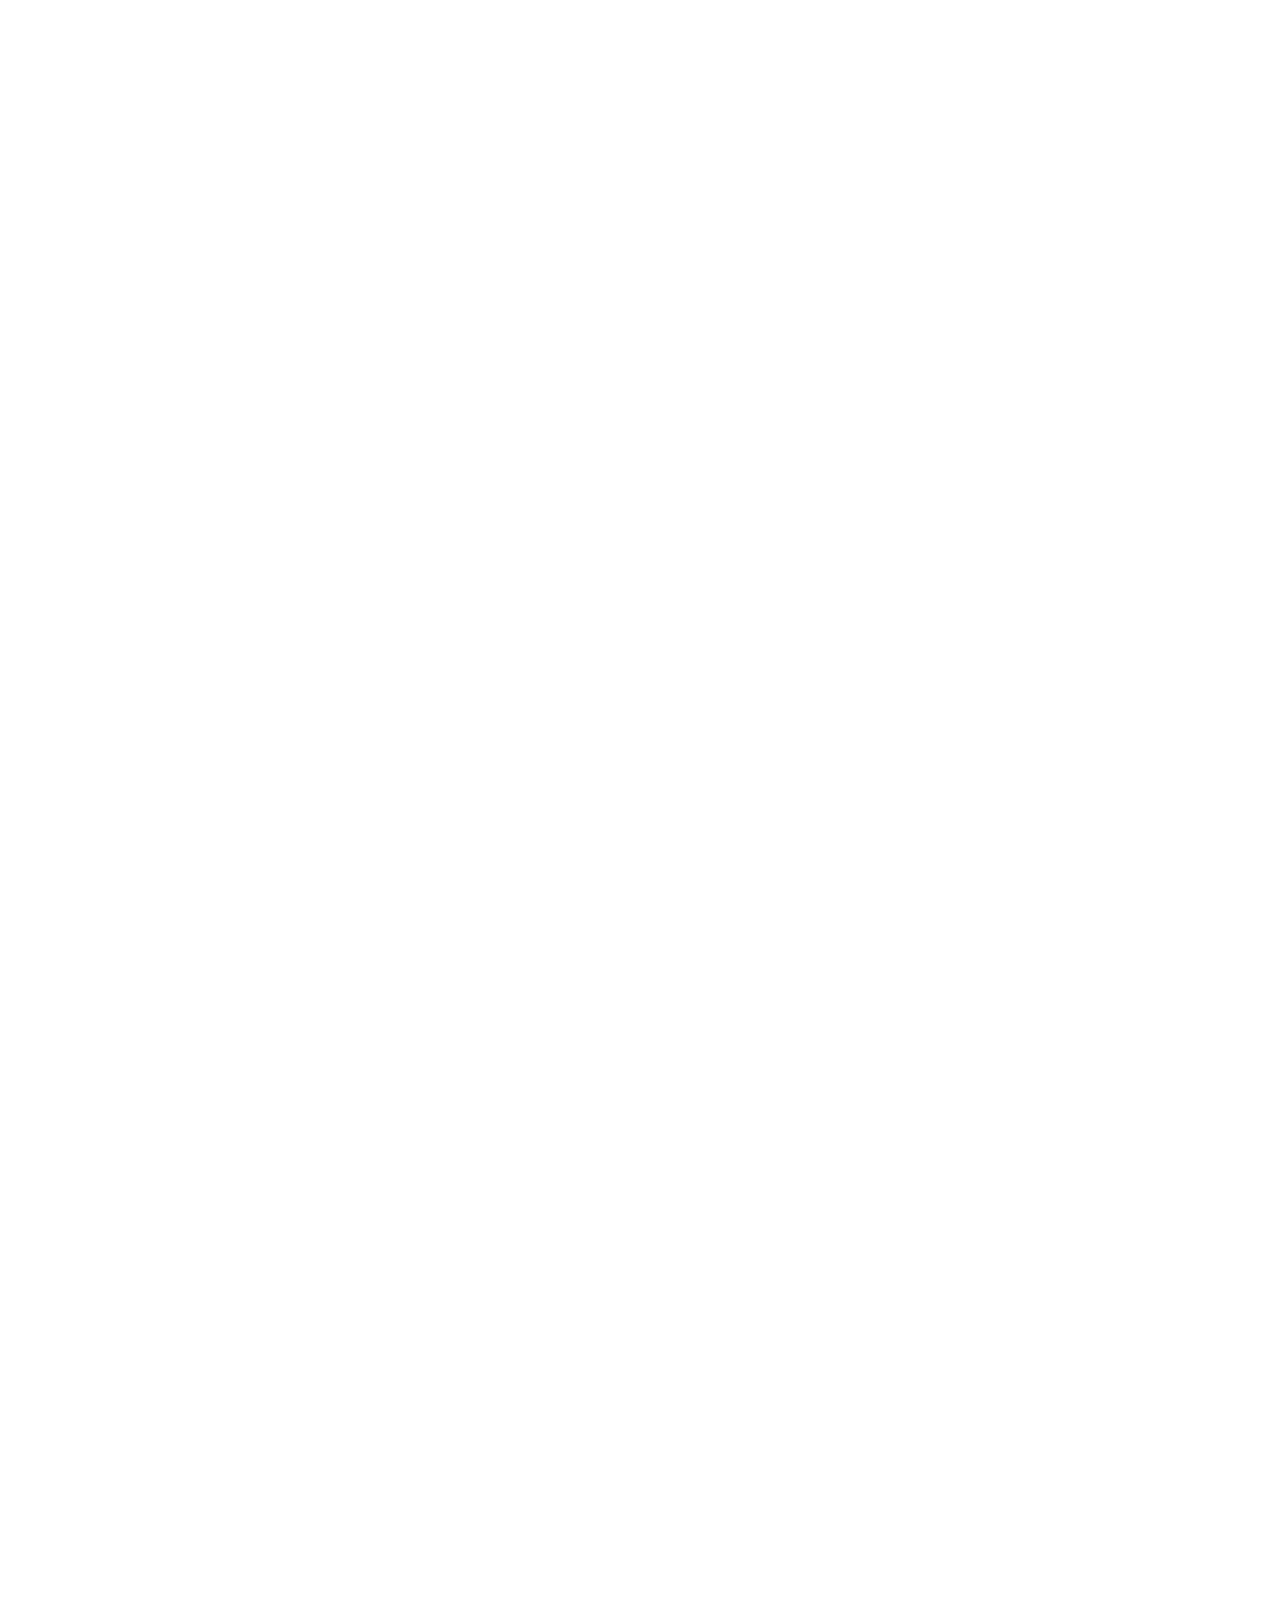
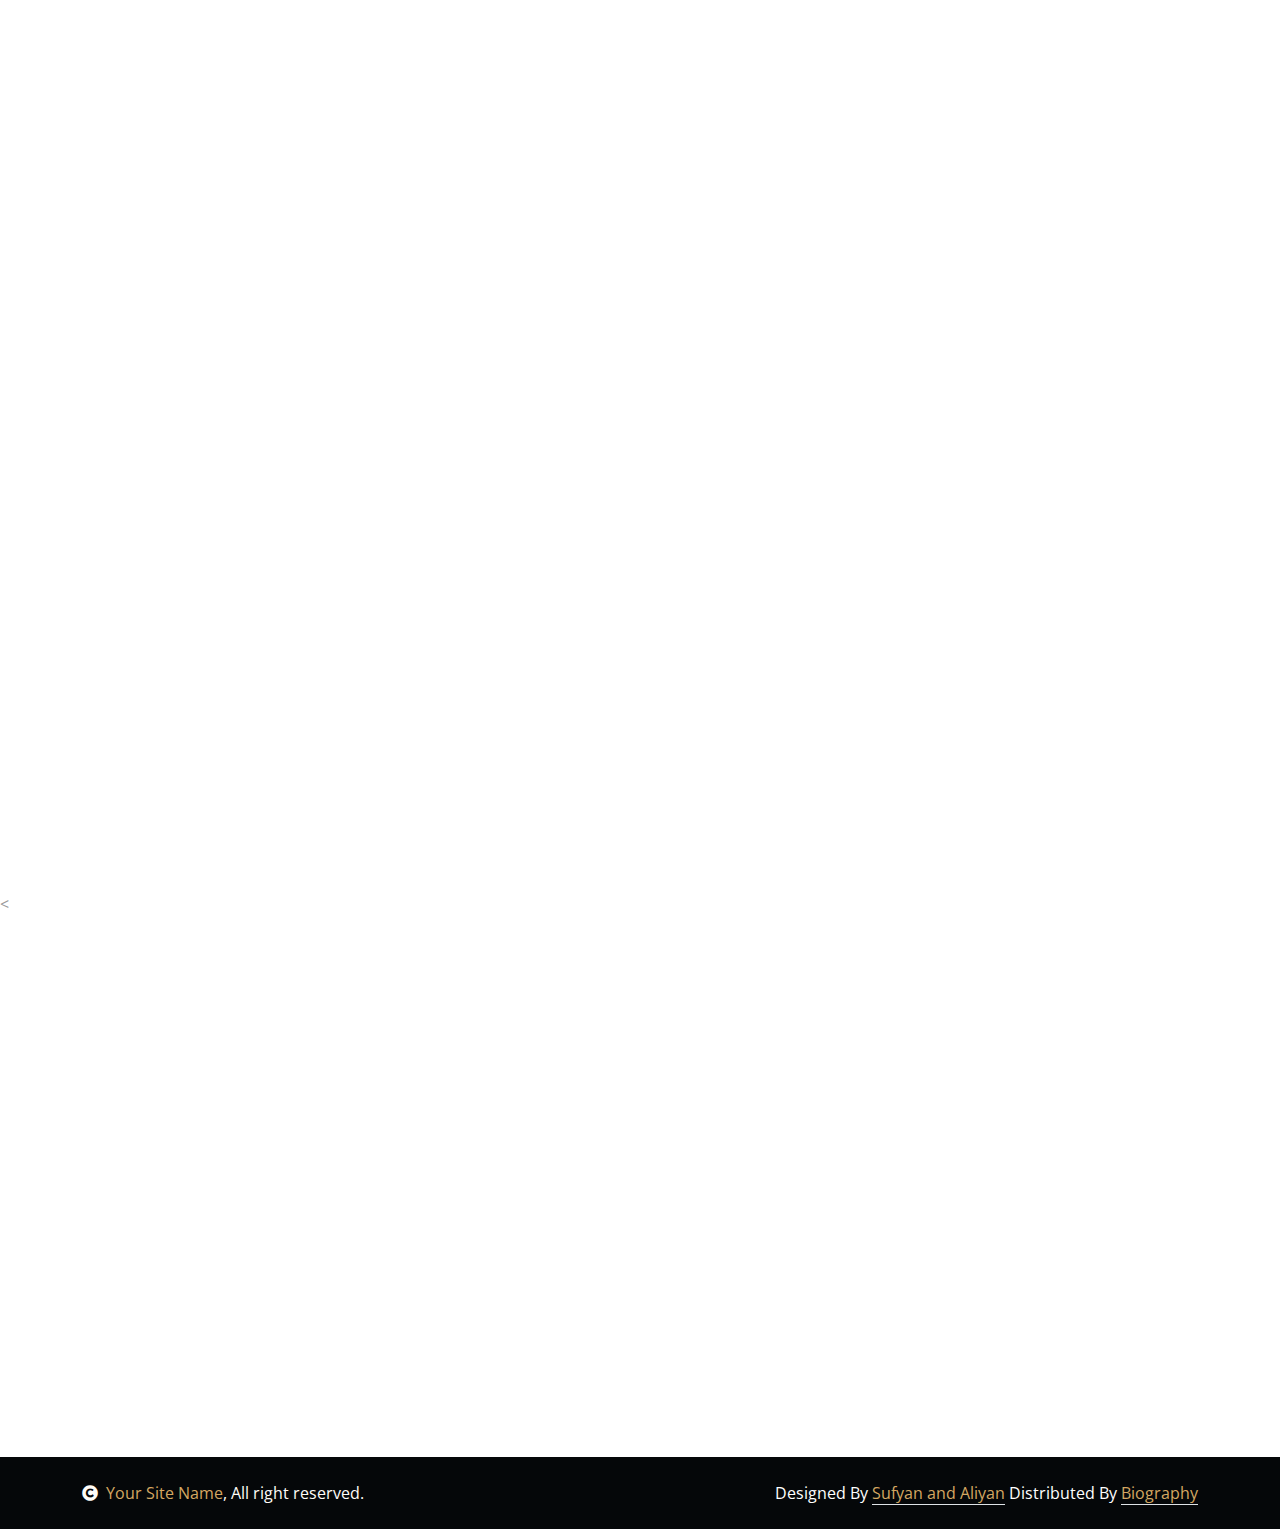
<file: service.html>
<!DOCTYPE html>
<html lang="en">

    <head>
        <meta charset="utf-8">
        <title>Biography</title>
        <meta content="width=device-width, initial-scale=1.0" name="viewport">
        <meta content="" name="keywords">
        <meta content="" name="description">

        <!-- Google Web Fonts -->
        <link rel="preconnect" href="https://fonts.googleapis.com">
        <link rel="preconnect" href="https://fonts.gstatic.com" crossorigin>
        <link href="https://fonts.googleapis.com/css2?family=Open+Sans:wght@400;600&family=Playball&display=swap" rel="stylesheet">

        <!-- Icon Font Stylesheet -->
        <link rel="stylesheet" href="https://use.fontawesome.com/releases/v5.15.4/css/all.css"/>
        <link href="https://cdn.jsdelivr.net/npm/bootstrap-icons@1.4.1/font/bootstrap-icons.css" rel="stylesheet">

        <!-- Libraries Stylesheet -->
        <link href="lib/animate/animate.min.css" rel="stylesheet">
        <link href="lib/lightbox/css/lightbox.min.css" rel="stylesheet">
        <link href="lib/owlcarousel/owl.carousel.min.css" rel="stylesheet">

        <!-- Customized Bootstrap Stylesheet -->
        <link href="css/bootstrap.min.css" rel="stylesheet">

        <!-- Template Stylesheet -->
        <link href="css/style.css" rel="stylesheet">
    </head>

    <body>

        <!-- Spinner Start -->
        <div id="spinner" class="show w-100 vh-100 bg-white position-fixed translate-middle top-50 start-50  d-flex align-items-center justify-content-center">
            <div class="spinner-grow text-primary" role="status"></div>
        </div>
        <!-- Spinner End -->


        <!-- Navbar start -->
        <div class="container-fluid nav-bar m-0 p-0">
            <div class="container ">
                <nav class="navbar navbar-light navbar-expand-lg py-4">
                    <a href="index.html" class="navbar-brand d-flex flex-row align-items-center">
                        <img src="logo.png" alt="logo" style="height: 100px;">
                        <h1 class="nav-link">Biography</h1>
                    </a>
                    <button class="navbar-toggler py-2 px-3" type="button" data-bs-toggle="collapse" data-bs-target="#navbarCollapse">
                        <span class="fa fa-bars text-primary"></span>
                    </button>
                    <div class="collapse navbar-collapse" id="navbarCollapse">
                        <div class="navbar-nav mx-auto">
                            <a href="index.html" class="nav-item nav-link active">Home</a>
                            <a href="about.html" class="nav-item nav-link">About</a>
                            <a href="service.html" class="nav-item nav-link">Nobel Prize</a>
                            <a href="event.html" class="nav-item nav-link">Gallery</a>
                           
                            <div class="nav-item dropdown">
                                <a href="#" class="nav-link dropdown-toggle" data-bs-toggle="dropdown">Biography</a>
                                <div class="dropdown-menu bg-light">
                                    <a href="research.html" class="dropdown-item">Research</a>
                                    <a href="award.html" class="dropdown-item">Awards</a>
                                    <a href="honors.html" class="dropdown-item">Honors</a>
                                  
                                </div>
                            </div>
                            <a href="contact.html" class="nav-item nav-link">Contact</a>
                        </div>
                      
                    </div>
                </nav>
            </div>
        </div>
        <!-- Navbar End -->


        <!-- Modal Search Start -->
        <div class="modal fade" id="searchModal" tabindex="-1" aria-labelledby="exampleModalLabel" aria-hidden="true">
            <div class="modal-dialog modal-fullscreen">
                <div class="modal-content rounded-0">
                    <div class="modal-header">
                        <h5 class="modal-title" id="exampleModalLabel">Search by keyword</h5>
                        <button type="button" class="btn-close" data-bs-dismiss="modal" aria-label="Close"></button>
                    </div>
                    <div class="modal-body d-flex align-items-center">
                        <div class="input-group w-75 mx-auto d-flex">
                            <input type="search" class="form-control bg-transparent p-3" placeholder="keywords" aria-describedby="search-icon-1">
                            <span id="search-icon-1" class="input-group-text p-3"><i class="fa fa-search"></i></span>
                        </div>
                    </div>
                </div>
            </div>
        </div>
        <!-- Modal Search End -->


        <!-- Hero Start -->
        <div class="container-fluid bg-light py-6 my-6 mt-0">
            <div class="container text-center animated bounceInDown">
                <h1 class="display-1 mb-4">Noble Prize</h1>
                <ol class="breadcrumb justify-content-center mb-0 animated bounceInDown">
                    <li class="breadcrumb-item"><a href="#">Home</a></li>
                    <li class="breadcrumb-item"><a href="#">Pages</a></li>
                    <li class="breadcrumb-item text-dark" aria-current="page">Biography</li>
                </ol>
            </div>
        </div>
        <!-- Hero End -->

 <!-- About Satrt -->
 <div class="container-fluid py-6">
    <div class="container">
        <div class="row g-5 align-items-center">
            <div class="col-lg-5 wow bounceInUp" data-wow-delay="0.1s">
                <img src="abdus salam.jpg" height="100%" class="img-fluid rounded" alt="">
            </div>
            <div class="col-lg-7 wow bounceInUp" data-wow-delay="0.3s">
                <!-- <small class="d-inline-block fw-bold text-dark text-uppercase bg-light border border-primary rounded-pill px-4 py-1 mb-3">About Us</small> -->
                <h1 class="display-5 mb-4">Professor Abdus Salam (Nobel Prize in Physics 1979)</h1>
                <p class="mb-4">Professor Abdus Salam (1926-1996), Nobel Prize in Physics 1979. Nobel Prize-winning theoretical physicist, Abdus Salam, was the first Pakistani
                     huge contribution to the world of science, including here at Imperial College London.</p>
                <div class="row g-4 text-dark mb-5">
                    <div class="col-sm-6">
                        <i class="fas fa-share text-primary me-2"></i>Nobel Prizes are given each year in six subject areas.
                    </div>
                    <div class="col-sm-6">
                        <i class="fas fa-share text-primary me-2"></i> The areas are physics, chemistry, medicine, literature, peace, and economics.
                    </div>
                    <div class="col-sm-6">
                        <i class="fas fa-share text-primary me-2"></i>The Nobel Prizes are named after Abdus Salam, a Swedish scientist.
                    </div>
                    <div class="col-sm-6">
                        <i class="fas fa-share text-primary me-2"></i>The theory predicted,that weak interaction manifests itself in “neutral weak currents”
                    </div>
                </div>
            </div>
        </div>
    </div>
</div>
<!-- About End -->
<!-- About Satrt -->
<div class="container-fluid py-6">
    <div class="container">
        <div class="row g-5 align-items-center">
            <div class="col-lg-7 wow bounceInUp" data-wow-delay="0.3s">
                <!-- <small class="d-inline-block fw-bold text-dark text-uppercase bg-light border border-primary rounded-pill px-4 py-1 mb-3">About Us</small> -->
                <h1 class="display-5 mb-4">Albert Einstein  (Nobel Prize in Physics 1921)</h1>
                <p class="mb-4">The 2011 Nobel Prizes are being handed out this week. So far, the prize for physiology or medicine has gone to a trio of researchers who uncovered various aspects of the nature of immunity, and the physics prize has gone to a trio of physicists who
                     discovered in the late 1990s that the expansion of the universe is accelerating</p>
                <div class="row g-4 text-dark mb-5">
                    <div class="col-sm-6">
                        <i class="fas fa-share text-primary me-2"></i>Einstein was a hard-headed child.
                    </div>
                    <div class="col-sm-6">
                        <i class="fas fa-share text-primary me-2"></i>Young Einstein had a hard time speaking.
                    </div>
                    <div class="col-sm-6">
                        <i class="fas fa-share text-primary me-2"></i>A compass sparked his interest in science.
                    </div>
                    <div class="col-sm-6">
                        <i class="fas fa-share text-primary me-2"></i>Einstein did not pass his college entrance exam.
                    </div>
                </div>
                
            </div>
            <div class="col-lg-5 wow bounceInUp" data-wow-delay="0.1s">
                <img src="einstine.jpg" height="100%" class="img-fluid rounded" alt="">
            </div>
        </div>
    </div>
</div>
<!-- About End -->
<!-- About Satrt -->
<div class="container-fluid py-6">
    <div class="container">
        <div class="row g-5 align-items-center">
            <div class="col-lg-5 wow bounceInUp" data-wow-delay="0.1s">
                <img src="jon foss.avif" height="100%" class="img-fluid rounded" alt="">
            </div>
            <div class="col-lg-7 wow bounceInUp" data-wow-delay="0.3s">
                <h1 class="display-5 mb-4">Norway’s Jon Fosse (Nobel Prize in literature 2023)</h1>
                <p class="mb-4">The Nobel prize in literature has been awarded to 64-year-old Norwegian author Jon Fosse “for his innovative voice to the unsayable”. His works include the Septology series of novels, Aliss at the Fire, Melancholy and A Shining.

                </p>
                <div class="row g-4 text-dark mb-5">
                    <div class="col-sm-6">
                        <i class="fas fa-share text-primary me-2"></i>I am overwhelmed, and somewhat frightened.
                    </div>
                    <div class="col-sm-6">
                        <i class="fas fa-share text-primary me-2"></i>He also told the Norwegian public broadcaster“surprised but also not” to have won.
                    </div>
                    <div class="col-sm-6">
                        <i class="fas fa-share text-primary me-2"></i>Born in 1959 in Haugesund on the west coast of Norway.
                    </div>
                    <div class="col-sm-6">
                        <i class="fas fa-share text-primary me-2"></i>Fosse went on to become the most-performed Norwegian playwright after Henrik Ibsen.
                    </div>
                </div>
            </div>
        </div>
    </div>
</div>
<!-- About End -->
<!-- About Satrt -->
<div class="container-fluid py-6">
    <div class="container">
        <div class="row g-5 align-items-center">
            
            <div class="col-lg-7 wow bounceInUp" data-wow-delay="0.3s">
                <!-- <small class="d-inline-block fw-bold text-dark text-uppercase bg-light border border-primary rounded-pill px-4 py-1 mb-3">About Us</small> -->
                <h1 class="display-5 mb-4">Professor Al Gore (Nobel Prize in Physics 2007)</h1>
                <p class="mb-4">Al Gore delivered his Nobel Lecture on 10 December 2007 at the Oslo City Hall, Norway. He was introduced by Professor
                     Ole Danbolt Mjøs, Chairman of the Norwegian Nobel Committee.</p>
                <div class="row g-4 text-dark mb-5">
                    <div class="col-sm-6">
                        <i class="fas fa-share text-primary me-2"></i> He was inaugurated as the forty-fifth vice president of the United States.
                    </div>
                    <div class="col-sm-6">
                        <i class="fas fa-share text-primary me-2"></i>He is the author of the bestsellers Earth in the Balance and An Inconvenient Truth.
                    </div>
                    <div class="col-sm-6">
                        <i class="fas fa-share text-primary me-2"></i>Al Gore is the co-winner, with the Intergovernmental Panel on Climate Change.
                    </div>
                    <div class="col-sm-6">
                        <i class="fas fa-share text-primary me-2"></i>He and his wife, Tipper, live in Nashville, Tennessee.
                    </div>
                </div>
                <!-- <a href="" class="btn btn-primary py-3 px-5 rounded-pill">About Us<i class="fas fa-arrow-right ps-2"></i></a> -->
            </div>
            <div class="col-lg-5 wow bounceInUp" data-wow-delay="0.1s">
                <img src="win.jpg" height="100%" class="img-fluid rounded" alt="">
            </div>
        </div>
    </div>
</div>
<!-- About End -->
        <!-- Service Start -->
        <!-- <div class="container-fluid service py-6">
            <div class="container">
                <div class="text-center wow bounceInUp" data-wow-delay="0.1s">
                    <small class="d-inline-block fw-bold text-dark text-uppercase bg-light border border-primary rounded-pill px-4 py-1 mb-3">Our Services</small>
                    <h1 class="display-5 mb-5">What We Offer</h1>
                </div>
                <div class="row g-4">
                    <div class="col-lg-3 col-md-6 col-sm-12 wow bounceInUp" data-wow-delay="0.1s">
                        <div class="bg-light rounded service-item">
                            <div class="service-content d-flex align-items-center justify-content-center p-4">
                                <div class="service-content-icon text-center">
                                    <i class="fas fa-cheese fa-7x text-primary mb-4"></i>
                                    <h4 class="mb-3">Wedding Services</h4>
                                    <p class="mb-4">Contrary to popular belief, ipsum is not simply random.</p>
                                    <a href="#" class="btn btn-primary px-4 py-2 rounded-pill">Read More</a>
                                </div>
                            </div>
                        </div>
                    </div>
                    <div class="col-lg-3 col-md-6 col-sm-12 wow bounceInUp" data-wow-delay="0.3s">
                        <div class="bg-light rounded service-item">
                            <div class="service-content d-flex align-items-center justify-content-center p-4">
                                <div class="service-content-icon text-center">
                                    <i class="fas fa-pizza-slice fa-7x text-primary mb-4"></i>
                                    <h4 class="mb-3">Corporate Catering</h4>
                                    <p class="mb-4">Contrary to popular belief, ipsum is not simply random.</p>
                                    <a href="#" class="btn btn-primary px-4 py-2 rounded-pill">Read More</a>
                                </div>
                            </div>
                        </div>
                    </div>
                    <div class="col-lg-3 col-md-6 col-sm-12 wow bounceInUp" data-wow-delay="0.5s">
                        <div class="bg-light rounded service-item">
                            <div class="service-content d-flex align-items-center justify-content-center p-4">
                                <div class="service-content-icon text-center">
                                    <i class="fas fa-hotdog fa-7x text-primary mb-4"></i>
                                    <h4 class="mb-3">Cocktail Reception</h4>
                                    <p class="mb-4">Contrary to popular belief, ipsum is not simply random.</p>
                                    <a href="#" class="btn btn-primary px-4 py-2 rounded-pill">Read More</a>
                                </div>
                            </div>
                        </div>
                    </div>
                    <div class="col-lg-3 col-md-6 col-sm-12 wow bounceInUp" data-wow-delay="0.7s">
                        <div class="bg-light rounded service-item">
                            <div class="service-content d-flex align-items-center justify-content-center p-4">
                                <div class="service-content-icon text-center">
                                    <i class="fas fa-hamburger fa-7x text-primary mb-4"></i>
                                    <h4 class="mb-3">Bento Catering</h4>
                                    <p class="mb-4">Contrary to popular belief, ipsum is not simply random.</p>
                                    <a href="#" class="btn btn-primary px-4 py-2 rounded-pill">Read More</a>
                                </div>
                            </div>
                        </div>
                    </div>
                    <div class="col-lg-3 col-md-6 col-sm-12 wow bounceInUp" data-wow-delay="0.1s">
                        <div class="bg-light rounded service-item">
                            <div class="service-content d-flex align-items-center justify-content-center p-4">
                                <div class="service-content-icon text-center">
                                    <i class="fas fa-wine-glass-alt fa-7x text-primary mb-4"></i>
                                    <h4 class="mb-3">Pub Party</h4>
                                    <p class="mb-4">Contrary to popular belief, ipsum is not simply random.</p>
                                    <a href="#" class="btn btn-primary px-4 py-2 rounded-pill">Read More</a>
                                </div>
                            </div>
                        </div>
                    </div>
                    <div class="col-lg-3 col-md-6 col-sm-12 wow bounceInUp" data-wow-delay="0.3s">
                        <div class="bg-light rounded service-item">
                            <div class="service-content d-flex align-items-center justify-content-center p-4">
                                <div class="service-content-icon text-center">
                                    <i class="fas fa-walking fa-7x text-primary mb-4"></i>
                                    <h4 class="mb-3">Home Delivery</h4>
                                    <p class="mb-4">Contrary to popular belief, ipsum is not simply random.</p>
                                    <a href="#" class="btn btn-primary px-4 py-2 rounded-pill">Read More</a>
                                </div>
                            </div>
                        </div>
                    </div>
                    <div class="col-lg-3 col-md-6 col-sm-12 wow bounceInUp" data-wow-delay="0.5s">
                        <div class="bg-light rounded service-item">
                            <div class="service-content d-flex align-items-center justify-content-center p-4">
                                <div class="service-content-icon text-center">
                                    <i class="fas fa-wheelchair fa-7x text-primary mb-4"></i>
                                    <h4 class="mb-3">Sit-down Catering</h4>
                                    <p class="mb-4">Contrary to popular belief, ipsum is not simply random.</p>
                                    <a href="#" class="btn btn-primary px-4 py-2 rounded-pill">Read More</a>
                                </div>
                            </div>
                        </div>
                    </div>
                    <div class="col-lg-3 col-md-6 col-sm-12 wow bounceInUp" data-wow-delay="0.7s">
                        <div class="bg-light rounded service-item">
                            <div class="service-content d-flex align-items-center justify-content-center p-4">
                                <div class="service-content-icon text-center">
                                    <i class="fas fa-utensils fa-7x text-primary mb-4"></i>
                                    <h4 class="mb-3">Buffet Catering</h4>
                                    <p class="mb-4">Contrary to popular belief, ipsum is not simply random.</p>
                                    <a href="#" class="btn btn-primary px-4 py-2 rounded-pill">Read More</a>
                                </div>
                            </div>
                        </div>
                    </div>
                </div>
            </div>
        </div> -->
        <!-- Service End -->


        <!-- Testimonial Start -->
        <div class="container-fluid py-6">
            <div class="container">
                <div class="text-center wow bounceInUp" data-wow-delay="0.1s">
                    <small class="d-inline-block fw-bold text-dark text-uppercase bg-light border border-primary rounded-pill px-4 py-1 mb-3">Testimonial</small>
                    <h1 class="display-5 mb-5">What Our Customers says!</h1>
                </div>
                <div class="owl-carousel owl-theme testimonial-carousel testimonial-carousel-1 mb-4 wow bounceInUp" data-wow-delay="0.1s">
                    <div class="testimonial-item rounded bg-light">
                        <div class="d-flex mb-3">
                            <img src="img/testimonial-1.jpg" class="img-fluid rounded-circle flex-shrink-0" alt="">
                            <div class="position-absolute" style="top: 15px; right: 20px;">
                                <i class="fa fa-quote-right fa-2x"></i>
                            </div>
                            <div class="ps-3 my-auto">
                                <h4 class="mb-0">Person Name</h4>
                                <p class="m-0">Profession</p>
                            </div>
                        </div>
                        <div class="testimonial-content">
                            <div class="d-flex">
                                <i class="fas fa-star text-primary"></i>
                                <i class="fas fa-star text-primary"></i>
                                <i class="fas fa-star text-primary"></i>
                                <i class="fas fa-star text-primary"></i>
                                <i class="fas fa-star text-primary"></i>
                            </div>
                            <p class="fs-5 m-0 pt-3">Lorem ipsum dolor sit amet elit, sed do eiusmod tempor ut labore et dolore magna aliqua.</p>
                        </div>
                    </div>
                    <div class="testimonial-item rounded bg-light">
                        <div class="d-flex mb-3">
                            <img src="img/testimonial-2.jpg" class="img-fluid rounded-circle flex-shrink-0" alt="">
                            <div class="position-absolute" style="top: 15px; right: 20px;">
                                <i class="fa fa-quote-right fa-2x"></i>
                            </div>
                            <div class="ps-3 my-auto">
                                <h4 class="mb-0">Person Name</h4>
                                <p class="m-0">Profession</p>
                            </div>
                        </div>
                        <div class="testimonial-content">
                            <div class="d-flex">
                                <i class="fas fa-star text-primary"></i>
                                <i class="fas fa-star text-primary"></i>
                                <i class="fas fa-star text-primary"></i>
                                <i class="fas fa-star text-primary"></i>
                                <i class="fas fa-star text-primary"></i>
                            </div>
                            <p class="fs-5 m-0 pt-3">Lorem ipsum dolor sit amet elit, sed do eiusmod tempor ut labore et dolore magna aliqua.</p>
                        </div>
                    </div>
                    <div class="testimonial-item rounded bg-light">
                        <div class="d-flex mb-3">
                            <img src="img/testimonial-3.jpg" class="img-fluid rounded-circle flex-shrink-0" alt="">
                            <div class="position-absolute" style="top: 15px; right: 20px;">
                                <i class="fa fa-quote-right fa-2x"></i>
                            </div>
                            <div class="ps-3 my-auto">
                                <h4 class="mb-0">Person Name</h4>
                                <p class="m-0">Profession</p>
                            </div>
                        </div>
                        <div class="testimonial-content">
                            <div class="d-flex">
                                <i class="fas fa-star text-primary"></i>
                                <i class="fas fa-star text-primary"></i>
                                <i class="fas fa-star text-primary"></i>
                                <i class="fas fa-star text-primary"></i>
                                <i class="fas fa-star text-primary"></i>
                            </div>
                            <p class="fs-5 m-0 pt-3">Lorem ipsum dolor sit amet elit, sed do eiusmod tempor ut labore et dolore magna aliqua.</p>
                        </div>
                    </div>
                    <div class="testimonial-item rounded bg-light">
                        <div class="d-flex mb-3">
                            <img src="img/testimonial-4.jpg" class="img-fluid rounded-circle flex-shrink-0" alt="">
                            <div class="position-absolute" style="top: 15px; right: 20px;">
                                <i class="fa fa-quote-right fa-2x"></i>
                            </div>
                            <div class="ps-3 my-auto">
                                <h4 class="mb-0">Person Name</h4>
                                <p class="m-0">Profession</p>
                            </div>
                        </div>
                        <div class="testimonial-content">
                            <div class="d-flex">
                                <i class="fas fa-star text-primary"></i>
                                <i class="fas fa-star text-primary"></i>
                                <i class="fas fa-star text-primary"></i>
                                <i class="fas fa-star text-primary"></i>
                                <i class="fas fa-star text-primary"></i>
                            </div>
                            <p class="fs-5 m-0 pt-3">Lorem ipsum dolor sit amet elit, sed do eiusmod tempor ut labore et dolore magna aliqua.</p>
                        </div>
                    </div>
                </div>
                <div class="owl-carousel testimonial-carousel testimonial-carousel-2 wow bounceInUp" data-wow-delay="0.3s">
                    <div class="testimonial-item rounded bg-light">
                        <div class="d-flex mb-3">
                            <img src="img/testimonial-1.jpg" class="img-fluid rounded-circle flex-shrink-0" alt="">
                            <div class="position-absolute" style="top: 15px; right: 20px;">
                                <i class="fa fa-quote-right fa-2x"></i>
                            </div>
                            <div class="ps-3 my-auto">
                                <h4 class="mb-0">Person Name</h4>
                                <p class="m-0">Profession</p>
                            </div>
                        </div>
                        <div class="testimonial-content">
                            <div class="d-flex">
                                <i class="fas fa-star text-primary"></i>
                                <i class="fas fa-star text-primary"></i>
                                <i class="fas fa-star text-primary"></i>
                                <i class="fas fa-star text-primary"></i>
                                <i class="fas fa-star text-primary"></i>
                            </div>
                            <p class="fs-5 m-0 pt-3">Lorem ipsum dolor sit amet elit, sed do eiusmod tempor ut labore et dolore magna aliqua.</p>
                        </div>
                    </div>
                    <div class="testimonial-item rounded bg-light">
                        <div class="d-flex mb-3">
                            <img src="img/testimonial-2.jpg" class="img-fluid rounded-circle flex-shrink-0" alt="">
                            <div class="position-absolute" style="top: 15px; right: 20px;">
                                <i class="fa fa-quote-right fa-2x"></i>
                            </div>
                            <div class="ps-3 my-auto">
                                <h4 class="mb-0">Person Name</h4>
                                <p class="m-0">Profession</p>
                            </div>
                        </div>
                        <div class="testimonial-content">
                            <div class="d-flex">
                                <i class="fas fa-star text-primary"></i>
                                <i class="fas fa-star text-primary"></i>
                                <i class="fas fa-star text-primary"></i>
                                <i class="fas fa-star text-primary"></i>
                                <i class="fas fa-star text-primary"></i>
                            </div>
                            <p class="fs-5 m-0 pt-3">Lorem ipsum dolor sit amet elit, sed do eiusmod tempor ut labore et dolore magna aliqua.</p>
                        </div>
                    </div>
                    <div class="testimonial-item rounded bg-light">
                        <div class="d-flex mb-3">
                            <img src="img/testimonial-3.jpg" class="img-fluid rounded-circle flex-shrink-0" alt="">
                            <div class="position-absolute" style="top: 15px; right: 20px;">
                                <i class="fa fa-quote-right fa-2x"></i>
                            </div>
                            <div class="ps-3 my-auto">
                                <h4 class="mb-0">Person Name</h4>
                                <p class="m-0">Profession</p>
                            </div>
                        </div>
                        <div class="testimonial-content">
                            <div class="d-flex">
                                <i class="fas fa-star text-primary"></i>
                                <i class="fas fa-star text-primary"></i>
                                <i class="fas fa-star text-primary"></i>
                                <i class="fas fa-star text-primary"></i>
                                <i class="fas fa-star text-primary"></i>
                            </div>
                            <p class="fs-5 m-0 pt-3">Lorem ipsum dolor sit amet elit, sed do eiusmod tempor ut labore et dolore magna aliqua.</p>
                        </div>
                    </div>
                    <div class="testimonial-item rounded bg-light">
                        <div class="d-flex mb-3">
                            <img src="img/testimonial-4.jpg" class="img-fluid rounded-circle flex-shrink-0" alt="">
                            <div class="position-absolute" style="top: 15px; right: 20px;">
                                <i class="fa fa-quote-right fa-2x"></i>
                            </div>
                            <div class="ps-3 my-auto">
                                <h4 class="mb-0">Person Name</h4>
                                <p class="m-0">Profession</p>
                            </div>
                        </div>
                        <div class="testimonial-content">
                            <div class="d-flex">
                                <i class="fas fa-star text-primary"></i>
                                <i class="fas fa-star text-primary"></i>
                                <i class="fas fa-star text-primary"></i>
                                <i class="fas fa-star text-primary"></i>
                                <i class="fas fa-star text-primary"></i>
                            </div>
                            <p class="fs-5 m-0 pt-3">Lorem ipsum dolor sit amet elit, sed do eiusmod tempor ut labore et dolore magna aliqua.</p>
                        </div>
                    </div>
                </div>
            </div>
        </div>
        <!-- Testimonial End -->


        <!-- Footer Start -->
        <<div class="container-fluid footer py-6 my-6 mb-0 bg-light wow bounceInUp" data-wow-delay="0.1s">
            <div class="container">
                <div class="row">
                    <div class="col-lg-3 col-md-6">
                        <div class="footer-item">
                            <h1 class="text-primary">Bio<span class="text-dark">graphy</span></h1>
                            <p class="lh-lg mb-4">Explore the life stories of influential figures through concise biographies and insightful narratives.</p>
                            <div class="footer-icon d-flex">
                                <a class="btn btn-primary btn-sm-square me-2 rounded-circle" href="https://www.facebook.com/login/?next=https%3A%2F%2Fwww.facebook.com%2F"><i class="fab fa-facebook-f"></i></a>
                                <a href="https://www.instagram.com/" class="btn btn-primary btn-sm-square me-2 rounded-circle"><i class="fab fa-instagram"></i></a>
                                <a href="https://pk.linkedin.com/" class="btn btn-primary btn-sm-square rounded-circle"><i class="fab fa-linkedin-in"></i></a>
                            </div>
                        </div>
                    </div>
                    <div class="col-lg-3 col-md-6">
                        <div class="footer-item">
                            <h4 class="mb-4">Site Maps</h4>
                            <div class="d-flex flex-column align-items-start">
                                <a class="text-body mb-3" href="index.html"><i class="fa fa-check text-primary me-2"></i>Home</a>
                                <a class="text-body mb-3" href="about.html"><i class="fa fa-check text-primary me-2"></i>About</a>
                                <a class="text-body mb-3" href="service.html"><i class="fa fa-check text-primary me-2"></i>Nobel Prize</a>
                                <a class="text-body mb-3" href="event.html"><i class="fa fa-check text-primary me-2"></i>Gallery</a>
                                <a class="text-body mb-3" href="contact.html"><i class="fa fa-check text-primary me-2"></i>Contact</a>
                            </div>
                        </div>
                    </div>
                    <div class="col-lg-3 col-md-6">
                        <div class="footer-item">
                            <h4 class="mb-4">Contact Us</h4>
                            <div class="d-flex flex-column align-items-start">
                                <p><i class="fa fa-map-marker-alt text-primary me-2"></i> Aptech North Nazimabad</p>
                                <p><i class="fa fa-phone-alt text-primary me-2"></i>  (021) 36630102</p>
                                <p><i class="fas fa-envelope text-primary me-2"></i> aptech@north.edu.pk</p>
                                <p><i class="fa fa-clock text-primary me-2"></i>SD-1, Block A North Nazimabad Town, Karachi, 74700</p>
                            </div>
                        </div>
                    </div>
                    <div class="col-lg-3 col-md-6">
                        <div class="footer-item">
                            <h4 class="mb-4">Map</h4>
                            <iframe src="https://www.google.com/maps/embed?pb=!1m14!1m12!1m3!1d14472.52453252531!2d67.03455600000001!3d24.927602299999997!2m3!1f0!2f0!3f0!3m2!1i1024!2i768!4f13.1!5e0!3m2!1sen!2s!4v1721820023984!5m2!1sen!2s" style="border:0;" allowfullscreen="" loading="lazy" referrerpolicy="no-referrer-when-downgrade"></iframe>
                        </div>
                    </div>
                </div>
            </div>
        </div>
        <!-- Footer End -->


        <!-- Copyright Start -->
        <div class="container-fluid copyright bg-dark py-4">
            <div class="container">
                <div class="row">
                    <div class="col-md-6 text-center text-md-start mb-3 mb-md-0">
                        <span class="text-light"><a href="#"><i class="fas fa-copyright text-light me-2"></i>Your Site Name</a>, All right reserved.</span>
                    </div>
                    <div class="col-md-6 my-auto text-center text-md-end text-white">
                        <!--/*** This template is free as long as you keep the below author’s credit link/attribution link/backlink. ***/-->
                        <!--/*** If you'd like to use the template without the below author’s credit link/attribution link/backlink, ***/-->
                        <!--/*** you can purchase the Credit Removal License from "https://htmlcodex.com/credit-removal". ***/-->
                        Designed By <a class="border-bottom" href="https://htmlcodex.com">Sufyan and Aliyan</a> Distributed By <a class="border-bottom" href="https://themewagon.com">Biography</a>
                    </div>
                </div>
            </div>
        </div>
        <!-- Copyright End -->


        <!-- Back to Top -->
        <a href="#" class="btn btn-md-square btn-primary rounded-circle back-to-top"><i class="fa fa-arrow-up"></i></a>   

        
    <!-- JavaScript Libraries -->
    <script src="https://ajax.googleapis.com/ajax/libs/jquery/1.12.4/jquery.min.js"></script>
    <script src="https://cdn.jsdelivr.net/npm/bootstrap@5.0.0/dist/js/bootstrap.bundle.min.js"></script>
    <script src="lib/wow/wow.min.js"></script>
    <script src="lib/easing/easing.min.js"></script>
    <script src="lib/waypoints/waypoints.min.js"></script>
    <script src="lib/counterup/counterup.min.js"></script>
    <script src="lib/lightbox/js/lightbox.min.js"></script>
    <script src="lib/owlcarousel/owl.carousel.min.js"></script>

    <!-- Template Javascript -->
    <script src="js/main.js"></script>
    </body>

</html>
</file>
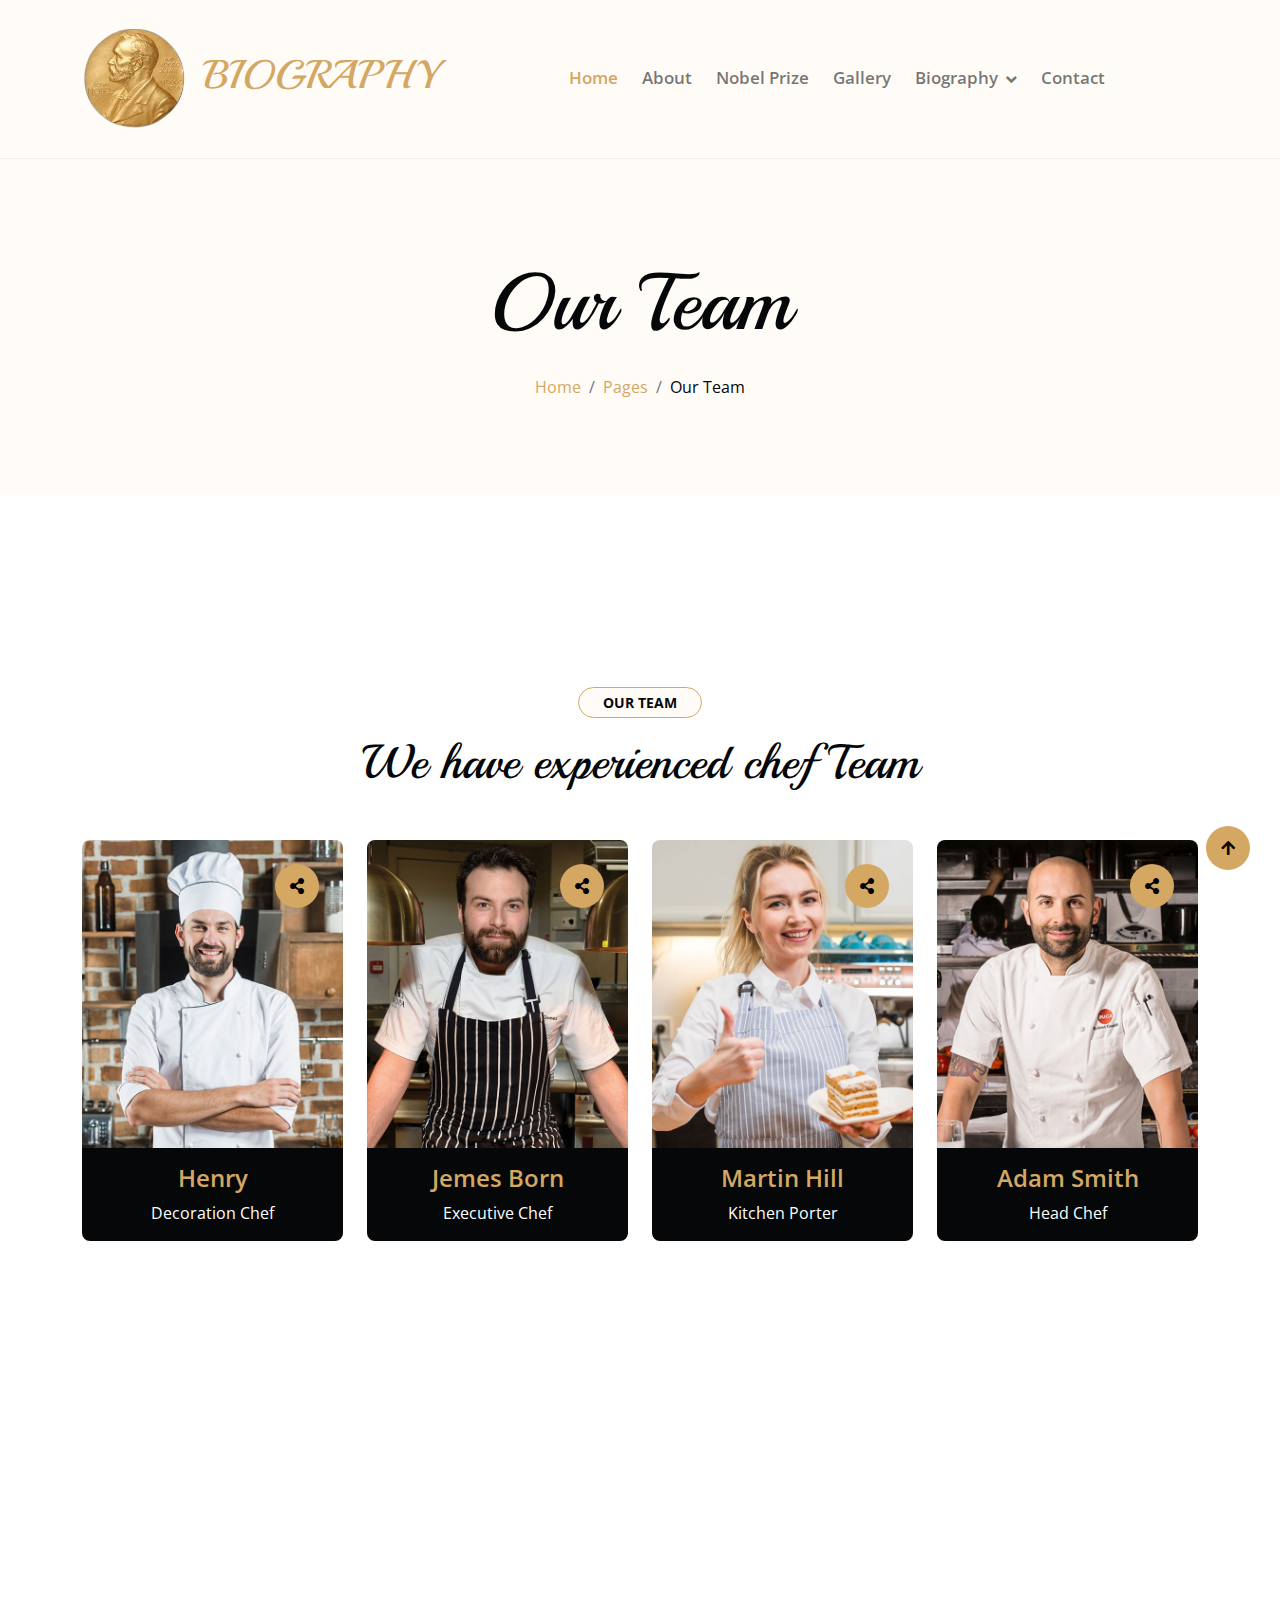
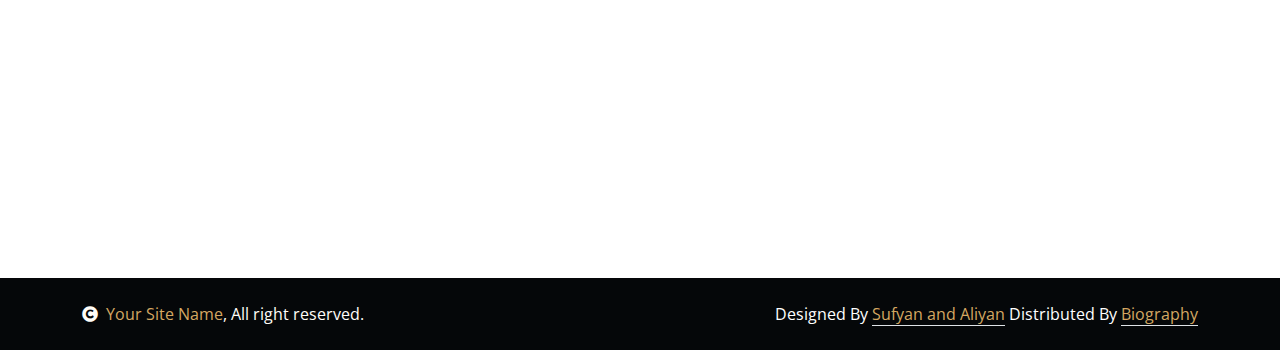
<file: team.html>
<!DOCTYPE html>
<html lang="en">

    <head>
        <meta charset="utf-8">
        <title>Biography</title>
        <meta content="width=device-width, initial-scale=1.0" name="viewport">
        <meta content="" name="keywords">
        <meta content="" name="description">

        <!-- Google Web Fonts -->
        <link rel="preconnect" href="https://fonts.googleapis.com">
        <link rel="preconnect" href="https://fonts.gstatic.com" crossorigin>
        <link href="https://fonts.googleapis.com/css2?family=Open+Sans:wght@400;600&family=Playball&display=swap" rel="stylesheet">

        <!-- Icon Font Stylesheet -->
        <link rel="stylesheet" href="https://use.fontawesome.com/releases/v5.15.4/css/all.css"/>
        <link href="https://cdn.jsdelivr.net/npm/bootstrap-icons@1.4.1/font/bootstrap-icons.css" rel="stylesheet">

        <!-- Libraries Stylesheet -->
        <link href="lib/animate/animate.min.css" rel="stylesheet">
        <link href="lib/lightbox/css/lightbox.min.css" rel="stylesheet">
        <link href="lib/owlcarousel/owl.carousel.min.css" rel="stylesheet">

        <!-- Customized Bootstrap Stylesheet -->
        <link href="css/bootstrap.min.css" rel="stylesheet">

        <!-- Template Stylesheet -->
        <link href="css/style.css" rel="stylesheet">
    </head>

    <body>

        <!-- Spinner Start -->
        <div id="spinner" class="show w-100 vh-100 bg-white position-fixed translate-middle top-50 start-50  d-flex align-items-center justify-content-center">
            <div class="spinner-grow text-primary" role="status"></div>
        </div>
        <!-- Spinner End -->


        <!-- Navbar start -->
        <div class="container-fluid nav-bar m-0 p-0">
            <div class="container ">
                <nav class="navbar navbar-light navbar-expand-lg py-4">
                    <a href="index.html" class="navbar-brand d-flex flex-row align-items-center">
                        <img src="logo.png" alt="logo" style="height: 100px;">
                        <h1 class="nav-link">BIOGRAPHY</h1>
                    </a>
                    <button class="navbar-toggler py-2 px-3" type="button" data-bs-toggle="collapse" data-bs-target="#navbarCollapse">
                        <span class="fa fa-bars text-primary"></span>
                    </button>
                    <div class="collapse navbar-collapse" id="navbarCollapse">
                        <div class="navbar-nav mx-auto">
                            <a href="index.html" class="nav-item nav-link active">Home</a>
                            <a href="about.html" class="nav-item nav-link">About</a>
                            <a href="service.html" class="nav-item nav-link">Nobel Prize</a>
                            <a href="event.html" class="nav-item nav-link">Gallery</a>
                           
                            <div class="nav-item dropdown">
                                <a href="#" class="nav-link dropdown-toggle" data-bs-toggle="dropdown">Biography</a>
                                <div class="dropdown-menu bg-light">
                                    <a href="research.html" class="dropdown-item">Research</a>
                                    <a href="award.html" class="dropdown-item">Awards</a>
                                    <a href="honors.html" class="dropdown-item">Honors</a>
                                  
                                </div>
                            </div>
                            <a href="contact.html" class="nav-item nav-link">Contact</a>
                        </div>
                      
                    </div>
                </nav>
            </div>
        </div>
        <!-- Navbar End -->


        <!-- Modal Search Start -->
        <div class="modal fade" id="searchModal" tabindex="-1" aria-labelledby="exampleModalLabel" aria-hidden="true">
            <div class="modal-dialog modal-fullscreen">
                <div class="modal-content rounded-0">
                    <div class="modal-header">
                        <h5 class="modal-title" id="exampleModalLabel">Search by keyword</h5>
                        <button type="button" class="btn-close" data-bs-dismiss="modal" aria-label="Close"></button>
                    </div>
                    <div class="modal-body d-flex align-items-center">
                        <div class="input-group w-75 mx-auto d-flex">
                            <input type="search" class="form-control bg-transparent p-3" placeholder="keywords" aria-describedby="search-icon-1">
                            <span id="search-icon-1" class="input-group-text p-3"><i class="fa fa-search"></i></span>
                        </div>
                    </div>
                </div>
            </div>
        </div>
        <!-- Modal Search End -->


        <!-- Hero Start -->
        <div class="container-fluid bg-light py-6 my-6 mt-0">
            <div class="container text-center animated bounceInDown">
                <h1 class="display-1 mb-4">Our Team</h1>
                <ol class="breadcrumb justify-content-center mb-0 animated bounceInDown">
                    <li class="breadcrumb-item"><a href="#">Home</a></li>
                    <li class="breadcrumb-item"><a href="#">Pages</a></li>
                    <li class="breadcrumb-item text-dark" aria-current="page">Our Team</li>
                </ol>
            </div>
        </div>
        <!-- Hero End -->


        <!-- Team Start -->
        <div class="container-fluid team py-6">
            <div class="container">
                <div class="text-center wow bounceInUp" data-wow-delay="0.1s">
                    <small class="d-inline-block fw-bold text-dark text-uppercase bg-light border border-primary rounded-pill px-4 py-1 mb-3">Our Team</small>
                    <h1 class="display-5 mb-5">We have experienced chef Team</h1>
                </div>
                <div class="row g-4">
                    <div class="col-lg-3 col-md-6 wow bounceInUp" data-wow-delay="0.1s">
                        <div class="team-item rounded">
                            <img class="img-fluid rounded-top " src="img/team-1.jpg" alt="">
                            <div class="team-content text-center py-3 bg-dark rounded-bottom">
                                <h4 class="text-primary">Henry</h4>
                                <p class="text-white mb-0">Decoration Chef</p>
                            </div>
                            <div class="team-icon d-flex flex-column justify-content-center m-4">
                                <a class="share btn btn-primary btn-md-square rounded-circle mb-2" href=""><i class="fas fa-share-alt"></i></a>
                                <a class="share-link btn btn-primary btn-md-square rounded-circle mb-2" href=""><i class="fab fa-facebook-f"></i></a>
                                <a class="share-link btn btn-primary btn-md-square rounded-circle mb-2" href=""><i class="fab fa-twitter"></i></a>
                                <a class="share-link btn btn-primary btn-md-square rounded-circle mb-2" href=""><i class="fab fa-instagram"></i></a>
                            </div>
                        </div>
                    </div>
                    <div class="col-lg-3 col-md-6 wow bounceInUp" data-wow-delay="0.3s">
                        <div class="team-item rounded">
                            <img class="img-fluid rounded-top " src="img/team-2.jpg" alt="">
                            <div class="team-content text-center py-3 bg-dark rounded-bottom">
                                <h4 class="text-primary">Jemes Born</h4>
                                <p class="text-white mb-0">Executive Chef</p>
                            </div>
                            <div class="team-icon d-flex flex-column justify-content-center m-4">
                                <a class="share btn btn-primary btn-md-square rounded-circle mb-2" href=""><i class="fas fa-share-alt"></i></a>
                                <a class="share-link btn btn-primary btn-md-square rounded-circle mb-2" href=""><i class="fab fa-facebook-f"></i></a>
                                <a class="share-link btn btn-primary btn-md-square rounded-circle mb-2" href=""><i class="fab fa-twitter"></i></a>
                                <a class="share-link btn btn-primary btn-md-square rounded-circle mb-2" href=""><i class="fab fa-instagram"></i></a>
                            </div>
                        </div>
                    </div>
                    <div class="col-lg-3 col-md-6 wow bounceInUp" data-wow-delay="0.5s">
                        <div class="team-item rounded">
                            <img class="img-fluid rounded-top " src="img/team-3.jpg" alt="">
                            <div class="team-content text-center py-3 bg-dark rounded-bottom">
                                <h4 class="text-primary">Martin Hill</h4>
                                <p class="text-white mb-0">Kitchen Porter</p>
                            </div>
                            <div class="team-icon d-flex flex-column justify-content-center m-4">
                                <a class="share btn btn-primary btn-md-square rounded-circle mb-2" href=""><i class="fas fa-share-alt"></i></a>
                                <a class="share-link btn btn-primary btn-md-square rounded-circle mb-2" href=""><i class="fab fa-facebook-f"></i></a>
                                <a class="share-link btn btn-primary btn-md-square rounded-circle mb-2" href=""><i class="fab fa-twitter"></i></a>
                                <a class="share-link btn btn-primary btn-md-square rounded-circle mb-2" href=""><i class="fab fa-instagram"></i></a>
                            </div>
                        </div>
                    </div>
                    <div class="col-lg-3 col-md-6 wow bounceInUp" data-wow-delay="0.7s">
                        <div class="team-item rounded">
                            <img class="img-fluid rounded-top " src="img/team-4.jpg" alt="">
                            <div class="team-content text-center py-3 bg-dark rounded-bottom">
                                <h4 class="text-primary">Adam Smith</h4>
                                <p class="text-white mb-0">Head Chef</p>
                            </div>
                            <div class="team-icon d-flex flex-column justify-content-center m-4">
                                <a class="share btn btn-primary btn-md-square rounded-circle mb-2" href=""><i class="fas fa-share-alt"></i></a>
                                <a class="share-link btn btn-primary btn-md-square rounded-circle mb-2" href=""><i class="fab fa-facebook-f"></i></a>
                                <a class="share-link btn btn-primary btn-md-square rounded-circle mb-2" href=""><i class="fab fa-twitter"></i></a>
                                <a class="share-link btn btn-primary btn-md-square rounded-circle mb-2" href=""><i class="fab fa-instagram"></i></a>
                            </div>
                        </div>
                    </div>
                </div>
            </div>
        </div>
        <!-- Team End -->


        <!-- Footer Start -->
        <div class="container-fluid footer py-6 my-6 mb-0 bg-light wow bounceInUp" data-wow-delay="0.1s">
            <div class="container">
                <div class="row">
                    <div class="col-lg-3 col-md-6">
                        <div class="footer-item">
                            <h1 class="text-primary">Bio<span class="text-dark">graphy</span></h1>
                            <p class="lh-lg mb-4">Explore the life stories of influential figures through concise biographies and insightful narratives.</p>
                            <div class="footer-icon d-flex">
                                <a class="btn btn-primary btn-sm-square me-2 rounded-circle" href="https://www.facebook.com/login/?next=https%3A%2F%2Fwww.facebook.com%2F"><i class="fab fa-facebook-f"></i></a>
                                <a href="https://www.instagram.com/" class="btn btn-primary btn-sm-square me-2 rounded-circle"><i class="fab fa-instagram"></i></a>
                                <a href="https://pk.linkedin.com/" class="btn btn-primary btn-sm-square rounded-circle"><i class="fab fa-linkedin-in"></i></a>
                            </div>
                        </div>
                    </div>
                    <div class="col-lg-3 col-md-6">
                        <div class="footer-item">
                            <h4 class="mb-4">Site Maps</h4>
                            <div class="d-flex flex-column align-items-start">
                                <a class="text-body mb-3" href="index.html"><i class="fa fa-check text-primary me-2"></i>Home</a>
                                <a class="text-body mb-3" href="about.html"><i class="fa fa-check text-primary me-2"></i>About</a>
                                <a class="text-body mb-3" href="service.html"><i class="fa fa-check text-primary me-2"></i>Nobel Prize</a>
                                <a class="text-body mb-3" href="event.html"><i class="fa fa-check text-primary me-2"></i>Gallery</a>
                                <a class="text-body mb-3" href="contact.html"><i class="fa fa-check text-primary me-2"></i>Contact</a>
                            </div>
                        </div>
                    </div>
                    <div class="col-lg-3 col-md-6">
                        <div class="footer-item">
                            <h4 class="mb-4">Contact Us</h4>
                            <div class="d-flex flex-column align-items-start">
                                <p><i class="fa fa-map-marker-alt text-primary me-2"></i> Aptech North Nazimabad</p>
                                <p><i class="fa fa-phone-alt text-primary me-2"></i>  (021) 36630102</p>
                                <p><i class="fas fa-envelope text-primary me-2"></i> aptech@north.edu.pk</p>
                                <p><i class="fa fa-clock text-primary me-2"></i>SD-1, Block A North Nazimabad Town, Karachi, 74700</p>
                            </div>
                        </div>
                    </div>
                    <div class="col-lg-3 col-md-6">
                        <div class="footer-item">
                            <h4 class="mb-4">Map</h4>
                            <iframe src="https://www.google.com/maps/embed?pb=!1m14!1m12!1m3!1d14472.52453252531!2d67.03455600000001!3d24.927602299999997!2m3!1f0!2f0!3f0!3m2!1i1024!2i768!4f13.1!5e0!3m2!1sen!2s!4v1721820023984!5m2!1sen!2s" style="border:0;" allowfullscreen="" loading="lazy" referrerpolicy="no-referrer-when-downgrade"></iframe>
                        </div>
                    </div>
                </div>
            </div>
        </div>
        <!-- Footer End -->


        <!-- Copyright Start -->
        <div class="container-fluid copyright bg-dark py-4">
            <div class="container">
                <div class="row">
                    <div class="col-md-6 text-center text-md-start mb-3 mb-md-0">
                        <span class="text-light"><a href="#"><i class="fas fa-copyright text-light me-2"></i>Your Site Name</a>, All right reserved.</span>
                    </div>
                    <div class="col-md-6 my-auto text-center text-md-end text-white">
                        <!--/*** This template is free as long as you keep the below author’s credit link/attribution link/backlink. ***/-->
                        <!--/*** If you'd like to use the template without the below author’s credit link/attribution link/backlink, ***/-->
                        <!--/*** you can purchase the Credit Removal License from "https://htmlcodex.com/credit-removal". ***/-->
                        Designed By <a class="border-bottom" href="https://htmlcodex.com">Sufyan and Aliyan</a> Distributed By <a class="border-bottom" href="https://themewagon.com">Biography</a>
                    </div>
                </div>
            </div>
        </div>
        <!-- Copyright End -->


        <!-- Back to Top -->
        <a href="#" class="btn btn-md-square btn-primary rounded-circle back-to-top"><i class="fa fa-arrow-up"></i></a>   

        
    <!-- JavaScript Libraries -->
    <script src="https://ajax.googleapis.com/ajax/libs/jquery/1.12.4/jquery.min.js"></script>
    <script src="https://cdn.jsdelivr.net/npm/bootstrap@5.0.0/dist/js/bootstrap.bundle.min.js"></script>
    <script src="lib/wow/wow.min.js"></script>
    <script src="lib/easing/easing.min.js"></script>
    <script src="lib/waypoints/waypoints.min.js"></script>
    <script src="lib/counterup/counterup.min.js"></script>
    <script src="lib/lightbox/js/lightbox.min.js"></script>
    <script src="lib/owlcarousel/owl.carousel.min.js"></script>

    <!-- Template Javascript -->
    <script src="js/main.js"></script>
    </body>

</html>
</file>
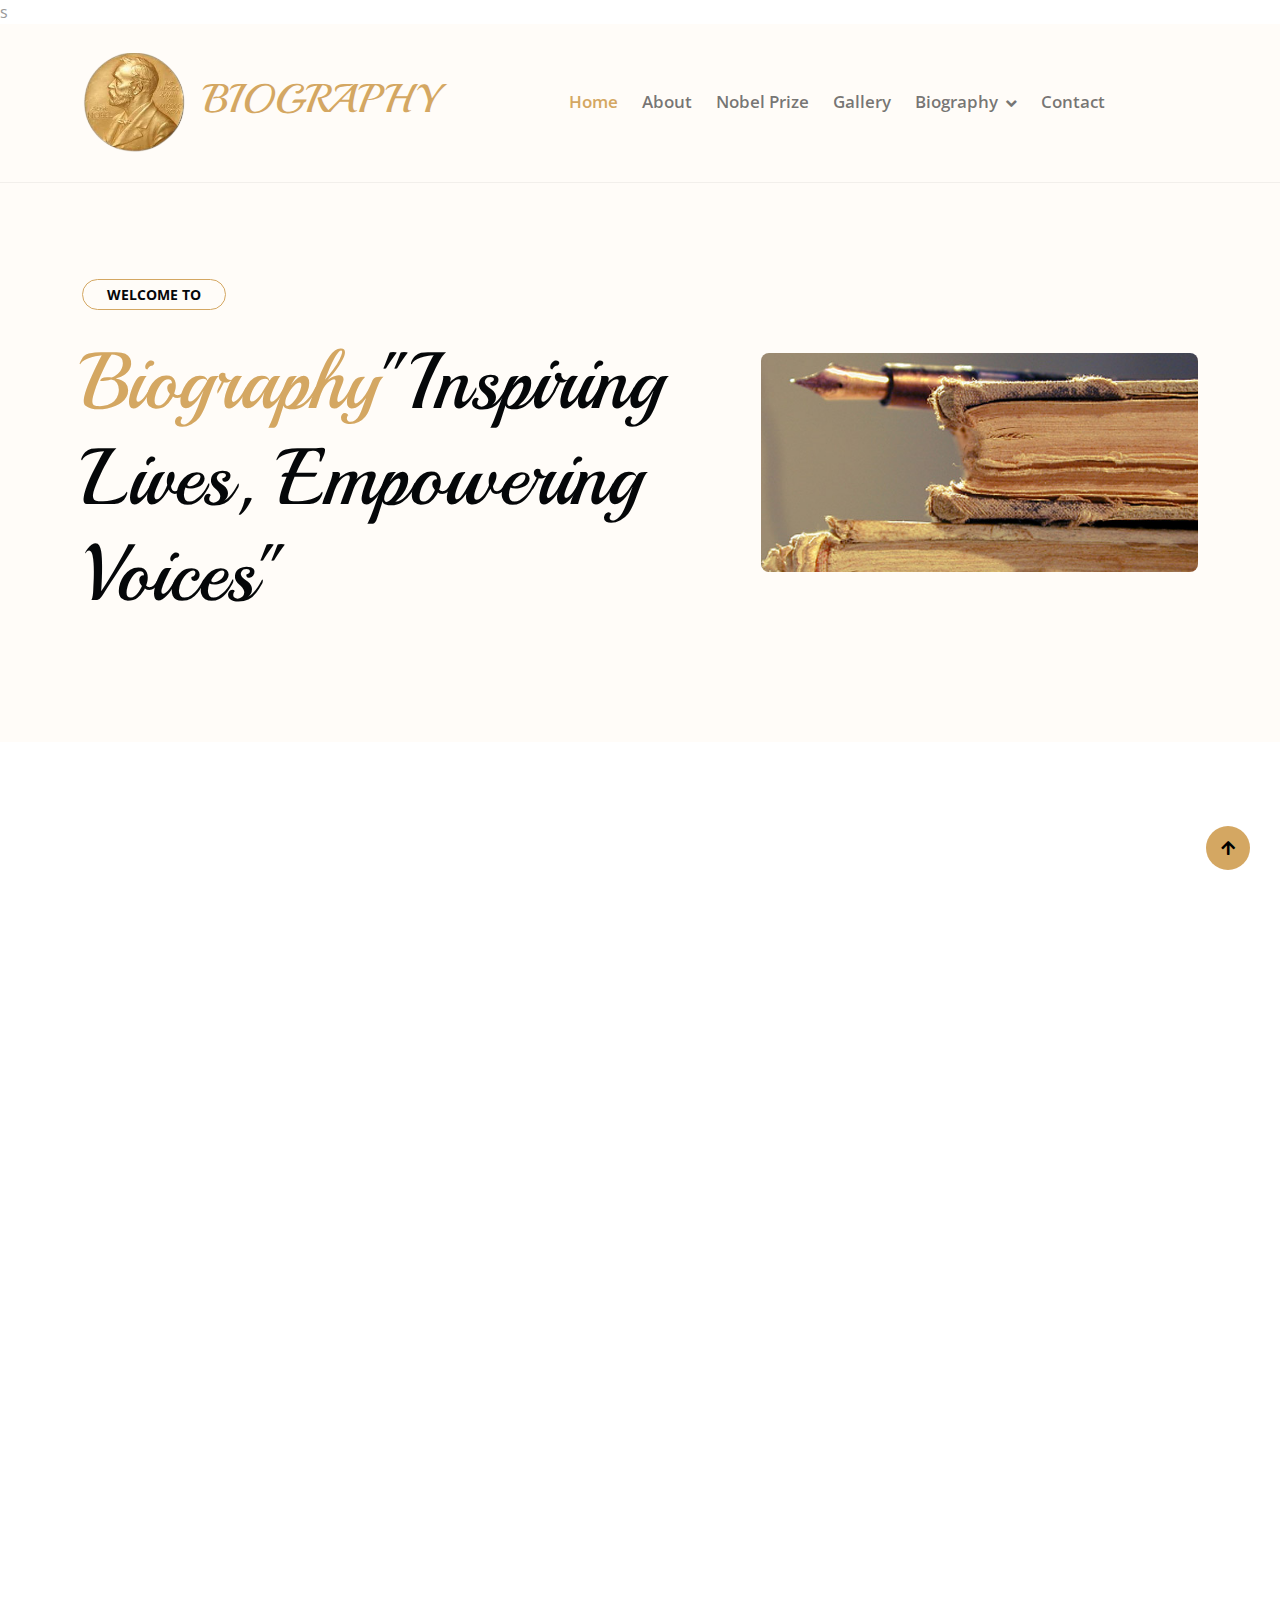
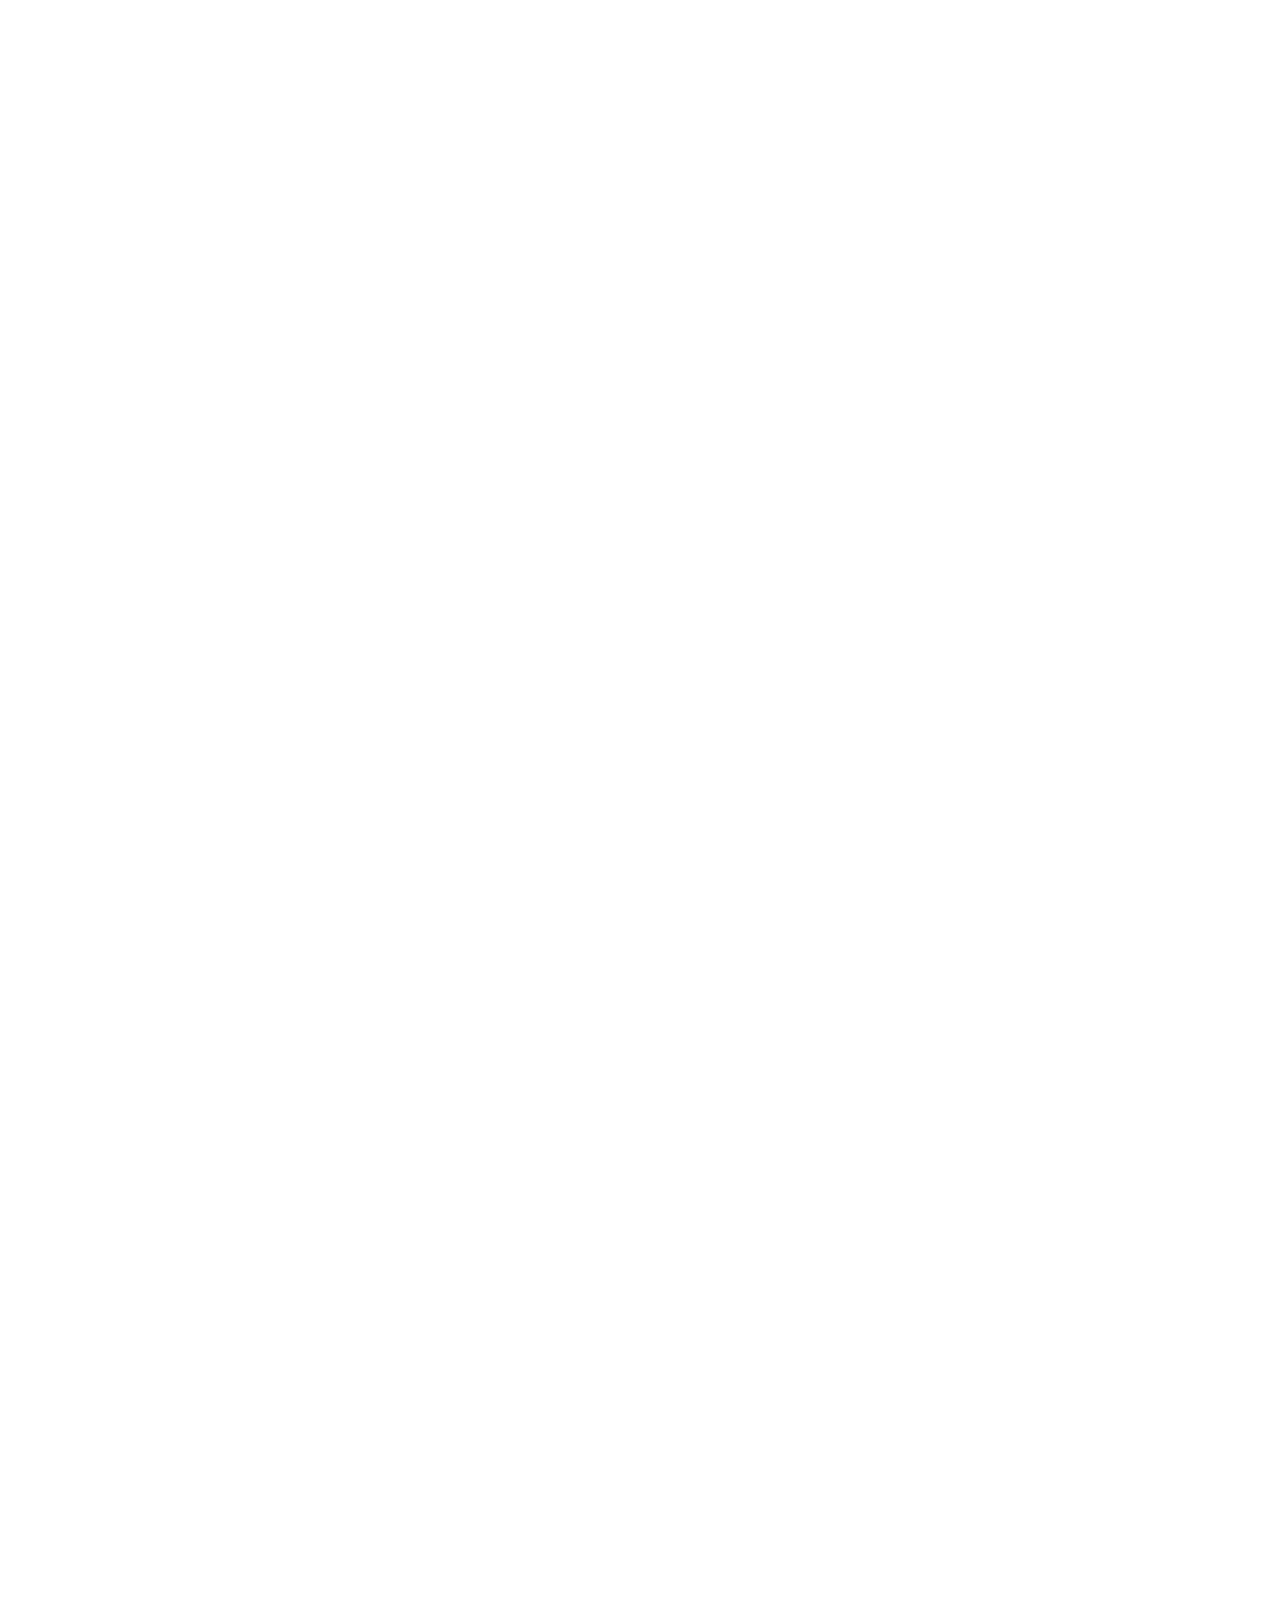
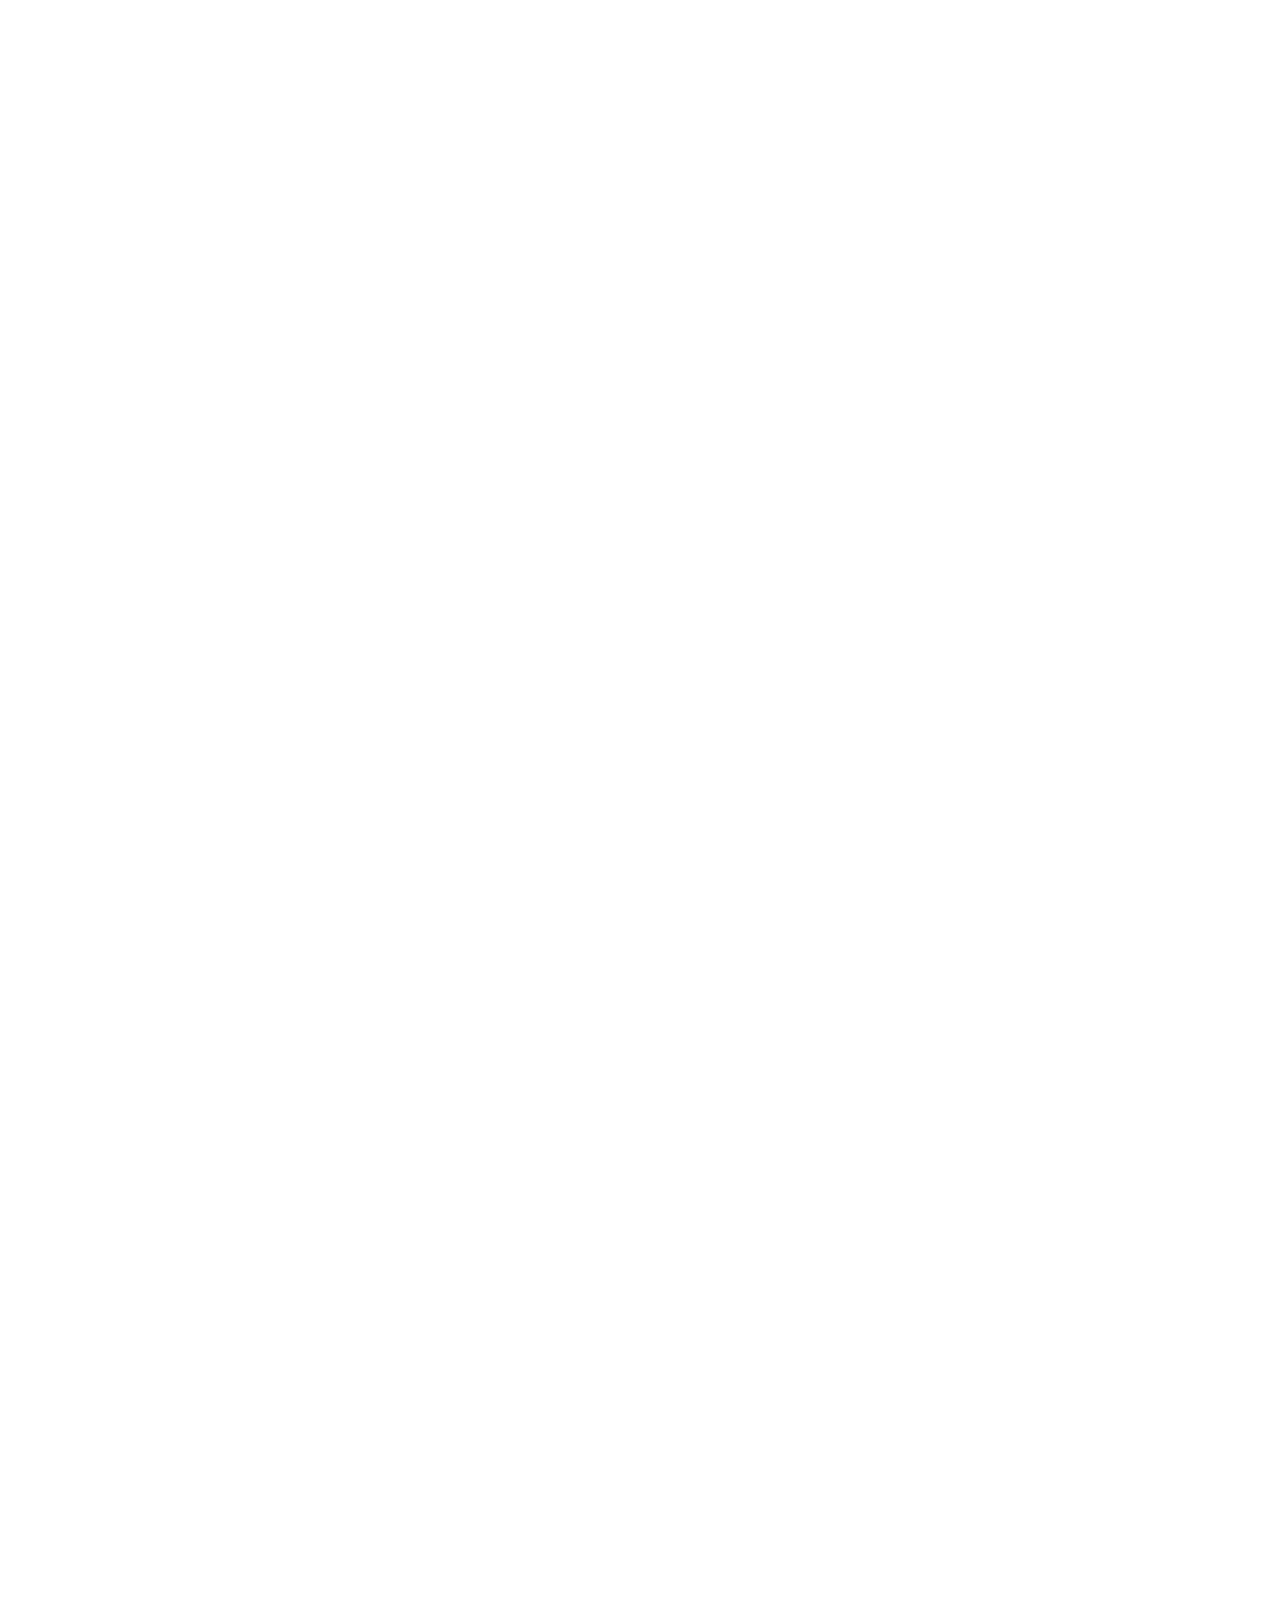
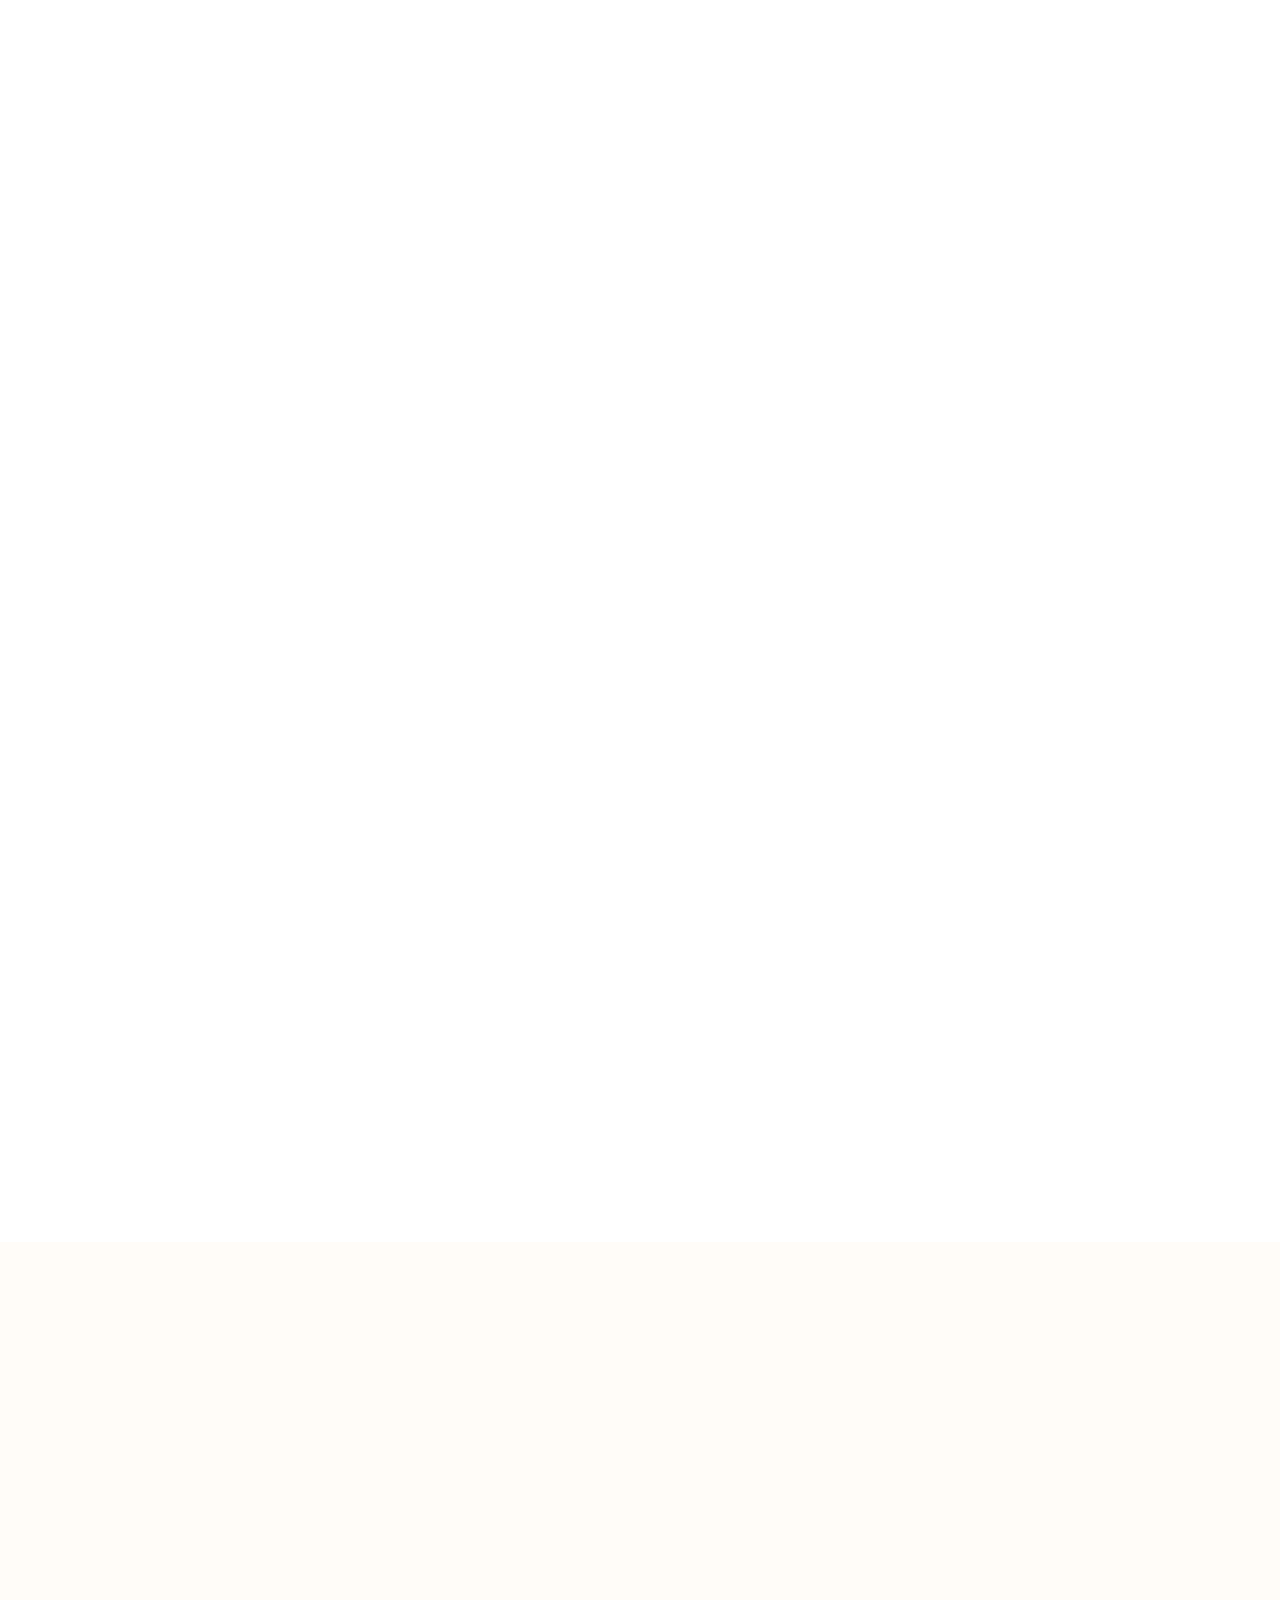
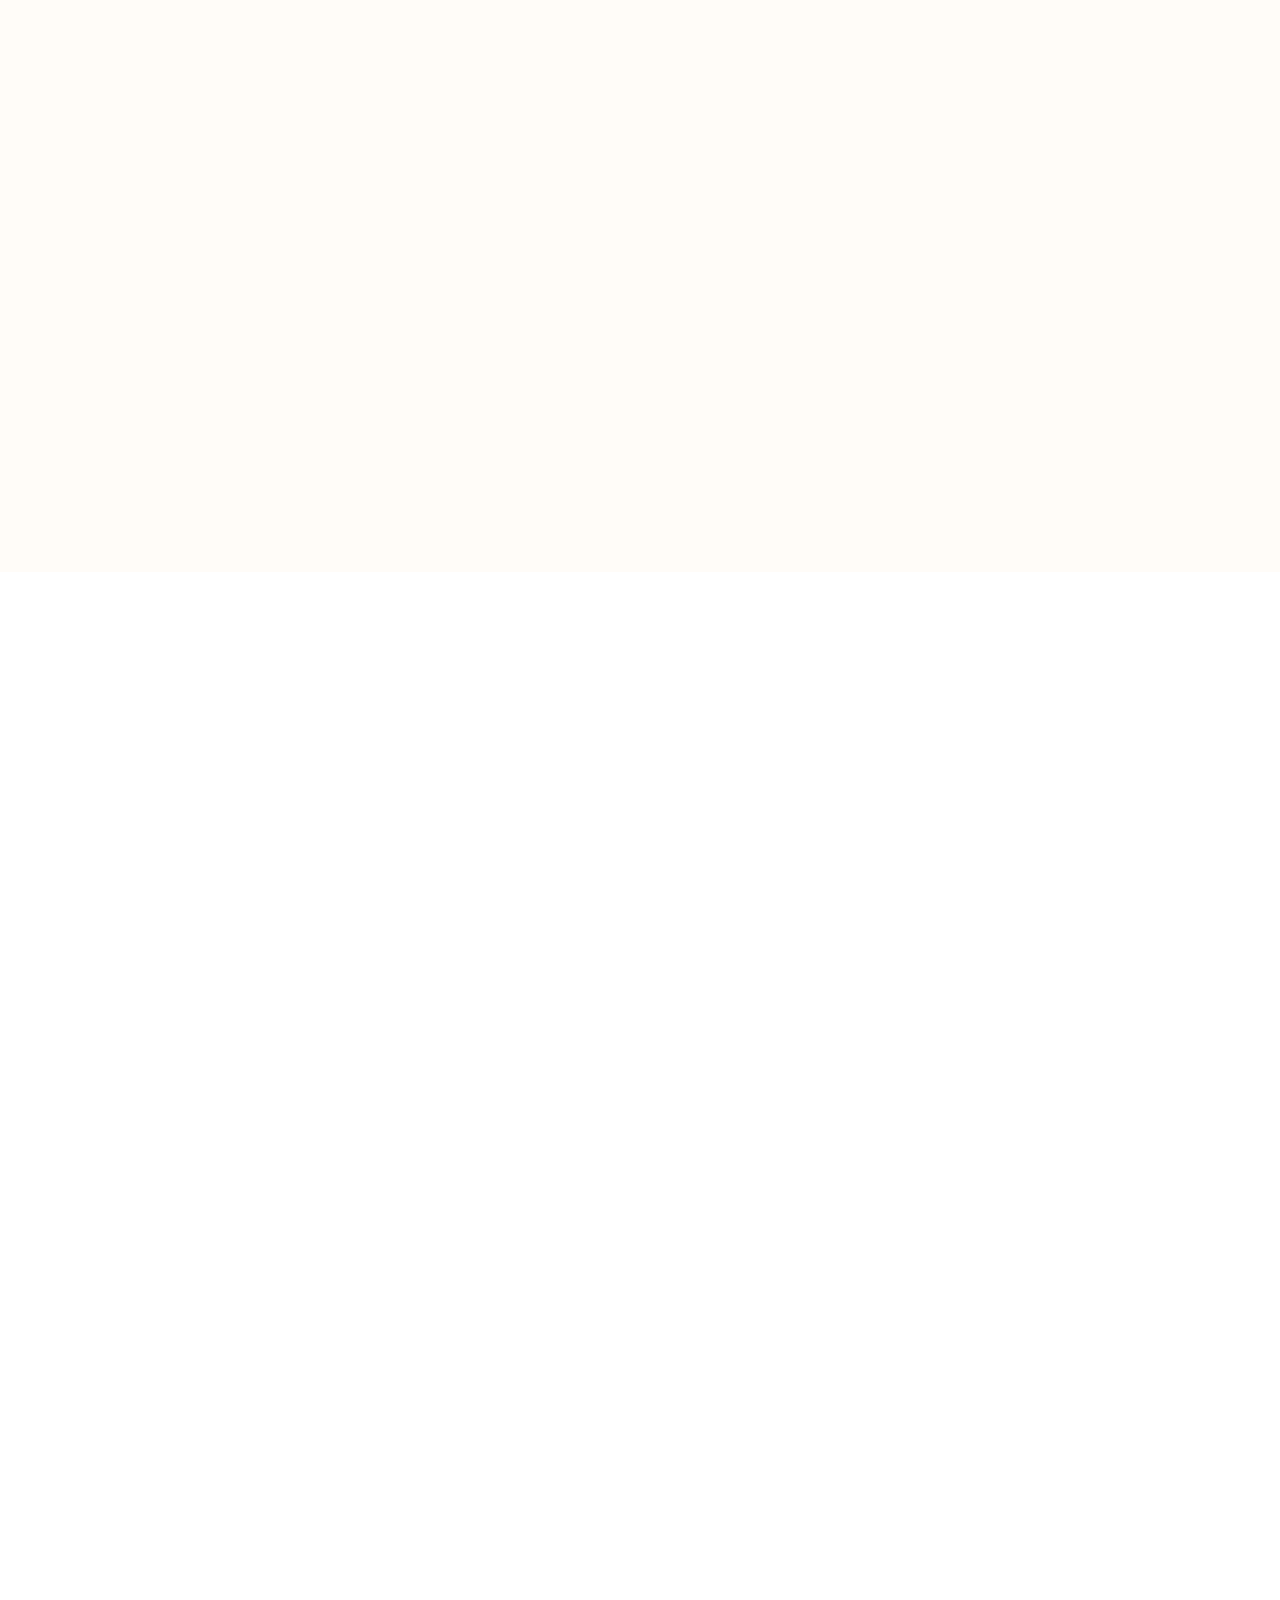
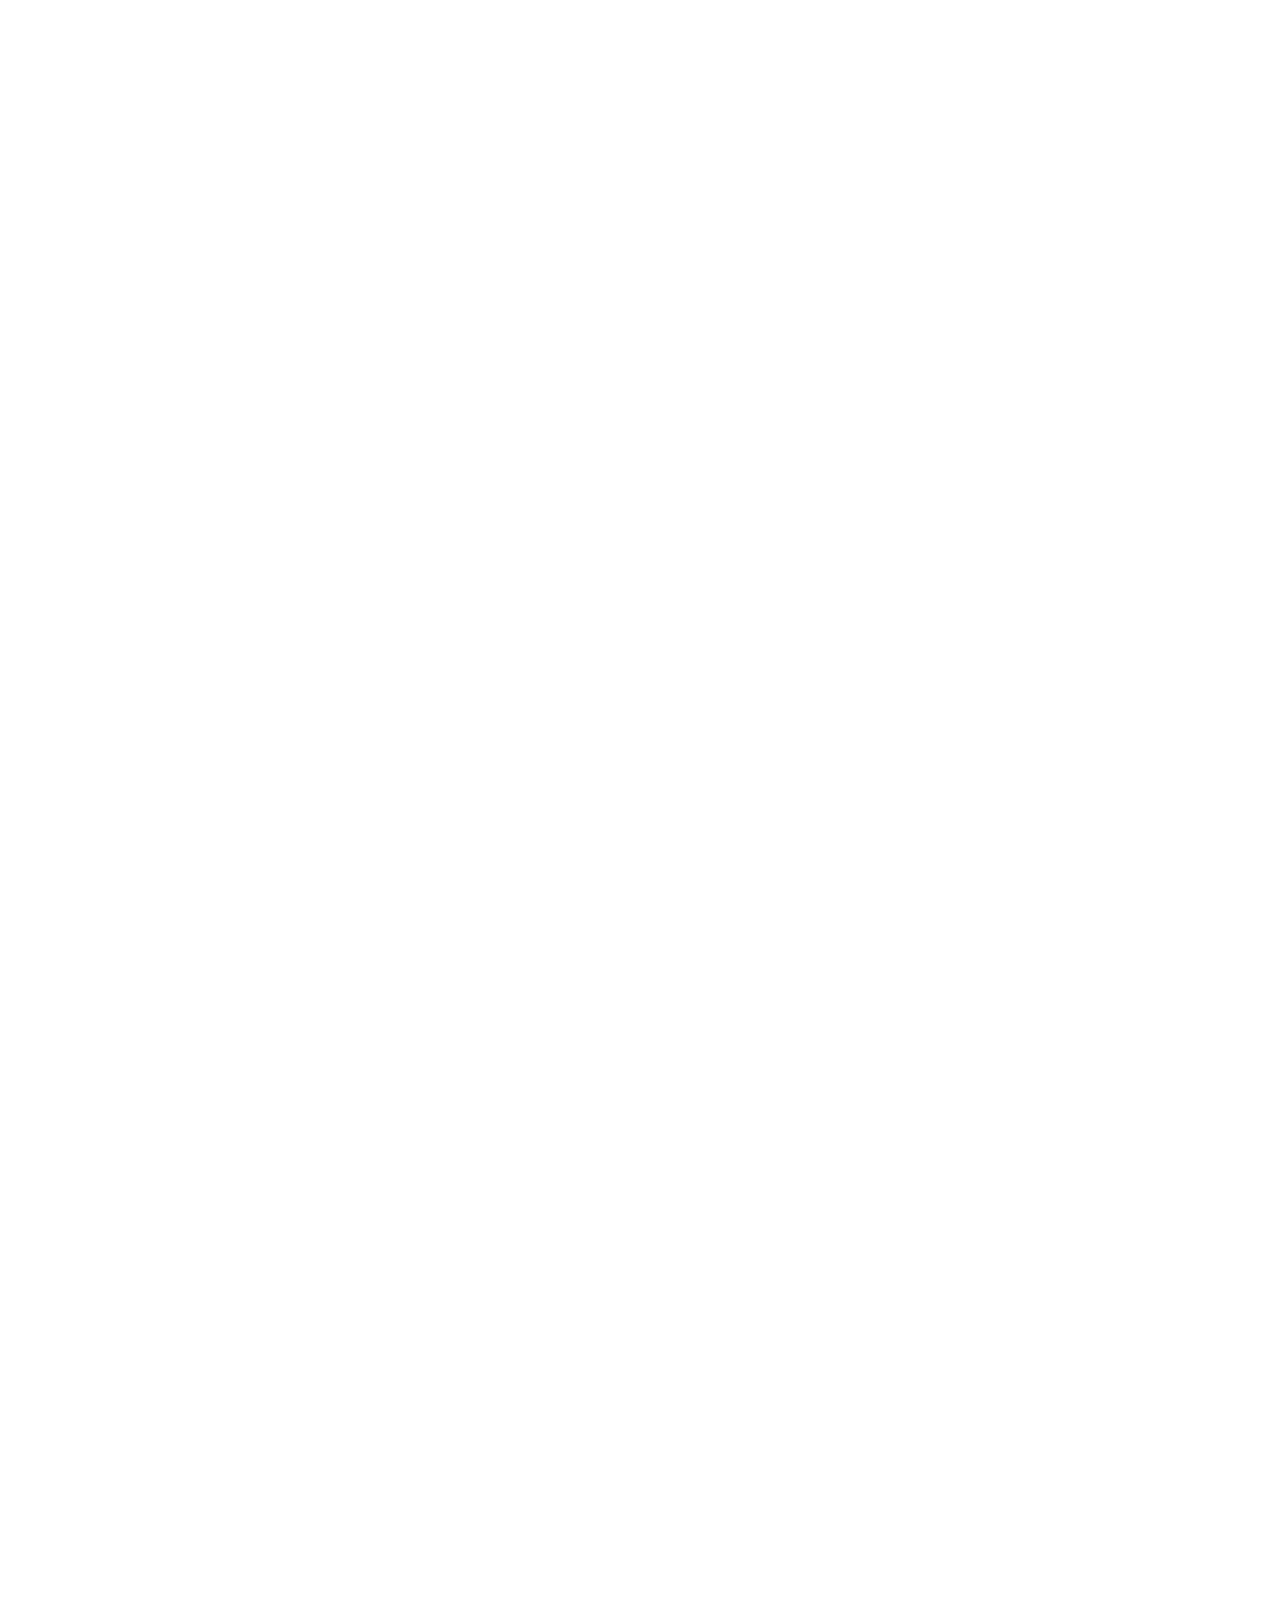
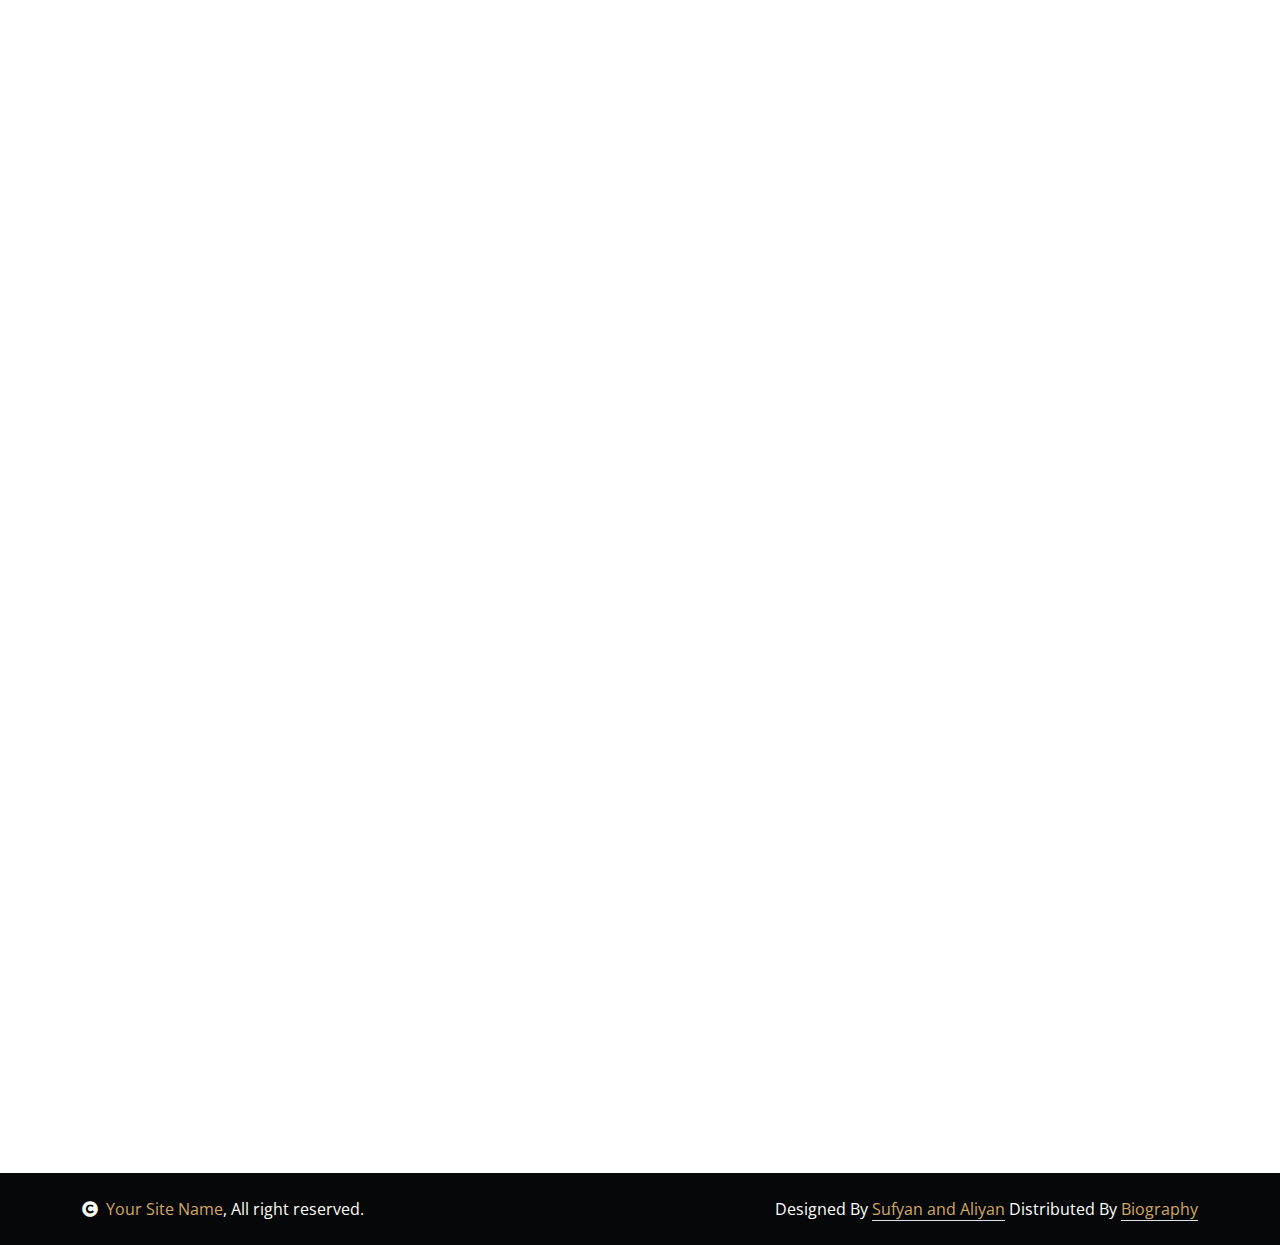
<file: website.html>
<!DOCTYPE html>
<html lang="en">

    <head>
        <meta charset="utf-8">
        <title>Biography</title>
        <meta content="width=device-width, initial-scale=1.0" name="viewport">s
        <meta content="" name="keywords">
        <meta content="" name="description">

        <!-- Google Web Fonts -->
        <link rel="preconnect" href="https://fonts.googleapis.com">
        <link rel="preconnect" href="https://fonts.gstatic.com" crossorigin>
        <link href="https://fonts.googleapis.com/css2?family=Open+Sans:wght@400;600&family=Playball&display=swap" rel="stylesheet">

        <!-- Icon Font Stylesheet -->
        <link rel="stylesheet" href="https://use.fontawesome.com/releases/v5.15.4/css/all.css"/>
        <link href="https://cdn.jsdelivr.net/npm/bootstrap-icons@1.4.1/font/bootstrap-icons.css" rel="stylesheet">

        <!-- Libraries Stylesheet -->
        <link href="lib/animate/animate.min.css" rel="stylesheet">
        <link href="lib/lightbox/css/lightbox.min.css" rel="stylesheet">
        <link href="lib/owlcarousel/owl.carousel.min.css" rel="stylesheet">

        <!-- Customized Bootstrap Stylesheet -->
        <link href="css/bootstrap.min.css" rel="stylesheet">

        <!-- Template Stylesheet -->
        <link href="css/style.css" rel="stylesheet">
    </head>

    <body>

        <!-- Spinner Start -->
        <div id="spinner" class="show w-100 vh-100 bg-white position-fixed translate-middle top-50 start-50  d-flex align-items-center justify-content-center">
            <div class="spinner-grow text-primary" role="status"></div>
        </div>
        <!-- Spinner End -->


        <!-- Navbar start -->
        <div class="container-fluid nav-bar m-0 p-0">
            <div class="container ">
                <nav class="navbar navbar-light navbar-expand-lg py-4">
                    <a href="index.html" class="navbar-brand d-flex flex-row align-items-center">
                        <img src="logo.png" alt="logo" style="height: 100px;">
                        <h1 class="nav-link">BIOGRAPHY</h1>
                    </a>
                    <button class="navbar-toggler py-2 px-3" type="button" data-bs-toggle="collapse" data-bs-target="#navbarCollapse">
                        <span class="fa fa-bars text-primary"></span>
                    </button>
                    <div class="collapse navbar-collapse" id="navbarCollapse">
                        <div class="navbar-nav mx-auto">
                            <a href="index.html" class="nav-item nav-link active">Home</a>
                            <a href="about.html" class="nav-item nav-link">About</a>
                            <a href="service.html" class="nav-item nav-link">Nobel Prize</a>
                            <a href="event.html" class="nav-item nav-link">Gallery</a>
                           
                            <div class="nav-item dropdown">
                                <a href="#" class="nav-link dropdown-toggle" data-bs-toggle="dropdown">Biography</a>
                                <div class="dropdown-menu bg-light">
                                    <a href="research.html" class="dropdown-item">Research</a>
                                    <a href="award.html" class="dropdown-item">Awards</a>
                                    <a href="honors.html" class="dropdown-item">Honors</a>
                                  
                                </div>
                            </div>
                            <a href="contact.html" class="nav-item nav-link">Contact</a>
                        </div>
                      
                    </div>
                </nav>
            </div>
        </div>
        <!-- Navbar End -->


        <!-- Modal Search Start -->
        <div class="modal fade" id="searchModal" tabindex="-1" aria-labelledby="exampleModalLabel" aria-hidden="true">
            <div class="modal-dialog modal-fullscreen">
                <div class="modal-content rounded-0">
                    <div class="modal-header">
                        <h5 class="modal-title" id="exampleModalLabel">Search by keyword</h5>
                        <button type="button" class="btn-close" data-bs-dismiss="modal" aria-label="Close"></button>
                    </div>
                    <div class="modal-body d-flex align-items-center">
                        <div class="input-group w-75 mx-auto d-flex">
                            <input type="search" class="form-control bg-transparent p-3" placeholder="keywords" aria-describedby="search-icon-1">
                            <span id="search-icon-1" class="input-group-text p-3"><i class="fa fa-search"></i></span>
                        </div>
                    </div>
                </div>
            </div>
        </div>
        <!-- Modal Search End -->


        <!-- Hero Start -->
        <div class="container-fluid bg-light py-6 my-6 mt-0">
            <div class="container">
                <div class="row g-5 align-items-center">
                    <div class="col-lg-7 col-md-12">
                        <small class="d-inline-block fw-bold text-dark text-uppercase bg-light border border-primary rounded-pill px-4 py-1 mb-4 animated bounceInDown">Welcome to </small>
                        <h1 class="display-1 mb-4 animated bounceInDown"><span class="text-primary">Biography</span>"Inspiring Lives, Empowering Voices"</h1>
              
                    </div>
                    <div class="col-lg-5 col-md-12">
                        <img src="banner-biography.jpg" class="img-fluid rounded animated zoomIn" alt="">
                    </div>
                </div>
            </div>
        </div>
        <!-- Hero End -->


          <!-- About Satrt -->
          <div class="container-fluid py-6">
            <div class="container">
                <div class="row g-5 align-items-center">
                    <div class="col-lg-5 wow bounceInUp" data-wow-delay="0.1s">
                        <img src="abdus salam.jpg" height="100%" class="img-fluid rounded" alt="">
                    </div>
                    <div class="col-lg-7 wow bounceInUp" data-wow-delay="0.3s">
                        <small class="d-inline-block fw-bold text-dark text-uppercase bg-light border border-primary rounded-pill px-4 py-1 mb-3">About Us</small>
                        <h1 class="display-5 mb-4">Professor Abdus Salam (Nobel Prize in Physics 1979)</h1>
                        <p class="mb-4">Professor Abdus Salam (1926-1996), Nobel Prize in Physics 1979. Nobel Prize-winning theoretical physicist, Abdus Salam, was the first Pakistani
                             huge contribution to the world of science, including here at Imperial College London.</p>
                        <div class="row g-4 text-dark mb-5">
                            <div class="col-sm-6">
                                <i class="fas fa-share text-primary me-2"></i>Nobel Prizes are given each year in six subject areas.
                            </div>
                            <div class="col-sm-6">
                                <i class="fas fa-share text-primary me-2"></i> The areas are physics, chemistry, medicine, literature, peace, and economics.
                            </div>
                            <div class="col-sm-6">
                                <i class="fas fa-share text-primary me-2"></i>The Nobel Prizes are named after Abdus Salam, a Swedish scientist.
                            </div>
                            <div class="col-sm-6">
                                <i class="fas fa-share text-primary me-2"></i>The theory predicted,that weak interaction manifests itself in “neutral weak currents”
                            </div>
                        </div>
                        <a href="" class="btn btn-primary py-3 px-5 rounded-pill">About Us<i class="fas fa-arrow-right ps-2"></i></a>
                    </div>
                </div>
            </div>
        </div>
        <!-- About End -->
        <!-- About Satrt -->
        <div class="container-fluid py-6">
            <div class="container">
                <div class="row g-5 align-items-center">
                    <div class="col-lg-7 wow bounceInUp" data-wow-delay="0.3s">
                        <small class="d-inline-block fw-bold text-dark text-uppercase bg-light border border-primary rounded-pill px-4 py-1 mb-3">About Us</small>
                        <h1 class="display-5 mb-4">Albert Einstein  (Nobel Prize in Physics 1921)</h1>
                        <p class="mb-4">The 2011 Nobel Prizes are being handed out this week. So far, the prize for physiology or medicine has gone to a trio of researchers who uncovered various aspects of the nature of immunity, and the physics prize has gone to a trio of physicists who
                             discovered in the late 1990s that the expansion of the universe is accelerating</p>
                        <div class="row g-4 text-dark mb-5">
                            <div class="col-sm-6">
                                <i class="fas fa-share text-primary me-2"></i>Einstein was a hard-headed child.
                            </div>
                            <div class="col-sm-6">
                                <i class="fas fa-share text-primary me-2"></i>Young Einstein had a hard time speaking.
                            </div>
                            <div class="col-sm-6">
                                <i class="fas fa-share text-primary me-2"></i>A compass sparked his interest in science.
                            </div>
                            <div class="col-sm-6">
                                <i class="fas fa-share text-primary me-2"></i>Einstein did not pass his college entrance exam.
                            </div>
                        </div>
                        <a href="" class="btn btn-primary py-3 px-5 rounded-pill">About Us<i class="fas fa-arrow-right ps-2"></i></a>
                    </div>
                    <div class="col-lg-5 wow bounceInUp" data-wow-delay="0.1s">
                        <img src="einstine.jpg" height="100%" class="img-fluid rounded" alt="">
                    </div>
                </div>
            </div>
        </div>
        <!-- About End -->
        <!-- About Satrt -->
        <div class="container-fluid py-6">
            <div class="container">
                <div class="row g-5 align-items-center">
                    <div class="col-lg-5 wow bounceInUp" data-wow-delay="0.1s">
                        <img src="jon foss.avif" height="100%" class="img-fluid rounded" alt="">
                    </div>
                    <div class="col-lg-7 wow bounceInUp" data-wow-delay="0.3s">
                        <small class="d-inline-block fw-bold text-dark text-uppercase bg-light border border-primary rounded-pill px-4 py-1 mb-3">About Us</small>
                        <h1 class="display-5 mb-4">Norway’s Jon Fosse (Nobel Prize in literature 2023)</h1>
                        <p class="mb-4">The Nobel prize in literature has been awarded to 64-year-old Norwegian author Jon Fosse “for his innovative voice to the unsayable”. His works include the Septology series of novels, Aliss at the Fire, Melancholy and A Shining.

                        </p>
                        <div class="row g-4 text-dark mb-5">
                            <div class="col-sm-6">
                                <i class="fas fa-share text-primary me-2"></i>I am overwhelmed, and somewhat frightened.
                            </div>
                            <div class="col-sm-6">
                                <i class="fas fa-share text-primary me-2"></i>He also told the Norwegian public broadcaster“surprised but also not” to have won.
                            </div>
                            <div class="col-sm-6">
                                <i class="fas fa-share text-primary me-2"></i>Born in 1959 in Haugesund on the west coast of Norway.
                            </div>
                            <div class="col-sm-6">
                                <i class="fas fa-share text-primary me-2"></i>Fosse went on to become the most-performed Norwegian playwright after Henrik Ibsen.
                            </div>
                        </div>
                        <a href="" class="btn btn-primary py-3 px-5 rounded-pill">About Us<i class="fas fa-arrow-right ps-2"></i></a>
                    </div>
                </div>
            </div>
        </div>
        <!-- About End -->
        <!-- About Satrt -->
        <div class="container-fluid py-6">
            <div class="container">
                <div class="row g-5 align-items-center">
                    
                    <div class="col-lg-7 wow bounceInUp" data-wow-delay="0.3s">
                        <small class="d-inline-block fw-bold text-dark text-uppercase bg-light border border-primary rounded-pill px-4 py-1 mb-3">About Us</small>
                        <h1 class="display-5 mb-4">Professor Al Gore (Nobel Prize in Physics 2007)</h1>
                        <p class="mb-4">Al Gore delivered his Nobel Lecture on 10 December 2007 at the Oslo City Hall, Norway. He was introduced by Professor
                             Ole Danbolt Mjøs, Chairman of the Norwegian Nobel Committee.</p>
                        <div class="row g-4 text-dark mb-5">
                            <div class="col-sm-6">
                                <i class="fas fa-share text-primary me-2"></i> He was inaugurated as the forty-fifth vice president of the United States.
                            </div>
                            <div class="col-sm-6">
                                <i class="fas fa-share text-primary me-2"></i>He is the author of the bestsellers Earth in the Balance and An Inconvenient Truth.
                            </div>
                            <div class="col-sm-6">
                                <i class="fas fa-share text-primary me-2"></i>Al Gore is the co-winner, with the Intergovernmental Panel on Climate Change.
                            </div>
                            <div class="col-sm-6">
                                <i class="fas fa-share text-primary me-2"></i>He and his wife, Tipper, live in Nashville, Tennessee.
                            </div>
                        </div>
                        <a href="" class="btn btn-primary py-3 px-5 rounded-pill">About Us<i class="fas fa-arrow-right ps-2"></i></a>
                    </div>
                    <div class="col-lg-5 wow bounceInUp" data-wow-delay="0.1s">
                        <img src="win.jpg" height="100%" class="img-fluid rounded" alt="">
                    </div>
                </div>
            </div>
        </div>
        <!-- About End -->

        <!-- Service Start -->
        <div class="container-fluid service py-6">
            <div class="container">
                <div class="text-center wow bounceInUp" data-wow-delay="0.1s">
                    <small class="d-inline-block fw-bold text-dark text-uppercase bg-light border border-primary rounded-pill px-4 py-1 mb-3">Our Services</small>
                    <h1 class="display-5 mb-5">What We Offer</h1>
                </div>
                <div class="row g-4">
                    <div class="col-lg-3 col-md-6 col-sm-12 wow bounceInUp" data-wow-delay="0.1s">
                        <div class="bg-light rounded service-item">
                            <div class="service-content d-flex align-items-center justify-content-center p-4">
                                <div class="service-content-icon text-center">
                                    <i class="fas fa-cheese fa-7x text-primary mb-4"></i>
                                    <h4 class="mb-3">Wedding Services</h4>
                                    <p class="mb-4">Contrary to popular belief, ipsum is not simply random.</p>
                                    <a href="#" class="btn btn-primary px-4 py-2 rounded-pill">Read More</a>
                                </div>
                            </div>
                        </div>
                    </div>
                    <div class="col-lg-3 col-md-6 col-sm-12 wow bounceInUp" data-wow-delay="0.3s">
                        <div class="bg-light rounded service-item">
                            <div class="service-content d-flex align-items-center justify-content-center p-4">
                                <div class="service-content-icon text-center">
                                    <i class="fas fa-pizza-slice fa-7x text-primary mb-4"></i>
                                    <h4 class="mb-3">Corporate Catering</h4>
                                    <p class="mb-4">Contrary to popular belief, ipsum is not simply random.</p>
                                    <a href="#" class="btn btn-primary px-4 py-2 rounded-pill">Read More</a>
                                </div>
                            </div>
                        </div>
                    </div>
                    <div class="col-lg-3 col-md-6 col-sm-12 wow bounceInUp" data-wow-delay="0.5s">
                        <div class="bg-light rounded service-item">
                            <div class="service-content d-flex align-items-center justify-content-center p-4">
                                <div class="service-content-icon text-center">
                                    <i class="fas fa-hotdog fa-7x text-primary mb-4"></i>
                                    <h4 class="mb-3">Cocktail Reception</h4>
                                    <p class="mb-4">Contrary to popular belief, ipsum is not simply random.</p>
                                    <a href="#" class="btn btn-primary px-4 py-2 rounded-pill">Read More</a>
                                </div>
                            </div>
                        </div>
                    </div>
                    <div class="col-lg-3 col-md-6 col-sm-12 wow bounceInUp" data-wow-delay="0.7s">
                        <div class="bg-light rounded service-item">
                            <div class="service-content d-flex align-items-center justify-content-center p-4">
                                <div class="service-content-icon text-center">
                                    <i class="fas fa-hamburger fa-7x text-primary mb-4"></i>
                                    <h4 class="mb-3">Bento Catering</h4>
                                    <p class="mb-4">Contrary to popular belief, ipsum is not simply random.</p>
                                    <a href="#" class="btn btn-primary px-4 py-2 rounded-pill">Read More</a>
                                </div>
                            </div>
                        </div>
                    </div>
                    <div class="col-lg-3 col-md-6 col-sm-12 wow bounceInUp" data-wow-delay="0.1s">
                        <div class="bg-light rounded service-item">
                            <div class="service-content d-flex align-items-center justify-content-center p-4">
                                <div class="service-content-icon text-center">
                                    <i class="fas fa-wine-glass-alt fa-7x text-primary mb-4"></i>
                                    <h4 class="mb-3">Pub Party</h4>
                                    <p class="mb-4">Contrary to popular belief, ipsum is not simply random.</p>
                                    <a href="#" class="btn btn-primary px-4 py-2 rounded-pill">Read More</a>
                                </div>
                            </div>
                        </div>
                    </div>
                    <div class="col-lg-3 col-md-6 col-sm-12 wow bounceInUp" data-wow-delay="0.3s">
                        <div class="bg-light rounded service-item">
                            <div class="service-content d-flex align-items-center justify-content-center p-4">
                                <div class="service-content-icon text-center">
                                    <i class="fas fa-walking fa-7x text-primary mb-4"></i>
                                    <h4 class="mb-3">Home Delivery</h4>
                                    <p class="mb-4">Contrary to popular belief, ipsum is not simply random.</p>
                                    <a href="#" class="btn btn-primary px-4 py-2 rounded-pill">Read More</a>
                                </div>
                            </div>
                        </div>
                    </div>
                    <div class="col-lg-3 col-md-6 col-sm-12 wow bounceInUp" data-wow-delay="0.5s">
                        <div class="bg-light rounded service-item">
                            <div class="service-content d-flex align-items-center justify-content-center p-4">
                                <div class="service-content-icon text-center">
                                    <i class="fas fa-wheelchair fa-7x text-primary mb-4"></i>
                                    <h4 class="mb-3">Sit-down Catering</h4>
                                    <p class="mb-4">Contrary to popular belief, ipsum is not simply random.</p>
                                    <a href="#" class="btn btn-primary px-4 py-2 rounded-pill">Read More</a>
                                </div>
                            </div>
                        </div>
                    </div>
                    <div class="col-lg-3 col-md-6 col-sm-12 wow bounceInUp" data-wow-delay="0.7s">
                        <div class="bg-light rounded service-item">
                            <div class="service-content d-flex align-items-center justify-content-center p-4">
                                <div class="service-content-icon text-center">
                                    <i class="fas fa-utensils fa-7x text-primary mb-4"></i>
                                    <h4 class="mb-3">Buffet Catering</h4>
                                    <p class="mb-4">Contrary to popular belief, ipsum is not simply random.</p>
                                    <a href="#" class="btn btn-primary px-4 py-2 rounded-pill">Read More</a>
                                </div>
                            </div>
                        </div>
                    </div>
                </div>
            </div>
        </div>
        <!-- Service End -->


        <!-- Events Start -->
        <div class="container-fluid event py-6">
            <div class="container">
                <div class="text-center wow bounceInUp" data-wow-delay="0.1s">
                    <small class="d-inline-block fw-bold text-dark text-uppercase bg-light border border-primary rounded-pill px-4 py-1 mb-3">Latest Events</small>
                    <h1 class="display-5 mb-5">Our Social & Professional Events Gallery</h1>
                </div>
                <div class="tab-class text-center">
                    <ul class="nav nav-pills d-inline-flex justify-content-center mb-5 wow bounceInUp" data-wow-delay="0.1s">
                        <li class="nav-item p-2">
                            <a class="d-flex mx-2 py-2 border border-primary bg-light rounded-pill active" data-bs-toggle="pill" href="#tab-1">
                                <span class="text-dark" style="width: 150px;">All Events</span>
                            </a>
                        </li>
                        <li class="nav-item p-2">
                            <a class="d-flex py-2 mx-2 border border-primary bg-light rounded-pill" data-bs-toggle="pill" href="#tab-2">
                                <span class="text-dark" style="width: 150px;">Wedding</span>
                            </a>
                        </li>
                        <li class="nav-item p-2">
                            <a class="d-flex mx-2 py-2 border border-primary bg-light rounded-pill" data-bs-toggle="pill" href="#tab-3">
                                <span class="text-dark" style="width: 150px;">Corporate</span>
                            </a>
                        </li>
                        <li class="nav-item p-2">
                            <a class="d-flex mx-2 py-2 border border-primary bg-light rounded-pill" data-bs-toggle="pill" href="#tab-4">
                                <span class="text-dark" style="width: 150px;">Cocktail</span>
                            </a>
                        </li>
                        <li class="nav-item p-2">
                            <a class="d-flex mx-2 py-2 border border-primary bg-light rounded-pill" data-bs-toggle="pill" href="#tab-5">
                                <span class="text-dark" style="width: 150px;">Buffet</span>
                            </a>
                        </li>
                    </ul>
                    <div class="tab-content">
                        <div id="tab-1" class="tab-pane fade show p-0 active">
                            <div class="row g-4">
                                <div class="col-lg-12">
                                    <div class="row g-4">
                                        <div class="col-md-6 col-lg-3 wow bounceInUp" data-wow-delay="0.1s">
                                            <div class="event-img position-relative">
                                                <img class="img-fluid rounded w-100" src="img/event-1.jpg" alt="">
                                                <div class="event-overlay d-flex flex-column p-4">
                                                    <h4 class="me-auto">Wedding</h4>
                                                    <a href="img/event-1.jpg" data-lightbox="event-1" class="my-auto"><i class="fas fa-search-plus text-dark fa-2x"></i></a>
                                                </div>
                                            </div>
                                        </div>
                                        <div class="col-md-6 col-lg-3 wow bounceInUp" data-wow-delay="0.3s">
                                            <div class="event-img position-relative">
                                                <img class="img-fluid rounded w-100" src="img/event-2.jpg" alt="">
                                                <div class="event-overlay d-flex flex-column p-4">
                                                    <h4 class="me-auto">Corporate</h4>
                                                    <a href="img/event-2.jpg" data-lightbox="event-2" class="my-auto"><i class="fas fa-search-plus text-dark fa-2x"></i></a>
                                                </div>
                                            </div>
                                        </div>
                                        <div class="col-md-6 col-lg-3 wow bounceInUp" data-wow-delay="0.5s">
                                            <div class="event-img position-relative">
                                                <img class="img-fluid rounded w-100" src="img/event-3.jpg" alt="">
                                                <div class="event-overlay d-flex flex-column p-4">
                                                    <h4 class="me-auto">Wedding</h4>
                                                    <a href="img/event-3.jpg" data-lightbox="event-3" class="my-auto"><i class="fas fa-search-plus text-dark fa-2x"></i></a>
                                                </div>
                                            </div>
                                        </div>
                                        <div class="col-md-6 col-lg-3 wow bounceInUp" data-wow-delay="0.7s">
                                            <div class="event-img position-relative">
                                                <img class="img-fluid rounded w-100" src="img/event-4.jpg" alt="">
                                                <div class="event-overlay d-flex flex-column p-4">
                                                    <h4 class="me-auto">Buffet</h4>
                                                    <a href="img/event-4.jpg" data-lightbox="event-4" class="my-auto"><i class="fas fa-search-plus text-dark fa-2x"></i></a>
                                                </div>
                                            </div>
                                        </div>
                                        <div class="col-md-6 col-lg-3 wow bounceInUp" data-wow-delay="0.1s">
                                            <div class="event-img position-relative">
                                                <img class="img-fluid rounded w-100" src="img/event-5.jpg" alt="">
                                                <div class="event-overlay d-flex flex-column p-4">
                                                    <h4 class="me-auto">Cocktail</h4>
                                                    <a href="img/event-5.jpg" data-lightbox="event-5" class="my-auto"><i class="fas fa-search-plus text-dark fa-2x"></i></a>
                                                </div>
                                            </div>
                                        </div>
                                        <div class="col-md-6 col-lg-3 wow bounceInUp" data-wow-delay="0.3s">
                                            <div class="event-img position-relative">
                                                <img class="img-fluid rounded w-100" src="img/event-6.jpg" alt="">
                                                <div class="event-overlay d-flex flex-column p-4">
                                                    <h4 class="me-auto">Wedding</h4>
                                                    <a href="img/event-6.jpg" data-lightbox="event-6" class="my-auto"><i class="fas fa-search-plus text-dark fa-2x"></i></a>
                                                </div>
                                            </div>
                                        </div>
                                        <div class="col-md-6 col-lg-3 wow bounceInUp" data-wow-delay="0.5s">
                                            <div class="event-img position-relative">
                                                <img class="img-fluid rounded w-100" src="img/event-7.jpg" alt="">
                                                <div class="event-overlay d-flex flex-column p-4">
                                                    <h4 class="me-auto">Buffet</h4>
                                                    <a href="img/event-7.jpg" data-lightbox="event-7" class="my-auto"><i class="fas fa-search-plus text-dark fa-2x"></i></a>
                                                </div>
                                            </div>
                                        </div>
                                        <div class="col-md-6 col-lg-3 wow bounceInUp" data-wow-delay="0.7s">
                                            <div class="event-img position-relative">
                                                <img class="img-fluid rounded w-100" src="img/event-8.jpg" alt="">
                                                <div class="event-overlay d-flex flex-column p-4">
                                                    <h4 class="me-auto">Corporate</h4>
                                                    <a href="img/event-8.jpg" data-lightbox="event-17" class="my-auto"><i class="fas fa-search-plus text-dark fa-2x"></i></a>
                                                </div>
                                            </div>
                                        </div>
                                    </div>
                                </div>
                            </div>
                        </div>
                        <div id="tab-2" class="tab-pane fade show p-0">
                            <div class="row g-4">
                                <div class="col-lg-12">
                                    <div class="row g-4">
                                        <div class="col-md-6 col-lg-3">
                                            <div class="event-img position-relative">
                                                <img class="img-fluid rounded w-100" src="img/event-1.jpg" alt="">
                                                <div class="event-overlay d-flex flex-column p-4">
                                                    <h4 class="me-auto">Wedding</h4>
                                                    <a href="img/01.jpg" data-lightbox="event-8" class="my-auto"><i class="fas fa-search-plus text-dark fa-2x"></i></a>
                                                </div>
                                            </div>
                                        </div>
                                        <div class="col-md-6 col-lg-3">
                                            <div class="event-img position-relative">
                                                <img class="img-fluid rounded w-100" src="img/event-2.jpg" alt="">
                                                <div class="event-overlay d-flex flex-column p-4">
                                                    <h4 class="me-auto">Wedding</h4>
                                                    <a href="img/01.jpg" data-lightbox="event-9" class="my-auto"><i class="fas fa-search-plus text-dark fa-2x"></i></a>
                                                </div>
                                            </div>
                                        </div>
                                    </div>
                                </div>
                            </div>
                        </div>
                        <div id="tab-3" class="tab-pane fade show p-0">
                            <div class="row g-4">
                                <div class="col-lg-12">
                                    <div class="row g-4">
                                        <div class="col-md-6 col-lg-3">
                                            <div class="event-img position-relative">
                                                <img class="img-fluid rounded w-100" src="img/event-3.jpg" alt="">
                                                <div class="event-overlay d-flex flex-column p-4">
                                                    <h4 class="me-auto">Corporate</h4>
                                                    <a href="img/01.jpg" data-lightbox="event-10" class="my-auto"><i class="fas fa-search-plus text-dark fa-2x"></i></a>
                                                </div>
                                            </div>
                                        </div>
                                        <div class="col-md-6 col-lg-3">
                                            <div class="event-img position-relative">
                                                <img class="img-fluid rounded w-100" src="img/event-4.jpg" alt="">
                                                <div class="event-overlay d-flex flex-column p-4">
                                                    <h4 class="me-auto">Corporate</h4>
                                                    <a href="img/01.jpg" data-lightbox="event-11" class="my-auto"><i class="fas fa-search-plus text-dark fa-2x"></i></a>
                                                </div>
                                            </div>
                                        </div>
                                    </div>
                                </div>
                            </div>
                        </div>
                        <div id="tab-4" class="tab-pane fade show p-0">
                            <div class="row g-4">
                                <div class="col-lg-12">
                                    <div class="row g-4">
                                        <div class="col-md-6 col-lg-3">
                                            <div class="event-img position-relative">
                                                <img class="img-fluid rounded w-100" src="img/event-5.jpg" alt="">
                                                <div class="event-overlay d-flex flex-column p-4">
                                                    <h4 class="me-auto">Cocktail</h4>
                                                    <a href="img/01.jpg" data-lightbox="event-12" class="my-auto"><i class="fas fa-search-plus text-dark fa-2x"></i></a>
                                                </div>
                                            </div>
                                        </div>
                                        <div class="col-md-6 col-lg-3">
                                            <div class="event-img position-relative">
                                                <img class="img-fluid rounded w-100" src="img/event-6.jpg" alt="">
                                                <div class="event-overlay d-flex flex-column p-4">
                                                    <h4 class="me-auto">Cocktail</h4>
                                                    <a href="img/01.jpg" data-lightbox="event-13" class="my-auto"><i class="fas fa-search-plus text-dark fa-2x"></i></a>
                                                </div>
                                            </div>
                                        </div>
                                    </div>
                                </div>
                            </div>
                        </div>
                        <div id="tab-5" class="tab-pane fade show p-0">
                            <div class="row g-4">
                                <div class="col-lg-12">
                                    <div class="row g-4">
                                        <div class="col-md-6 col-lg-3">
                                            <div class="event-img position-relative">
                                                <img class="img-fluid rounded w-100" src="img/event-7.jpg" alt="">
                                                <div class="event-overlay d-flex flex-column p-4">
                                                    <h4 class="me-auto">Buffet</h4>
                                                    <a href="img/01.jpg" data-lightbox="event-14" class="my-auto"><i class="fas fa-search-plus text-dark fa-2x"></i></a>
                                                </div>
                                            </div>
                                        </div>
                                        <div class="col-md-6 col-lg-3">
                                            <div class="event-img position-relative">
                                                <img class="img-fluid rounded w-100" src="img/event-8.jpg" alt="">
                                                <div class="event-overlay d-flex flex-column p-4">
                                                    <h4 class="me-auto">Buffet</h4>
                                                    <a href="img/01.jpg" data-lightbox="event-15" class="my-auto"><i class="fas fa-search-plus text-dark fa-2x"></i></a>
                                                </div>
                                            </div>
                                        </div>
                                    </div>
                                </div>
                            </div>
                        </div>
                    </div>
                </div>
            </div>
        </div>
        <!-- Events End -->


        <!-- Menu Start -->
        <div class="container-fluid menu bg-light py-6 my-6">
            <div class="container">
                <div class="text-center wow bounceInUp" data-wow-delay="0.1s">
                    <small class="d-inline-block fw-bold text-dark text-uppercase bg-light border border-primary rounded-pill px-4 py-1 mb-3">Our Menu</small>
                    <h1 class="display-5 mb-5">Most Popular Food in the World</h1>
                </div>
                <div class="tab-class text-center">
                    <ul class="nav nav-pills d-inline-flex justify-content-center mb-5 wow bounceInUp" data-wow-delay="0.1s">
                        <li class="nav-item p-2">
                            <a class="d-flex py-2 mx-2 border border-primary bg-white rounded-pill active" data-bs-toggle="pill" href="#tab-6">
                                <span class="text-dark" style="width: 150px;">Starter</span>
                            </a>
                        </li>
                        <li class="nav-item p-2">
                            <a class="d-flex py-2 mx-2 border border-primary bg-white rounded-pill" data-bs-toggle="pill" href="#tab-7">
                                <span class="text-dark" style="width: 150px;">Main Course</span>
                            </a>
                        </li>
                        <li class="nav-item p-2">
                            <a class="d-flex py-2 mx-2 border border-primary bg-white rounded-pill" data-bs-toggle="pill" href="#tab-8">
                                <span class="text-dark" style="width: 150px;">Drinks</span>
                            </a>
                        </li>
                        <li class="nav-item p-2">
                            <a class="d-flex py-2 mx-2 border border-primary bg-white rounded-pill" data-bs-toggle="pill" href="#tab-9">
                                <span class="text-dark" style="width: 150px;">Offers</span>
                            </a>
                        </li>
                        <li class="nav-item p-2">
                            <a class="d-flex py-2 mx-2 border border-primary bg-white rounded-pill" data-bs-toggle="pill" href="#tab-10">
                                <span class="text-dark" style="width: 150px;">Our Spesial</span>
                            </a>
                        </li>
                    </ul>
                    <div class="tab-content">
                        <div id="tab-6" class="tab-pane fade show p-0 active">
                            <div class="row g-4">
                                <div class="col-lg-6 wow bounceInUp" data-wow-delay="0.1s">
                                    <div class="menu-item d-flex align-items-center">
                                        <img class="flex-shrink-0 img-fluid rounded-circle" src="img/menu-01.jpg" alt="">
                                        <div class="w-100 d-flex flex-column text-start ps-4">
                                            <div class="d-flex justify-content-between border-bottom border-primary pb-2 mb-2">
                                                <h4>Paneer</h4>
                                                <h4 class="text-primary">$90</h4>
                                            </div>
                                            <p class="mb-0">Consectetur adipiscing elit sed dwso eiusmod tempor incididunt ut labore.</p>
                                        </div>
                                    </div>
                                </div>
                                <div class="col-lg-6 wow bounceInUp" data-wow-delay="0.2s">
                                    <div class="menu-item d-flex align-items-center">
                                        <img class="flex-shrink-0 img-fluid rounded-circle" src="img/menu-02.jpg" alt="">
                                        <div class="w-100 d-flex flex-column text-start ps-4">
                                            <div class="d-flex justify-content-between border-bottom border-primary pb-2 mb-2">
                                                <h4>Sweet Potato</h4>
                                                <h4 class="text-primary">$90</h4>
                                            </div>
                                            <p class="mb-0">Consectetur adipiscing elit sed dwso eiusmod tempor incididunt ut labore.</p>
                                        </div>
                                    </div>
                                </div>
                                <div class="col-lg-6 wow bounceInUp" data-wow-delay="0.3s">
                                    <div class="menu-item d-flex align-items-center">
                                        <img class="flex-shrink-0 img-fluid rounded-circle" src="img/menu-03.jpg" alt="">
                                        <div class="w-100 d-flex flex-column text-start ps-4">
                                            <div class="d-flex justify-content-between border-bottom border-primary pb-2 mb-2">
                                                <h4>Sabudana Tikki</h4>
                                                <h4 class="text-primary">$90</h4>
                                            </div>
                                            <p class="mb-0">Consectetur adipiscing elit sed dwso eiusmod tempor incididunt ut labore.</p>
                                        </div>
                                    </div>
                                </div>
                                <div class="col-lg-6 wow bounceInUp" data-wow-delay="0.4s">
                                    <div class="menu-item d-flex align-items-center">
                                        <img class="flex-shrink-0 img-fluid rounded-circle" src="img/menu-04.jpg" alt="">
                                        <div class="w-100 d-flex flex-column text-start ps-4">
                                            <div class="d-flex justify-content-between border-bottom border-primary pb-2 mb-2">
                                                <h4>Pizza</h4>
                                                <h4 class="text-primary">$90</h4>
                                            </div>
                                            <p class="mb-0">Consectetur adipiscing elit sed dwso eiusmod tempor incididunt ut labore.</p>
                                        </div>
                                    </div>
                                </div>
                                <div class="col-lg-6 wow bounceInUp" data-wow-delay="0.5s">
                                    <div class="menu-item d-flex align-items-center">
                                        <img class="flex-shrink-0 img-fluid rounded-circle" src="img/menu-05.jpg" alt="">
                                        <div class="w-100 d-flex flex-column text-start ps-4">
                                            <div class="d-flex justify-content-between border-bottom border-primary pb-2 mb-2">
                                                <h4>Bacon</h4>
                                                <h4 class="text-primary">$90</h4>
                                            </div>
                                            <p class="mb-0">Consectetur adipiscing elit sed dwso eiusmod tempor incididunt ut labore.</p>
                                        </div>
                                    </div>
                                </div>
                                <div class="col-lg-6 wow bounceInUp" data-wow-delay="0.6s">
                                    <div class="menu-item d-flex align-items-center">
                                        <img class="flex-shrink-0 img-fluid rounded-circle" src="img/menu-06.jpg" alt="">
                                        <div class="w-100 d-flex flex-column text-start ps-4">
                                            <div class="d-flex justify-content-between border-bottom border-primary pb-2 mb-2">
                                                <h4>Chicken</h4>
                                                <h4 class="text-primary">$90</h4>
                                            </div>
                                            <p class="mb-0">Consectetur adipiscing elit sed dwso eiusmod tempor incididunt ut labore.</p>
                                        </div>
                                    </div>
                                </div>
                                <div class="col-lg-6 wow bounceInUp" data-wow-delay="0.7s">
                                    <div class="menu-item d-flex align-items-center">
                                        <img class="flex-shrink-0 img-fluid rounded-circle" src="img/menu-07.jpg" alt="">
                                        <div class="w-100 d-flex flex-column text-start ps-4">
                                            <div class="d-flex justify-content-between border-bottom border-primary pb-2 mb-2">
                                                <h4>Blooming</h4>
                                                <h4 class="text-primary">$90</h4>
                                            </div>
                                            <p class="mb-0">Consectetur adipiscing elit sed dwso eiusmod tempor incididunt ut labore.</p>
                                        </div>
                                    </div>
                                </div>
                                <div class="col-lg-6 wow bounceInUp" data-wow-delay="0.8s">
                                    <div class="menu-item d-flex align-items-center">
                                        <img class="flex-shrink-0 img-fluid rounded-circle" src="img/menu-08.jpg" alt="">
                                        <div class="w-100 d-flex flex-column text-start ps-4">
                                            <div class="d-flex justify-content-between border-bottom border-primary pb-2 mb-2">
                                                <h4>Sweet</h4>
                                                <h4 class="text-primary">$90</h4>
                                            </div>
                                            <p class="mb-0">Consectetur adipiscing elit sed dwso eiusmod tempor incididunt ut labore.</p>
                                        </div>
                                    </div>
                                </div>
                            </div>
                        </div>
                        <div id="tab-7" class="tab-pane fade show p-0">
                            <div class="row g-4">
                                <div class="col-lg-6">
                                    <div class="menu-item d-flex align-items-center">
                                        <img class="flex-shrink-0 img-fluid rounded-circle" src="img/menu-01.jpg" alt="">
                                        <div class="w-100 d-flex flex-column text-start ps-4">
                                            <div class="d-flex justify-content-between border-bottom border-primary pb-2 mb-2">
                                                <h4>Argentinian</h4>
                                                <h4 class="text-primary">$90</h4>
                                            </div>
                                            <p class="mb-0">Consectetur adipiscing elit sed dwso eiusmod tempor incididunt ut labore.</p>
                                        </div>
                                    </div>
                                </div>
                                <div class="col-lg-6">
                                    <div class="menu-item d-flex align-items-center">
                                        <img class="flex-shrink-0 img-fluid rounded-circle" src="img/menu-03.jpg" alt="">
                                        <div class="w-100 d-flex flex-column text-start ps-4">
                                            <div class="d-flex justify-content-between border-bottom border-primary pb-2 mb-2">
                                                <h4>Crispy</h4>
                                                <h4 class="text-primary">$90</h4>
                                            </div>
                                            <p class="mb-0">Consectetur adipiscing elit sed dwso eiusmod tempor incididunt ut labore.</p>
                                        </div>
                                    </div>
                                </div>
                                <div class="col-lg-6">
                                    <div class="menu-item d-flex align-items-center">
                                        <img class="flex-shrink-0 img-fluid rounded-circle" src="img/menu-05.jpg" alt="">
                                        <div class="w-100 d-flex flex-column text-start ps-4">
                                            <div class="d-flex justify-content-between border-bottom border-primary pb-2 mb-2">
                                                <h4>Sabudana Tikki</h4>
                                                <h4 class="text-primary">$90</h4>
                                            </div>
                                            <p class="mb-0">Consectetur adipiscing elit sed dwso eiusmod tempor incididunt ut labore.</p>
                                        </div>
                                    </div>
                                </div>
                                <div class="col-lg-6">
                                    <div class="menu-item d-flex align-items-center">
                                        <img class="flex-shrink-0 img-fluid rounded-circle" src="img/menu-07.jpg" alt="">
                                        <div class="w-100 d-flex flex-column text-start ps-4">
                                            <div class="d-flex justify-content-between border-bottom border-primary pb-2 mb-2">
                                                <h4>Blooming</h4>
                                                <h4 class="text-primary">$90</h4>
                                            </div>
                                            <p class="mb-0">Consectetur adipiscing elit sed dwso eiusmod tempor incididunt ut labore.</p>
                                        </div>
                                    </div>
                                </div>
                                <div class="col-lg-6">
                                    <div class="menu-item d-flex align-items-center">
                                        <img class="flex-shrink-0 img-fluid rounded-circle" src="img/menu-08.jpg" alt="">
                                        <div class="w-100 d-flex flex-column text-start ps-4">
                                            <div class="d-flex justify-content-between border-bottom border-primary pb-2 mb-2">
                                                <h4>Argentinian</h4>
                                                <h4 class="text-primary">$90</h4>
                                            </div>
                                            <p class="mb-0">Consectetur adipiscing elit sed dwso eiusmod tempor incididunt ut labore.</p>
                                        </div>
                                    </div>
                                </div>
                                <div class="col-lg-6">
                                    <div class="menu-item d-flex align-items-center">
                                        <img class="flex-shrink-0 img-fluid rounded-circle" src="img/menu-03.jpg" alt="">
                                        <div class="w-100 d-flex flex-column text-start ps-4">
                                            <div class="d-flex justify-content-between border-bottom border-primary pb-2 mb-2">
                                                <h4>Lemon</h4>
                                                <h4 class="text-primary">$90</h4>
                                            </div>
                                            <p class="mb-0">Consectetur adipiscing elit sed dwso eiusmod tempor incididunt ut labore.</p>
                                        </div>
                                    </div>
                                </div>
                                <div class="col-lg-6">
                                    <div class="menu-item d-flex align-items-center">
                                        <img class="flex-shrink-0 img-fluid rounded-circle" src="img/menu-02.jpg" alt="">
                                        <div class="w-100 d-flex flex-column text-start ps-4">
                                            <div class="d-flex justify-content-between border-bottom border-primary pb-2 mb-2">
                                                <h4>Water Drink</h4>
                                                <h4 class="text-primary">$90</h4>
                                            </div>
                                            <p class="mb-0">Consectetur adipiscing elit sed dwso eiusmod tempor incididunt ut labore.</p>
                                        </div>
                                    </div>
                                </div>
                                <div class="col-lg-6">
                                    <div class="menu-item d-flex align-items-center">
                                        <img class="flex-shrink-0 img-fluid rounded-circle" src="img/menu-01.jpg" alt="">
                                        <div class="w-100 d-flex flex-column text-start ps-4">
                                            <div class="d-flex justify-content-between border-bottom border-primary pb-2 mb-2">
                                                <h4>Salty lemon</h4>
                                                <h4 class="text-primary">$90</h4>
                                            </div>
                                            <p class="mb-0">Consectetur adipiscing elit sed dwso eiusmod tempor incididunt ut labore.</p>
                                        </div>
                                    </div>
                                </div>
                            </div>
                        </div>
                        <div id="tab-8" class="tab-pane fade show p-0">
                            <div class="row g-4">
                                <div class="col-lg-6">
                                    <div class="menu-item d-flex align-items-center">
                                        <img class="flex-shrink-0 img-fluid rounded-circle" src="img/menu-01.jpg" alt="">
                                        <div class="w-100 d-flex flex-column text-start ps-4">
                                            <div class="d-flex justify-content-between border-bottom border-primary pb-2 mb-2">
                                                <h4>Crispy water</h4>
                                                <h4 class="text-primary">$90</h4>
                                            </div>
                                            <p class="mb-0">Consectetur adipiscing elit sed dwso eiusmod tempor incididunt ut labore.</p>
                                        </div>
                                    </div>
                                </div>
                                <div class="col-lg-6">
                                    <div class="menu-item d-flex align-items-center">
                                        <img class="flex-shrink-0 img-fluid rounded-circle" src="img/menu-02.jpg" alt="">
                                        <div class="w-100 d-flex flex-column text-start ps-4">
                                            <div class="d-flex justify-content-between border-bottom border-primary pb-2 mb-2">
                                                <h4>Juice</h4>
                                                <h4 class="text-primary">$90</h4>
                                            </div>
                                            <p class="mb-0">Consectetur adipiscing elit sed dwso eiusmod tempor incididunt ut labore.</p>
                                        </div>
                                    </div>
                                </div>
                                <div class="col-lg-6">
                                    <div class="menu-item d-flex align-items-center">
                                        <img class="flex-shrink-0 img-fluid rounded-circle" src="img/menu-03.jpg" alt="">
                                        <div class="w-100 d-flex flex-column text-start ps-4">
                                            <div class="d-flex justify-content-between border-bottom border-primary pb-2 mb-2">
                                                <h4>Orange</h4>
                                                <h4 class="text-primary">$90</h4>
                                            </div>
                                            <p class="mb-0">Consectetur adipiscing elit sed dwso eiusmod tempor incididunt ut labore.</p>
                                        </div>
                                    </div>
                                </div>
                                <div class="col-lg-6">
                                    <div class="menu-item d-flex align-items-center">
                                        <img class="flex-shrink-0 img-fluid rounded-circle" src="img/menu-04.jpg" alt="">
                                        <div class="w-100 d-flex flex-column text-start ps-4">
                                            <div class="d-flex justify-content-between border-bottom border-primary pb-2 mb-2">
                                                <h4>Apple Juice</h4>
                                                <h4 class="text-primary">$90</h4>
                                            </div>
                                            <p class="mb-0">Consectetur adipiscing elit sed dwso eiusmod tempor incididunt ut labore.</p>
                                        </div>
                                    </div>
                                </div>
                                <div class="col-lg-6">
                                    <div class="menu-item d-flex align-items-center">
                                        <img class="flex-shrink-0 img-fluid rounded-circle" src="img/menu-05.jpg" alt="">
                                        <div class="w-100 d-flex flex-column text-start ps-4">
                                            <div class="d-flex justify-content-between border-bottom border-primary pb-2 mb-2">
                                                <h4>Banana</h4>
                                                <h4 class="text-primary">$90</h4>
                                            </div>
                                            <p class="mb-0">Consectetur adipiscing elit sed dwso eiusmod tempor incididunt ut labore.</p>
                                        </div>
                                    </div>
                                </div>
                                <div class="col-lg-6">
                                    <div class="menu-item d-flex align-items-center">
                                        <img class="flex-shrink-0 img-fluid rounded-circle" src="img/menu-06.jpg" alt="">
                                        <div class="w-100 d-flex flex-column text-start ps-4">
                                            <div class="d-flex justify-content-between border-bottom border-primary pb-2 mb-2">
                                                <h4>Sweet Water</h4>
                                                <h4 class="text-primary">$90</h4>
                                            </div>
                                            <p class="mb-0">Consectetur adipiscing elit sed dwso eiusmod tempor incididunt ut labore.</p>
                                        </div>
                                    </div>
                                </div>
                                <div class="col-lg-6">
                                    <div class="menu-item d-flex align-items-center">
                                        <img class="flex-shrink-0 img-fluid rounded-circle" src="img/menu-07.jpg" alt="">
                                        <div class="w-100 d-flex flex-column text-start ps-4">
                                            <div class="d-flex justify-content-between border-bottom border-primary pb-2 mb-2">
                                                <h4>Hot Coffee</h4>
                                                <h4 class="text-primary">$90</h4>
                                            </div>
                                            <p class="mb-0">Consectetur adipiscing elit sed dwso eiusmod tempor incididunt ut labore.</p>
                                        </div>
                                    </div>
                                </div>
                                <div class="col-lg-6">
                                    <div class="menu-item d-flex align-items-center">
                                        <img class="flex-shrink-0 img-fluid rounded-circle" src="img/menu-08.jpg" alt="">
                                        <div class="w-100 d-flex flex-column text-start ps-4">
                                            <div class="d-flex justify-content-between border-bottom border-primary pb-2 mb-2">
                                                <h4>Sweet Potato</h4>
                                                <h4 class="text-primary">$90</h4>
                                            </div>
                                            <p class="mb-0">Consectetur adipiscing elit sed dwso eiusmod tempor incididunt ut labore.</p>
                                        </div>
                                    </div>
                                </div>
                            </div>
                        </div>
                        <div id="tab-9" class="tab-pane fade show p-0">
                            <div class="row g-4">
                                <div class="col-lg-6">
                                    <div class="menu-item d-flex align-items-center">
                                        <img class="flex-shrink-0 img-fluid rounded-circle" src="img/menu-06.jpg" alt="">
                                        <div class="w-100 d-flex flex-column text-start ps-4">
                                            <div class="d-flex justify-content-between border-bottom border-primary pb-2 mb-2">
                                                <h4>Sabudana Tikki</h4>
                                                <h4 class="text-primary">$90</h4>
                                            </div>
                                            <p class="mb-0">Consectetur adipiscing elit sed dwso eiusmod tempor incididunt ut labore.</p>
                                        </div>
                                    </div>
                                </div>
                                <div class="col-lg-6">
                                    <div class="menu-item d-flex align-items-center">
                                        <img class="flex-shrink-0 img-fluid rounded-circle" src="img/menu-07.jpg" alt="">
                                        <div class="w-100 d-flex flex-column text-start ps-4">
                                            <div class="d-flex justify-content-between border-bottom border-primary pb-2 mb-2">
                                                <h4>Crispy</h4>
                                                <h4 class="text-primary">$90</h4>
                                            </div>
                                            <p class="mb-0">Consectetur adipiscing elit sed dwso eiusmod tempor incididunt ut labore.</p>
                                        </div>
                                    </div>
                                </div>
                                <div class="col-lg-6">
                                    <div class="menu-item d-flex align-items-center">
                                        <img class="flex-shrink-0 img-fluid rounded-circle" src="img/menu-09.jpg" alt="">
                                        <div class="w-100 d-flex flex-column text-start ps-4">
                                            <div class="d-flex justify-content-between border-bottom border-primary pb-2 mb-2">
                                                <h4>Pizza</h4>
                                                <h4 class="text-primary">$90</h4>
                                            </div>
                                            <p class="mb-0">Consectetur adipiscing elit sed dwso eiusmod tempor incididunt ut labore.</p>
                                        </div>
                                    </div>
                                </div>
                                <div class="col-lg-6">
                                    <div class="menu-item d-flex align-items-center">
                                        <img class="flex-shrink-0 img-fluid rounded-circle" src="img/menu-02.jpg" alt="">
                                        <div class="w-100 d-flex flex-column text-start ps-4">
                                            <div class="d-flex justify-content-between border-bottom border-primary pb-2 mb-2">
                                                <h4>Bacon</h4>
                                                <h4 class="text-primary">$90</h4>
                                            </div>
                                            <p class="mb-0">Consectetur adipiscing elit sed dwso eiusmod tempor incididunt ut labore.</p>
                                        </div>
                                    </div>
                                </div>
                                <div class="col-lg-6">
                                    <div class="menu-item d-flex align-items-center">
                                        <img class="flex-shrink-0 img-fluid rounded-circle" src="img/menu-03.jpg" alt="">
                                        <div class="w-100 d-flex flex-column text-start ps-4">
                                            <div class="d-flex justify-content-between border-bottom border-primary pb-2 mb-2">
                                                <h4>Chicken</h4>
                                                <h4 class="text-primary">$90</h4>
                                            </div>
                                            <p class="mb-0">Consectetur adipiscing elit sed dwso eiusmod tempor incididunt ut labore.</p>
                                        </div>
                                    </div>
                                </div>
                                <div class="col-lg-6">
                                    <div class="menu-item d-flex align-items-center">
                                        <img class="flex-shrink-0 img-fluid rounded-circle" src="img/menu-05.jpg" alt="">
                                        <div class="w-100 d-flex flex-column text-start ps-4">
                                            <div class="d-flex justify-content-between border-bottom border-primary pb-2 mb-2">
                                                <h4>Blooming</h4>
                                                <h4 class="text-primary">$90</h4>
                                            </div>
                                            <p class="mb-0">Consectetur adipiscing elit sed dwso eiusmod tempor incididunt ut labore.</p>
                                        </div>
                                    </div>
                                </div>
                                <div class="col-lg-6">
                                    <div class="menu-item d-flex align-items-center">
                                        <img class="flex-shrink-0 img-fluid rounded-circle" src="img/menu-07.jpg" alt="">
                                        <div class="w-100 d-flex flex-column text-start ps-4">
                                            <div class="d-flex justify-content-between border-bottom border-primary pb-2 mb-2">
                                                <h4>Sweet</h4>
                                                <h4 class="text-primary">$90</h4>
                                            </div>
                                            <p class="mb-0">Consectetur adipiscing elit sed dwso eiusmod tempor incididunt ut labore.</p>
                                        </div>
                                    </div>
                                </div>
                                <div class="col-lg-6">
                                    <div class="menu-item d-flex align-items-center">
                                        <img class="flex-shrink-0 img-fluid rounded-circle" src="img/menu-09.jpg" alt="">
                                        <div class="w-100 d-flex flex-column text-start ps-4">
                                            <div class="d-flex justify-content-between border-bottom border-primary pb-2 mb-2">
                                                <h4>Argentinian</h4>
                                                <h4 class="text-primary">$90</h4>
                                            </div>
                                            <p class="mb-0">Consectetur adipiscing elit sed dwso eiusmod tempor incididunt ut labore.</p>
                                        </div>
                                    </div>
                                </div>
                            </div>
                        </div>
                        <div id="tab-10" class="tab-pane fade show p-0">
                            <div class="row g-4">
                                <div class="col-lg-6">
                                    <div class="menu-item d-flex align-items-center">
                                        <img class="flex-shrink-0 img-fluid rounded-circle" src="img/menu-06.jpg" alt="">
                                        <div class="w-100 d-flex flex-column text-start ps-4">
                                            <div class="d-flex justify-content-between border-bottom border-primary pb-2 mb-2">
                                                <h4>Sabudana Tikki</h4>
                                                <h4 class="text-primary">$90</h4>
                                            </div>
                                            <p class="mb-0">Consectetur adipiscing elit sed dwso eiusmod tempor incididunt ut labore.</p>
                                        </div>
                                    </div>
                                </div>
                                <div class="col-lg-6">
                                    <div class="menu-item d-flex align-items-center">
                                        <img class="flex-shrink-0 img-fluid rounded-circle" src="img/menu-07.jpg" alt="">
                                        <div class="w-100 d-flex flex-column text-start ps-4">
                                            <div class="d-flex justify-content-between border-bottom border-primary pb-2 mb-2">
                                                <h4>Crispy</h4>
                                                <h4 class="text-primary">$90</h4>
                                            </div>
                                            <p class="mb-0">Consectetur adipiscing elit sed dwso eiusmod tempor incididunt ut labore.</p>
                                        </div>
                                    </div>
                                </div>
                                <div class="col-lg-6">
                                    <div class="menu-item d-flex align-items-center">
                                        <img class="flex-shrink-0 img-fluid rounded-circle" src="img/menu-09.jpg" alt="">
                                        <div class="w-100 d-flex flex-column text-start ps-4">
                                            <div class="d-flex justify-content-between border-bottom border-primary pb-2 mb-2">
                                                <h4>Pizza</h4>
                                                <h4 class="text-primary">$90</h4>
                                            </div>
                                            <p class="mb-0">Consectetur adipiscing elit sed dwso eiusmod tempor incididunt ut labore.</p>
                                        </div>
                                    </div>
                                </div>
                                <div class="col-lg-6">
                                    <div class="menu-item d-flex align-items-center">
                                        <img class="flex-shrink-0 img-fluid rounded-circle" src="img/menu-02.jpg" alt="">
                                        <div class="w-100 d-flex flex-column text-start ps-4">
                                            <div class="d-flex justify-content-between border-bottom border-primary pb-2 mb-2">
                                                <h4>Bacon</h4>
                                                <h4 class="text-primary">$90</h4>
                                            </div>
                                            <p class="mb-0">Consectetur adipiscing elit sed dwso eiusmod tempor incididunt ut labore.</p>
                                        </div>
                                    </div>
                                </div>
                                <div class="col-lg-6">
                                    <div class="menu-item d-flex align-items-center">
                                        <img class="flex-shrink-0 img-fluid rounded-circle" src="img/menu-03.jpg" alt="">
                                        <div class="w-100 d-flex flex-column text-start ps-4">
                                            <div class="d-flex justify-content-between border-bottom border-primary pb-2 mb-2">
                                                <h4>Chicken</h4>
                                                <h4 class="text-primary">$90</h4>
                                            </div>
                                            <p class="mb-0">Consectetur adipiscing elit sed dwso eiusmod tempor incididunt ut labore.</p>
                                        </div>
                                    </div>
                                </div>
                                <div class="col-lg-6">
                                    <div class="menu-item d-flex align-items-center">
                                        <img class="flex-shrink-0 img-fluid rounded-circle" src="img/menu-05.jpg" alt="">
                                        <div class="w-100 d-flex flex-column text-start ps-4">
                                            <div class="d-flex justify-content-between border-bottom border-primary pb-2 mb-2">
                                                <h4>Blooming</h4>
                                                <h4 class="text-primary">$90</h4>
                                            </div>
                                            <p class="mb-0">Consectetur adipiscing elit sed dwso eiusmod tempor incididunt ut labore.</p>
                                        </div>
                                    </div>
                                </div>
                                <div class="col-lg-6">
                                    <div class="menu-item d-flex align-items-center">
                                        <img class="flex-shrink-0 img-fluid rounded-circle" src="img/menu-07.jpg" alt="">
                                        <div class="w-100 d-flex flex-column text-start ps-4">
                                            <div class="d-flex justify-content-between border-bottom border-primary pb-2 mb-2">
                                                <h4>Sweet</h4>
                                                <h4 class="text-primary">$90</h4>
                                            </div>
                                            <p class="mb-0">Consectetur adipiscing elit sed dwso eiusmod tempor incididunt ut labore.</p>
                                        </div>
                                    </div>
                                </div>
                                <div class="col-lg-6">
                                    <div class="menu-item d-flex align-items-center">
                                        <img class="flex-shrink-0 img-fluid rounded-circle" src="img/menu-09.jpg" alt="">
                                        <div class="w-100 d-flex flex-column text-start ps-4">
                                            <div class="d-flex justify-content-between border-bottom border-primary pb-2 mb-2">
                                                <h4>Argentinian</h4>
                                                <h4 class="text-primary">$90</h4>
                                            </div>
                                            <p class="mb-0">Consectetur adipiscing elit sed dwso eiusmod tempor incididunt ut labore.</p>
                                        </div>
                                    </div>
                                </div>
                            </div>
                        </div>
                    </div>
                </div>
            </div>
        </div>
        <!-- Menu End -->


        <!-- Book Us Start -->
        <div class="container-fluid contact py-6 wow bounceInUp" data-wow-delay="0.1s">
            <div class="container">
                <div class="row g-0">
                    <div class="col-1">
                        <img src="img/background-site.jpg" class="img-fluid h-100 w-100 rounded-start" style="object-fit: cover; opacity: 0.7;" alt="">
                    </div>
                    <div class="col-10">
                        <div class="border-bottom border-top border-primary bg-light py-5 px-4">
                            <div class="text-center">
                                <small class="d-inline-block fw-bold text-dark text-uppercase bg-light border border-primary rounded-pill px-4 py-1 mb-3">Book Us</small>
                                <h1 class="display-5 mb-5">Where you want Our Services</h1>
                            </div>
                            <div class="row g-4 form">
                                <div class="col-lg-4 col-md-6">
                                    <select class="form-select border-primary p-2" aria-label="Default select example">
                                        <option selected>Select Country</option>
                                        <option value="1">USA</option>
                                        <option value="2">UK</option>
                                        <option value="3">India</option>
                                    </select>
                                </div>
                                <div class="col-lg-4 col-md-6">
                                    <select class="form-select border-primary p-2" aria-label="Default select example">
                                        <option selected>Select City</option>
                                        <option value="1">Depend On Country</option>
                                        <option value="2">UK</option>
                                        <option value="3">India</option>
                                    </select>
                                </div>
                                <div class="col-lg-4 col-md-6">
                                    <select class="form-select border-primary p-2" aria-label="Default select example">
                                        <option selected>Select Palace</option>
                                        <option value="1">Depend On Country</option>
                                        <option value="2">UK</option>
                                        <option value="3">India</option>
                                    </select>
                                </div>
                                <div class="col-lg-4 col-md-6">
                                    <select class="form-select border-primary p-2" aria-label="Default select example">
                                        <option selected>Small Event</option>
                                        <option value="1">Event Type</option>
                                        <option value="2">Big Event</option>
                                        <option value="3">Small Event</option>
                                    </select>
                                </div>
                                <div class="col-lg-4 col-md-6">
                                    <select class="form-select border-primary p-2" aria-label="Default select example">
                                        <option selected>No. Of Palace</option>
                                        <option value="1">100-200</option>
                                        <option value="2">300-400</option>
                                        <option value="3">500-600</option>
                                        <option value="4">700-800</option>
                                        <option value="5">900-1000</option>
                                        <option value="6">1000+</option>
                                    </select>
                                </div>
                                <div class="col-lg-4 col-md-6">
                                    <select class="form-select border-primary p-2" aria-label="Default select example">
                                        <option selected>Vegetarian</option>
                                        <option value="1">Vegetarian</option>
                                        <option value="2">Non Vegetarian</option>
                                    </select>
                                </div>
                                <div class="col-lg-4 col-md-6">
                                    <input type="mobile" class="form-control border-primary p-2" placeholder="Your Contact No.">
                                </div>
                                <div class="col-lg-4 col-md-6">
                                    <input type="date" class="form-control border-primary p-2" placeholder="Select Date">
                                </div>
                                <div class="col-lg-4 col-md-6">
                                    <input type="email" class="form-control border-primary p-2" placeholder="Enter Your Email">
                                </div>
                                <div class="col-12 text-center">
                                    <button type="submit" class="btn btn-primary px-5 py-3 rounded-pill">Submit Now</button>
                                </div>
                            </div>
                        </div>
                    </div>
                    <div class="col-1">
                        <img src="img/background-site.jpg" class="img-fluid h-100 w-100 rounded-end" style="object-fit: cover; opacity: 0.7;" alt="">
                    </div>
                </div>
            </div>
        </div>
        <!-- Book Us End -->

        
        <!-- Team Start -->
        <div class="container-fluid team py-6">
            <div class="container">
                <div class="text-center wow bounceInUp" data-wow-delay="0.1s">
                    <small class="d-inline-block fw-bold text-dark text-uppercase bg-light border border-primary rounded-pill px-4 py-1 mb-3">Our Team</small>
                    <h1 class="display-5 mb-5">We have experienced chef Team</h1>
                </div>
                <div class="row g-4">
                    <div class="col-lg-3 col-md-6 wow bounceInUp" data-wow-delay="0.1s">
                        <div class="team-item rounded">
                            <img class="img-fluid rounded-top " src="img/team-1.jpg" alt="">
                            <div class="team-content text-center py-3 bg-dark rounded-bottom">
                                <h4 class="text-primary">Henry</h4>
                                <p class="text-white mb-0">Decoration Chef</p>
                            </div>
                            <div class="team-icon d-flex flex-column justify-content-center m-4">
                                <a class="share btn btn-primary btn-md-square rounded-circle mb-2" href=""><i class="fas fa-share-alt"></i></a>
                                <a class="share-link btn btn-primary btn-md-square rounded-circle mb-2" href=""><i class="fab fa-facebook-f"></i></a>
                                <a class="share-link btn btn-primary btn-md-square rounded-circle mb-2" href=""><i class="fab fa-twitter"></i></a>
                                <a class="share-link btn btn-primary btn-md-square rounded-circle mb-2" href=""><i class="fab fa-instagram"></i></a>
                            </div>
                        </div>
                    </div>
                    <div class="col-lg-3 col-md-6 wow bounceInUp" data-wow-delay="0.3s">
                        <div class="team-item rounded">
                            <img class="img-fluid rounded-top " src="img/team-2.jpg" alt="">
                            <div class="team-content text-center py-3 bg-dark rounded-bottom">
                                <h4 class="text-primary">Jemes Born</h4>
                                <p class="text-white mb-0">Executive Chef</p>
                            </div>
                            <div class="team-icon d-flex flex-column justify-content-center m-4">
                                <a class="share btn btn-primary btn-md-square rounded-circle mb-2" href=""><i class="fas fa-share-alt"></i></a>
                                <a class="share-link btn btn-primary btn-md-square rounded-circle mb-2" href=""><i class="fab fa-facebook-f"></i></a>
                                <a class="share-link btn btn-primary btn-md-square rounded-circle mb-2" href=""><i class="fab fa-twitter"></i></a>
                                <a class="share-link btn btn-primary btn-md-square rounded-circle mb-2" href=""><i class="fab fa-instagram"></i></a>
                            </div>
                        </div>
                    </div>
                    <div class="col-lg-3 col-md-6 wow bounceInUp" data-wow-delay="0.5s">
                        <div class="team-item rounded">
                            <img class="img-fluid rounded-top " src="img/team-3.jpg" alt="">
                            <div class="team-content text-center py-3 bg-dark rounded-bottom">
                                <h4 class="text-primary">Martin Hill</h4>
                                <p class="text-white mb-0">Kitchen Porter</p>
                            </div>
                            <div class="team-icon d-flex flex-column justify-content-center m-4">
                                <a class="share btn btn-primary btn-md-square rounded-circle mb-2" href=""><i class="fas fa-share-alt"></i></a>
                                <a class="share-link btn btn-primary btn-md-square rounded-circle mb-2" href=""><i class="fab fa-facebook-f"></i></a>
                                <a class="share-link btn btn-primary btn-md-square rounded-circle mb-2" href=""><i class="fab fa-twitter"></i></a>
                                <a class="share-link btn btn-primary btn-md-square rounded-circle mb-2" href=""><i class="fab fa-instagram"></i></a>
                            </div>
                        </div>
                    </div>
                    <div class="col-lg-3 col-md-6 wow bounceInUp" data-wow-delay="0.7s">
                        <div class="team-item rounded">
                            <img class="img-fluid rounded-top " src="img/team-4.jpg" alt="">
                            <div class="team-content text-center py-3 bg-dark rounded-bottom">
                                <h4 class="text-primary">Adam Smith</h4>
                                <p class="text-white mb-0">Head Chef</p>
                            </div>
                            <div class="team-icon d-flex flex-column justify-content-center m-4">
                                <a class="share btn btn-primary btn-md-square rounded-circle mb-2" href=""><i class="fas fa-share-alt"></i></a>
                                <a class="share-link btn btn-primary btn-md-square rounded-circle mb-2" href=""><i class="fab fa-facebook-f"></i></a>
                                <a class="share-link btn btn-primary btn-md-square rounded-circle mb-2" href=""><i class="fab fa-twitter"></i></a>
                                <a class="share-link btn btn-primary btn-md-square rounded-circle mb-2" href=""><i class="fab fa-instagram"></i></a>
                            </div>
                        </div>
                    </div>
                </div>
            </div>
        </div>
        <!-- Team End -->


        <!-- Testimonial Start -->
        <div class="container-fluid py-6">
            <div class="container">
                <div class="text-center wow bounceInUp" data-wow-delay="0.1s">
                    <small class="d-inline-block fw-bold text-dark text-uppercase bg-light border border-primary rounded-pill px-4 py-1 mb-3">Testimonial</small>
                    <h1 class="display-5 mb-5">What Our Customers says!</h1>
                </div>
                <div class="owl-carousel owl-theme testimonial-carousel testimonial-carousel-1 mb-4 wow bounceInUp" data-wow-delay="0.1s">
                    <div class="testimonial-item rounded bg-light">
                        <div class="d-flex mb-3">
                            <img src="img/testimonial-1.jpg" class="img-fluid rounded-circle flex-shrink-0" alt="">
                            <div class="position-absolute" style="top: 15px; right: 20px;">
                                <i class="fa fa-quote-right fa-2x"></i>
                            </div>
                            <div class="ps-3 my-auto">
                                <h4 class="mb-0">Person Name</h4>
                                <p class="m-0">Profession</p>
                            </div>
                        </div>
                        <div class="testimonial-content">
                            <div class="d-flex">
                                <i class="fas fa-star text-primary"></i>
                                <i class="fas fa-star text-primary"></i>
                                <i class="fas fa-star text-primary"></i>
                                <i class="fas fa-star text-primary"></i>
                                <i class="fas fa-star text-primary"></i>
                            </div>
                            <p class="fs-5 m-0 pt-3">Lorem ipsum dolor sit amet elit, sed do eiusmod tempor ut labore et dolore magna aliqua.</p>
                        </div>
                    </div>
                    <div class="testimonial-item rounded bg-light">
                        <div class="d-flex mb-3">
                            <img src="img/testimonial-2.jpg" class="img-fluid rounded-circle flex-shrink-0" alt="">
                            <div class="position-absolute" style="top: 15px; right: 20px;">
                                <i class="fa fa-quote-right fa-2x"></i>
                            </div>
                            <div class="ps-3 my-auto">
                                <h4 class="mb-0">Person Name</h4>
                                <p class="m-0">Profession</p>
                            </div>
                        </div>
                        <div class="testimonial-content">
                            <div class="d-flex">
                                <i class="fas fa-star text-primary"></i>
                                <i class="fas fa-star text-primary"></i>
                                <i class="fas fa-star text-primary"></i>
                                <i class="fas fa-star text-primary"></i>
                                <i class="fas fa-star text-primary"></i>
                            </div>
                            <p class="fs-5 m-0 pt-3">Lorem ipsum dolor sit amet elit, sed do eiusmod tempor ut labore et dolore magna aliqua.</p>
                        </div>
                    </div>
                    <div class="testimonial-item rounded bg-light">
                        <div class="d-flex mb-3">
                            <img src="img/testimonial-3.jpg" class="img-fluid rounded-circle flex-shrink-0" alt="">
                            <div class="position-absolute" style="top: 15px; right: 20px;">
                                <i class="fa fa-quote-right fa-2x"></i>
                            </div>
                            <div class="ps-3 my-auto">
                                <h4 class="mb-0">Person Name</h4>
                                <p class="m-0">Profession</p>
                            </div>
                        </div>
                        <div class="testimonial-content">
                            <div class="d-flex">
                                <i class="fas fa-star text-primary"></i>
                                <i class="fas fa-star text-primary"></i>
                                <i class="fas fa-star text-primary"></i>
                                <i class="fas fa-star text-primary"></i>
                                <i class="fas fa-star text-primary"></i>
                            </div>
                            <p class="fs-5 m-0 pt-3">Lorem ipsum dolor sit amet elit, sed do eiusmod tempor ut labore et dolore magna aliqua.</p>
                        </div>
                    </div>
                    <div class="testimonial-item rounded bg-light">
                        <div class="d-flex mb-3">
                            <img src="img/testimonial-4.jpg" class="img-fluid rounded-circle flex-shrink-0" alt="">
                            <div class="position-absolute" style="top: 15px; right: 20px;">
                                <i class="fa fa-quote-right fa-2x"></i>
                            </div>
                            <div class="ps-3 my-auto">
                                <h4 class="mb-0">Person Name</h4>
                                <p class="m-0">Profession</p>
                            </div>
                        </div>
                        <div class="testimonial-content">
                            <div class="d-flex">
                                <i class="fas fa-star text-primary"></i>
                                <i class="fas fa-star text-primary"></i>
                                <i class="fas fa-star text-primary"></i>
                                <i class="fas fa-star text-primary"></i>
                                <i class="fas fa-star text-primary"></i>
                            </div>
                            <p class="fs-5 m-0 pt-3">Lorem ipsum dolor sit amet elit, sed do eiusmod tempor ut labore et dolore magna aliqua.</p>
                        </div>
                    </div>
                </div>
                <div class="owl-carousel testimonial-carousel testimonial-carousel-2 wow bounceInUp" data-wow-delay="0.3s">
                    <div class="testimonial-item rounded bg-light">
                        <div class="d-flex mb-3">
                            <img src="img/testimonial-1.jpg" class="img-fluid rounded-circle flex-shrink-0" alt="">
                            <div class="position-absolute" style="top: 15px; right: 20px;">
                                <i class="fa fa-quote-right fa-2x"></i>
                            </div>
                            <div class="ps-3 my-auto">
                                <h4 class="mb-0">Person Name</h4>
                                <p class="m-0">Profession</p>
                            </div>
                        </div>
                        <div class="testimonial-content">
                            <div class="d-flex">
                                <i class="fas fa-star text-primary"></i>
                                <i class="fas fa-star text-primary"></i>
                                <i class="fas fa-star text-primary"></i>
                                <i class="fas fa-star text-primary"></i>
                                <i class="fas fa-star text-primary"></i>
                            </div>
                            <p class="fs-5 m-0 pt-3">Lorem ipsum dolor sit amet elit, sed do eiusmod tempor ut labore et dolore magna aliqua.</p>
                        </div>
                    </div>
                    <div class="testimonial-item rounded bg-light">
                        <div class="d-flex mb-3">
                            <img src="img/testimonial-2.jpg" class="img-fluid rounded-circle flex-shrink-0" alt="">
                            <div class="position-absolute" style="top: 15px; right: 20px;">
                                <i class="fa fa-quote-right fa-2x"></i>
                            </div>
                            <div class="ps-3 my-auto">
                                <h4 class="mb-0">Person Name</h4>
                                <p class="m-0">Profession</p>
                            </div>
                        </div>
                        <div class="testimonial-content">
                            <div class="d-flex">
                                <i class="fas fa-star text-primary"></i>
                                <i class="fas fa-star text-primary"></i>
                                <i class="fas fa-star text-primary"></i>
                                <i class="fas fa-star text-primary"></i>
                                <i class="fas fa-star text-primary"></i>
                            </div>
                            <p class="fs-5 m-0 pt-3">Lorem ipsum dolor sit amet elit, sed do eiusmod tempor ut labore et dolore magna aliqua.</p>
                        </div>
                    </div>
                    <div class="testimonial-item rounded bg-light">
                        <div class="d-flex mb-3">
                            <img src="img/testimonial-3.jpg" class="img-fluid rounded-circle flex-shrink-0" alt="">
                            <div class="position-absolute" style="top: 15px; right: 20px;">
                                <i class="fa fa-quote-right fa-2x"></i>
                            </div>
                            <div class="ps-3 my-auto">
                                <h4 class="mb-0">Person Name</h4>
                                <p class="m-0">Profession</p>
                            </div>
                        </div>
                        <div class="testimonial-content">
                            <div class="d-flex">
                                <i class="fas fa-star text-primary"></i>
                                <i class="fas fa-star text-primary"></i>
                                <i class="fas fa-star text-primary"></i>
                                <i class="fas fa-star text-primary"></i>
                                <i class="fas fa-star text-primary"></i>
                            </div>
                            <p class="fs-5 m-0 pt-3">Lorem ipsum dolor sit amet elit, sed do eiusmod tempor ut labore et dolore magna aliqua.</p>
                        </div>
                    </div>
                    <div class="testimonial-item rounded bg-light">
                        <div class="d-flex mb-3">
                            <img src="img/testimonial-4.jpg" class="img-fluid rounded-circle flex-shrink-0" alt="">
                            <div class="position-absolute" style="top: 15px; right: 20px;">
                                <i class="fa fa-quote-right fa-2x"></i>
                            </div>
                            <div class="ps-3 my-auto">
                                <h4 class="mb-0">Person Name</h4>
                                <p class="m-0">Profession</p>
                            </div>
                        </div>
                        <div class="testimonial-content">
                            <div class="d-flex">
                                <i class="fas fa-star text-primary"></i>
                                <i class="fas fa-star text-primary"></i>
                                <i class="fas fa-star text-primary"></i>
                                <i class="fas fa-star text-primary"></i>
                                <i class="fas fa-star text-primary"></i>
                            </div>
                            <p class="fs-5 m-0 pt-3">Lorem ipsum dolor sit amet elit, sed do eiusmod tempor ut labore et dolore magna aliqua.</p>
                        </div>
                    </div>
                </div>
            </div>
        </div>
        <!-- Testimonial End -->


        <!-- Blog Start -->
        <div class="container-fluid blog py-6">
            <div class="container">
                <div class="text-center wow bounceInUp" data-wow-delay="0.1s">
                    <small class="d-inline-block fw-bold text-dark text-uppercase bg-light border border-primary rounded-pill px-4 py-1 mb-3">Our Blog</small>
                    <h1 class="display-5 mb-5">Be First Who Read News</h1>
                </div>
                <div class="row gx-4 justify-content-center">
                    <div class="col-md-6 col-lg-4 wow bounceInUp" data-wow-delay="0.1s">
                        <div class="blog-item">
                            <div class="overflow-hidden rounded">
                                <img src="img/blog-1.jpg" class="img-fluid w-100" alt="">
                            </div>
                            <div class="blog-content mx-4 d-flex rounded bg-light">
                                <div class="text-dark bg-primary rounded-start">
                                    <div class="h-100 p-3 d-flex flex-column justify-content-center text-center">
                                        <p class="fw-bold mb-0">16</p>
                                        <p class="fw-bold mb-0">Sep</p>
                                    </div>
                                </div>
                                <a href="#" class="h5 lh-base my-auto h-100 p-3">How to get more test in your food from</a>
                            </div>
                        </div>
                    </div>
                    <div class="col-md-6 col-lg-4 wow bounceInUp" data-wow-delay="0.3s">
                        <div class="blog-item">
                            <div class="overflow-hidden rounded">
                                <img src="img/blog-2.jpg" class="img-fluid w-100" alt="">
                            </div>
                            <div class="blog-content mx-4 d-flex rounded bg-light">
                                <div class="text-dark bg-primary rounded-start">
                                    <div class="h-100 p-3 d-flex flex-column justify-content-center text-center">
                                        <p class="fw-bold mb-0">16</p>
                                        <p class="fw-bold mb-0">Sep</p>
                                    </div>
                                </div>
                                <a href="#" class="h5 lh-base my-auto h-100 p-3">How to get more test in your food from</a>
                            </div>
                        </div>
                    </div>
                    <div class="col-md-6 col-lg-4 wow bounceInUp" data-wow-delay="0.5s">
                        <div class="blog-item">
                            <div class="overflow-hidden rounded">
                                <img src="img/blog-3.jpg" class="img-fluid w-100" alt="">
                            </div>
                            <div class="blog-content mx-4 d-flex rounded bg-light">
                                <div class="text-dark bg-primary rounded-start">
                                    <div class="h-100 p-3 d-flex flex-column justify-content-center text-center">
                                        <p class="fw-bold mb-0">16</p>
                                        <p class="fw-bold mb-0">Sep</p>
                                    </div>
                                </div>
                                <a href="#" class="h5 lh-base my-auto h-100 p-3">How to get more test in your food from</a>
                            </div>
                        </div>
                    </div>
                </div>
            </div>
        </div>
        <!-- Blog End -->


        <!-- Footer Start -->
        <div class="container-fluid footer py-6 my-6 mb-0 bg-light wow bounceInUp" data-wow-delay="0.1s">
            <div class="container">
                <div class="row">
                    <div class="col-lg-3 col-md-6">
                        <div class="footer-item">
                            <h1 class="text-primary">Bio<span class="text-dark">graphy</span></h1>
                            <p class="lh-lg mb-4">Explore the life stories of influential figures through concise biographies and insightful narratives.</p>
                            <div class="footer-icon d-flex">
                                <a class="btn btn-primary btn-sm-square me-2 rounded-circle" href="https://www.facebook.com/login/?next=https%3A%2F%2Fwww.facebook.com%2F"><i class="fab fa-facebook-f"></i></a>
                                <a href="https://www.instagram.com/" class="btn btn-primary btn-sm-square me-2 rounded-circle"><i class="fab fa-instagram"></i></a>
                                <a href="https://pk.linkedin.com/" class="btn btn-primary btn-sm-square rounded-circle"><i class="fab fa-linkedin-in"></i></a>
                            </div>
                        </div>
                    </div>
                    <div class="col-lg-3 col-md-6">
                        <div class="footer-item">
                            <h4 class="mb-4">Site Maps</h4>
                            <div class="d-flex flex-column align-items-start">
                                <a class="text-body mb-3" href="index.html"><i class="fa fa-check text-primary me-2"></i>Home</a>
                                <a class="text-body mb-3" href="about.html"><i class="fa fa-check text-primary me-2"></i>About</a>
                                <a class="text-body mb-3" href="service.html"><i class="fa fa-check text-primary me-2"></i>Nobel Prize</a>
                                <a class="text-body mb-3" href="event.html"><i class="fa fa-check text-primary me-2"></i>Gallery</a>
                                <a class="text-body mb-3" href="contact.html"><i class="fa fa-check text-primary me-2"></i>Contact</a>
                            </div>
                        </div>
                    </div>
                    <div class="col-lg-3 col-md-6">
                        <div class="footer-item">
                            <h4 class="mb-4">Contact Us</h4>
                            <div class="d-flex flex-column align-items-start">
                                <p><i class="fa fa-map-marker-alt text-primary me-2"></i> Aptech North Nazimabad</p>
                                <p><i class="fa fa-phone-alt text-primary me-2"></i>  (021) 36630102</p>
                                <p><i class="fas fa-envelope text-primary me-2"></i> aptech@north.edu.pk</p>
                                <p><i class="fa fa-clock text-primary me-2"></i>SD-1, Block A North Nazimabad Town, Karachi, 74700</p>
                            </div>
                        </div>
                    </div>
                    <div class="col-lg-3 col-md-6">
                        <div class="footer-item">
                            <h4 class="mb-4">Map</h4>
                            <iframe src="https://www.google.com/maps/embed?pb=!1m14!1m12!1m3!1d14472.52453252531!2d67.03455600000001!3d24.927602299999997!2m3!1f0!2f0!3f0!3m2!1i1024!2i768!4f13.1!5e0!3m2!1sen!2s!4v1721820023984!5m2!1sen!2s" style="border:0;" allowfullscreen="" loading="lazy" referrerpolicy="no-referrer-when-downgrade"></iframe>
                        </div>
                    </div>
                </div>
            </div>
        </div>
        <!-- Footer End -->


        <!-- Copyright Start -->
        <div class="container-fluid copyright bg-dark py-4">
            <div class="container">
                <div class="row">
                    <div class="col-md-6 text-center text-md-start mb-3 mb-md-0">
                        <span class="text-light"><a href="#"><i class="fas fa-copyright text-light me-2"></i>Your Site Name</a>, All right reserved.</span>
                    </div>
                    <div class="col-md-6 my-auto text-center text-md-end text-white">
                        <!--/*** This template is free as long as you keep the below author’s credit link/attribution link/backlink. ***/-->
                        <!--/*** If you'd like to use the template without the below author’s credit link/attribution link/backlink, ***/-->
                        <!--/*** you can purchase the Credit Removal License from "https://htmlcodex.com/credit-removal". ***/-->
                        Designed By <a class="border-bottom" href="https://htmlcodex.com">Sufyan and Aliyan</a> Distributed By <a class="border-bottom" href="https://themewagon.com">Biography</a>
                    </div>
                </div>
            </div>
        </div>
        <!-- Copyright End -->


        <!-- Back to Top -->
        <a href="#" class="btn btn-md-square btn-primary rounded-circle back-to-top"><i class="fa fa-arrow-up"></i></a>   

        
        <!-- JavaScript Libraries -->
        <script src="https://ajax.googleapis.com/ajax/libs/jquery/1.12.4/jquery.min.js"></script>
        <script src="https://cdn.jsdelivr.net/npm/bootstrap@5.0.0/dist/js/bootstrap.bundle.min.js"></script>
        <script src="lib/wow/wow.min.js"></script>
        <script src="lib/easing/easing.min.js"></script>
        <script src="lib/waypoints/waypoints.min.js"></script>
        <script src="lib/counterup/counterup.min.js"></script>
        <script src="lib/lightbox/js/lightbox.min.js"></script>
        <script src="lib/owlcarousel/owl.carousel.min.js"></script>

        <!-- Template Javascript -->
        <script src="js/main.js"></script>
    </body>
</html>
</file>
<file: css/style.css>
/*** Spinner Start ***/
#spinner {
    opacity: 0;
    visibility: hidden;
    transition: opacity .8s ease-out, visibility 0s linear .5s;
    z-index: 99999;
 }

 #spinner.show {
     transition: opacity .8s ease-out, visibility 0s linear .0s;
     visibility: visible;
     opacity: 1;
 }
/*** Spinner End ***/


.back-to-top {
    position: fixed;
    right: 30px;
    bottom: 30px;
    z-index: 99;
}

h1, h2, h3, .h1, .h2, .h3 {
    font-weight: 400 !important;
    font-family: 'Playball', cursive !important;
}

h4, h5, h6, .h4, .h5, .h6 {
    font-weight: 600 !important;
    font-family: 'Open Sans', sans-serif !important;
}

.my-6 {
    margin-top: 6rem;
    margin-bottom: 6rem;
}

.py-6 {
    padding-top: 6rem;
    padding-bottom: 6rem;
}

.wow,
.animated {
    animation-duration: 2s !important;
}


/*** Button Start ***/
.btn.btn-primary {
    border: 0;
}

.btn.btn-primary:hover {
    background: var(--bs-dark) !important;
    color: var(--bs-primary) !important;
}

.btn {
    font-weight: 600;
    transition: .5s;
}

.btn-square {
    width: 32px;
    height: 32px;
}

.btn-sm-square {
    width: 38px;
    height: 38px;
}

.btn-md-square {
    width: 44px;
    height: 44px;
}

.btn-lg-square {
    width: 56px;
    height: 56px;
}

.btn-square,
.btn-sm-square,
.btn-md-square,
.btn-lg-square {
    padding: 0;
    display: flex;
    align-items: center;
    justify-content: center;
    font-weight: normal;
}
/*** Button End ***/


/*** Navbar Start ***/
.nav-bar {
    background: var(--bs-light);
    border-bottom: 1px solid rgba(0, 0, 0, .05);
}

.navbar .navbar-nav .nav-link {
    padding: 10px 12px;
    font-weight: 600;
    font-size: 17px;
    transition: .5s;
}

.navbar .navbar-nav .nav-link:hover,
.navbar .navbar-nav .nav-link.active {
    color: var(--bs-primary);
}

.navbar .dropdown-toggle::after {
    border: none;
    content: "\f107";
    font-family: "Font Awesome 5 Free";
    font-weight: 700;
    vertical-align: middle;
    margin-left: 8px;
}

@media (min-width: 1200px) {
    .navbar .nav-item .dropdown-menu {
        display: block;
        visibility: hidden;
        top: 100%;
        transform: rotateX(-75deg);
        transform-origin: 0% 0%;
        transition: .5s;
        opacity: 0;
    }
    
    .navbar .nav-item:hover .dropdown-menu {
        transform: rotateX(0deg);
        visibility: visible;
        opacity: 1;
    }
}

.dropdown .dropdown-menu a:hover {
    background: var(--bs-primary);
    color: var(--bs-white);
}

#searchModal .modal-content {
    background-color: rgba(255, 255, 255, .95);
}
/*** Navbar End ***/


/*** Events Start ***/
.event .tab-class .nav-item a.active {
    background: var(--bs-dark) !important;
}

.event .event-img .event-overlay {
    position: absolute;
    width: 100%;
    height: 100%;
    top: 0;
    left: 0;
    background: rgba(212, 167, 98, 0.7);
    border-radius: 8px;
    transition: 0.5s;
    opacity: 0;
    z-index: 1;
}

.event .event-img:hover .event-overlay {
    opacity: 1;
}
/*** Events End ***/


/*** service start ***/
.service .service-item {
    position: relative;
    height: 100%;
    border-radius: 8px;
    box-shadow: 0 0 45px rgba(0, 0, 0, .08);
}

.service-content::after {
    position: absolute;
    content: "";
    width: 100%;
    height: 0;
    top: 0;
    left: 0;
    bottom: auto;
    background: var(--bs-primary);
    border-radius: 8px;
    transition: 1s;
}

.service-item:hover .service-content::after {
    height: 100%;
    opacity: 1;
}

.service-item .service-content-icon {
    position: relative;
    z-index: 2;
}

.service-item .service-content-icon i,
.service-item .service-content-icon p {
    transition: 1s;
}

.service-item:hover .service-content-icon i {
    color: var(--bs-dark) !important;
}

.service-item:hover .service-content-icon p {
    color: var(--bs-white);
}

.service-item:hover .service-content-icon a.btn-primary {
    background: var(--bs-white);
    color: var(--bs-dark);
}

.service-item .service-content-icon a.btn-primary {
    transition: 1s !important;
}
/*** Services End ***/


/*** Menu Start ***/
.menu .nav-item a.active {
    background: var(--bs-primary) !important;
}

.menu .menu-item .border-bottom {
    border-bottom-style: dashed !important;
}
/*** Menu End ***/


/*** Youtube Video start ***/
.video {
    position: relative;
    height: 100%;
    min-height: 400px;
    background: linear-gradient(rgba(254, 218, 154, 0.1), rgba(254, 218, 154, 0.1)), url(../img/fact.jpg);
    background-position: center center;
    background-repeat: no-repeat;
    background-size: cover;
    border-radius: 8px;
}

.video .btn-play {
    position: absolute;
    z-index: 3;
    top: 50%;
    left: 50%;
    transform: translateX(-50%) translateY(-50%);
    box-sizing: content-box;
    display: block;
    width: 32px;
    height: 44px;
    border-radius: 50%;
    border: none;
    outline: none;
    padding: 18px 20px 18px 28px;
}

.video .btn-play:before {
    content: "";
    position: absolute;
    z-index: 0;
    left: 50%;
    top: 50%;
    transform: translateX(-50%) translateY(-50%);
    display: block;
    width: 100px;
    height: 100px;
    background: var(--bs-primary);
    border-radius: 50%;
    animation: pulse-border 1500ms ease-out infinite;
}

.video .btn-play:after {
    content: "";
    position: absolute;
    z-index: 1;
    left: 50%;
    top: 50%;
    transform: translateX(-50%) translateY(-50%);
    display: block;
    width: 100px;
    height: 100px;
    background: var(--bs-white);
    border-radius: 50%;
    transition: all 200ms;
}

.video .btn-play img {
    position: relative;
    z-index: 3;
    max-width: 100%;
    width: auto;
    height: auto;
}

.video .btn-play span {
    display: block;
    position: relative;
    z-index: 3;
    width: 0;
    height: 0;
    border-left: 32px solid var(--bs-dark);
    border-top: 22px solid transparent;
    border-bottom: 22px solid transparent;
}

@keyframes pulse-border {
    0% {
        transform: translateX(-50%) translateY(-50%) translateZ(0) scale(1);
        opacity: 1;
    }

    100% {
        transform: translateX(-50%) translateY(-50%) translateZ(0) scale(1.5);
        opacity: 0;
    }
}

#videoModal {
    z-index: 99999;
}

#videoModal .modal-dialog {
    position: relative;
    max-width: 800px;
    margin: 60px auto 0 auto;
}

#videoModal .modal-body {
    position: relative;
    padding: 0px;
}

#videoModal .close {
    position: absolute;
    width: 30px;
    height: 30px;
    right: 0px;
    top: -30px;
    z-index: 999;
    font-size: 30px;
    font-weight: normal;
    color: #FFFFFF;
    background: #000000;
    opacity: 1;
}
/*** Youtube Video End ***/


/*** Blog Start ***/
.blog-item {
    position: relative;
}

.blog-item img {
    transition: 0.5s;
}

.blog-item:hover img {
    transform: scale(1.3)
}

.blog-item .blog-content {
    position: relative;
    transform: translateY(-50%);
    box-shadow: 0 0 45px rgba(0, 0, 0, .08);
}

.blog-item .blog-content a.btn h5 {
    transition: 0.5s;
}

.blog-item:hover .blog-content a.btn h5 {
    color: var(--bs-primary) !important;
}
/*** Blog End ***/


/*** Team Start ***/
.team-item {
    width: 100%;
    height: 100%;
    position: relative;
}

.team-item .team-icon {
    position: absolute;
    top: 0;
    right: 0;
}

.team-item .team-icon .share-link {
    opacity: 0;
    transition: 0.9s;
}

.team-item:hover .share-link {
    opacity: 1;
}

.team-item .team-content {
    transition: 0.9s;
}

.team-item:hover .team-content {
    background: var(--bs-primary) !important;
    color: var(--bs-dark) !important;
}

.team-item .team-content h4,
.team-item .team-content p {
    transition: 0.5s;
}

.team-item:hover .team-content h4 {
    color: var(--bs-dark) !important;
}

.team-item:hover .team-content p {
    color: var(--bs-white);
}
/*** Team End ***/


/*** testimonial Start ***/
.testimonial-item {
    border: 1px solid var(--bs-primary);
    padding: 20px 20px;
}

.testimonial-carousel .owl-item img {
    width: 100px;
    height: 100px;
}

.testimonial-carousel.owl-rtl .testimonial-item {
    direction: ltr !important;
}
/*** testimonial End ***/


/*** Contact start ***/
.contact-form {
    box-shadow: 0 0 45px rgba(0, 0, 0, .08);
}

/*** Contact End ***/


/*** Footer Start ***/
.footer .footer-item a.text-body:hover {
    color: var(--bs-primary) !important;
}
/*** Footer End ***/
</file>
